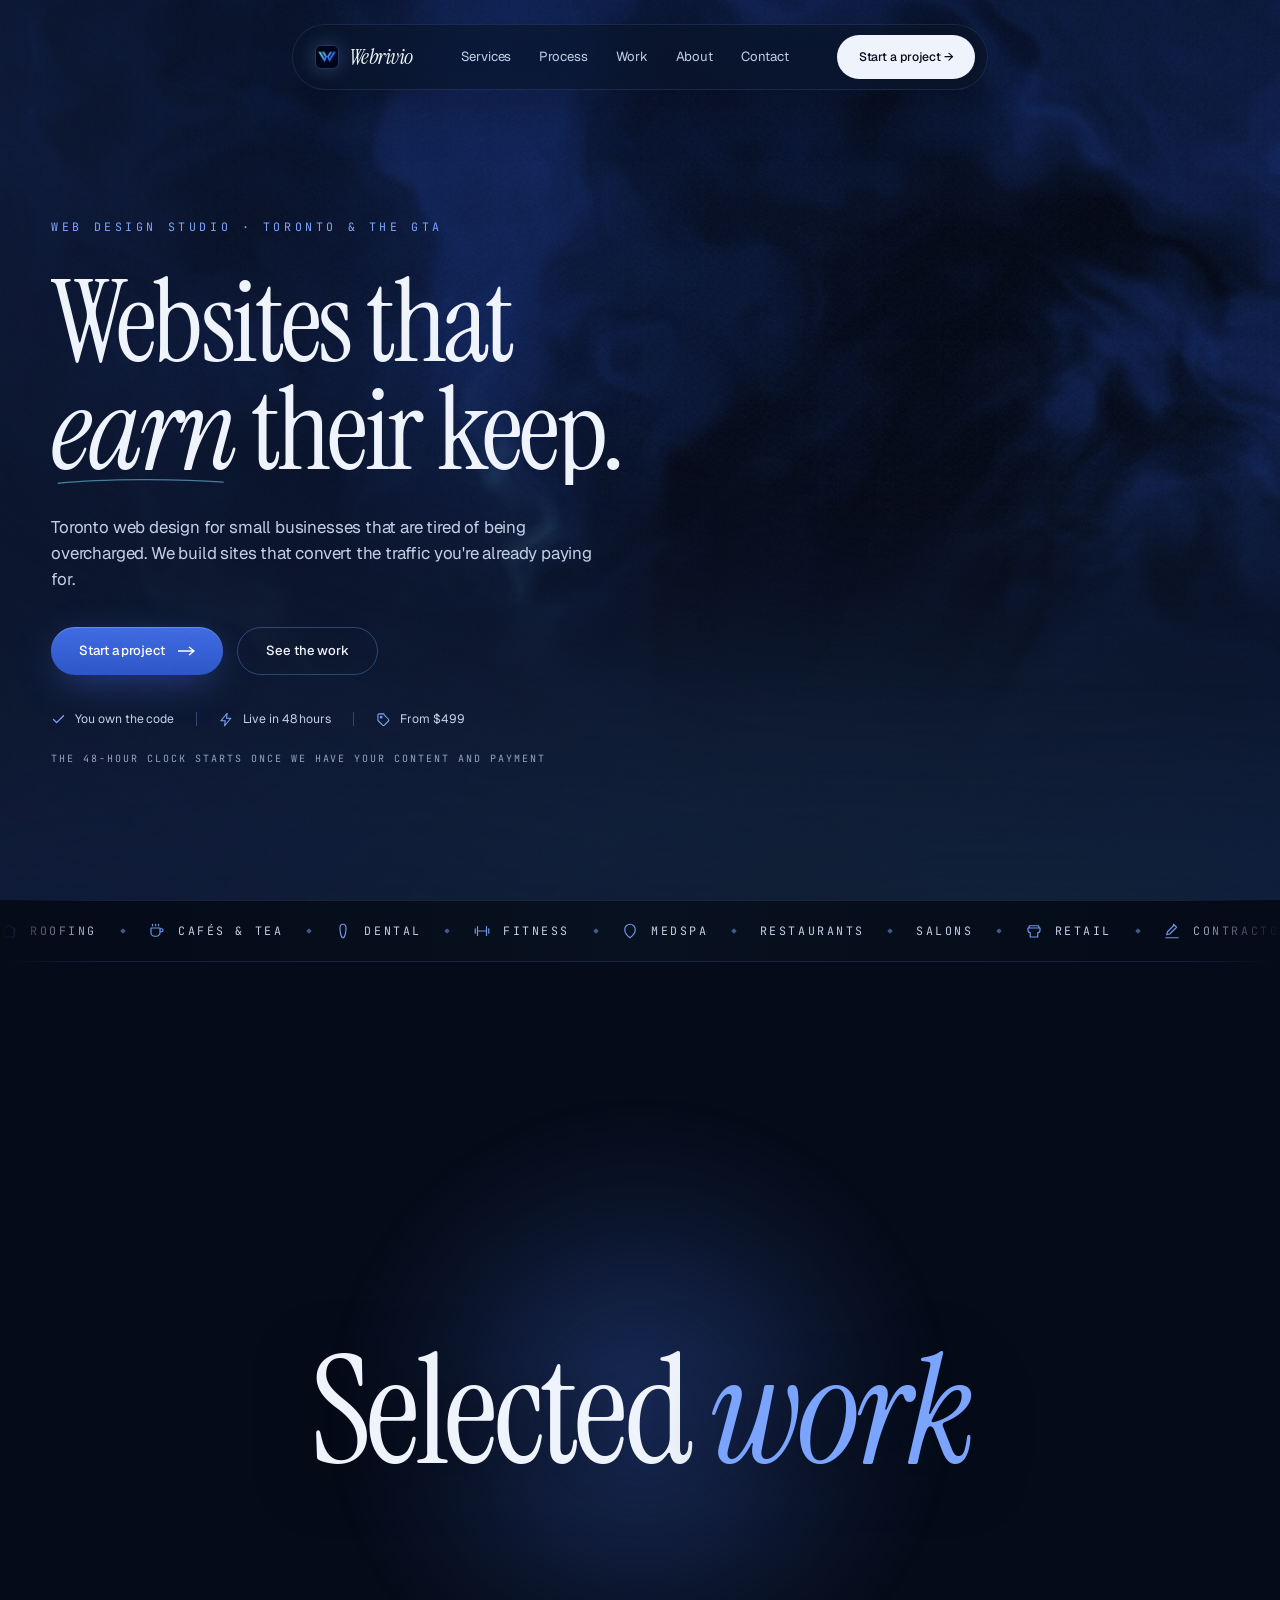
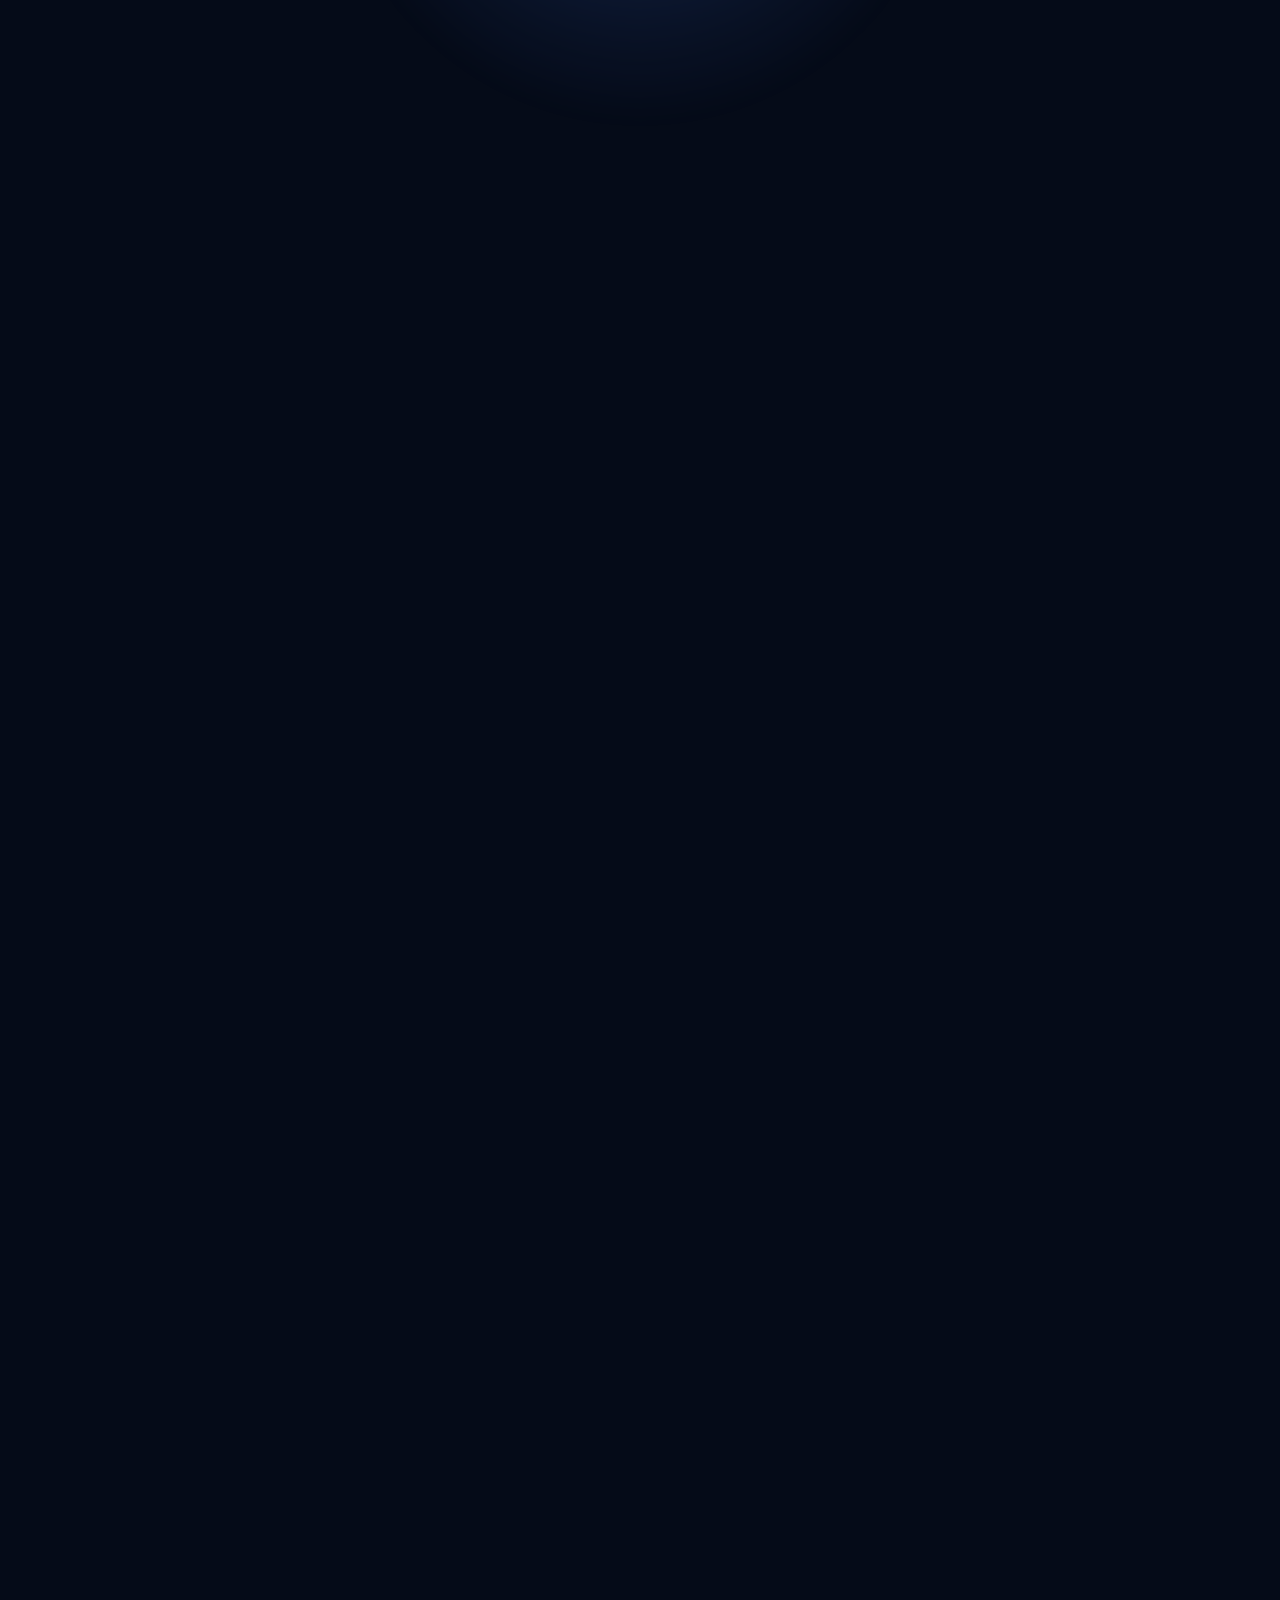
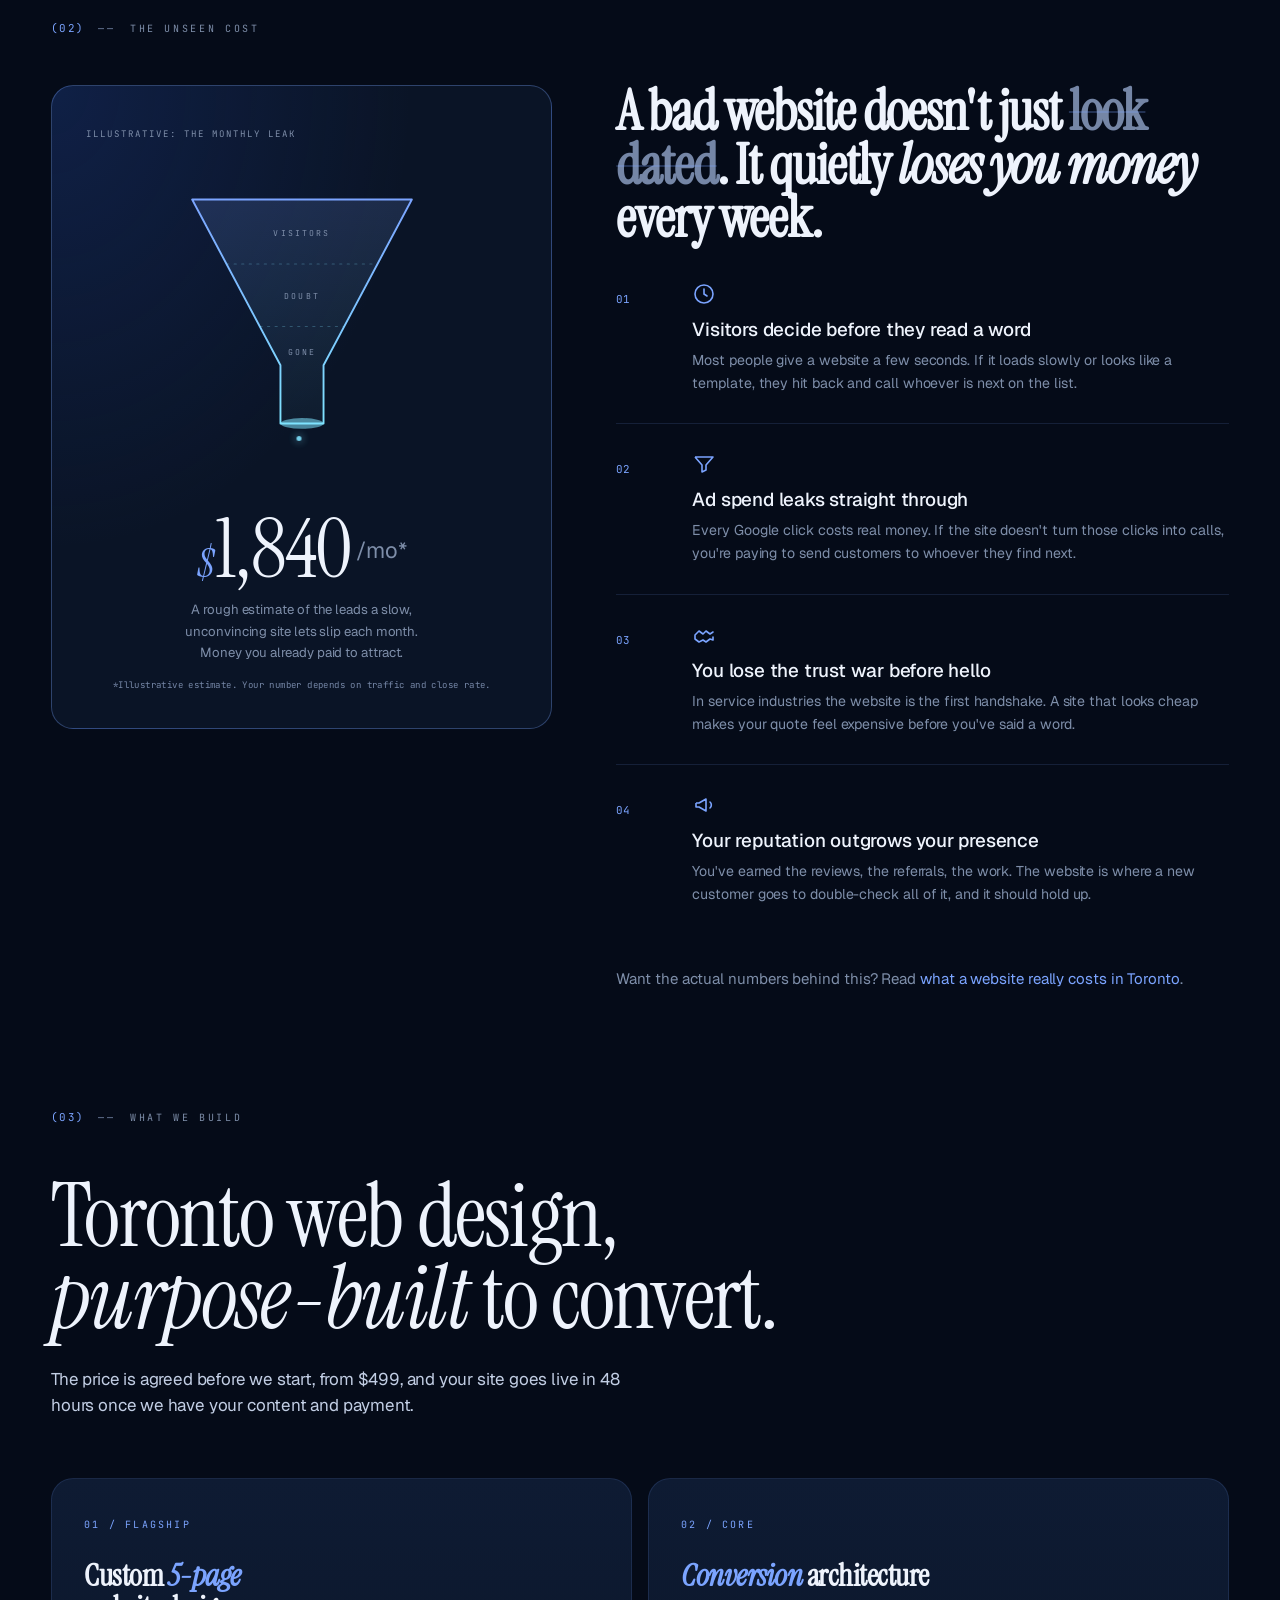
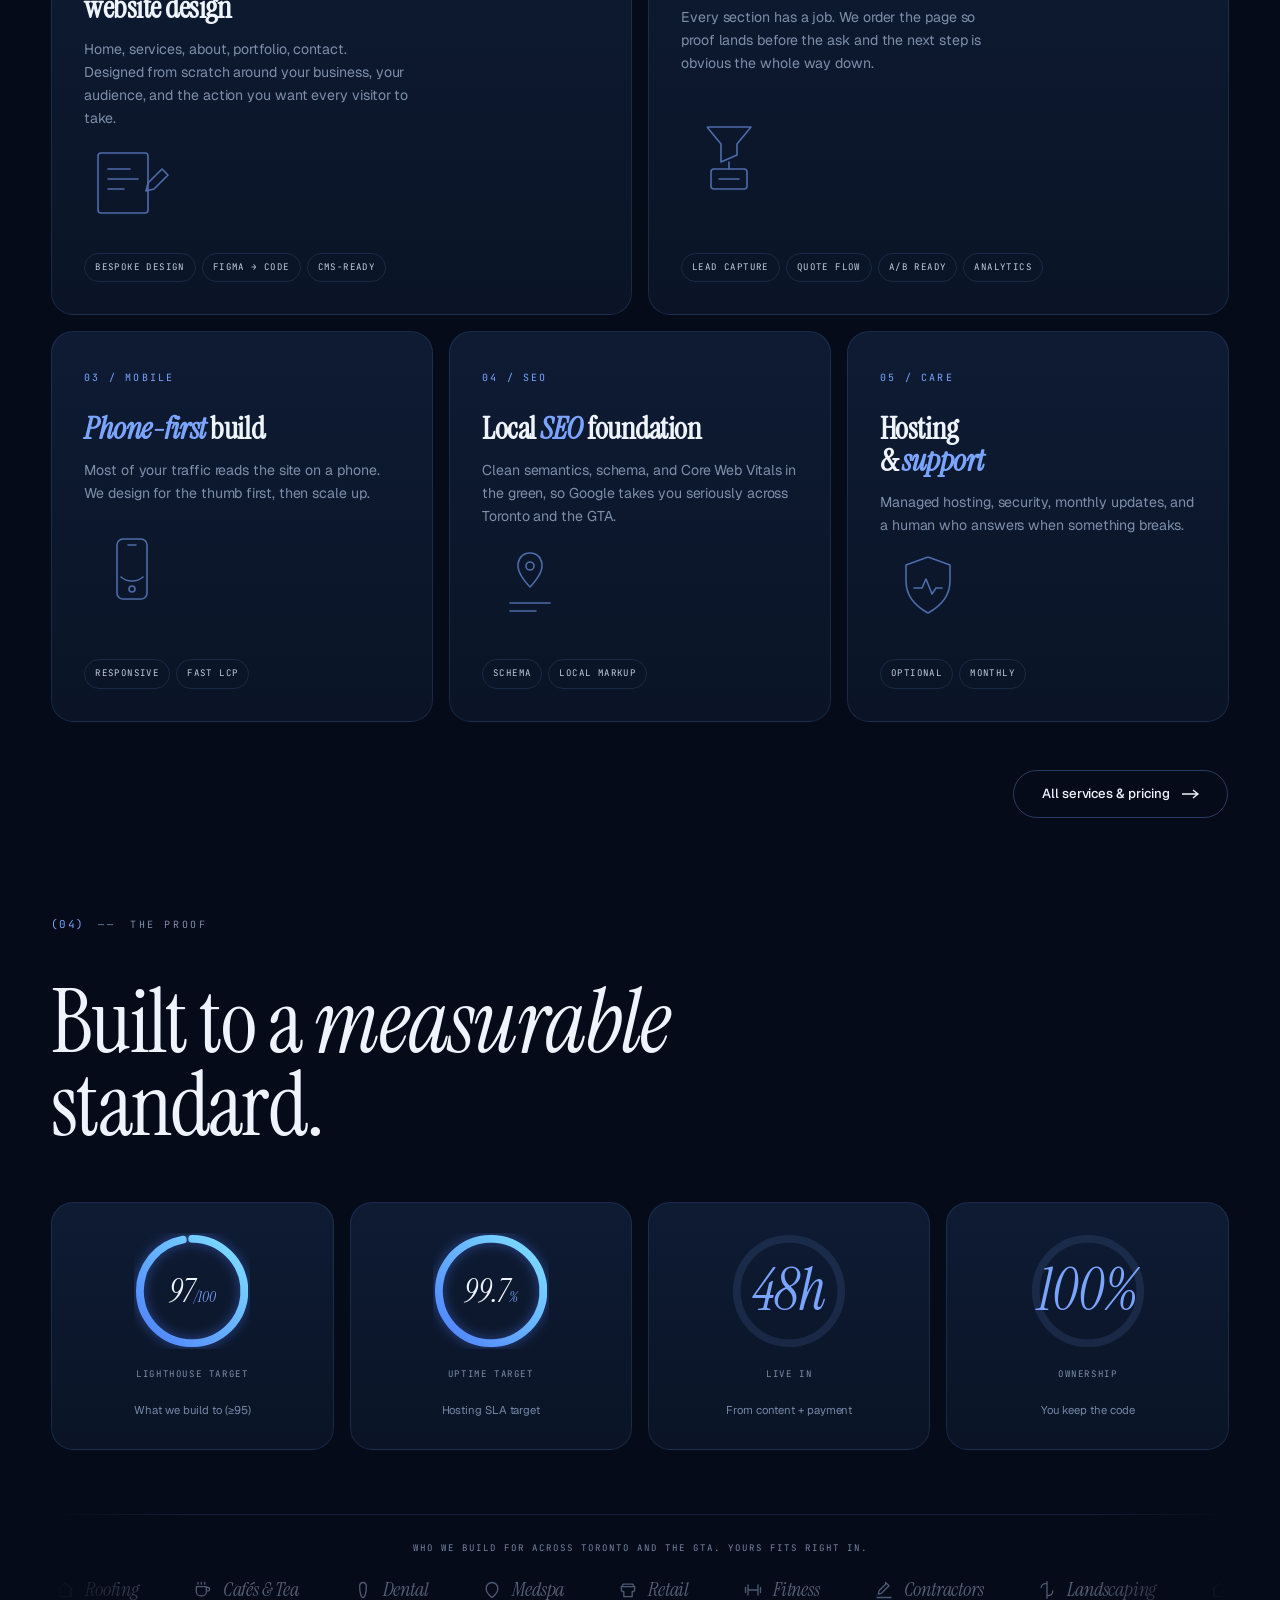
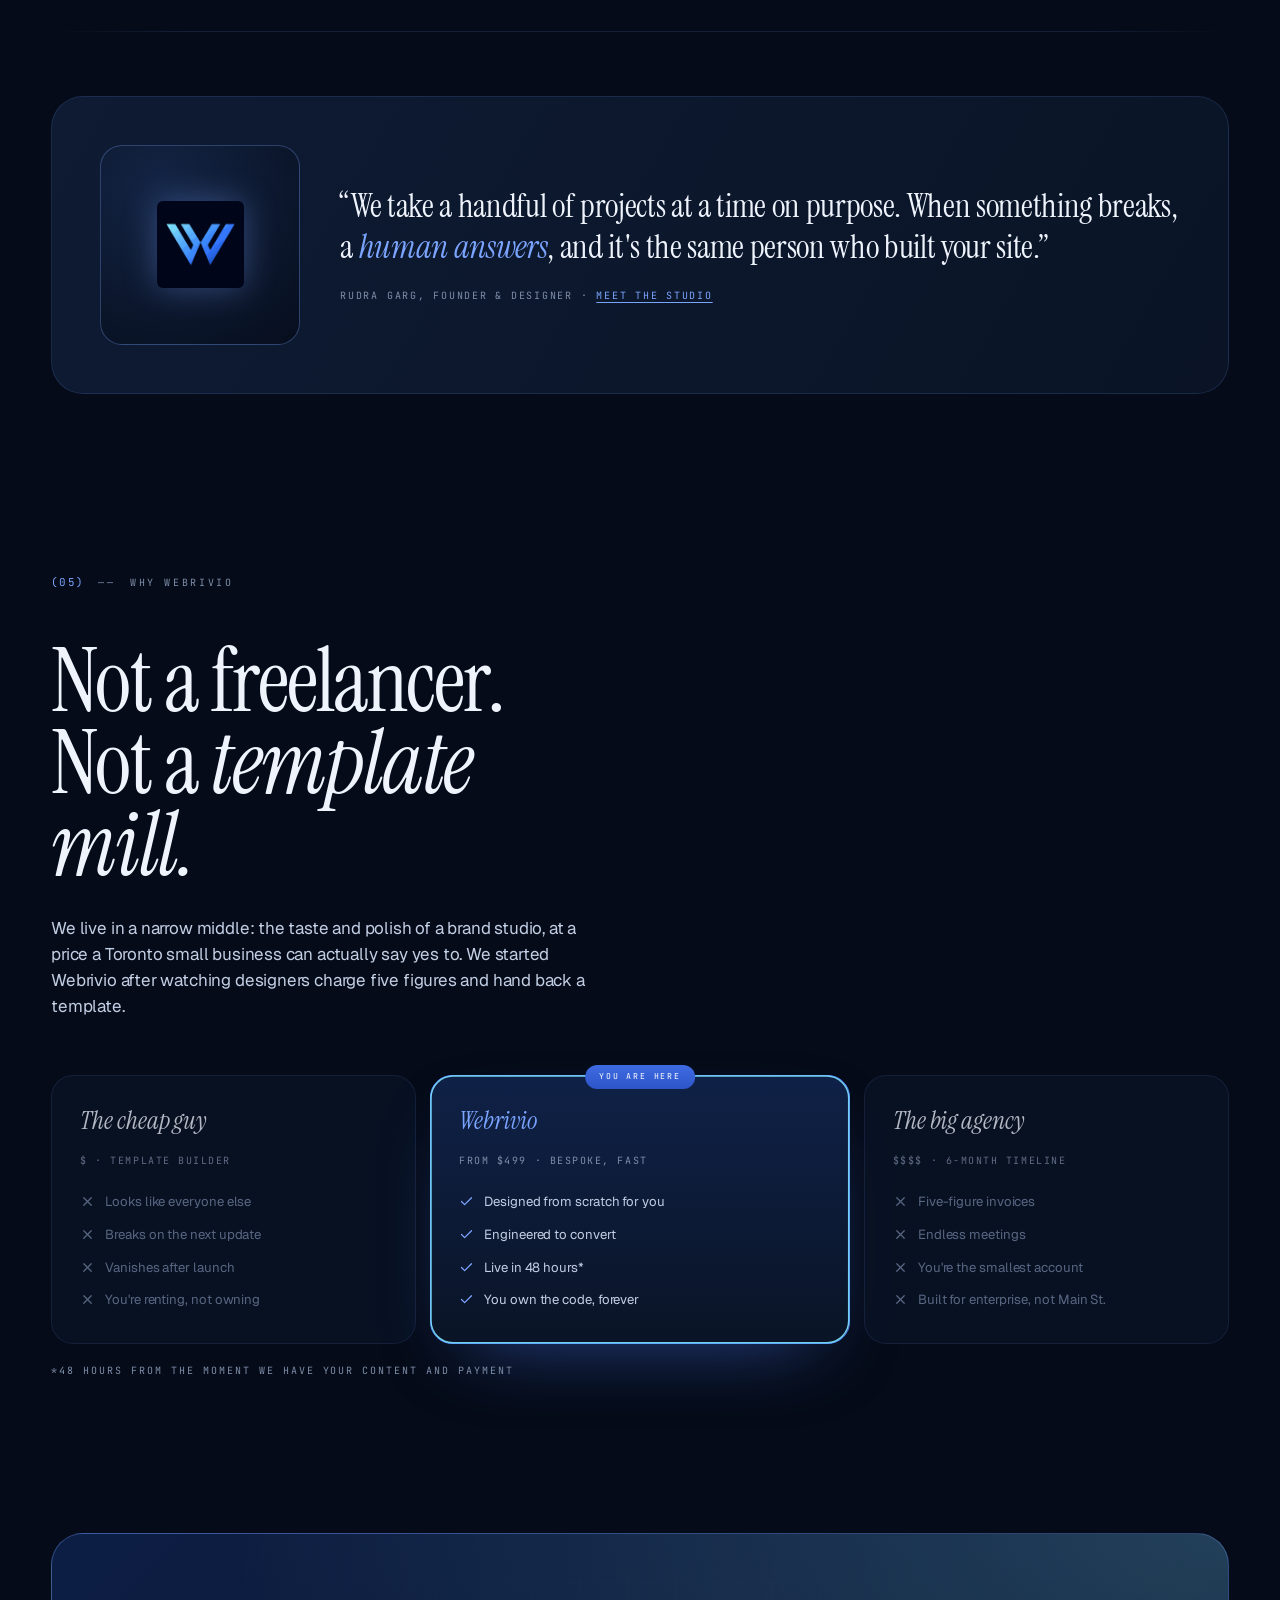
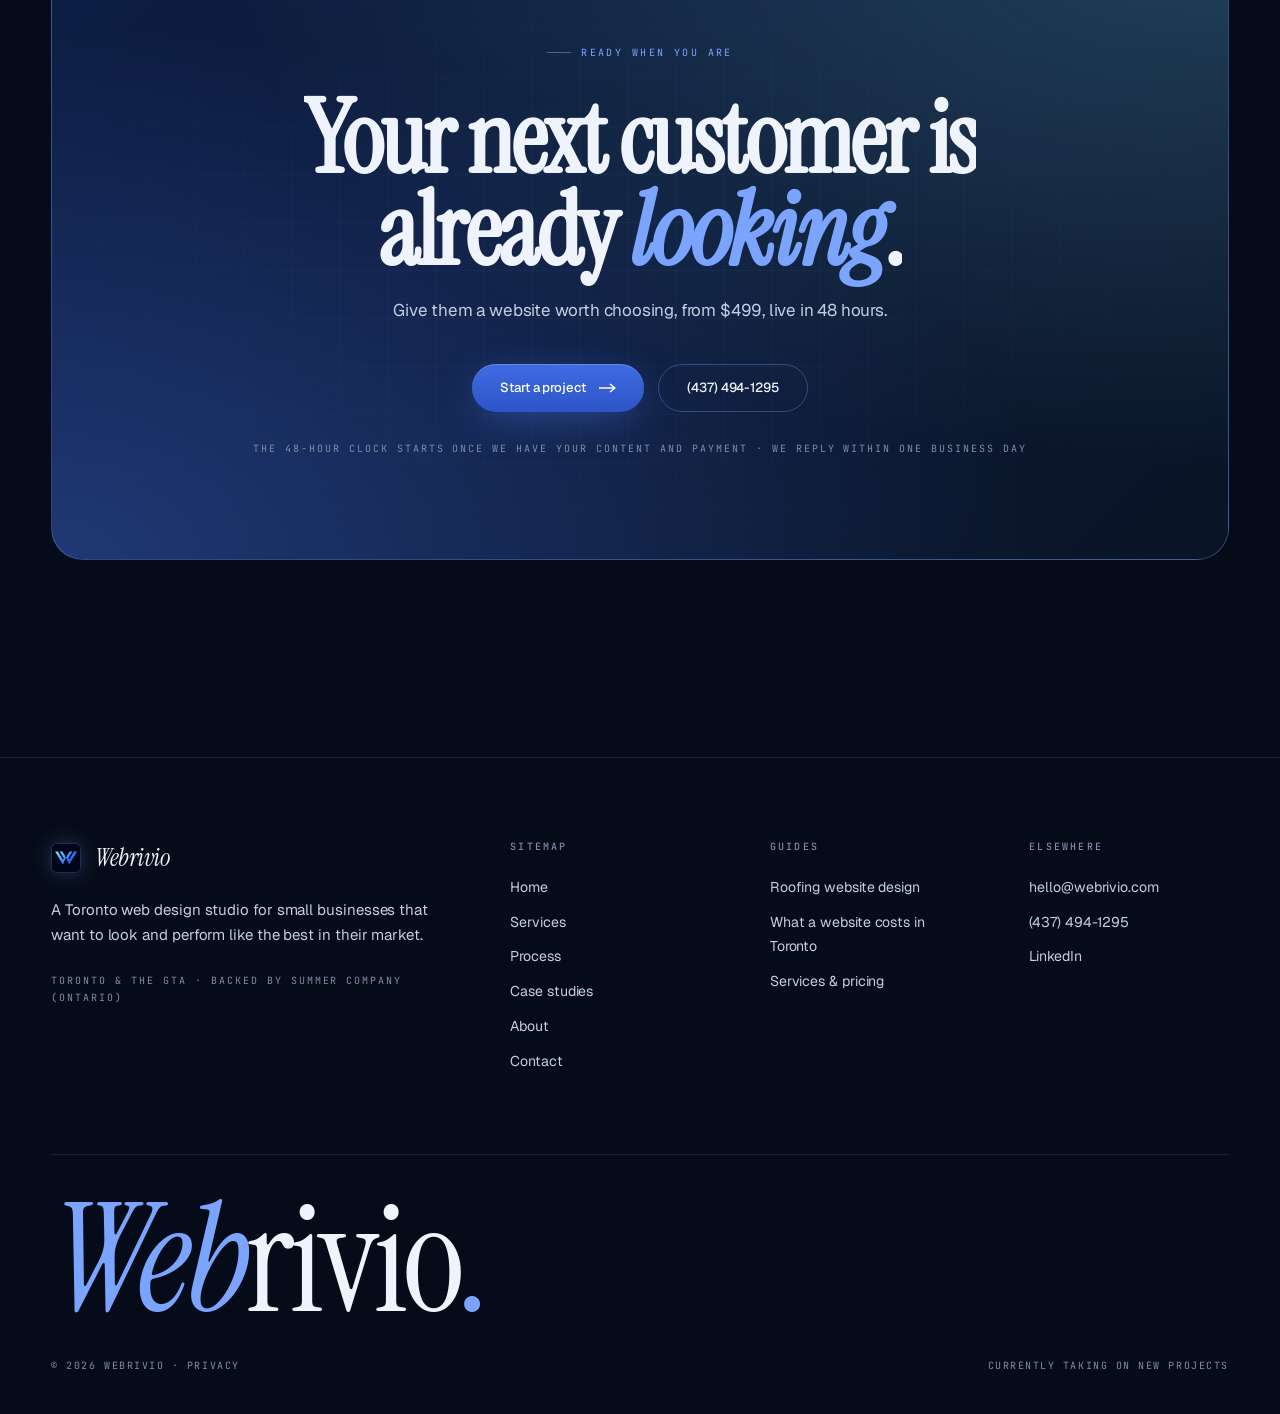
<file: index.html>
<!doctype html>
<html lang="en-CA">
<head>
<meta charset="utf-8" />
<script>document.documentElement.classList.add('js');try{if(sessionStorage.getItem('wv-pt')){sessionStorage.removeItem('wv-pt');document.documentElement.classList.add('pt-enter');}}catch(e){}</script>
<meta name="viewport" content="width=device-width, initial-scale=1, viewport-fit=cover" />
<meta name="theme-color" content="#050B18" />
<meta name="color-scheme" content="dark" />

<title>Web Design Toronto from $499 | Webrivio</title>
<meta name="description" content="We build custom websites for Toronto small businesses from $499, live in 48 hours once your content and payment are in. Serving Toronto and the GTA." />
<link rel="canonical" href="https://webrivio.com/" />

<!-- Open Graph -->
<meta property="og:type" content="website" />
<meta property="og:site_name" content="Webrivio" />
<meta property="og:url" content="https://webrivio.com/" />
<meta property="og:title" content="Web design in Toronto from $499" />
<meta property="og:description" content="We build custom websites for small businesses across Toronto and the GTA, from $499, live in 48 hours once we have your content and payment." />
<meta property="og:image" content="https://webrivio.com/assets/og-image.jpg" />
<meta property="og:image:type" content="image/jpeg" />
<meta property="og:image:width" content="1200" />
<meta property="og:image:height" content="630" />
<meta property="og:image:alt" content="Webrivio, a web design studio in Toronto" />
<meta property="og:locale" content="en_CA" />

<!-- Twitter -->
<meta name="twitter:card" content="summary_large_image" />
<meta name="twitter:title" content="Web design in Toronto from $499" />
<meta name="twitter:description" content="We build custom websites for small businesses across Toronto and the GTA, from $499, live in 48 hours once we have your content and payment." />
<meta name="twitter:image" content="https://webrivio.com/assets/og-image.jpg" />
<meta name="twitter:image:alt" content="Webrivio, a web design studio in Toronto" />

<!-- Icons & manifest -->
<link rel="icon" href="/favicon.ico" sizes="any" />
<link rel="icon" type="image/png" sizes="16x16" href="/assets/favicon-16.png" />
<link rel="icon" type="image/png" sizes="32x32" href="/assets/favicon-32.png" />
<link rel="icon" type="image/png" sizes="48x48" href="/assets/favicon-48.png" />
<link rel="icon" type="image/png" sizes="96x96" href="/assets/icon-96.png" />
<link rel="icon" type="image/png" sizes="192x192" href="/assets/icon-192.png" />
<link rel="apple-touch-icon" sizes="180x180" href="/assets/apple-touch-icon.png" />
<link rel="manifest" href="/site.webmanifest" />

<!-- Fonts + CSS -->
<link rel="preconnect" href="https://fonts.googleapis.com" />
<link rel="preconnect" href="https://fonts.gstatic.com" crossorigin />
<link rel="preload" as="style" href="https://fonts.googleapis.com/css2?family=Instrument+Serif:ital@0;1&family=Geist:wght@300;400;500;600&family=JetBrains+Mono:wght@400;500&display=swap" />
<link rel="stylesheet" href="https://fonts.googleapis.com/css2?family=Instrument+Serif:ital@0;1&family=Geist:wght@300;400;500;600&family=JetBrains+Mono:wght@400;500&display=swap" media="print" onload="this.media='all'" />
<noscript><link rel="stylesheet" href="https://fonts.googleapis.com/css2?family=Instrument+Serif:ital@0;1&family=Geist:wght@300;400;500;600&family=JetBrains+Mono:wght@400;500&display=swap" /></noscript>
<link rel="stylesheet" href="/assets/styles.css" />
<link rel="stylesheet" href="/assets/enhance.css" />
<link rel="stylesheet" href="/assets/orbit.css" />

<!-- Page-local CSS. Two jobs only:
     1. LCP — the hero no longer waits on app.js. Its entrance is pure CSS and the
        H1 itself never animates opacity, so it paints on first frame (and with JS off).
     2. Heading order — this page uses h3 inside .bullet / .compare-col to keep
        h1 -> h2 -> h3 intact; styles.css only styles the h4 variants. -->
<style>
  .hero-copy .hero-eyebrow,
  .hero-copy .lede,
  .hero-copy .hero-actions,
  .hero-copy .trust-row,
  .hero-copy .hero-note { animation: heroRise .8s var(--ease-out) both; }
  .hero-copy .hero-eyebrow { animation-delay: .04s; }
  .hero-copy .lede        { animation-delay: .16s; }
  .hero-copy .hero-actions{ animation-delay: .24s; }
  .hero-copy .trust-row   { animation-delay: .32s; }
  .hero-copy .hero-note   { animation-delay: .40s; }
  @keyframes heroRise { from { opacity: 0; transform: translateY(18px); } to { opacity: 1; transform: none; } }

  /* the H1 is the LCP element — no opacity gate, no JS dependency */
  .hero-copy h1 { opacity: 1; }

  /* signature underline draws on its own timer now that the mask class is gone */
  .hero-copy .sig-underline .u path {
    transition: none;
    animation: heroDraw .7s var(--ease-out) 1s both;
  }
  @keyframes heroDraw { from { stroke-dashoffset: 1; } to { stroke-dashoffset: 0; } }

  .hero-copy .hero-note { margin-top: 20px; }

  .bullet h3 {
    font-family: var(--sans);
    font-size: 20px;
    font-weight: 500;
    line-height: 1.35;
    letter-spacing: -0.01em;
    margin-bottom: 6px;
  }
  .compare-col h3 {
    font-family: var(--serif);
    font-size: 26px;
    font-weight: 400;
    font-style: italic;
    line-height: 1;
  }
  .compare-col.mid h3 { color: var(--accent-glow); }
  .compare-note { margin-top: 18px; }

  .founder .sig a { color: var(--accent-glow); text-decoration: underline; text-underline-offset: 3px; }
  .founder .sig a:hover { color: var(--cyan); }

  @media (max-width: 860px) {
    .bullet h3 { font-size: 18px; }
  }

  @media (prefers-reduced-motion: reduce) {
    .hero-copy .hero-eyebrow,
    .hero-copy .lede,
    .hero-copy .hero-actions,
    .hero-copy .trust-row,
    .hero-copy .hero-note { animation: none; }
    .hero-copy .sig-underline .u path { animation: none; stroke-dashoffset: 0; }
  }
</style>

<!-- Canonical entity graph — this page owns Organization / ProfessionalService / WebSite / the two Persons -->
<script type="application/ld+json">
{
  "@context": "https://schema.org",
  "@graph": [
    {
      "@type": "Organization",
      "@id": "https://webrivio.com/#organization",
      "name": "Webrivio",
      "url": "https://webrivio.com/",
      "logo": { "@type": "ImageObject", "url": "https://webrivio.com/assets/icon-512.png", "width": 512, "height": 512 },
      "image": "https://webrivio.com/assets/og-image.jpg",
      "description": "Webrivio is a Toronto web design studio that builds custom websites for small businesses, starting at $499 CAD and delivered in 48 hours once the client provides their content and payment.",
      "email": "hello@webrivio.com",
      "telephone": "+1-437-494-1295",
      "slogan": "Agency-quality websites without agency prices.",
      "knowsAbout": ["Web design","Website development","Conversion optimization","Local SEO","Small business websites","Toronto web design"],
      "founder": [ { "@id": "https://webrivio.com/#rudra" }, { "@id": "https://webrivio.com/#ayzah" } ],
      "sameAs": [ "https://www.linkedin.com/company/webrivio/" ]
    },
    {
      "@type": "ProfessionalService",
      "@id": "https://webrivio.com/#localbusiness",
      "name": "Webrivio",
      "url": "https://webrivio.com/",
      "parentOrganization": { "@id": "https://webrivio.com/#organization" },
      "image": "https://webrivio.com/assets/og-image.jpg",
      "telephone": "+1-437-494-1295",
      "email": "hello@webrivio.com",
      "priceRange": "$$",
      "currenciesAccepted": "CAD",
      "address": { "@type": "PostalAddress", "addressLocality": "Toronto", "addressRegion": "ON", "addressCountry": "CA" },
      "areaServed": [
        { "@type": "City", "name": "Toronto" }, { "@type": "City", "name": "North York" },
        { "@type": "City", "name": "Scarborough" }, { "@type": "City", "name": "Etobicoke" },
        { "@type": "City", "name": "Mississauga" }, { "@type": "City", "name": "Brampton" },
        { "@type": "City", "name": "Markham" }, { "@type": "City", "name": "Vaughan" },
        { "@type": "City", "name": "Richmond Hill" }
      ],
      "serviceType": ["Website design","Website development","Conversion optimization","Local SEO","Website hosting"],
      "makesOffer": {
        "@type": "Offer",
        "name": "Custom small-business website",
        "priceSpecification": {
          "@type": "PriceSpecification",
          "price": 499, "priceCurrency": "CAD",
          "minPrice": 499,
          "valueAddedTaxIncluded": false
        },
        "availability": "https://schema.org/InStock",
        "url": "https://webrivio.com/services"
      }
    },
    {
      "@type": "WebSite",
      "@id": "https://webrivio.com/#website",
      "url": "https://webrivio.com/",
      "name": "Webrivio",
      "publisher": { "@id": "https://webrivio.com/#organization" },
      "inLanguage": "en-CA"
    },
    {
      "@type": "Person",
      "@id": "https://webrivio.com/#rudra",
      "name": "Rudra Garg",
      "jobTitle": "Founder & Designer",
      "worksFor": { "@id": "https://webrivio.com/#organization" },
      "image": "https://webrivio.com/assets/team/rudra-garg.jpg",
      "sameAs": ["https://www.linkedin.com/in/rudgarg/"]
    },
    {
      "@type": "Person",
      "@id": "https://webrivio.com/#ayzah",
      "name": "Ayzah Ashraf",
      "jobTitle": "Co-founder, Client Relations & Outreach",
      "worksFor": { "@id": "https://webrivio.com/#organization" },
      "image": "https://webrivio.com/assets/team/ayzah-ashraf.jpg",
      "sameAs": ["https://www.linkedin.com/in/ayzah-ashraf-91668937a/"]
    }
  ]
}
</script>

<!-- Vercel Web Analytics -->
<script defer src="https://cdn.vercel-insights.com/v1/script.js"></script>
</head>
<body data-page="home">

<!-- atmosphere: wisp canvas (JS) + drafting grid overlay; depth gradient paints via CSS -->
<canvas id="atm-canvas" aria-hidden="true"></canvas>
<div class="atm-grid" aria-hidden="true"></div>

<a class="skip-link" href="#main">Skip to content</a>

<!-- shared SVG defs (gauge gradient) -->
<svg width="0" height="0" style="position:absolute" aria-hidden="true" focusable="false">
  <defs>
    <linearGradient id="gaugeGrad" x1="0" y1="0" x2="1" y2="1">
      <stop offset="0" stop-color="#4D7EFF"/>
      <stop offset="1" stop-color="#7FE3FF"/>
    </linearGradient>
  </defs>
</svg>

<div class="progress" aria-hidden="true"></div>
<div class="cursor" aria-hidden="true"></div>

<nav class="nav" aria-label="Primary">
  <div class="nav-inner">
    <a class="nav-brand" href="/" aria-label="Webrivio home">
      <img class="mark" src="/assets/logo.png" alt="" width="24" height="24" />
      <em>Webrivio</em>
    </a>
    <div class="nav-links">
      <a href="/services">Services</a>
      <a href="/process">Process</a>
      <a href="/case-studies">Work</a>
      <a href="/about">About</a>
      <a href="/contact">Contact</a>
    </div>
    <a class="nav-cta" href="/contact">Start a project <span aria-hidden="true">&rarr;</span></a>
    <button class="nav-toggle" aria-label="Open menu" aria-expanded="false" aria-controls="nav-drawer">
      <span></span><span></span><span></span>
    </button>
  </div>
</nav>
<div class="nav-drawer" id="nav-drawer" role="dialog" aria-modal="true" aria-label="Menu" aria-hidden="true">
  <a href="/services">Services</a>
  <a href="/process">Process</a>
  <a href="/case-studies">Work</a>
  <a href="/about">About</a>
  <a href="/contact">Contact</a>
  <a class="drawer-cta" href="/contact">Start a project</a>
  <span class="drawer-meta"><a href="tel:+14374941295">(437) 494-1295</a> &middot; <a href="mailto:hello@webrivio.com">hello@webrivio.com</a></span>
</div>

<main id="main">

<!-- ============ HERO ============ -->
<!-- No .reveal / .reveal-mask in here on purpose: the hero must paint without JS. -->
<header class="hero container" data-atm="0">
  <!-- living field: WebGL aurora on top of an always-painted CSS fallback -->
  <div class="hero-field" aria-hidden="true">
    <canvas id="hero-canvas"></canvas>
  </div>

  <div class="hero-copy">
    <span class="hero-eyebrow">Web design studio · Toronto &amp; the GTA</span>

    <h1 class="display">
      <span class="line"><span>Websites that</span></span>
      <span class="line"><span><em class="it sig-underline">earn<svg class="u" viewBox="0 0 120 10" preserveAspectRatio="none" aria-hidden="true"><path d="M3 7 C 34 3, 86 3, 117 6" pathLength="1"/></svg></em> their keep.</span></span>
    </h1>

    <p class="lede">
      Toronto web design for small businesses that are tired of being overcharged. We build sites that convert the traffic you're already paying for.
    </p>

    <div class="hero-actions">
      <a class="btn btn-primary" href="/contact" data-magnetic="0.25">
        <span>Start a project</span>
        <svg class="arrow" viewBox="0 0 18 10" fill="none" aria-hidden="true"><path d="M1 5h16m-5-4 5 4-5 4" stroke="currentColor" stroke-width="1.4"/></svg>
      </a>
      <a class="btn btn-ghost" href="#work">
        <span>See the work</span>
      </a>
    </div>

    <div class="trust-row" role="list" aria-label="What you get">
      <span class="trust-item" role="listitem">
        <svg viewBox="0 0 24 24" fill="none" aria-hidden="true"><path d="M20 6 9 17l-5-5" stroke="currentColor" stroke-width="2" stroke-linecap="round" stroke-linejoin="round"/></svg>
        You own the code
      </span>
      <span class="trust-sep" aria-hidden="true"></span>
      <span class="trust-item" role="listitem">
        <svg viewBox="0 0 24 24" fill="none" aria-hidden="true"><path d="M13 2 3 14h7l-1 8 10-12h-7l1-8Z" stroke="currentColor" stroke-width="1.7" stroke-linejoin="round"/></svg>
        Live in 48 hours
      </span>
      <span class="trust-sep" aria-hidden="true"></span>
      <span class="trust-item" role="listitem">
        <svg viewBox="0 0 24 24" fill="none" aria-hidden="true"><path d="M12.6 3H5a2 2 0 0 0-2 2v7.6a2 2 0 0 0 .6 1.4l7 7a2 2 0 0 0 2.8 0l6.6-6.6a2 2 0 0 0 0-2.8l-7-7A2 2 0 0 0 12.6 3Z" stroke="currentColor" stroke-width="1.7" stroke-linejoin="round"/><circle cx="8.2" cy="8.2" r="1.4" stroke="currentColor" stroke-width="1.7"/></svg>
        From $499
      </span>
    </div>

    <p class="tiny-mono hero-note">The 48-hour clock starts once we have your content and payment</p>
  </div>
</header>

<!-- ============ TICKER ============ -->
<div class="ticker" aria-hidden="true">
  <div class="ticker-track">
    <span class="ticker-item"><svg viewBox="0 0 24 24" fill="none"><path d="m3 11 9-7 9 7M5 10v10h14V10" stroke="currentColor" stroke-width="1.6" stroke-linejoin="round"/></svg><span>Roofing</span></span>
    <span class="ticker-item"><svg viewBox="0 0 24 24" fill="none"><path d="M4 8h12v6a5 5 0 0 1-5 5H9a5 5 0 0 1-5-5V8Zm12 1h2a2 2 0 0 1 0 4h-2M6 3v2M10 3v2M14 3v2" stroke="currentColor" stroke-width="1.6" stroke-linecap="round" stroke-linejoin="round"/></svg><span>Cafés &amp; Tea</span></span>
    <span class="ticker-item"><svg viewBox="0 0 24 24" fill="none"><path d="M12 3c3 0 4 2 4 5 0 4-1 13-4 13s-4-9-4-13c0-3 1-5 4-5Z" stroke="currentColor" stroke-width="1.6"/></svg><span>Dental</span></span>
    <span class="ticker-item"><svg viewBox="0 0 24 24" fill="none"><path d="M6 6v12M18 6v12M6 12h12M3 9v6M21 9v6" stroke="currentColor" stroke-width="1.6" stroke-linecap="round"/></svg><span>Fitness</span></span>
    <span class="ticker-item"><svg viewBox="0 0 24 24" fill="none"><path d="M12 21s-7-5-7-11a7 7 0 0 1 14 0c0 6-7 11-7 11Z" stroke="currentColor" stroke-width="1.6" stroke-linejoin="round"/></svg><span>Medspa</span></span>
    <span class="ticker-item"><span>Restaurants</span></span>
    <span class="ticker-item"><span>Salons</span></span>
    <span class="ticker-item"><svg viewBox="0 0 24 24" fill="none"><path d="M5 8l1-3h12l1 3M4 8h16v3a3 3 0 0 1-3 3v6H7v-6a3 3 0 0 1-3-3V8Z" stroke="currentColor" stroke-width="1.6" stroke-linejoin="round"/></svg><span>Retail</span></span>
    <span class="ticker-item"><svg viewBox="0 0 24 24" fill="none"><path d="m14 3 4 4-9 9-4 1 1-4 8-8ZM3 21h18" stroke="currentColor" stroke-width="1.6" stroke-linejoin="round"/></svg><span>Contractors</span></span>
    <span class="ticker-item"><span>Studios</span></span>
    <span class="ticker-item"><span>Clinics</span></span>
    <span class="ticker-item"><svg viewBox="0 0 24 24" fill="none"><path d="M12 2v20M5 9c0-3 3-5 7-5M19 13c0 4-3 6-7 6" stroke="currentColor" stroke-width="1.6" stroke-linecap="round"/></svg><span>Landscaping</span></span>
  </div>
</div>

<!-- ============ SELECTED WORK: the orbit (pinned, scroll-driven; see orbit.js) ============ -->
<section class="orbit" id="work" data-atm="0.3" aria-labelledby="work-title">
  <div class="orbit-pin">
    <div class="orbit-glow" aria-hidden="true"></div>
    <div class="orbit-stage" aria-hidden="true"></div>

    <div class="orbit-title">
      <h2 id="work-title">Selected <span class="it">work</span></h2>
    </div>

    <ol class="orbit-list" aria-label="Client builds">
        <li data-build="lawfirm"><a href="/case-studies#lawfirm"><span class="n">01</span><span class="t">Law firm</span></a></li>
        <li data-build="hypnotist"><a href="/case-studies#hypnotist"><span class="n">02</span><span class="t">Hypnotist</span></a></li>
        <li data-build="training"><a href="/case-studies#training"><span class="n">03</span><span class="t">Training charity</span></a></li>
        <li data-build="homeservices"><a href="/case-studies#homeservices"><span class="n">04</span><span class="t">Home services</span></a></li>
        <li data-build="roofing-v2"><a href="/case-studies#roofing"><span class="n">05</span><span class="t">Roofing</span></a></li>
        <li data-build="cleaning"><a href="/case-studies#cleaning"><span class="n">06</span><span class="t">Cleaning</span></a></li>
        <li data-build="salon-v2"><a href="/case-studies#salon"><span class="n">07</span><span class="t">Hair salon</span></a></li>
        <li data-build="foodbank"><a href="/case-studies#foodbank"><span class="n">08</span><span class="t">Food bank</span></a></li>
    </ol>
    <ul class="orbit-meta" aria-hidden="true">
        <li>Toronto · Rebuild</li>
        <li>Brampton · New build</li>
        <li>Toronto · New build</li>
        <li>Toronto · New build</li>
        <li>Muskoka · Rebuild</li>
        <li>Waterloo · Rebuild</li>
        <li>Keremeos, BC · New build</li>
        <li>Toronto · New build</li>
    </ul>

    <div class="orbit-reel">
      <a href="/case-studies#lawfirm"><span class="shot"><picture><source srcset="/assets/work/lawfirm-desk.webp" type="image/webp" /><img src="/assets/work/lawfirm-desk.jpg" alt="A Toronto law firm's website in black and gold" width="1440" height="900" loading="lazy" decoding="async" /></picture></span><span class="cap"><b>Law firm</b><span>Toronto · Rebuild</span></span></a>
      <a href="/case-studies#hypnotist"><span class="shot"><picture><source srcset="/assets/work/hypnotist-desk.webp" type="image/webp" /><img src="/assets/work/hypnotist-desk.jpg" alt="A hypnotist's website drawn as a comic book cover" width="1440" height="900" loading="lazy" decoding="async" /></picture></span><span class="cap"><b>Hypnotist</b><span>Brampton · New build</span></span></a>
      <a href="/case-studies#training"><span class="shot"><picture><source srcset="/assets/work/training-desk.webp" type="image/webp" /><img src="/assets/work/training-desk.jpg" alt="A charity training centre's website in deep green and amber" width="1440" height="900" loading="lazy" decoding="async" /></picture></span><span class="cap"><b>Training charity</b><span>Toronto · New build</span></span></a>
      <a href="/case-studies#homeservices"><span class="shot"><picture><source srcset="/assets/work/homeservices-desk.webp" type="image/webp" /><img src="/assets/work/homeservices-desk.jpg" alt="A home services company's website with a technician photo" width="1440" height="900" loading="lazy" decoding="async" /></picture></span><span class="cap"><b>Home services</b><span>Toronto · New build</span></span></a>
      <a href="/case-studies#roofing"><span class="shot"><picture><source srcset="/assets/work/roofing-v2-desk.webp" type="image/webp" /><img src="/assets/work/roofing-v2-desk.jpg" alt="A Muskoka roofing company's website with a metal roof over a lake" width="1440" height="900" loading="lazy" decoding="async" /></picture></span><span class="cap"><b>Roofing</b><span>Muskoka · Rebuild</span></span></a>
      <a href="/case-studies#cleaning"><span class="shot"><picture><source srcset="/assets/work/cleaning-desk.webp" type="image/webp" /><img src="/assets/work/cleaning-desk.jpg" alt="A cleaning company's website in cool light and navy" width="1440" height="900" loading="lazy" decoding="async" /></picture></span><span class="cap"><b>Cleaning</b><span>Waterloo · Rebuild</span></span></a>
      <a href="/case-studies#salon"><span class="shot"><picture><source srcset="/assets/work/salon-v2-desk.webp" type="image/webp" /><img src="/assets/work/salon-v2-desk.jpg" alt="A hair salon's website with a wood-panelled salon photo" width="1440" height="900" loading="lazy" decoding="async" /></picture></span><span class="cap"><b>Hair salon</b><span>Keremeos, BC · New build</span></span></a>
      <a href="/case-studies#foodbank"><span class="shot"><picture><source srcset="/assets/work/foodbank-desk.webp" type="image/webp" /><img src="/assets/work/foodbank-desk.jpg" alt="A community food bank's website leading with its opening hours" width="1440" height="900" loading="lazy" decoding="async" /></picture></span><span class="cap"><b>Food bank</b><span>Toronto · New build</span></span></a>
    </div>

    <div class="orbit-foot">
      <span class="tiny-mono">Every build here belongs to a paying client</span>
      <div class="acts">
        <a class="btn btn-ghost" href="/case-studies"><span>See the case studies</span></a>
        <a class="btn btn-primary" href="/contact" data-magnetic="0.25">
          <span>Start a project</span>
          <svg class="arrow" viewBox="0 0 18 10" fill="none" aria-hidden="true"><path d="M1 5h16m-5-4 5 4-5 4" stroke="currentColor" stroke-width="1.4"/></svg>
        </a>
      </div>
    </div>
  </div>
</section>

<!-- ============ THE UNSEEN COST ============ -->
<section class="section-pad tight" id="cost" data-atm="0.2" aria-labelledby="problem-title">
  <div class="container">
    <div class="section-label">
      <span class="num">(02)</span>
      <span class="kind">The unseen cost</span>
    </div>

    <div class="leak-wrap">
      <aside class="leak-meter reveal">
        <span class="leak-eyebrow">Illustrative: the monthly leak</span>
        <div class="funnel" aria-hidden="true">
          <svg class="funnel-svg" viewBox="0 0 260 300" preserveAspectRatio="xMidYMid meet">
            <defs>
              <linearGradient id="funnelG" x1="0" y1="0" x2="0" y2="1">
                <stop offset="0" stop-color="#7BA4FF"/>
                <stop offset="1" stop-color="#7FE3FF"/>
              </linearGradient>
              <linearGradient id="funnelFill" x1="0" y1="0" x2="0" y2="1">
                <stop offset="0" stop-color="rgba(127,164,255,0.16)"/>
                <stop offset="1" stop-color="rgba(127,227,255,0.04)"/>
              </linearGradient>
            </defs>
            <!-- funnel body: a clean, rounded intake tapering to a leaking neck -->
            <path class="funnel-fill" d="M28 32 H232 L150 186 V240 H110 V186 Z"/>
            <path class="funnel-outline" d="M28 32 H232 L150 186 V240 H110 V186 Z"/>
            <!-- chamber dividers, following the taper -->
            <line class="funnel-divider" x1="60" y1="92" x2="200" y2="92"/>
            <line class="funnel-divider" x1="91" y1="150" x2="169" y2="150"/>
            <!-- soft glow at the drain -->
            <ellipse class="funnel-drain" cx="130" cy="240" rx="20" ry="5"/>
            <!-- chamber labels -->
            <text class="funnel-label" x="130" y="66" text-anchor="middle">VISITORS</text>
            <text class="funnel-label" x="130" y="124" text-anchor="middle">DOUBT</text>
            <text class="funnel-label" x="130" y="176" text-anchor="middle">GONE</text>
          </svg>
          <div class="funnel-drips" aria-hidden="true"></div>
        </div>
        <div class="leak-exit">
          <div class="leak-amount"><span class="cur">$</span><span data-count-to="1840" data-count-comma="1" data-count-dur="2200">1,840</span><span class="per">/mo*</span></div>
          <p class="leak-sub">A rough estimate of the leads a slow, unconvincing site lets slip each month. Money you already paid to attract.</p>
        </div>
        <p class="leak-disc">*Illustrative estimate. Your number depends on traffic and close rate.</p>
      </aside>

      <div class="leak-list">
        <h2 class="split-heading reveal" id="problem-title" style="font-size:clamp(34px,4.4vw,68px); margin-bottom:36px;">
          A bad website doesn't just <span class="bad">look dated</span>.
          It quietly <span class="good">loses you money</span> every week.
        </h2>
        <div class="bullet-list" data-stagger>
          <div class="bullet reveal">
            <span class="bullet-num">01</span>
            <div>
              <span class="bullet-glyph" aria-hidden="true"><svg viewBox="0 0 24 24" fill="none"><circle pathLength="1" cx="12" cy="12" r="9" stroke="currentColor" stroke-width="1.6"/><path pathLength="1" d="M12 7v5l3 2" stroke="currentColor" stroke-width="1.6" stroke-linecap="round"/></svg></span>
              <h3>Visitors decide before they read a word</h3>
              <p>Most people give a website a few seconds. If it loads slowly or looks like a template, they hit back and call whoever is next on the list.</p>
            </div>
          </div>
          <div class="bullet reveal">
            <span class="bullet-num">02</span>
            <div>
              <span class="bullet-glyph" aria-hidden="true"><svg viewBox="0 0 24 24" fill="none"><path pathLength="1" d="M3 5h18l-7 8v5l-4 2v-7L3 5Z" stroke="currentColor" stroke-width="1.6" stroke-linejoin="round"/></svg></span>
              <h3>Ad spend leaks straight through</h3>
              <p>Every Google click costs real money. If the site doesn't turn those clicks into calls, you're paying to send customers to whoever they find next.</p>
            </div>
          </div>
          <div class="bullet reveal">
            <span class="bullet-num">03</span>
            <div>
              <span class="bullet-glyph" aria-hidden="true"><svg viewBox="0 0 24 24" fill="none"><path pathLength="1" d="M3 12l4-4 4 3 3-3 4 3 3-2M3 12v4l4 3 4-2 3 2 4-3 3 1v-3" stroke="currentColor" stroke-width="1.6" stroke-linecap="round" stroke-linejoin="round"/></svg></span>
              <h3>You lose the trust war before hello</h3>
              <p>In service industries the website is the first handshake. A site that looks cheap makes your quote feel expensive before you've said a word.</p>
            </div>
          </div>
          <div class="bullet reveal">
            <span class="bullet-num">04</span>
            <div>
              <span class="bullet-glyph" aria-hidden="true"><svg viewBox="0 0 24 24" fill="none"><path pathLength="1" d="M4 10v4h3l7 4V6l-7 4H4Z" stroke="currentColor" stroke-width="1.6" stroke-linejoin="round"/><path pathLength="1" d="M18 9a4 4 0 0 1 0 6" stroke="currentColor" stroke-width="1.6" stroke-linecap="round"/></svg></span>
              <h3>Your reputation outgrows your presence</h3>
              <p>You've earned the reviews, the referrals, the work. The website is where a new customer goes to double-check all of it, and it should hold up.</p>
            </div>
          </div>
        </div>
        <p class="reveal" style="margin-top: 32px; color: var(--mute);">Want the actual numbers behind this? Read <a href="/website-cost-toronto" style="color: var(--accent-glow);">what a website really costs in Toronto</a>.</p>
      </div>
    </div>
  </div>
</section>

<!-- ============ WHAT WE BUILD ============ -->
<section class="section-pad tight" style="padding-top: 40px;" data-atm="0.25" aria-labelledby="services-title">
  <div class="container">
    <div class="section-label">
      <span class="num">(03)</span>
      <span class="kind">What we build</span>
    </div>

    <h2 class="display reveal" id="services-title" style="max-width: 19ch; margin-bottom: 26px;">
      Toronto web design, <span class="it">purpose-built</span> to convert.
    </h2>
    <p class="lede reveal" style="max-width: 54ch; margin-bottom: 60px;">
      The price is agreed before we start, from $499, and your site goes live in 48 hours once we have your content and payment.
    </p>

    <div class="services-grid">
      <article class="service-card wide reveal">
        <div>
          <span class="service-num">01 / Flagship</span>
          <h3 style="margin-top: 24px;">Custom <span class="it">5-page</span><br/>website design</h3>
          <p>Home, services, about, portfolio, contact. Designed from scratch around your business, your audience, and the action you want every visitor to take.</p>
        </div>
        <span class="card-schematic" aria-hidden="true"><svg viewBox="0 0 96 96" fill="none">
          <rect pathLength="1" x="14" y="18" width="50" height="60" rx="3" stroke="currentColor" stroke-width="1.6"/>
          <path pathLength="1" d="M24 34h22M24 44h30M24 54h16" stroke="currentColor" stroke-width="1.6" stroke-linecap="round"/>
          <path pathLength="1" d="M64 48 78 34l6 6-14 14-8 2 2-8Z" stroke="currentColor" stroke-width="1.6" stroke-linejoin="round"/>
        </svg></span>
        <div class="tags">
          <span class="tag">Bespoke design</span>
          <span class="tag">Figma → Code</span>
          <span class="tag">CMS-ready</span>
        </div>
      </article>

      <article class="service-card tall reveal">
        <div>
          <span class="service-num">02 / Core</span>
          <h3 style="margin-top: 24px;"><span class="it">Conversion</span> architecture</h3>
          <p>Every section has a job. We order the page so proof lands before the ask and the next step is obvious the whole way down.</p>
        </div>
        <span class="card-schematic" aria-hidden="true"><svg viewBox="0 0 96 96" fill="none">
          <path pathLength="1" d="M26 20h44L56 37v11l-16 7V37L26 20Z" stroke="currentColor" stroke-width="1.6" stroke-linejoin="round"/>
          <rect pathLength="1" x="30" y="62" width="36" height="20" rx="3" stroke="currentColor" stroke-width="1.6"/>
          <path pathLength="1" d="M48 55v7M38 72h20" stroke="currentColor" stroke-width="1.6" stroke-linecap="round"/>
        </svg></span>
        <div class="tags">
          <span class="tag">Lead capture</span>
          <span class="tag">Quote flow</span>
          <span class="tag">A/B ready</span>
          <span class="tag">Analytics</span>
        </div>
      </article>

      <article class="service-card reveal">
        <div>
          <span class="service-num">03 / Mobile</span>
          <h3 style="margin-top: 24px;"><span class="it">Phone-first</span> build</h3>
          <p>Most of your traffic reads the site on a phone. We design for the thumb first, then scale up.</p>
        </div>
        <span class="card-schematic" aria-hidden="true"><svg viewBox="0 0 96 96" fill="none">
          <rect pathLength="1" x="33" y="14" width="30" height="60" rx="6" stroke="currentColor" stroke-width="1.6"/>
          <path pathLength="1" d="M44 20h8" stroke="currentColor" stroke-width="1.6" stroke-linecap="round"/>
          <path pathLength="1" d="M37 52a17 17 0 0 0 22 0" stroke="currentColor" stroke-width="1.6" stroke-linecap="round"/>
          <circle pathLength="1" cx="48" cy="64" r="3" stroke="currentColor" stroke-width="1.6"/>
        </svg></span>
        <div class="tags">
          <span class="tag">Responsive</span>
          <span class="tag">Fast LCP</span>
        </div>
      </article>

      <article class="service-card reveal">
        <div>
          <span class="service-num">04 / SEO</span>
          <h3 style="margin-top: 24px;">Local <span class="it">SEO</span> foundation</h3>
          <p>Clean semantics, schema, and Core Web Vitals in the green, so Google takes you seriously across Toronto and the GTA.</p>
        </div>
        <span class="card-schematic" aria-hidden="true"><svg viewBox="0 0 96 96" fill="none">
          <path pathLength="1" d="M48 16c8 0 12 6 12 13 0 9-12 21-12 21S36 38 36 29c0-7 4-13 12-13Z" stroke="currentColor" stroke-width="1.6" stroke-linejoin="round"/>
          <circle pathLength="1" cx="48" cy="29" r="4" stroke="currentColor" stroke-width="1.6"/>
          <path pathLength="1" d="M28 66h40M28 74h26" stroke="currentColor" stroke-width="1.6" stroke-linecap="round"/>
        </svg></span>
        <div class="tags">
          <span class="tag">Schema</span>
          <span class="tag">Local markup</span>
        </div>
      </article>

      <article class="service-card reveal">
        <div>
          <span class="service-num">05 / Care</span>
          <h3 style="margin-top: 24px;">Hosting<br/>&amp; <span class="it">support</span></h3>
          <p>Managed hosting, security, monthly updates, and a human who answers when something breaks.</p>
        </div>
        <span class="card-schematic" aria-hidden="true"><svg viewBox="0 0 96 96" fill="none">
          <path pathLength="1" d="M48 16 70 24v16c0 16-11 26-22 32-11-6-22-16-22-32V24l22-8Z" stroke="currentColor" stroke-width="1.6" stroke-linejoin="round"/>
          <path pathLength="1" d="M34 47h8l4-9 6 15 4-6h6" stroke="currentColor" stroke-width="1.6" stroke-linecap="round" stroke-linejoin="round"/>
        </svg></span>
        <div class="tags">
          <span class="tag">Optional</span>
          <span class="tag">Monthly</span>
        </div>
      </article>
    </div>

    <div style="margin-top: 48px; display: flex; justify-content: flex-end;">
      <a class="btn btn-ghost reveal" href="/services">
        <span>All services &amp; pricing</span>
        <svg class="arrow" viewBox="0 0 18 10" fill="none" aria-hidden="true"><path d="M1 5h16m-5-4 5 4-5 4" stroke="currentColor" stroke-width="1.4"/></svg>
      </a>
    </div>
  </div>
</section>

<!-- ============ PROOF ============ -->
<section class="section-pad" style="padding-top: 20px;" data-atm="0.3" aria-labelledby="proof-title">
  <div class="container">
    <div class="section-label">
      <span class="num">(04)</span>
      <span class="kind">The proof</span>
    </div>

    <h2 class="display reveal" id="proof-title" style="max-width: 16ch; margin-bottom: 56px;">
      Built to a <span class="it">measurable</span> standard.
    </h2>

    <div class="proof-gauges">
      <div class="gauge-card reveal">
        <div class="gauge" data-gauge="97">
          <svg viewBox="0 0 120 120" aria-hidden="true"><circle class="track" cx="60" cy="60" r="54"/><circle class="val" cx="60" cy="60" r="54"/></svg>
          <div class="gauge-center"><span class="n"><span data-count-to="97" data-count-dur="1700">97</span><span class="u">/100</span></span></div>
        </div>
        <div class="g-label">Lighthouse target</div>
        <div class="g-note">What we build to (≥95)</div>
      </div>

      <div class="gauge-card reveal">
        <div class="gauge" data-gauge="99.9">
          <svg viewBox="0 0 120 120" aria-hidden="true"><circle class="track" cx="60" cy="60" r="54"/><circle class="val" cx="60" cy="60" r="54"/></svg>
          <div class="gauge-center"><span class="n"><span data-count-to="99.9" data-count-dec="1" data-count-dur="1700">99.9</span><span class="u">%</span></span></div>
        </div>
        <div class="g-label">Uptime target</div>
        <div class="g-note">Hosting SLA target</div>
      </div>

      <div class="gauge-card reveal">
        <div class="gauge">
          <svg viewBox="0 0 120 120" aria-hidden="true"><circle class="track" cx="60" cy="60" r="54"/></svg>
          <div class="glyph">48h</div>
        </div>
        <div class="g-label">Live in</div>
        <div class="g-note">From content + payment</div>
      </div>

      <div class="gauge-card reveal">
        <div class="gauge">
          <svg viewBox="0 0 120 120" aria-hidden="true"><circle class="track" cx="60" cy="60" r="54"/></svg>
          <div class="glyph">100%</div>
        </div>
        <div class="g-label">Ownership</div>
        <div class="g-note">You keep the code</div>
      </div>
    </div>

    <!-- Niches marquee (honest: a few categories we design for, not client logos) -->
    <div class="logo-strip reveal" aria-hidden="true">
      <p class="logo-strip-head">Who we build for across Toronto and the GTA. Yours fits right in.</p>
      <div class="logo-track">
        <span class="logo-chip"><svg viewBox="0 0 24 24" fill="none"><path d="m3 11 9-7 9 7M5 10v10h14V10" stroke="currentColor" stroke-width="1.6" stroke-linejoin="round"/></svg><span>Roofing</span></span>
        <span class="logo-chip"><svg viewBox="0 0 24 24" fill="none"><path d="M4 8h12v6a5 5 0 0 1-5 5H9a5 5 0 0 1-5-5V8Zm12 1h2a2 2 0 0 1 0 4h-2M6 3v2M10 3v2M14 3v2" stroke="currentColor" stroke-width="1.6" stroke-linecap="round" stroke-linejoin="round"/></svg><span>Cafés &amp; Tea</span></span>
        <span class="logo-chip"><svg viewBox="0 0 24 24" fill="none"><path d="M12 3c3 0 4 2 4 5 0 4-1 13-4 13s-4-9-4-13c0-3 1-5 4-5Z" stroke="currentColor" stroke-width="1.6"/></svg><span>Dental</span></span>
        <span class="logo-chip"><svg viewBox="0 0 24 24" fill="none"><path d="M12 21s-7-5-7-11a7 7 0 0 1 14 0c0 6-7 11-7 11Z" stroke="currentColor" stroke-width="1.6" stroke-linejoin="round"/></svg><span>Medspa</span></span>
        <span class="logo-chip"><svg viewBox="0 0 24 24" fill="none"><path d="M5 8l1-3h12l1 3M4 8h16v3a3 3 0 0 1-3 3v6H7v-6a3 3 0 0 1-3-3V8Z" stroke="currentColor" stroke-width="1.6" stroke-linejoin="round"/></svg><span>Retail</span></span>
        <span class="logo-chip"><svg viewBox="0 0 24 24" fill="none"><path d="M6 6v12M18 6v12M6 12h12M3 9v6M21 9v6" stroke="currentColor" stroke-width="1.6" stroke-linecap="round"/></svg><span>Fitness</span></span>
        <span class="logo-chip"><svg viewBox="0 0 24 24" fill="none"><path d="m14 3 4 4-9 9-4 1 1-4 8-8ZM3 21h18" stroke="currentColor" stroke-width="1.6" stroke-linejoin="round"/></svg><span>Contractors</span></span>
        <span class="logo-chip"><svg viewBox="0 0 24 24" fill="none"><path d="M12 2v20M5 9c0-3 3-5 7-5M19 13c0 4-3 6-7 6" stroke="currentColor" stroke-width="1.6" stroke-linecap="round"/></svg><span>Landscaping</span></span>
      </div>
    </div>

    <!-- Founder / human moment (photo-free: the brand mark is the visual) -->
    <div class="founder reveal">
      <div class="founder-mark" aria-hidden="true">
        <img src="/assets/logo.png" alt="" width="88" height="88" />
      </div>
      <div>
        <blockquote>“We take a handful of projects at a time on purpose. When something breaks, a <span class="it">human answers</span>, and it's the same person who built your site.”</blockquote>
        <div class="sig">Rudra Garg, Founder &amp; Designer · <a href="/about">Meet the studio</a></div>
      </div>
    </div>
  </div>
</section>

<!-- ============ WHY WEBRIVIO ============ -->
<section class="section-pad tight" data-atm="0.2" aria-labelledby="why-title">
  <div class="container">
    <div class="section-label">
      <span class="num">(05)</span>
      <span class="kind">Why Webrivio</span>
    </div>

    <div style="max-width: 56ch; margin-bottom: 56px;">
      <h2 class="display reveal" id="why-title" style="margin-bottom: 28px;">
        Not a freelancer.<br/>
        Not a <span class="it">template mill.</span>
      </h2>
      <p class="lede reveal">
        We live in a narrow middle: the taste and polish of a brand studio, at a price a Toronto
        small business can actually say yes to. We started Webrivio after watching designers
        charge five figures and hand back a template.
      </p>
    </div>

    <div class="compare reveal">
      <div class="compare-col">
        <h3>The cheap guy</h3>
        <span class="compare-price">$ · template builder</span>
        <ul class="compare-list">
          <li class="no"><svg viewBox="0 0 24 24" fill="none"><path d="M18 6 6 18M6 6l12 12" stroke="currentColor" stroke-width="2" stroke-linecap="round"/></svg>Looks like everyone else</li>
          <li class="no"><svg viewBox="0 0 24 24" fill="none"><path d="M18 6 6 18M6 6l12 12" stroke="currentColor" stroke-width="2" stroke-linecap="round"/></svg>Breaks on the next update</li>
          <li class="no"><svg viewBox="0 0 24 24" fill="none"><path d="M18 6 6 18M6 6l12 12" stroke="currentColor" stroke-width="2" stroke-linecap="round"/></svg>Vanishes after launch</li>
          <li class="no"><svg viewBox="0 0 24 24" fill="none"><path d="M18 6 6 18M6 6l12 12" stroke="currentColor" stroke-width="2" stroke-linecap="round"/></svg>You're renting, not owning</li>
        </ul>
      </div>
      <div class="compare-col mid">
        <svg class="mid-outline" preserveAspectRatio="none" aria-hidden="true"><rect x="0" y="0" width="100%" height="100%" rx="22" ry="22" pathLength="1"/></svg>
        <h3>Webrivio</h3>
        <span class="compare-price">From $499 · bespoke, fast</span>
        <ul class="compare-list">
          <li class="yes"><svg viewBox="0 0 24 24" fill="none"><path d="M20 6 9 17l-5-5" stroke="currentColor" stroke-width="2" stroke-linecap="round" stroke-linejoin="round"/></svg>Designed from scratch for you</li>
          <li class="yes"><svg viewBox="0 0 24 24" fill="none"><path d="M20 6 9 17l-5-5" stroke="currentColor" stroke-width="2" stroke-linecap="round" stroke-linejoin="round"/></svg>Engineered to convert</li>
          <li class="yes"><svg viewBox="0 0 24 24" fill="none"><path d="M20 6 9 17l-5-5" stroke="currentColor" stroke-width="2" stroke-linecap="round" stroke-linejoin="round"/></svg>Live in 48 hours*</li>
          <li class="yes"><svg viewBox="0 0 24 24" fill="none"><path d="M20 6 9 17l-5-5" stroke="currentColor" stroke-width="2" stroke-linecap="round" stroke-linejoin="round"/></svg>You own the code, forever</li>
        </ul>
      </div>
      <div class="compare-col">
        <h3>The big agency</h3>
        <span class="compare-price">$$$$ · 6-month timeline</span>
        <ul class="compare-list">
          <li class="no"><svg viewBox="0 0 24 24" fill="none"><path d="M18 6 6 18M6 6l12 12" stroke="currentColor" stroke-width="2" stroke-linecap="round"/></svg>Five-figure invoices</li>
          <li class="no"><svg viewBox="0 0 24 24" fill="none"><path d="M18 6 6 18M6 6l12 12" stroke="currentColor" stroke-width="2" stroke-linecap="round"/></svg>Endless meetings</li>
          <li class="no"><svg viewBox="0 0 24 24" fill="none"><path d="M18 6 6 18M6 6l12 12" stroke="currentColor" stroke-width="2" stroke-linecap="round"/></svg>You're the smallest account</li>
          <li class="no"><svg viewBox="0 0 24 24" fill="none"><path d="M18 6 6 18M6 6l12 12" stroke="currentColor" stroke-width="2" stroke-linecap="round"/></svg>Built for enterprise, not Main St.</li>
        </ul>
      </div>
    </div>

    <p class="tiny-mono compare-note reveal">*48 hours from the moment we have your content and payment</p>
  </div>
</section>

<!-- ============ FINAL CTA ============ -->
<section class="section-pad tight" data-atm="0.6" aria-labelledby="cta-title">
  <div class="container">
    <div class="cta-block">
      <span class="eyebrow" style="color: var(--accent-glow); justify-content: center; margin-bottom: 32px;">Ready when you are</span>
      <h2 id="cta-title">
        <span class="reveal-mask"><span>Your next customer is</span></span><br/>
        <span class="reveal-mask"><span>already <em class="it">looking</em>.</span></span>
      </h2>
      <p class="lede reveal">Give them a website worth choosing, from $499, live in 48 hours.</p>
      <div class="cta-actions reveal">
        <a class="btn btn-primary" href="/contact" data-magnetic="0.25">
          <span>Start a project</span>
          <svg class="arrow" viewBox="0 0 18 10" fill="none" aria-hidden="true"><path d="M1 5h16m-5-4 5 4-5 4" stroke="currentColor" stroke-width="1.4"/></svg>
        </a>
        <a class="btn btn-ghost" href="tel:+14374941295">
          <span>(437) 494-1295</span>
        </a>
      </div>
      <p class="tiny-mono reveal" style="margin-top:28px; color:var(--mute);">The 48-hour clock starts once we have your content and payment · We reply within one business day</p>
    </div>
  </div>
</section>

</main>

<!-- ============ FOOTER ============ -->
<footer role="contentinfo">
  <div class="container">
    <div class="foot-grid">
      <div>
        <div class="foot-brand-row">
          <img class="mark" src="/assets/logo.png" alt="Webrivio" width="30" height="30" />
          <span class="wordmark"><em>Webrivio</em></span>
        </div>
        <p style="color: var(--ink-soft); max-width: 38ch;">
          A Toronto web design studio for small businesses that want to look and perform like the best in their market.
        </p>
        <p class="tiny-mono" style="margin-top: 24px;">Toronto &amp; the GTA · Backed by Summer Company (Ontario)</p>
      </div>
      <div>
        <h2>Sitemap</h2>
        <ul>
          <li><a href="/">Home</a></li>
          <li><a href="/services">Services</a></li>
          <li><a href="/process">Process</a></li>
          <li><a href="/case-studies">Case studies</a></li>
          <li><a href="/about">About</a></li>
          <li><a href="/contact">Contact</a></li>
        </ul>
      </div>
      <div>
        <h2>Guides</h2>
        <ul>
          <li><a href="/roofing-website-design-toronto">Roofing website design</a></li>
          <li><a href="/website-cost-toronto">What a website costs in Toronto</a></li>
          <li><a href="/services">Services &amp; pricing</a></li>
        </ul>
      </div>
      <div>
        <h2>Elsewhere</h2>
        <ul>
          <li><a href="mailto:hello@webrivio.com">hello@webrivio.com</a></li>
          <li><a href="tel:+14374941295">(437) 494-1295</a></li>
          <li><a href="https://www.linkedin.com/company/webrivio/" rel="noopener">LinkedIn</a></li>
        </ul>
      </div>
    </div>
    <div class="foot-big reveal" aria-hidden="true"><em class="it">Web</em>rivio<span style="color: var(--accent-glow);">.</span></div>
    <div class="foot-bottom">
      <span>&copy; <span id="y2">2026</span> Webrivio · <a href="/privacy">Privacy</a></span>
      <span><a href="/contact">Currently taking on new projects</a></span>
    </div>
  </div>
</footer>

<!-- sticky mobile CTA -->
<div class="mobile-cta" aria-hidden="false">
  <a class="m-call" href="tel:+14374941295" aria-label="Call Webrivio">
    <svg viewBox="0 0 24 24" fill="none" aria-hidden="true"><path d="M22 16.9v3a2 2 0 0 1-2.2 2 19.8 19.8 0 0 1-8.6-3 19.5 19.5 0 0 1-6-6 19.8 19.8 0 0 1-3-8.6A2 2 0 0 1 4.1 2h3a2 2 0 0 1 2 1.7c.1 1 .4 1.9.7 2.8a2 2 0 0 1-.5 2.1L8.1 9.9a16 16 0 0 0 6 6l1.3-1.3a2 2 0 0 1 2.1-.4c.9.3 1.8.6 2.8.7a2 2 0 0 1 1.7 2Z" stroke="currentColor" stroke-width="1.7" stroke-linejoin="round"/></svg>
  </a>
  <a class="m-start" href="/contact">Start a project</a>
</div>

<script>document.getElementById('y2').textContent=new Date().getFullYear();</script>

<!-- baseline interactions (works with no libs) -->
<script src="/assets/app.js" defer></script>
<!-- atmosphere engine (self-skips; inits after first paint) -->
<script src="/assets/atmosphere.js" defer></script>
<!-- motion libraries (vendored, ownable) + enhancement layer -->
<script src="/assets/vendor/lenis.min.js" defer></script>
<script src="/assets/vendor/gsap.min.js" defer></script>
<script src="/assets/vendor/ScrollTrigger.min.js" defer></script>
<script src="/assets/enhance.js" defer></script>
<script src="/assets/orbit.js" defer></script>
<!-- lazy WebGL hero (self-skips on reduced-motion / low-power / no-WebGL) -->
<script src="/assets/hero.js" defer></script>

<!-- Vercel Speed Insights (static site) -->
<script>window.si=window.si||function(){(window.siq=window.siq||[]).push(arguments);};</script>
<script defer src="https://cdn.vercel-insights.com/v1/speed-insights/script.js"></script>
</body>
</html>
</file>
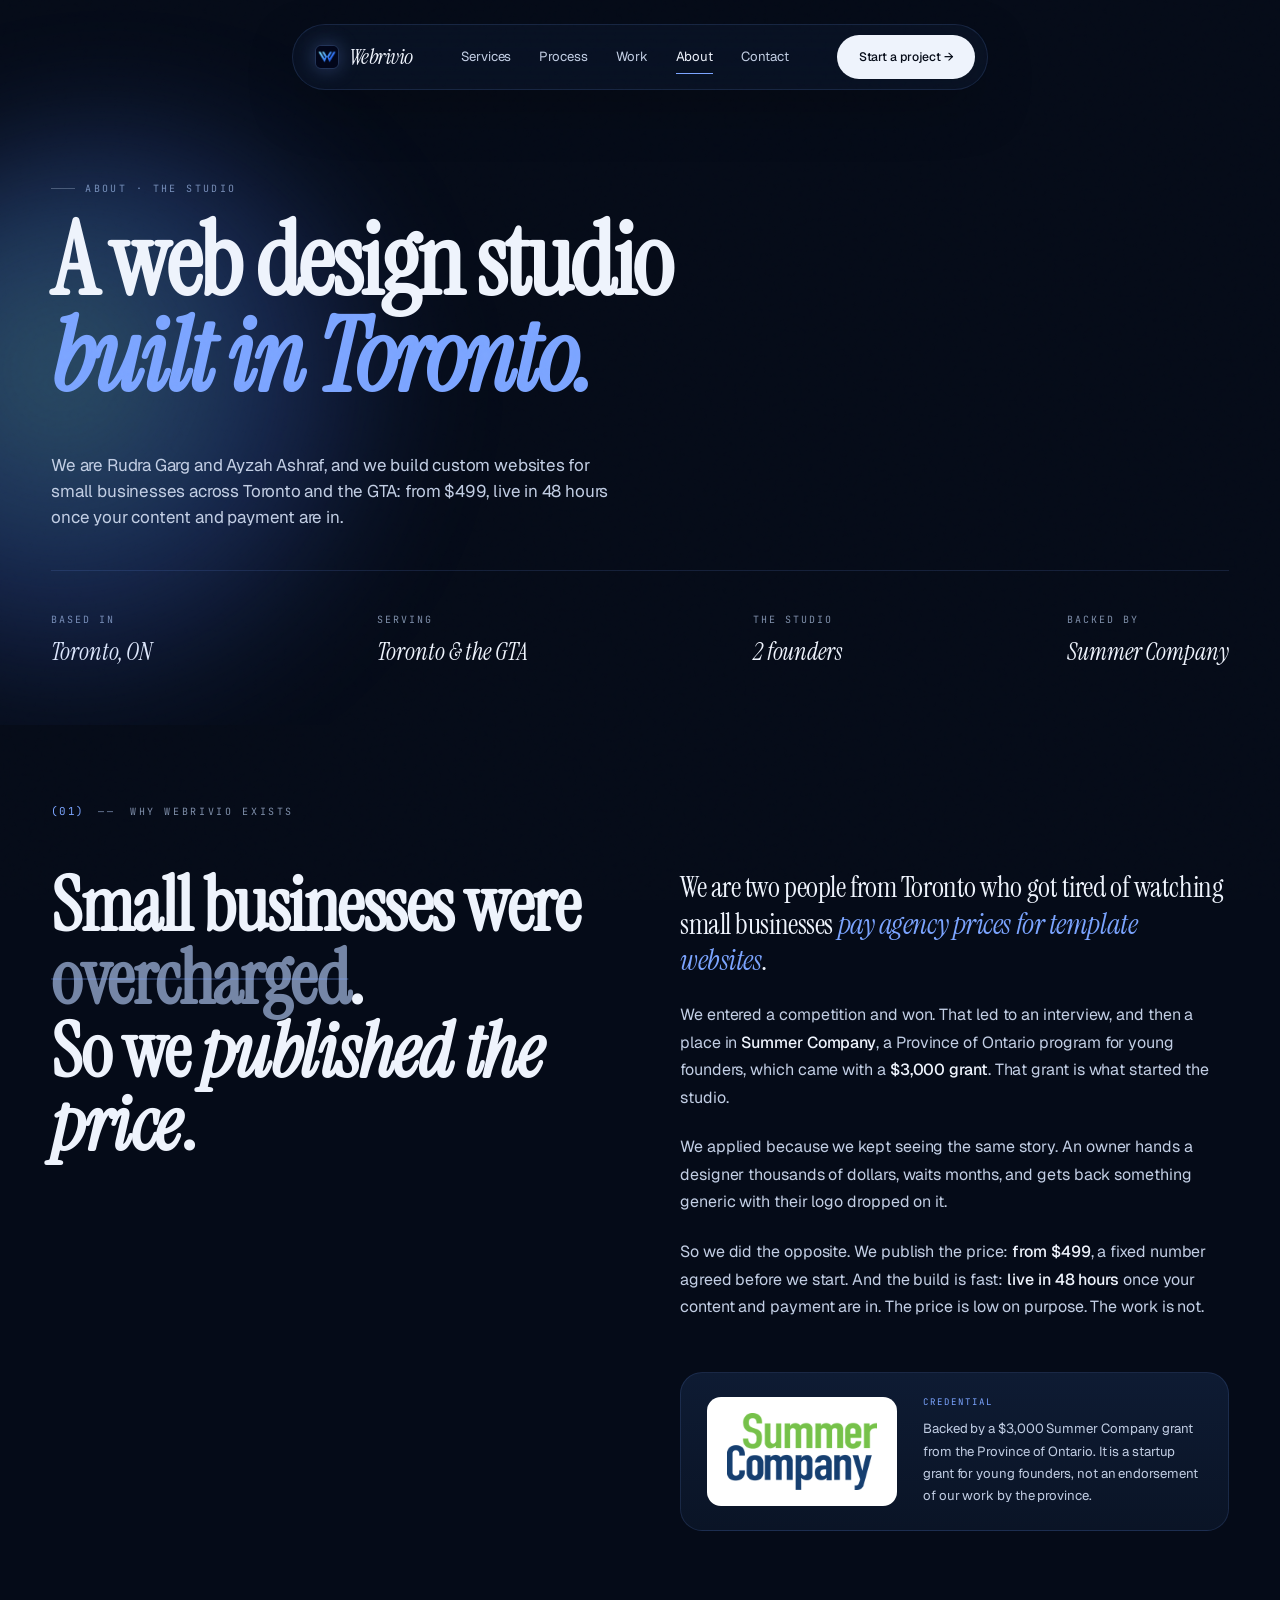
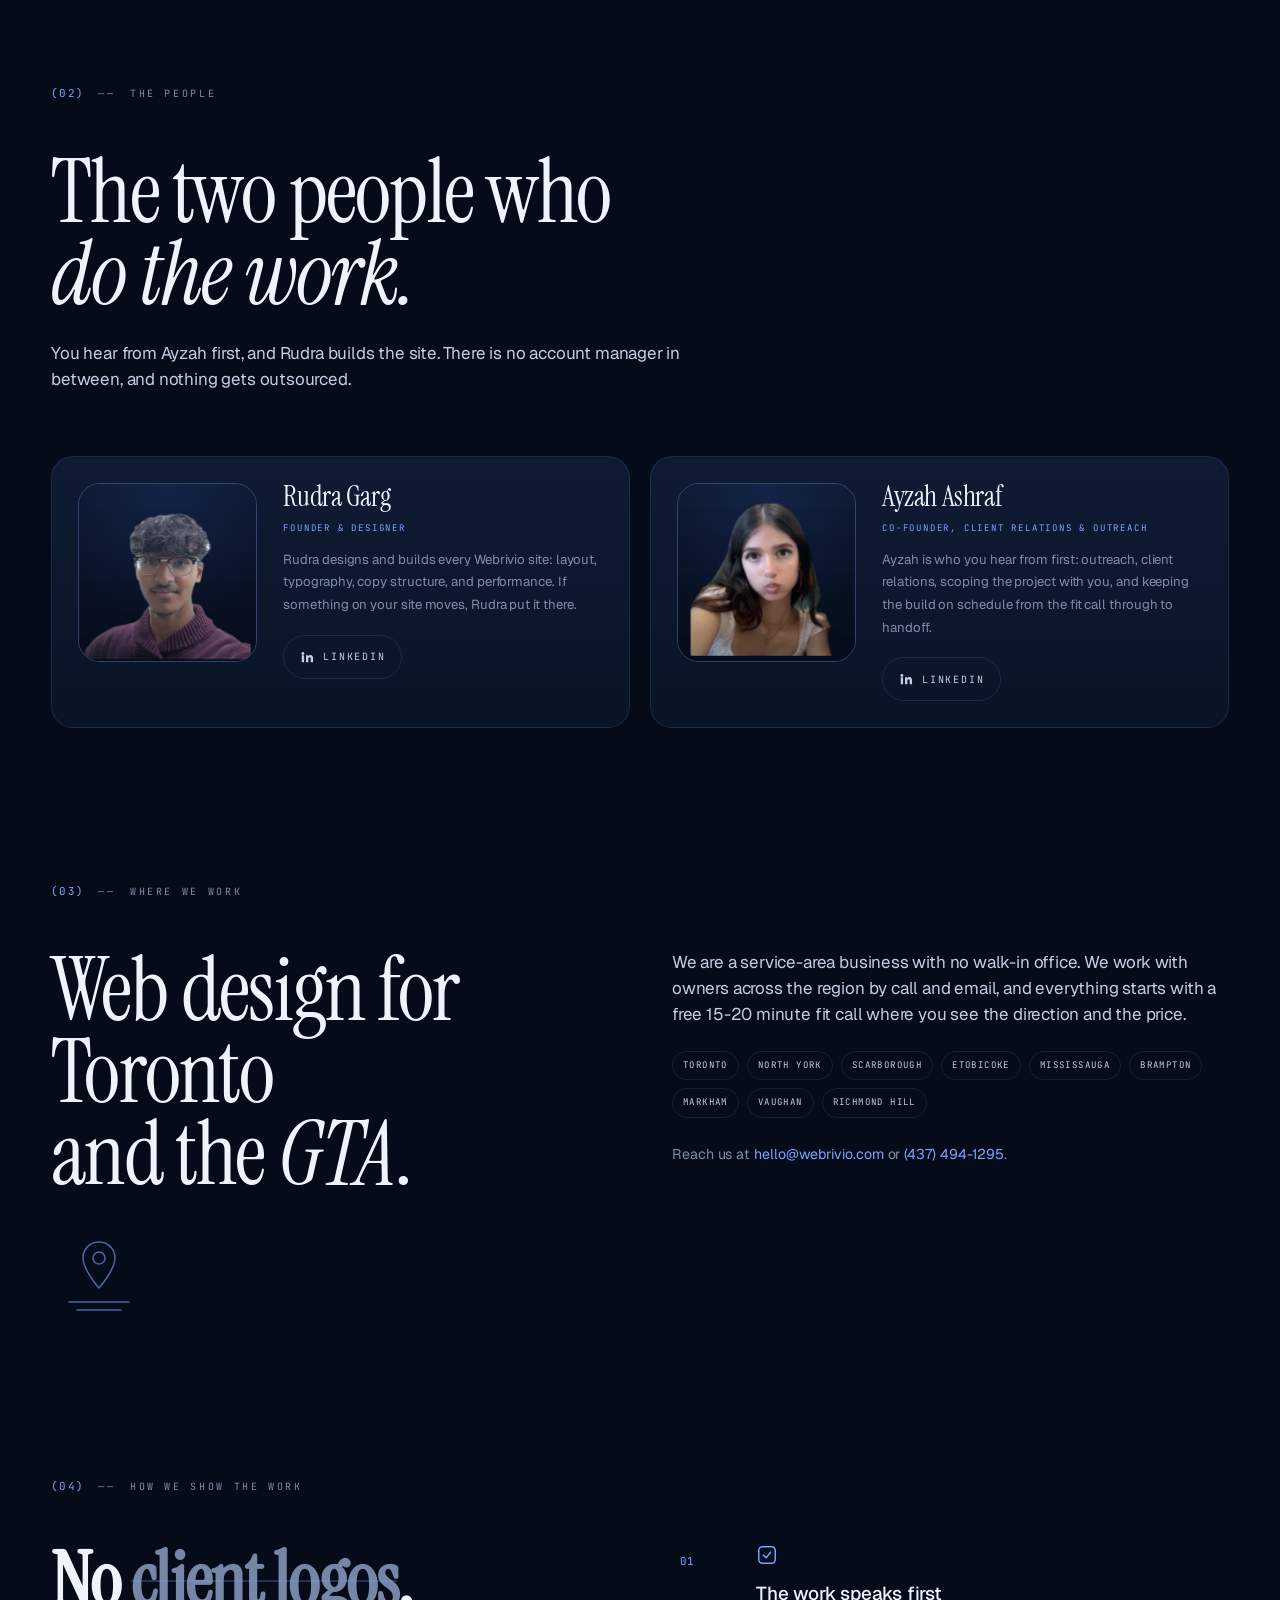
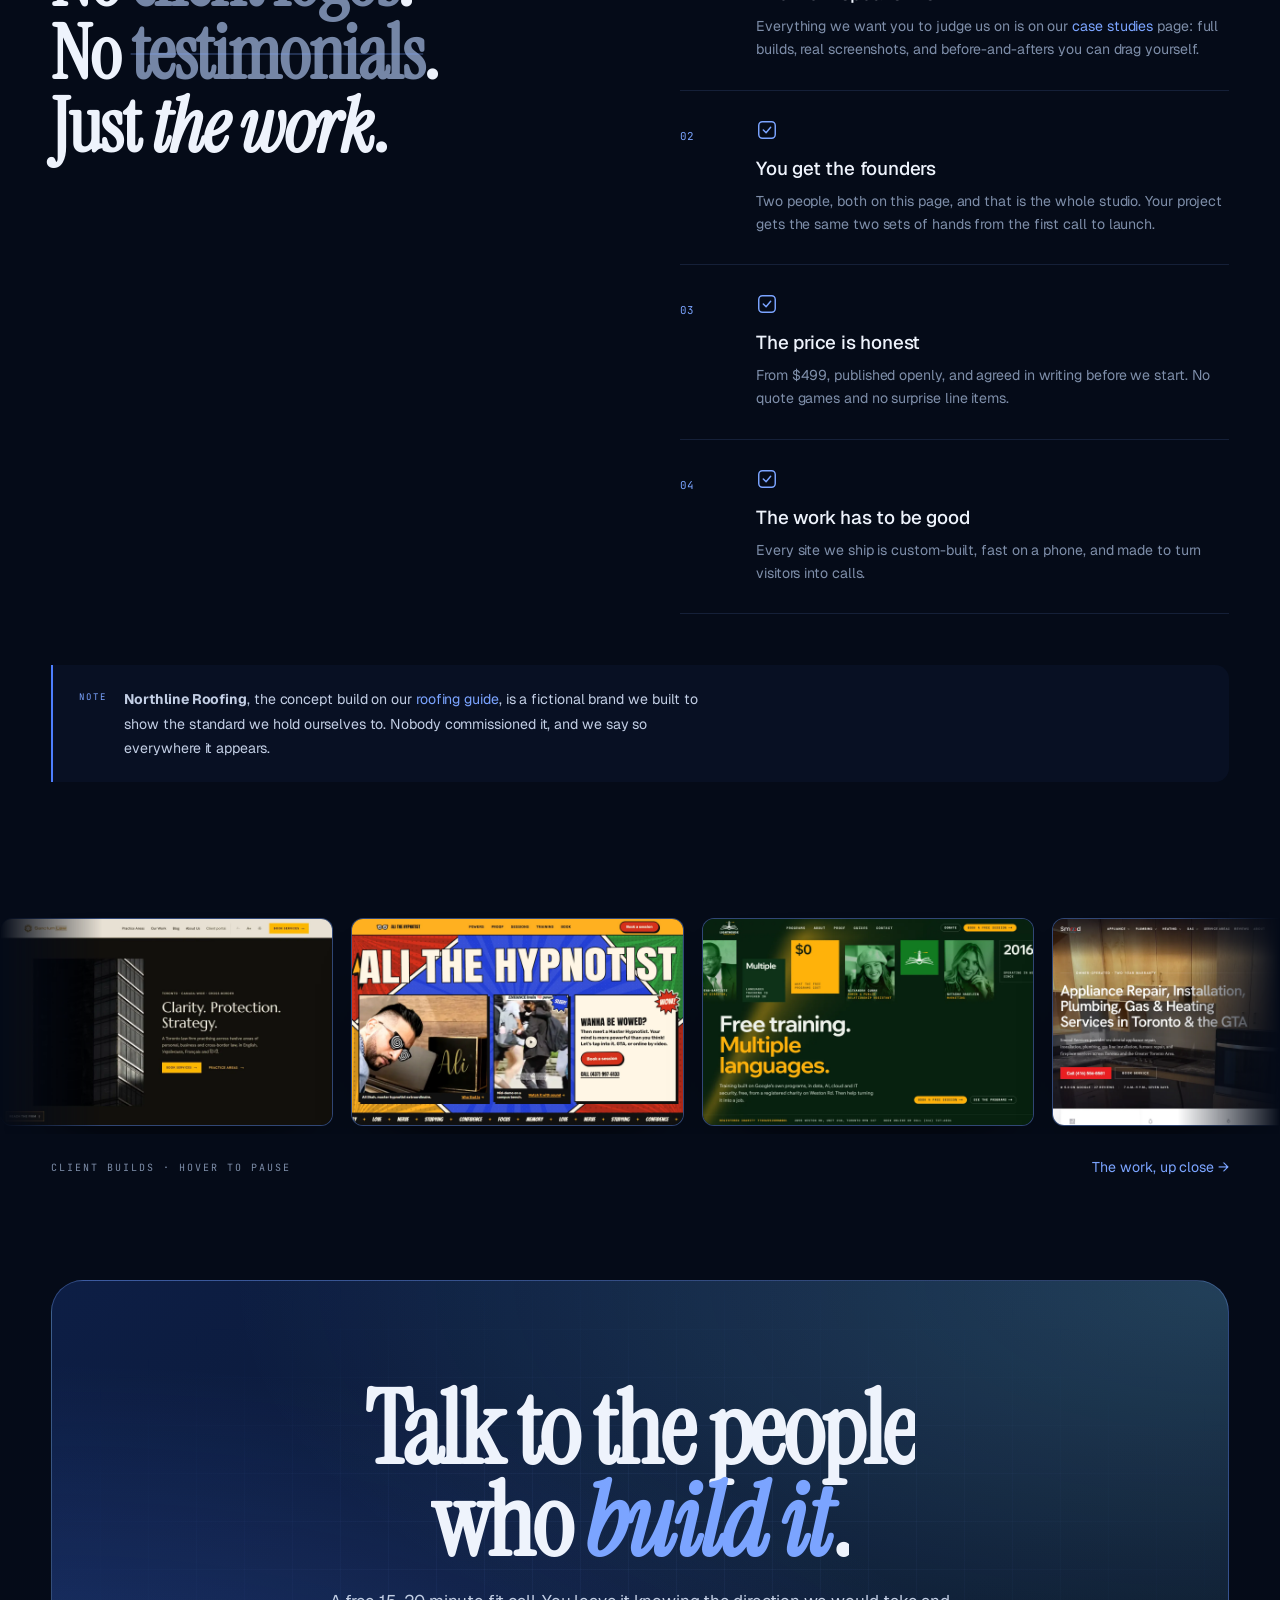
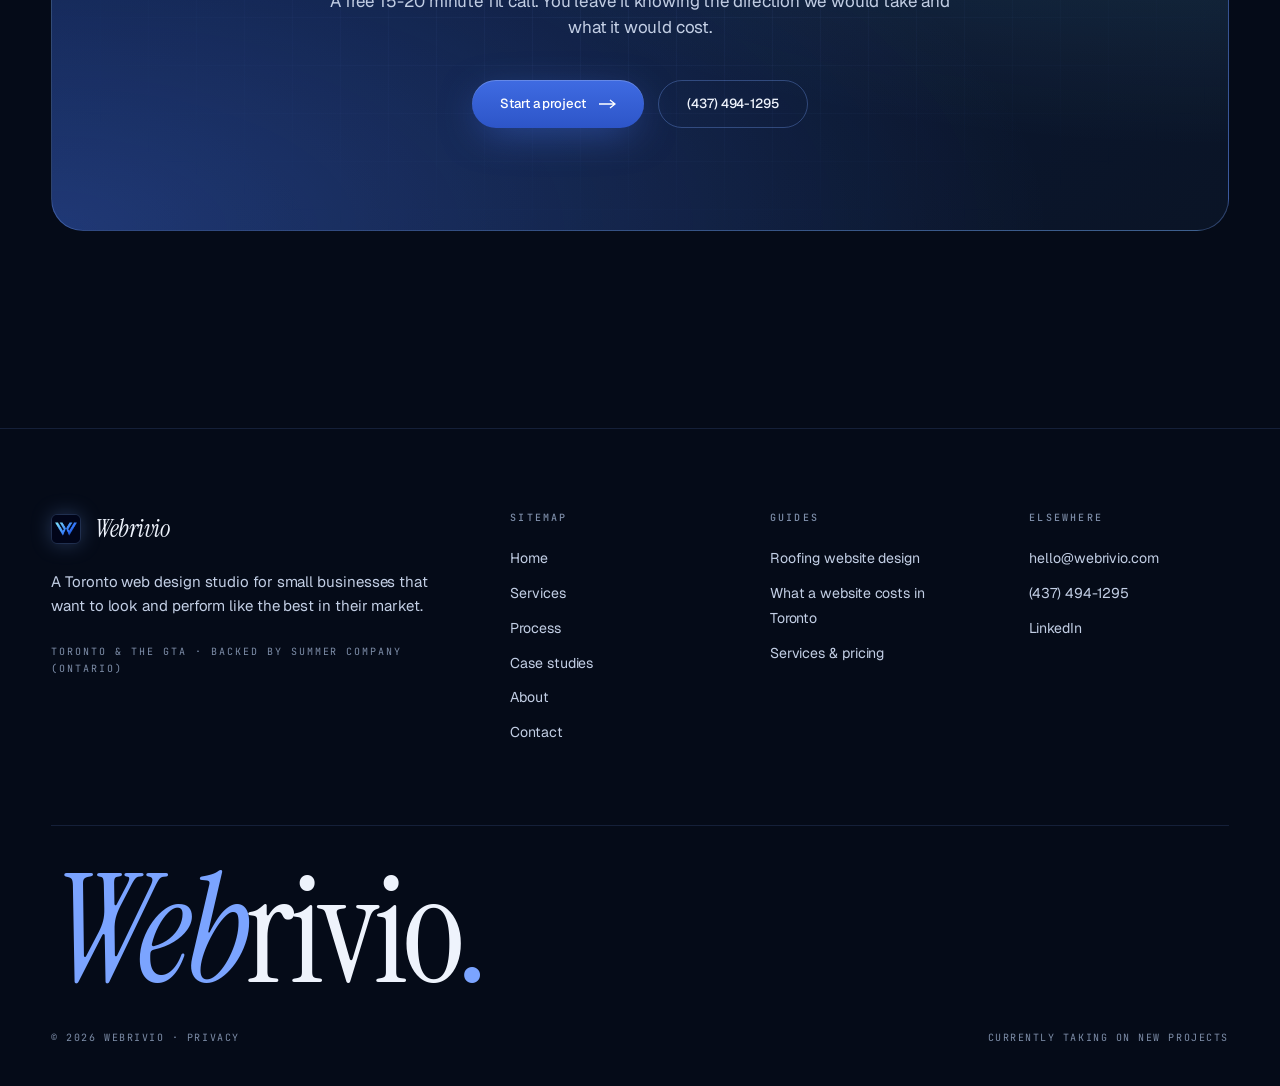
<file: about.html>
<!doctype html>
<html lang="en-CA">
<head>
<meta charset="utf-8" />
<script>document.documentElement.classList.add('js');try{if(sessionStorage.getItem('wv-pt')){sessionStorage.removeItem('wv-pt');document.documentElement.classList.add('pt-enter');}}catch(e){}</script>
<meta name="viewport" content="width=device-width, initial-scale=1, viewport-fit=cover" />
<meta name="theme-color" content="#050B18" />
<meta name="color-scheme" content="dark" />

<title>About Webrivio, a Toronto Web Design Studio</title>
<meta name="description" content="We're Rudra and Ayzah, a two-founder web design studio in Toronto backed by a Summer Company startup grant. We build websites from $499." />
<link rel="canonical" href="https://webrivio.com/about" />

<!-- Open Graph -->
<meta property="og:type" content="website" />
<meta property="og:site_name" content="Webrivio" />
<meta property="og:url" content="https://webrivio.com/about" />
<meta property="og:title" content="About Webrivio, a Toronto web design studio" />
<meta property="og:description" content="We're Rudra and Ayzah. We build custom websites for Toronto and GTA small businesses from $499, backed by a $3,000 Summer Company startup grant." />
<meta property="og:image" content="https://webrivio.com/assets/og-image.jpg" />
<meta property="og:image:type" content="image/jpeg" />
<meta property="og:image:width" content="1200" />
<meta property="og:image:height" content="630" />
<meta property="og:image:alt" content="Webrivio, a web design studio in Toronto" />
<meta property="og:locale" content="en_CA" />

<!-- Twitter -->
<meta name="twitter:card" content="summary_large_image" />
<meta name="twitter:title" content="About Webrivio, a Toronto web design studio" />
<meta name="twitter:description" content="We're Rudra and Ayzah, a two-founder web design studio in Toronto, backed by a $3,000 Summer Company startup grant." />
<meta name="twitter:image" content="https://webrivio.com/assets/og-image.jpg" />
<meta name="twitter:image:alt" content="Webrivio, a web design studio in Toronto" />

<!-- Icons & manifest -->
<link rel="icon" href="/favicon.ico" sizes="any" />
<link rel="icon" type="image/png" sizes="16x16" href="/assets/favicon-16.png" />
<link rel="icon" type="image/png" sizes="32x32" href="/assets/favicon-32.png" />
<link rel="icon" type="image/png" sizes="48x48" href="/assets/favicon-48.png" />
<link rel="icon" type="image/png" sizes="96x96" href="/assets/icon-96.png" />
<link rel="icon" type="image/png" sizes="192x192" href="/assets/icon-192.png" />
<link rel="apple-touch-icon" sizes="180x180" href="/assets/apple-touch-icon.png" />
<link rel="manifest" href="/site.webmanifest" />

<!-- Fonts + CSS -->
<link rel="preconnect" href="https://fonts.googleapis.com" />
<link rel="preconnect" href="https://fonts.gstatic.com" crossorigin />
<link rel="preload" as="style" href="https://fonts.googleapis.com/css2?family=Instrument+Serif:ital@0;1&family=Geist:wght@300;400;500;600&family=JetBrains+Mono:wght@400;500&display=swap" />
<link rel="stylesheet" href="https://fonts.googleapis.com/css2?family=Instrument+Serif:ital@0;1&family=Geist:wght@300;400;500;600&family=JetBrains+Mono:wght@400;500&display=swap" media="print" onload="this.media='all'" />
<noscript><link rel="stylesheet" href="https://fonts.googleapis.com/css2?family=Instrument+Serif:ital@0;1&family=Geist:wght@300;400;500;600&family=JetBrains+Mono:wght@400;500&display=swap" /></noscript>
<link rel="stylesheet" href="/assets/styles.css" />
<link rel="stylesheet" href="/assets/enhance.css" />
<link rel="stylesheet" href="/assets/work.css" />
<link rel="stylesheet" href="/assets/about.css" />

<script type="application/ld+json">
{
  "@context": "https://schema.org",
  "@graph": [
    {
      "@type": "BreadcrumbList",
      "@id": "https://webrivio.com/about#breadcrumb",
      "itemListElement": [
        { "@type": "ListItem", "position": 1, "name": "Home", "item": "https://webrivio.com/" },
        { "@type": "ListItem", "position": 2, "name": "About", "item": "https://webrivio.com/about" }
      ]
    },
    {
      "@type": ["WebPage", "AboutPage"],
      "@id": "https://webrivio.com/about#webpage",
      "url": "https://webrivio.com/about",
      "name": "About Webrivio, a Toronto Web Design Studio",
      "description": "Webrivio is a Toronto web design studio founded by Rudra Garg and Ayzah Ashraf, backed by a $3,000 Summer Company grant from the Province of Ontario.",
      "isPartOf": { "@id": "https://webrivio.com/#website" },
      "about": { "@id": "https://webrivio.com/#organization" },
      "mainEntity": { "@id": "https://webrivio.com/#organization" },
      "mentions": [
        { "@id": "https://webrivio.com/#rudra" },
        { "@id": "https://webrivio.com/#ayzah" }
      ],
      "breadcrumb": { "@id": "https://webrivio.com/about#breadcrumb" },
      "primaryImageOfPage": {
        "@type": "ImageObject",
        "url": "https://webrivio.com/assets/og-image.jpg"
      },
      "inLanguage": "en-CA"
    }
  ]
}
</script>

<!-- Vercel Web Analytics -->
<script defer src="https://cdn.vercel-insights.com/v1/script.js"></script>
</head>
<body data-page="about">

<canvas id="atm-canvas" aria-hidden="true"></canvas>
<div class="atm-grid" aria-hidden="true"></div>

<a class="skip-link" href="#main">Skip to content</a>
<div class="progress" aria-hidden="true"></div>
<div class="cursor" aria-hidden="true"></div>

<nav class="nav" aria-label="Primary">
  <div class="nav-inner">
    <a class="nav-brand" href="/" aria-label="Webrivio home">
      <img class="mark" src="/assets/logo.png" alt="" width="24" height="24" />
      <em>Webrivio</em>
    </a>
    <div class="nav-links">
      <a href="/services">Services</a>
      <a href="/process">Process</a>
      <a href="/case-studies">Work</a>
      <a href="/about">About</a>
      <a href="/contact">Contact</a>
    </div>
    <a class="nav-cta" href="/contact">Start a project <span aria-hidden="true">&rarr;</span></a>
    <button class="nav-toggle" aria-label="Open menu" aria-expanded="false" aria-controls="nav-drawer">
      <span></span><span></span><span></span>
    </button>
  </div>
</nav>
<div class="nav-drawer" id="nav-drawer" role="dialog" aria-modal="true" aria-label="Menu" aria-hidden="true">
  <a href="/services">Services</a>
  <a href="/process">Process</a>
  <a href="/case-studies">Work</a>
  <a href="/about">About</a>
  <a href="/contact">Contact</a>
  <a class="drawer-cta" href="/contact">Start a project</a>
  <span class="drawer-meta"><a href="tel:+14374941295">(437) 494-1295</a> &middot; <a href="mailto:hello@webrivio.com">hello@webrivio.com</a></span>
</div>

<main id="main">

<header class="page-head container" data-atm="1">
  <div class="hero-orb" style="left:-14%; right:auto; top:18%;" data-parallax="0.12" aria-hidden="true"></div>
  <span class="eyebrow">About · The studio</span>
  <h1 class="reveal-mask"><span>A web design studio<br/><em class="it">built in Toronto.</em></span></h1>
  <p class="lede reveal">We are Rudra Garg and Ayzah Ashraf, and we build custom websites for small businesses across Toronto and the GTA: from $499, live in 48 hours once your content and payment are in.</p>

  <div class="page-head-meta">
    <div><span class="tiny-mono">Based in</span><span class="v">Toronto, ON</span></div>
    <div><span class="tiny-mono">Serving</span><span class="v">Toronto &amp; the GTA</span></div>
    <div><span class="tiny-mono">The studio</span><span class="v">2 founders</span></div>
    <div><span class="tiny-mono">Backed by</span><span class="v">Summer Company</span></div>
  </div>
</header>

<!-- ============================ 01 · STORY ============================ -->
<section class="section-pad tight" data-atm="0.35" aria-labelledby="story-title">
  <div class="container">
    <div class="section-label">
      <span class="num">(01)</span>
      <span class="kind">Why Webrivio exists</span>
    </div>

    <div class="split">
      <h2 class="split-heading reveal" id="story-title">
        Small businesses were <span class="bad">overcharged</span>.<br/>
        So we <span class="good">published the price</span>.
      </h2>

      <div>
        <div class="story-prose">
          <p class="story-lead reveal">We are two people from Toronto who got tired of watching small businesses <em class="it">pay agency prices for template websites</em>.</p>
          <p class="reveal">We entered a competition and won. That led to an interview, and then a place in <strong>Summer Company</strong>, a Province of Ontario program for young founders, which came with a <strong>$3,000 grant</strong>. That grant is what started the studio.</p>
          <p class="reveal">We applied because we kept seeing the same story. An owner hands a designer thousands of dollars, waits months, and gets back something generic with their logo dropped on it.</p>
          <p class="reveal">So we did the opposite. We publish the price: <strong>from $499</strong>, a fixed number agreed before we start. And the build is fast: <strong>live in 48 hours</strong> once your content and payment are in. The price is low on purpose. The work is not.</p>
        </div>

        <figure class="credential reveal">
          <div class="credential-plaque">
            <img src="/assets/Summer-Company-Logo.png" alt="Summer Company logo, a Province of Ontario program" width="400" height="206" loading="lazy" decoding="async" />
          </div>
          <figcaption class="credential-copy">
            <span class="k">Credential</span>
            <p>Backed by a $3,000 Summer Company grant from the Province of Ontario. It is a startup grant for young founders, not an endorsement of our work by the province.</p>
          </figcaption>
        </figure>
      </div>
    </div>
  </div>
</section>

<!-- ============================ 02 · THE PEOPLE ============================ -->
<section class="section-pad tight" data-atm="0.5" aria-labelledby="team-title">
  <div class="container">
    <div class="section-label">
      <span class="num">(02)</span>
      <span class="kind">The people</span>
    </div>

    <h2 class="display reveal" id="team-title">The two people who<br/><em class="it">do the work.</em></h2>
    <p class="lede reveal" style="margin-top: 24px;">You hear from Ayzah first, and Rudra builds the site. There is no account manager in between, and nothing gets outsourced.</p>

    <div class="people" data-stagger>

      <article class="person reveal">
        <div class="person-portrait">
          <picture>
            <source srcset="/assets/team/rudra-garg.webp" type="image/webp" />
            <img src="/assets/team/rudra-garg.jpg"
                 alt="Rudra Garg, founder and designer at Webrivio"
                 width="800" height="800" loading="lazy" decoding="async" />
          </picture>
        </div>
        <div class="person-body">
          <h3 class="person-name">Rudra Garg</h3>
          <p class="person-role">Founder &amp; Designer</p>
          <p class="person-bio">Rudra designs and builds every Webrivio site: layout, typography, copy structure, and performance. If something on your site moves, Rudra put it there.</p>
          <a class="person-link" href="https://www.linkedin.com/in/rudgarg/" rel="noopener" target="_blank" aria-label="Rudra Garg on LinkedIn (opens in a new tab)">
            <svg viewBox="0 0 24 24" fill="currentColor" aria-hidden="true"><path d="M4.98 3.5a2.5 2.5 0 1 1 0 5 2.5 2.5 0 0 1 0-5ZM3 9h4v12H3V9Zm7 0h3.8v1.7h.05a4.2 4.2 0 0 1 3.75-2.06c4 0 4.75 2.63 4.75 6.06V21h-4v-5.6c0-1.34-.03-3.06-1.87-3.06-1.87 0-2.15 1.46-2.15 2.96V21h-4V9Z"/></svg>
            <span>LinkedIn</span>
          </a>
        </div>
      </article>

      <article class="person reveal">
        <div class="person-portrait">
          <picture>
            <source srcset="/assets/team/ayzah-ashraf.webp" type="image/webp" />
            <img src="/assets/team/ayzah-ashraf.jpg"
                 alt="Ayzah Ashraf, co-founder of Webrivio, client relations and outreach"
                 width="800" height="800" loading="lazy" decoding="async" />
          </picture>
        </div>
        <div class="person-body">
          <h3 class="person-name">Ayzah Ashraf</h3>
          <p class="person-role">Co-founder, Client Relations &amp; Outreach</p>
          <p class="person-bio">Ayzah is who you hear from first: outreach, client relations, scoping the project with you, and keeping the build on schedule from the fit call through to handoff.</p>
          <a class="person-link" href="https://www.linkedin.com/in/ayzah-ashraf-91668937a/" rel="noopener" target="_blank" aria-label="Ayzah Ashraf on LinkedIn (opens in a new tab)">
            <svg viewBox="0 0 24 24" fill="currentColor" aria-hidden="true"><path d="M4.98 3.5a2.5 2.5 0 1 1 0 5 2.5 2.5 0 0 1 0-5ZM3 9h4v12H3V9Zm7 0h3.8v1.7h.05a4.2 4.2 0 0 1 3.75-2.06c4 0 4.75 2.63 4.75 6.06V21h-4v-5.6c0-1.34-.03-3.06-1.87-3.06-1.87 0-2.15 1.46-2.15 2.96V21h-4V9Z"/></svg>
            <span>LinkedIn</span>
          </a>
        </div>
      </article>

    </div>
  </div>
</section>

<!-- ============================ 03 · WHERE WE WORK ============================ -->
<section class="section-pad tight" data-atm="0.3" aria-labelledby="area-title">
  <div class="container">
    <div class="section-label">
      <span class="num">(03)</span>
      <span class="kind">Where we work</span>
    </div>

    <div class="areas">
      <div class="reveal">
        <h2 class="display" id="area-title">Web design for Toronto<br/>and the <em class="it">GTA</em>.</h2>
        <span class="about-schematic" aria-hidden="true" style="margin-top: 32px;">
          <svg viewBox="0 0 96 96" fill="none">
            <path pathLength="1" d="M48 14c-9 0-16 7-16 16 0 12 16 30 16 30s16-18 16-30c0-9-7-16-16-16Z" stroke="currentColor" stroke-width="1.5" stroke-linejoin="round"/>
            <circle pathLength="1" cx="48" cy="30" r="6" stroke="currentColor" stroke-width="1.5"/>
            <path pathLength="1" d="M18 74h60M26 82h44" stroke="currentColor" stroke-width="1.5" stroke-linecap="round"/>
          </svg>
        </span>
      </div>

      <div class="areas-right">
        <p class="lede reveal">We are a service-area business with no walk-in office. We work with owners across the region by call and email, and everything starts with a free 15-20 minute fit call where you see the direction and the price.</p>
        <div class="area-tags reveal">
          <span class="tag">Toronto</span>
          <span class="tag">North York</span>
          <span class="tag">Scarborough</span>
          <span class="tag">Etobicoke</span>
          <span class="tag">Mississauga</span>
          <span class="tag">Brampton</span>
          <span class="tag">Markham</span>
          <span class="tag">Vaughan</span>
          <span class="tag">Richmond Hill</span>
        </div>
        <p class="area-note reveal">Reach us at <a href="mailto:hello@webrivio.com" style="color: var(--accent-glow);">hello@webrivio.com</a> or <a href="tel:+14374941295" style="color: var(--accent-glow);">(437) 494-1295</a>.</p>
      </div>
    </div>
  </div>
</section>

<!-- ============================ 04 · WHERE WE ACTUALLY ARE ============================ -->
<section class="section-pad tight" data-atm="0.4" aria-labelledby="honest-title">
  <div class="container">
    <div class="section-label">
      <span class="num">(04)</span>
      <span class="kind">How we show the work</span>
    </div>

    <div class="split">
      <h2 class="split-heading reveal" id="honest-title">
        No <span class="bad">client logos</span>.<br/>
        No <span class="bad">testimonials</span>.<br/>
        Just <span class="good">the work</span>.
      </h2>

      <div class="bullet-list" data-stagger>
        <div class="bullet reveal">
          <span class="bullet-num">01</span>
          <div>
            <span class="bullet-check" aria-hidden="true"><svg viewBox="0 0 24 24" fill="none"><rect pathLength="1" x="3" y="3" width="18" height="18" rx="4" stroke="currentColor" stroke-width="1.6"/><path pathLength="1" d="M8 12l3 3 5-6" stroke="currentColor" stroke-width="1.6" stroke-linecap="round" stroke-linejoin="round"/></svg></span>
            <h3>The work speaks first</h3>
            <p>Everything we want you to judge us on is on our <a href="/case-studies" style="color: var(--accent-glow);">case studies</a> page: full builds, real screenshots, and before-and-afters you can drag yourself.</p>
          </div>
        </div>
        <div class="bullet reveal">
          <span class="bullet-num">02</span>
          <div>
            <span class="bullet-check" aria-hidden="true"><svg viewBox="0 0 24 24" fill="none"><rect pathLength="1" x="3" y="3" width="18" height="18" rx="4" stroke="currentColor" stroke-width="1.6"/><path pathLength="1" d="M8 12l3 3 5-6" stroke="currentColor" stroke-width="1.6" stroke-linecap="round" stroke-linejoin="round"/></svg></span>
            <h3>You get the founders</h3>
            <p>Two people, both on this page, and that is the whole studio. Your project gets the same two sets of hands from the first call to launch.</p>
          </div>
        </div>
        <div class="bullet reveal">
          <span class="bullet-num">03</span>
          <div>
            <span class="bullet-check" aria-hidden="true"><svg viewBox="0 0 24 24" fill="none"><rect pathLength="1" x="3" y="3" width="18" height="18" rx="4" stroke="currentColor" stroke-width="1.6"/><path pathLength="1" d="M8 12l3 3 5-6" stroke="currentColor" stroke-width="1.6" stroke-linecap="round" stroke-linejoin="round"/></svg></span>
            <h3>The price is honest</h3>
            <p>From $499, published openly, and agreed in writing before we start. No quote games and no surprise line items.</p>
          </div>
        </div>
        <div class="bullet reveal">
          <span class="bullet-num">04</span>
          <div>
            <span class="bullet-check" aria-hidden="true"><svg viewBox="0 0 24 24" fill="none"><rect pathLength="1" x="3" y="3" width="18" height="18" rx="4" stroke="currentColor" stroke-width="1.6"/><path pathLength="1" d="M8 12l3 3 5-6" stroke="currentColor" stroke-width="1.6" stroke-linecap="round" stroke-linejoin="round"/></svg></span>
            <h3>The work has to be good</h3>
            <p>Every site we ship is custom-built, fast on a phone, and made to turn visitors into calls.</p>
          </div>
        </div>
      </div>
    </div>

    <div class="note reveal">
      <span class="k">Note</span>
      <p><strong>Northline Roofing</strong>, the concept build on our <a href="/roofing-website-design-toronto" style="color: var(--accent-glow);">roofing guide</a>, is a fictional brand we built to show the standard we hold ourselves to. Nobody commissioned it, and we say so everywhere it appears.</p>
    </div>
  </div>
</section>

<!-- ============ WORK REEL: real client builds ============ -->
<section class="reel-section" aria-label="Client builds" style="padding: clamp(24px, 4vw, 56px) 0 clamp(8px, 2vw, 24px);">
  <div class="reel reveal">
    <div class="reel-track">
        <div class="reel-item"><picture><source srcset="/assets/work/lawfirm-desk.webp" type="image/webp" /><img src="/assets/work/lawfirm-desk.jpg" alt="A Toronto law firm's website in black and gold" width="1440" height="900" loading="lazy" decoding="async" /></picture></div>
        <div class="reel-item"><picture><source srcset="/assets/work/hypnotist-desk.webp" type="image/webp" /><img src="/assets/work/hypnotist-desk.jpg" alt="A hypnotist's website drawn as a comic book cover" width="1440" height="900" loading="lazy" decoding="async" /></picture></div>
        <div class="reel-item"><picture><source srcset="/assets/work/training-desk.webp" type="image/webp" /><img src="/assets/work/training-desk.jpg" alt="A charity training centre's website in deep green and amber" width="1440" height="900" loading="lazy" decoding="async" /></picture></div>
        <div class="reel-item"><picture><source srcset="/assets/work/homeservices-desk.webp" type="image/webp" /><img src="/assets/work/homeservices-desk.jpg" alt="A Toronto home services company's website with a technician photo" width="1440" height="900" loading="lazy" decoding="async" /></picture></div>
        <div class="reel-item"><picture><source srcset="/assets/work/roofing-v2-desk.webp" type="image/webp" /><img src="/assets/work/roofing-v2-desk.jpg" alt="A Muskoka roofing company's website with a metal roof over a lake" width="1440" height="900" loading="lazy" decoding="async" /></picture></div>
        <div class="reel-item"><picture><source srcset="/assets/work/cleaning-desk.webp" type="image/webp" /><img src="/assets/work/cleaning-desk.jpg" alt="A cleaning company's website in cool light and navy" width="1440" height="900" loading="lazy" decoding="async" /></picture></div>
        <div class="reel-item"><picture><source srcset="/assets/work/salon-v2-desk.webp" type="image/webp" /><img src="/assets/work/salon-v2-desk.jpg" alt="A hair salon's website with a wood-panelled salon photo" width="1440" height="900" loading="lazy" decoding="async" /></picture></div>
        <div class="reel-item"><picture><source srcset="/assets/work/foodbank-desk.webp" type="image/webp" /><img src="/assets/work/foodbank-desk.jpg" alt="A community food bank's website leading with its opening hours" width="1440" height="900" loading="lazy" decoding="async" /></picture></div>
      <div class="reel-set" aria-hidden="true" style="display:contents">
        <div class="reel-item"><picture><source srcset="/assets/work/lawfirm-desk.webp" type="image/webp" /><img src="/assets/work/lawfirm-desk.jpg" alt="A Toronto law firm's website in black and gold" width="1440" height="900" loading="lazy" decoding="async" /></picture></div>
        <div class="reel-item"><picture><source srcset="/assets/work/hypnotist-desk.webp" type="image/webp" /><img src="/assets/work/hypnotist-desk.jpg" alt="A hypnotist's website drawn as a comic book cover" width="1440" height="900" loading="lazy" decoding="async" /></picture></div>
        <div class="reel-item"><picture><source srcset="/assets/work/training-desk.webp" type="image/webp" /><img src="/assets/work/training-desk.jpg" alt="A charity training centre's website in deep green and amber" width="1440" height="900" loading="lazy" decoding="async" /></picture></div>
        <div class="reel-item"><picture><source srcset="/assets/work/homeservices-desk.webp" type="image/webp" /><img src="/assets/work/homeservices-desk.jpg" alt="A Toronto home services company's website with a technician photo" width="1440" height="900" loading="lazy" decoding="async" /></picture></div>
        <div class="reel-item"><picture><source srcset="/assets/work/roofing-v2-desk.webp" type="image/webp" /><img src="/assets/work/roofing-v2-desk.jpg" alt="A Muskoka roofing company's website with a metal roof over a lake" width="1440" height="900" loading="lazy" decoding="async" /></picture></div>
        <div class="reel-item"><picture><source srcset="/assets/work/cleaning-desk.webp" type="image/webp" /><img src="/assets/work/cleaning-desk.jpg" alt="A cleaning company's website in cool light and navy" width="1440" height="900" loading="lazy" decoding="async" /></picture></div>
        <div class="reel-item"><picture><source srcset="/assets/work/salon-v2-desk.webp" type="image/webp" /><img src="/assets/work/salon-v2-desk.jpg" alt="A hair salon's website with a wood-panelled salon photo" width="1440" height="900" loading="lazy" decoding="async" /></picture></div>
        <div class="reel-item"><picture><source srcset="/assets/work/foodbank-desk.webp" type="image/webp" /><img src="/assets/work/foodbank-desk.jpg" alt="A community food bank's website leading with its opening hours" width="1440" height="900" loading="lazy" decoding="async" /></picture></div>
      </div>
    </div>
  </div>
  <div class="container reel-cap reveal">
    <span class="tiny-mono">Client builds · hover to pause</span>
    <a href="/case-studies">The work, up close <span aria-hidden="true">&rarr;</span></a>
  </div>
</section>

<!-- ============================ CTA ============================ -->
<section class="section-pad tight" data-atm="0.6" aria-labelledby="about-cta">
  <div class="container">
    <div class="cta-block">
      <h2 id="about-cta">
        <span class="reveal-mask"><span>Talk to the people</span></span><br/>
        <span class="reveal-mask"><span>who <em class="it">build it</em>.</span></span>
      </h2>
      <p class="lede reveal">A free 15-20 minute fit call. You leave it knowing the direction we would take and what it would cost.</p>
      <div class="cta-actions reveal">
        <a class="btn btn-primary" href="/contact">
          <span>Start a project</span>
          <svg class="arrow" viewBox="0 0 18 10" fill="none" aria-hidden="true"><path d="M1 5h16m-5-4 5 4-5 4" stroke="currentColor" stroke-width="1.4"/></svg>
        </a>
        <a class="btn btn-ghost" href="tel:+14374941295">
          <span>(437) 494-1295</span>
        </a>
      </div>
    </div>
  </div>
</section>

</main>

<footer role="contentinfo">
  <div class="container">
    <div class="foot-grid">
      <div>
        <div class="foot-brand-row">
          <img class="mark" src="/assets/logo.png" alt="Webrivio" width="30" height="30" />
          <span class="wordmark"><em>Webrivio</em></span>
        </div>
        <p style="color: var(--ink-soft); max-width: 38ch;">
          A Toronto web design studio for small businesses that want to look and perform like the best in their market.
        </p>
        <p class="tiny-mono" style="margin-top: 24px;">Toronto &amp; the GTA · Backed by Summer Company (Ontario)</p>
      </div>
      <div>
        <h2>Sitemap</h2>
        <ul>
          <li><a href="/">Home</a></li>
          <li><a href="/services">Services</a></li>
          <li><a href="/process">Process</a></li>
          <li><a href="/case-studies">Case studies</a></li>
          <li><a href="/about">About</a></li>
          <li><a href="/contact">Contact</a></li>
        </ul>
      </div>
      <div>
        <h2>Guides</h2>
        <ul>
          <li><a href="/roofing-website-design-toronto">Roofing website design</a></li>
          <li><a href="/website-cost-toronto">What a website costs in Toronto</a></li>
          <li><a href="/services">Services &amp; pricing</a></li>
        </ul>
      </div>
      <div>
        <h2>Elsewhere</h2>
        <ul>
          <li><a href="mailto:hello@webrivio.com">hello@webrivio.com</a></li>
          <li><a href="tel:+14374941295">(437) 494-1295</a></li>
          <li><a href="https://www.linkedin.com/company/webrivio/" rel="noopener">LinkedIn</a></li>
        </ul>
      </div>
    </div>
    <div class="foot-big reveal" aria-hidden="true"><em class="it">Web</em>rivio<span style="color: var(--accent-glow);">.</span></div>
    <div class="foot-bottom">
      <span>&copy; <span id="y2">2026</span> Webrivio · <a href="/privacy">Privacy</a></span>
      <span><a href="/contact">Currently taking on new projects</a></span>
    </div>
  </div>
</footer>

<div class="mobile-cta" aria-hidden="false">
  <a class="m-call" href="tel:+14374941295" aria-label="Call Webrivio">
    <svg viewBox="0 0 24 24" fill="none" aria-hidden="true"><path d="M22 16.9v3a2 2 0 0 1-2.2 2 19.8 19.8 0 0 1-8.6-3 19.5 19.5 0 0 1-6-6 19.8 19.8 0 0 1-3-8.6A2 2 0 0 1 4.1 2h3a2 2 0 0 1 2 1.7c.1 1 .4 1.9.7 2.8a2 2 0 0 1-.5 2.1L8.1 9.9a16 16 0 0 0 6 6l1.3-1.3a2 2 0 0 1 2.1-.4c.9.3 1.8.6 2.8.7a2 2 0 0 1 1.7 2Z" stroke="currentColor" stroke-width="1.7" stroke-linejoin="round"/></svg>
  </a>
  <a class="m-start" href="/contact">Start a project</a>
</div>

<script>document.getElementById('y2').textContent=new Date().getFullYear();</script>
<script src="/assets/app.js" defer></script>
<script src="/assets/atmosphere.js" defer></script>
<script src="/assets/vendor/lenis.min.js" defer></script>
<script src="/assets/vendor/gsap.min.js" defer></script>
<script src="/assets/vendor/ScrollTrigger.min.js" defer></script>
<script src="/assets/enhance.js" defer></script>
<!-- Vercel Speed Insights (static site) -->
<script>window.si=window.si||function(){(window.siq=window.siq||[]).push(arguments);};</script>
<script defer src="https://cdn.vercel-insights.com/v1/speed-insights/script.js"></script>
</body>
</html>
</file>
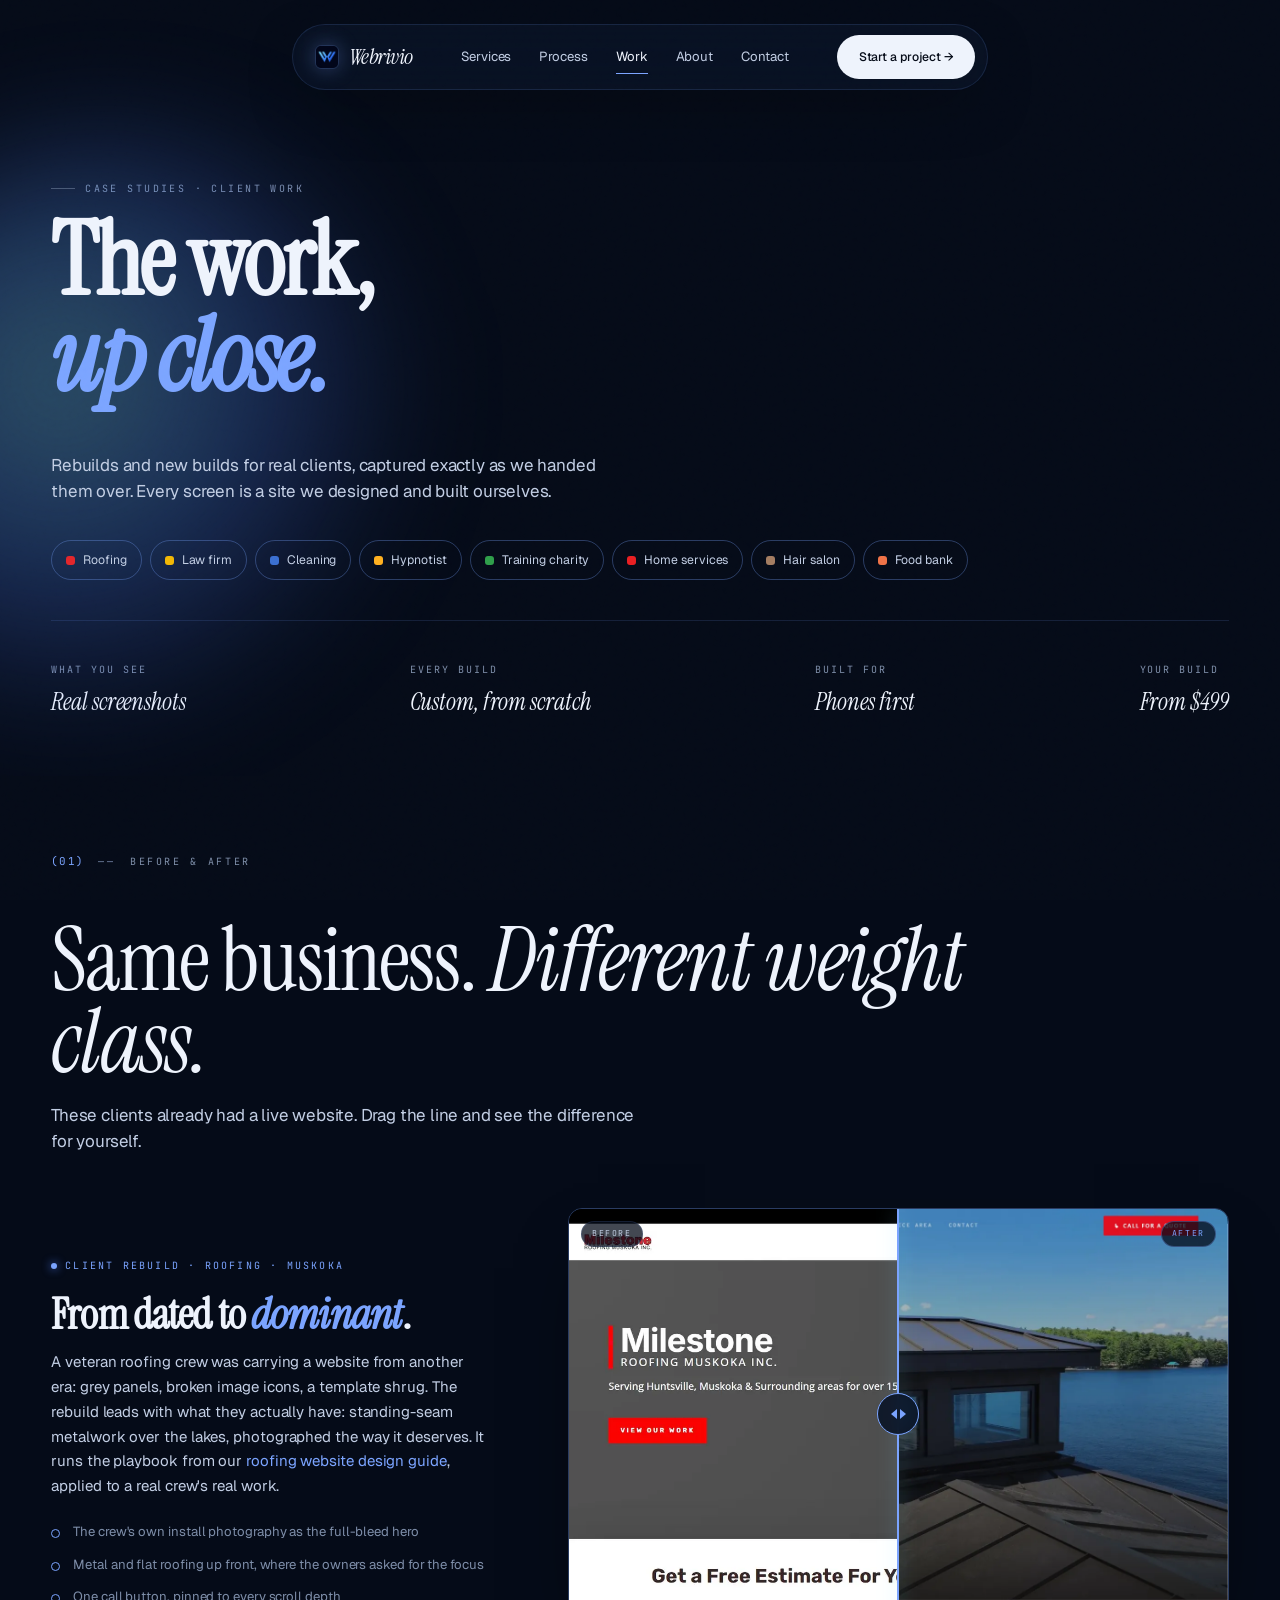
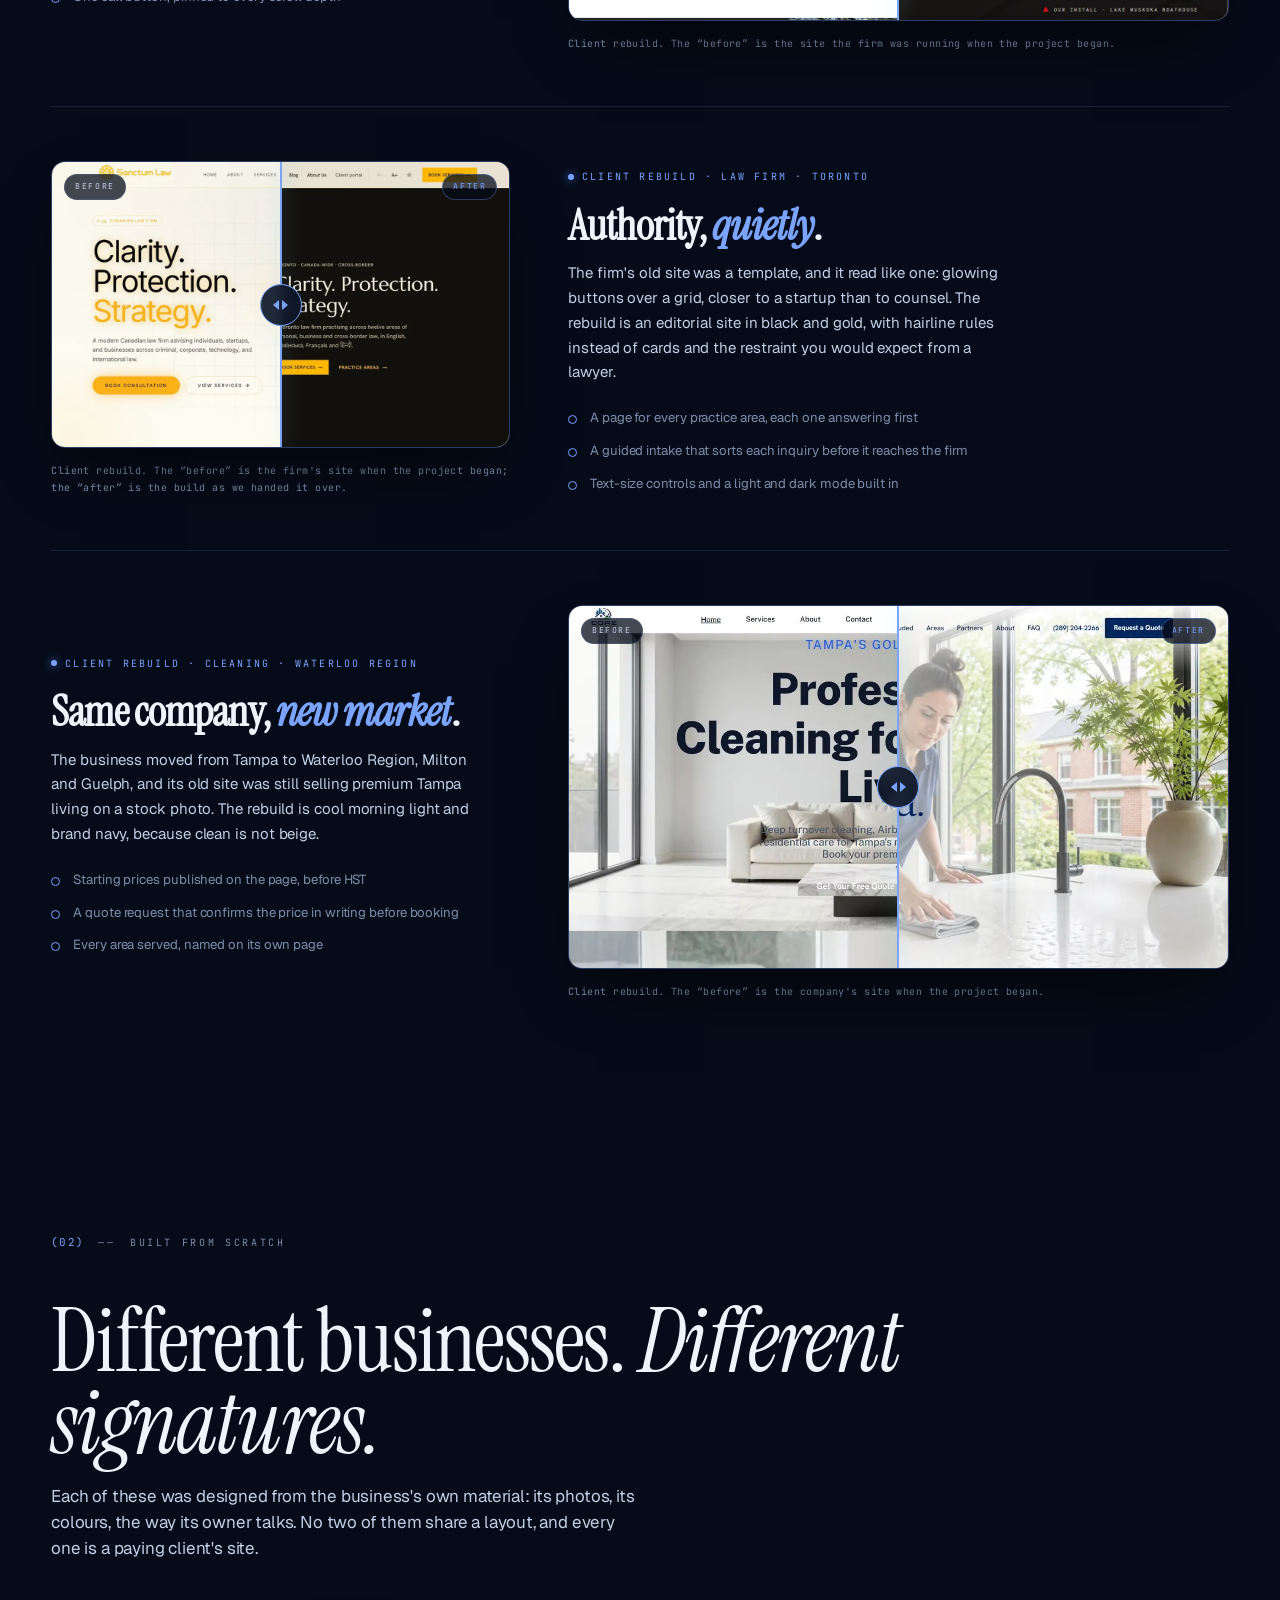
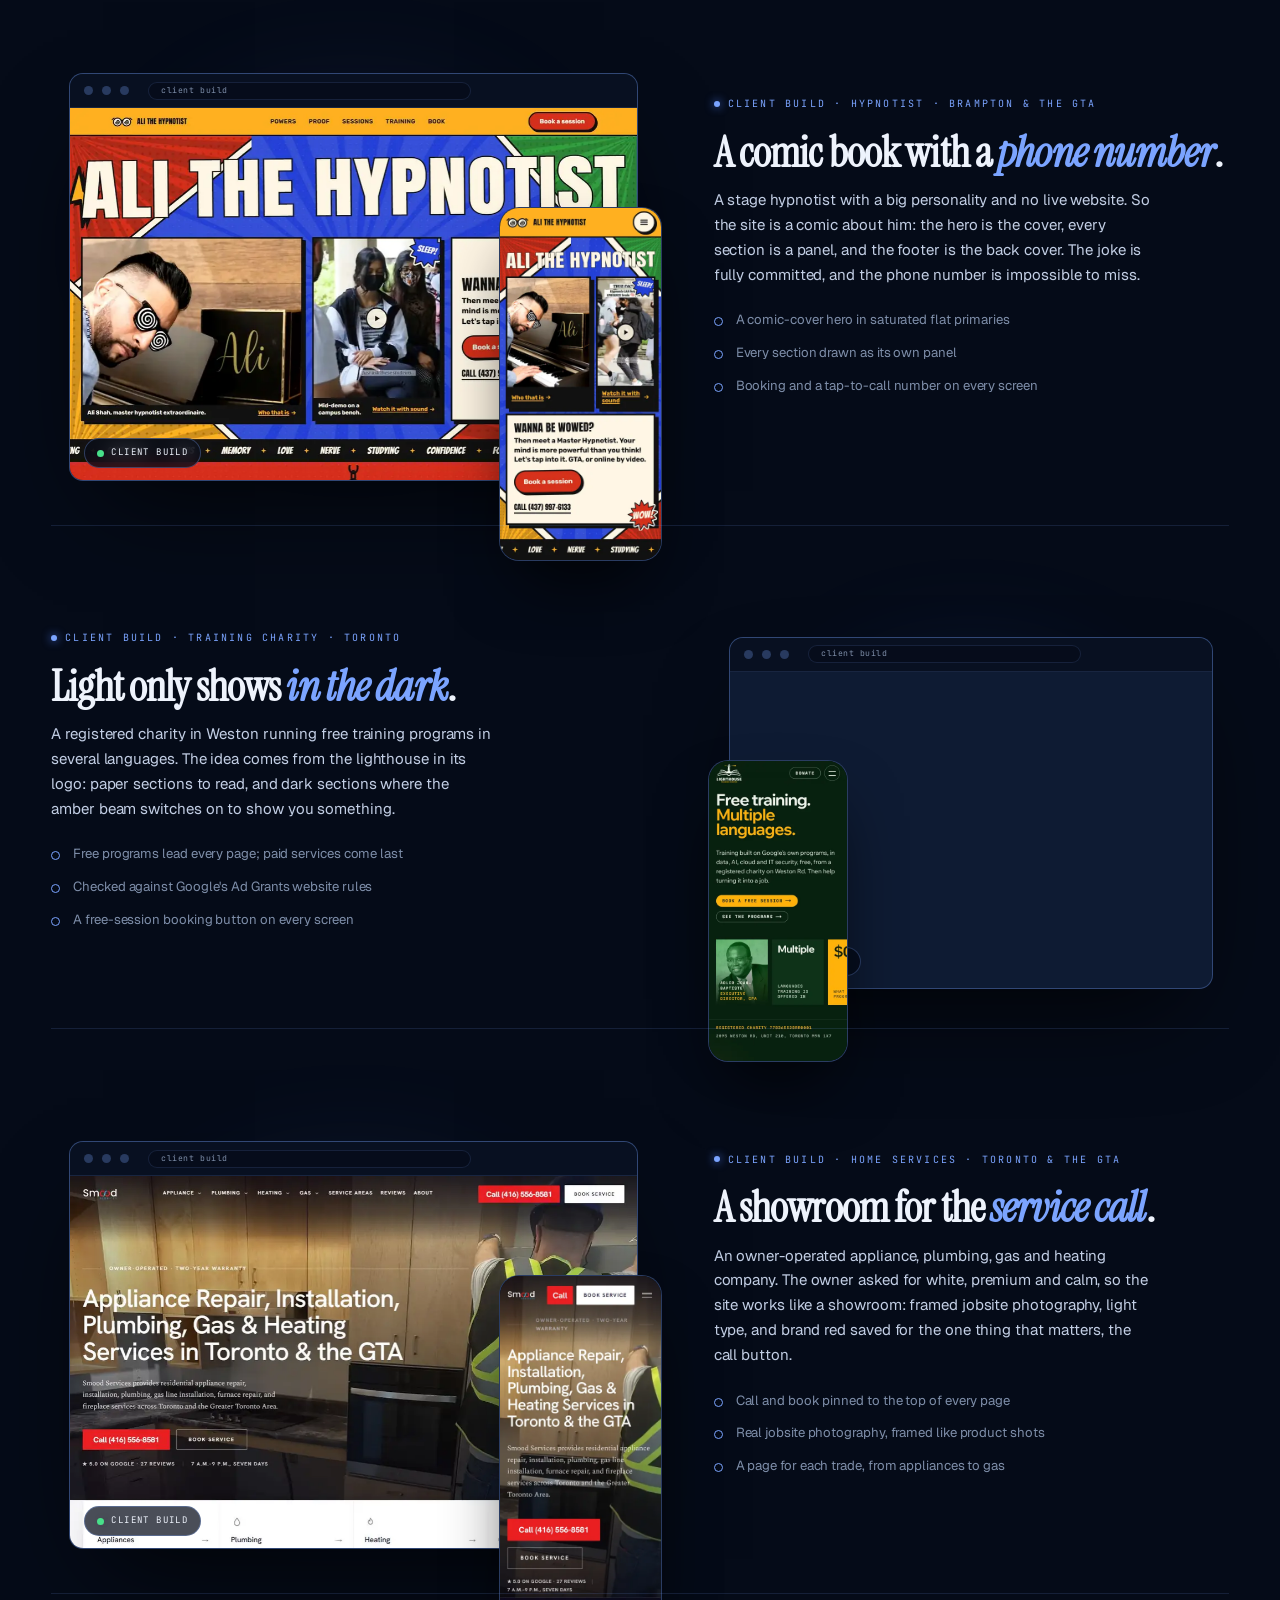
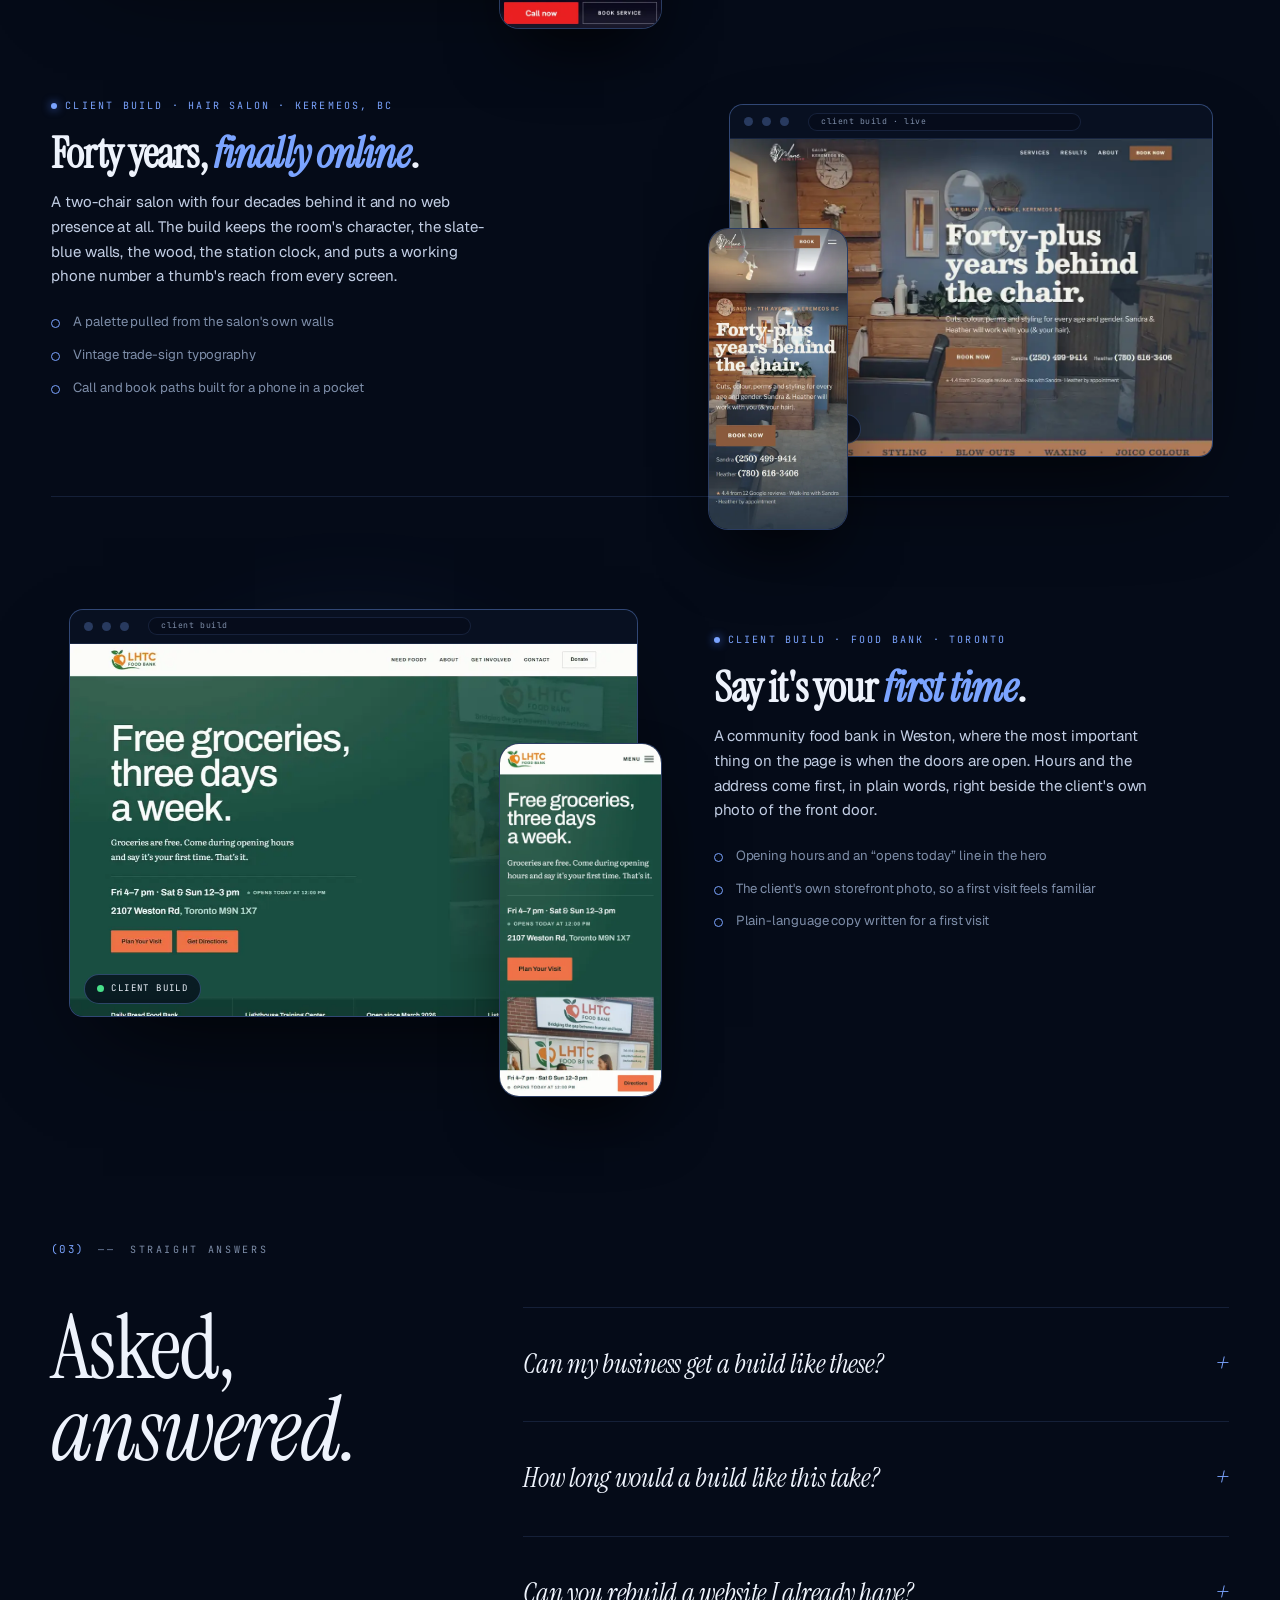
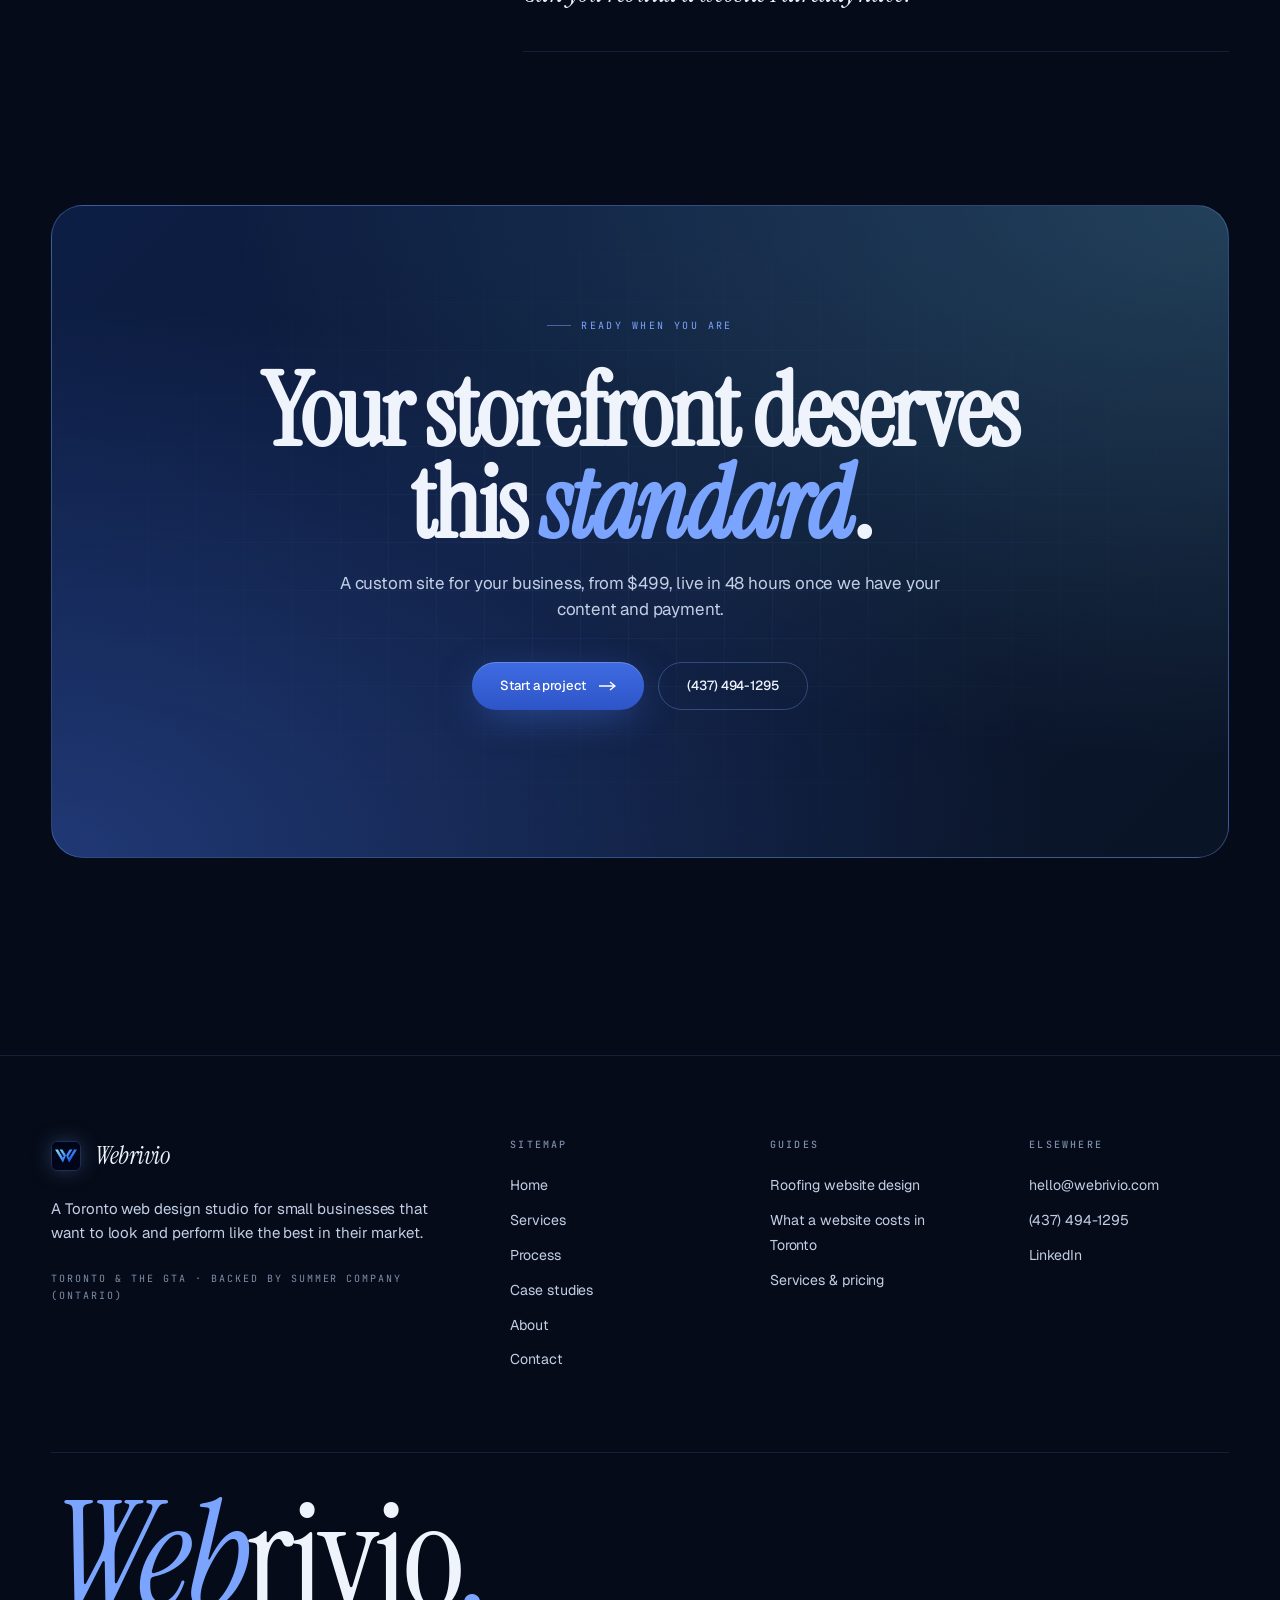
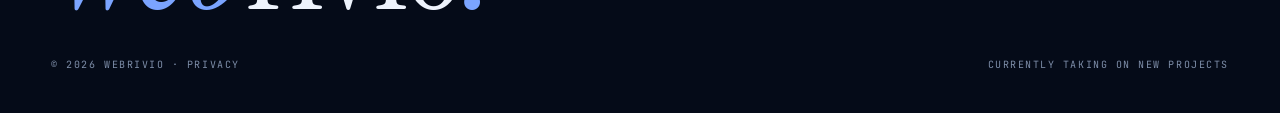
<file: case-studies.html>
<!doctype html>
<html lang="en-CA">
<head>
<meta charset="utf-8" />
<script>document.documentElement.classList.add('js');try{if(sessionStorage.getItem('wv-pt')){sessionStorage.removeItem('wv-pt');document.documentElement.classList.add('pt-enter');}}catch(e){}</script>
<meta name="viewport" content="width=device-width, initial-scale=1, viewport-fit=cover" />
<meta name="theme-color" content="#050B18" />
<meta name="color-scheme" content="dark" />

<title>Toronto Web Design Case Studies | Webrivio</title>
<meta name="description" content="See the websites we built for a law firm, a roofer, a salon, a food bank and more: real client builds and before-and-after rebuilds, from $499." />
<link rel="canonical" href="https://webrivio.com/case-studies" />

<!-- Open Graph -->
<meta property="og:type" content="website" />
<meta property="og:site_name" content="Webrivio" />
<meta property="og:url" content="https://webrivio.com/case-studies" />
<meta property="og:title" content="Client builds, up close · Webrivio" />
<meta property="og:description" content="Real client websites and before-and-after rebuilds by a Toronto studio, captured exactly as we handed them over. From $499." />
<meta property="og:image" content="https://webrivio.com/assets/og-work.jpg" />
<meta property="og:image:type" content="image/jpeg" />
<meta property="og:image:width" content="1200" />
<meta property="og:image:height" content="630" />
<meta property="og:image:alt" content="A grid of client websites designed and built by Webrivio" />
<meta property="og:locale" content="en_CA" />

<!-- Twitter -->
<meta name="twitter:card" content="summary_large_image" />
<meta name="twitter:title" content="Client builds, up close · Webrivio" />
<meta name="twitter:description" content="Real client websites and before-and-after rebuilds by a Toronto studio, captured exactly as we handed them over. From $499." />
<meta name="twitter:image" content="https://webrivio.com/assets/og-work.jpg" />
<meta name="twitter:image:alt" content="A grid of client websites designed and built by Webrivio" />

<!-- Icons & manifest -->
<link rel="icon" href="/favicon.ico" sizes="any" />
<link rel="icon" type="image/png" sizes="16x16" href="/assets/favicon-16.png" />
<link rel="icon" type="image/png" sizes="32x32" href="/assets/favicon-32.png" />
<link rel="icon" type="image/png" sizes="48x48" href="/assets/favicon-48.png" />
<link rel="icon" type="image/png" sizes="96x96" href="/assets/icon-96.png" />
<link rel="icon" type="image/png" sizes="192x192" href="/assets/icon-192.png" />
<link rel="apple-touch-icon" sizes="180x180" href="/assets/apple-touch-icon.png" />
<link rel="manifest" href="/site.webmanifest" />

<!-- Fonts + CSS -->
<link rel="preconnect" href="https://fonts.googleapis.com" />
<link rel="preconnect" href="https://fonts.gstatic.com" crossorigin />
<link rel="preload" as="style" href="https://fonts.googleapis.com/css2?family=Instrument+Serif:ital@0;1&family=Geist:wght@300;400;500;600&family=JetBrains+Mono:wght@400;500&display=swap" />
<link rel="stylesheet" href="https://fonts.googleapis.com/css2?family=Instrument+Serif:ital@0;1&family=Geist:wght@300;400;500;600&family=JetBrains+Mono:wght@400;500&display=swap" media="print" onload="this.media='all'" />
<noscript><link rel="stylesheet" href="https://fonts.googleapis.com/css2?family=Instrument+Serif:ital@0;1&family=Geist:wght@300;400;500;600&family=JetBrains+Mono:wght@400;500&display=swap" /></noscript>
<link rel="stylesheet" href="/assets/styles.css" />
<link rel="stylesheet" href="/assets/enhance.css" />
<link rel="stylesheet" href="/assets/work.css" />

<!-- Page-local CSS: the rebuild sliders and small fit-and-finish.
     Everything else reuses the proof/FAQ/CTA systems from styles.css + enhance.css. -->
<style>
  /* ---- (01) before/after rebuild rows ---- */
  .case-ba {
    display: grid;
    grid-template-columns: 0.82fr 1.18fr;
    gap: clamp(28px, 4.5vw, 72px);
    align-items: center;
    padding: clamp(40px, 6vh, 84px) 0;
  }
  .case-ba + .case-ba { border-top: 1px solid var(--border); }
  .case-ba.flip .case-ba-media { order: -1; }
  .case-ba .ba picture, .case-ba .ba img {
    position: absolute; inset: 0;
    width: 100%; height: 100%;
    object-fit: cover; object-position: top left;
  }
  .ba-note {
    margin-top: 14px;
    font-family: var(--mono); font-size: 11px; letter-spacing: 0.04em;
    color: var(--mute);
  }
  @media (max-width: 960px) {
    .case-ba { grid-template-columns: 1fr; }
    .case-ba.flip .case-ba-media { order: 0; }
  }
</style>

<script type="application/ld+json">
{
  "@context": "https://schema.org",
  "@graph": [
    {
      "@type": "BreadcrumbList",
      "@id": "https://webrivio.com/case-studies#breadcrumb",
      "itemListElement": [
        { "@type": "ListItem", "position": 1, "name": "Home", "item": "https://webrivio.com/" },
        { "@type": "ListItem", "position": 2, "name": "Case studies", "item": "https://webrivio.com/case-studies" }
      ]
    },
    {
      "@type": ["WebPage", "CollectionPage"],
      "@id": "https://webrivio.com/case-studies#webpage",
      "url": "https://webrivio.com/case-studies",
      "name": "Toronto Web Design Case Studies | Webrivio",
      "description": "See the websites we built for a law firm, a roofer, a salon, a food bank and more: real client builds and before-and-after rebuilds, from $499.",
      "isPartOf": { "@id": "https://webrivio.com/#website" },
      "about": { "@id": "https://webrivio.com/#organization" },
      "breadcrumb": { "@id": "https://webrivio.com/case-studies#breadcrumb" },
      "primaryImageOfPage": {
        "@type": "ImageObject",
        "url": "https://webrivio.com/assets/og-work.jpg",
        "width": 1200, "height": 630
      },
      "mainEntity": { "@id": "https://webrivio.com/case-studies#builds-list" },
      "inLanguage": "en-CA"
    },
    {
      "@type": "ItemList",
      "@id": "https://webrivio.com/case-studies#builds-list",
      "name": "Client websites by Webrivio",
      "numberOfItems": 8,
      "itemListElement": [
        {
          "@type": "ListItem",
          "position": 1,
          "item": {
            "@type": "CreativeWork",
            "@id": "https://webrivio.com/case-studies#roofing",
            "url": "https://webrivio.com/case-studies#roofing",
            "name": "Website rebuild for a Muskoka roofing company",
            "genre": "Client rebuild",
            "description": "A veteran roofing crew was carrying a website from another era: grey panels, broken image icons, a template shrug. The rebuild leads with what they actually have: standing-seam metalwork over the lakes, photographed the way it deserves. It runs the playbook from our roofing website design guide, applied to a real crew's real work.",
            "image": "https://webrivio.com/assets/work/roofing-v2-desk.jpg",
            "creator": {
              "@id": "https://webrivio.com/#organization"
            },
            "inLanguage": "en-CA"
          }
        },
        {
          "@type": "ListItem",
          "position": 2,
          "item": {
            "@type": "CreativeWork",
            "@id": "https://webrivio.com/case-studies#lawfirm",
            "url": "https://webrivio.com/case-studies#lawfirm",
            "name": "Website rebuild for a Toronto law firm",
            "genre": "Client rebuild",
            "description": "The firm's old site was a template, and it read like one: glowing buttons over a grid, closer to a startup than to counsel. The rebuild is an editorial site in black and gold, with hairline rules instead of cards and the restraint you would expect from a lawyer.",
            "image": "https://webrivio.com/assets/work/lawfirm-after-v2.jpg",
            "creator": {
              "@id": "https://webrivio.com/#organization"
            },
            "inLanguage": "en-CA"
          }
        },
        {
          "@type": "ListItem",
          "position": 3,
          "item": {
            "@type": "CreativeWork",
            "@id": "https://webrivio.com/case-studies#cleaning",
            "url": "https://webrivio.com/case-studies#cleaning",
            "name": "Website rebuild for a Waterloo Region cleaning company",
            "genre": "Client rebuild",
            "description": "The business moved from Tampa to Waterloo Region, Milton and Guelph, and its old site was still selling premium Tampa living on a stock photo. The rebuild is cool morning light and brand navy, because clean is not beige.",
            "image": "https://webrivio.com/assets/work/cleaning-after.jpg",
            "creator": {
              "@id": "https://webrivio.com/#organization"
            },
            "inLanguage": "en-CA"
          }
        },
        {
          "@type": "ListItem",
          "position": 4,
          "item": {
            "@type": "CreativeWork",
            "@id": "https://webrivio.com/case-studies#hypnotist",
            "url": "https://webrivio.com/case-studies#hypnotist",
            "name": "Website for a hypnotist in Brampton and the GTA",
            "genre": "Client build",
            "description": "A stage hypnotist with a big personality and no live website. So the site is a comic about him: the hero is the cover, every section is a panel, and the footer is the back cover. The joke is fully committed, and the phone number is impossible to miss.",
            "image": "https://webrivio.com/assets/work/hypnotist-desk.jpg",
            "creator": {
              "@id": "https://webrivio.com/#organization"
            },
            "inLanguage": "en-CA"
          }
        },
        {
          "@type": "ListItem",
          "position": 5,
          "item": {
            "@type": "CreativeWork",
            "@id": "https://webrivio.com/case-studies#training",
            "url": "https://webrivio.com/case-studies#training",
            "name": "Website for a training charity in Toronto",
            "genre": "Client build",
            "description": "A registered charity in Weston running free training programs in several languages. The idea comes from the lighthouse in its logo: paper sections to read, and dark sections where the amber beam switches on to show you something.",
            "image": "https://webrivio.com/assets/work/training-desk.jpg",
            "creator": {
              "@id": "https://webrivio.com/#organization"
            },
            "inLanguage": "en-CA"
          }
        },
        {
          "@type": "ListItem",
          "position": 6,
          "item": {
            "@type": "CreativeWork",
            "@id": "https://webrivio.com/case-studies#homeservices",
            "url": "https://webrivio.com/case-studies#homeservices",
            "name": "Website for a Toronto home services company",
            "genre": "Client build",
            "description": "An owner-operated appliance, plumbing, gas and heating company. The owner asked for white, premium and calm, so the site works like a showroom: framed jobsite photography, light type, and brand red saved for the one thing that matters, the call button.",
            "image": "https://webrivio.com/assets/work/homeservices-desk.jpg",
            "creator": {
              "@id": "https://webrivio.com/#organization"
            },
            "inLanguage": "en-CA"
          }
        },
        {
          "@type": "ListItem",
          "position": 7,
          "item": {
            "@type": "CreativeWork",
            "@id": "https://webrivio.com/case-studies#salon",
            "url": "https://webrivio.com/case-studies#salon",
            "name": "Website for a hair salon in Keremeos, BC",
            "genre": "Client build",
            "description": "A two-chair salon with four decades behind it and no web presence at all. The build keeps the room's character, the slate-blue walls, the wood, the station clock, and puts a working phone number a thumb's reach from every screen.",
            "image": "https://webrivio.com/assets/work/salon-v2-desk.jpg",
            "creator": {
              "@id": "https://webrivio.com/#organization"
            },
            "inLanguage": "en-CA"
          }
        },
        {
          "@type": "ListItem",
          "position": 8,
          "item": {
            "@type": "CreativeWork",
            "@id": "https://webrivio.com/case-studies#foodbank",
            "url": "https://webrivio.com/case-studies#foodbank",
            "name": "Website for a community food bank in Toronto",
            "genre": "Client build",
            "description": "A community food bank in Weston, where the most important thing on the page is when the doors are open. Hours and the address come first, in plain words, right beside the client's own photo of the front door.",
            "image": "https://webrivio.com/assets/work/foodbank-desk.jpg",
            "creator": {
              "@id": "https://webrivio.com/#organization"
            },
            "inLanguage": "en-CA"
          }
        }
      ]
    },
    {
      "@type": "FAQPage",
      "@id": "https://webrivio.com/case-studies#faq",
      "isPartOf": { "@id": "https://webrivio.com/case-studies#webpage" },
      "mainEntity": [
        {
          "@type": "Question",
          "name": "Can my business get a build like these?",
          "acceptedAnswer": {
            "@type": "Answer",
            "text": "That's the entire offer: a custom site at this standard from $499, live in 48 hours once we have your content and payment. The price is published, and what moves it is scope: page count, whether we write the copy, extras like booking or e-commerce; the services page lays it out plainly. Every build is designed from scratch for the business, fast on a phone, and yours to keep outright at handover. The process page walks through exactly how the two days run."
          }
        },
        {
          "@type": "Question",
          "name": "How long would a build like this take?",
          "acceptedAnswer": {
            "@type": "Answer",
            "text": "48 hours from the moment your content and payment are both in. Before that, there's one short fit call where we agree on the scope and put the price in writing. If you need a week to gather your photos and text, the clock simply waits."
          }
        },
        {
          "@type": "Question",
          "name": "Can you rebuild a website I already have?",
          "acceptedAnswer": {
            "@type": "Answer",
            "text": "Yes, and the before-and-after sliders above show exactly what that looks like. A rebuild is often the fastest project there is, because the words and photos already exist. Send us the link and we'll tell you plainly what we'd keep and what we'd change."
          }
        }
      ]
    }
  ]
}
</script>

<!-- Vercel Web Analytics -->
<script defer src="https://cdn.vercel-insights.com/v1/script.js"></script>
</head>
<body data-page="case-studies">

<canvas id="atm-canvas" aria-hidden="true"></canvas>
<div class="atm-grid" aria-hidden="true"></div>

<a class="skip-link" href="#main">Skip to content</a>
<div class="progress" aria-hidden="true"></div>
<div class="cursor" aria-hidden="true"></div>

<nav class="nav" aria-label="Primary">
  <div class="nav-inner">
    <a class="nav-brand" href="/" aria-label="Webrivio home">
      <img class="mark" src="/assets/logo.png" alt="" width="24" height="24" />
      <em>Webrivio</em>
    </a>
    <div class="nav-links">
      <a href="/services">Services</a>
      <a href="/process">Process</a>
      <a href="/case-studies">Work</a>
      <a href="/about">About</a>
      <a href="/contact">Contact</a>
    </div>
    <a class="nav-cta" href="/contact">Start a project <span aria-hidden="true">&rarr;</span></a>
    <button class="nav-toggle" aria-label="Open menu" aria-expanded="false" aria-controls="nav-drawer">
      <span></span><span></span><span></span>
    </button>
  </div>
</nav>
<div class="nav-drawer" id="nav-drawer" role="dialog" aria-modal="true" aria-label="Menu" aria-hidden="true">
  <a href="/services">Services</a>
  <a href="/process">Process</a>
  <a href="/case-studies">Work</a>
  <a href="/about">About</a>
  <a href="/contact">Contact</a>
  <a class="drawer-cta" href="/contact">Start a project</a>
  <span class="drawer-meta"><a href="tel:+14374941295">(437) 494-1295</a> &middot; <a href="mailto:hello@webrivio.com">hello@webrivio.com</a></span>
</div>

<main id="main">

<header class="page-head container" data-atm="1">
  <div class="hero-orb" style="left:-14%; right:auto; top:18%;" data-parallax="0.12" aria-hidden="true"></div>
  <span class="eyebrow">Case studies · Client work</span>
  <h1 class="reveal-mask"><span>The work,<br/><em class="it">up close.</em></span></h1>
  <p class="lede reveal">Rebuilds and new builds for real clients, captured exactly as we handed them over. Every screen is a site we designed and built ourselves.</p>

  <nav class="cs-index reveal" aria-label="Jump to a build">
    <a href="#roofing" style="--dot:#e3262b"><i aria-hidden="true"></i>Roofing</a>
    <a href="#lawfirm" style="--dot:#f2b705"><i aria-hidden="true"></i>Law firm</a>
    <a href="#cleaning" style="--dot:#3b6fd1"><i aria-hidden="true"></i>Cleaning</a>
    <a href="#hypnotist" style="--dot:#ffb020"><i aria-hidden="true"></i>Hypnotist</a>
    <a href="#training" style="--dot:#2f9e4a"><i aria-hidden="true"></i>Training charity</a>
    <a href="#homeservices" style="--dot:#ea1f22"><i aria-hidden="true"></i>Home services</a>
    <a href="#salon" style="--dot:#a37c61"><i aria-hidden="true"></i>Hair salon</a>
    <a href="#foodbank" style="--dot:#ef7247"><i aria-hidden="true"></i>Food bank</a>
  </nav>

  <div class="page-head-meta">
    <div><span class="tiny-mono">What you see</span><span class="v">Real screenshots</span></div>
    <div><span class="tiny-mono">Every build</span><span class="v">Custom, from scratch</span></div>
    <div><span class="tiny-mono">Built for</span><span class="v">Phones first</span></div>
    <div><span class="tiny-mono">Your build</span><span class="v">From $499</span></div>
  </div>
</header>

<!-- ============================ 01 · BEFORE & AFTER ============================ -->
<section class="section-pad tight" id="rebuilds" data-atm="0.4" aria-labelledby="rebuilds-title">
  <div class="container">
    <div class="section-label">
      <span class="num">(01)</span>
      <span class="kind">Before &amp; after</span>
    </div>

    <h2 class="display reveal" id="rebuilds-title" style="max-width: 24ch; margin-bottom: 18px;">
      Same business. <span class="it">Different weight class.</span>
    </h2>
    <p class="lede reveal" style="max-width: 54ch;">
      These clients already had a live website. Drag the line and see the difference for yourself.
    </p>

    <article class="case-ba reveal" id="roofing">
      <div class="proof-info">
        <span class="work-tag">Client rebuild · Roofing · Muskoka</span>
        <h3>From dated to <span class="it">dominant</span>.</h3>
        <p>A veteran roofing crew was carrying a website from another era: grey panels, broken image icons, a template shrug. The rebuild leads with what they actually have: standing-seam metalwork over the lakes, photographed the way it deserves. It runs the playbook from our <a href="/roofing-website-design-toronto" style="color: var(--accent-glow);">roofing website design guide</a>, applied to a real crew's real work.</p>
        <ul class="proof-points">
          <li>The crew's own install photography as the full-bleed hero</li>
          <li>Metal and flat roofing up front, where the owners asked for the focus</li>
          <li>One call button, pinned to every scroll depth</li>
        </ul>
      </div>
      <div class="case-ba-media">
        <div class="ba" data-start="50" data-cursor="drag">
          <div class="ba-pane">
            <picture>
              <source srcset="/assets/work/roofing-muskoka-before.webp" type="image/webp" />
              <img src="/assets/work/roofing-muskoka-before.jpg" alt="Before: the roofing company's previous website, grey panels with broken image icons" width="1200" height="750" loading="lazy" decoding="async" />
            </picture>
          </div>
          <div class="ba-pane ba-after">
            <picture>
              <source srcset="/assets/work/roofing-v2-desk.webp" type="image/webp" />
              <img src="/assets/work/roofing-v2-desk.jpg" alt="After: a full-bleed photo of a standing-seam metal roof over a Muskoka lake, with a quote button in view" width="1440" height="900" loading="lazy" decoding="async" />
            </picture>
          </div>
          <span class="ba-label before">Before</span>
          <span class="ba-label after">After</span>
          <input class="ba-range" type="range" min="0" max="100" step="1" value="50" aria-label="Compare the before and after screenshots" />
          <div class="ba-handle" aria-hidden="true"><div class="ba-knob"><span class="l"></span><span class="r"></span></div></div>
        </div>
        <p class="ba-note">Client rebuild. The “before” is the site the firm was running when the project began.</p>
      </div>
    </article>

    <article class="case-ba flip reveal" id="lawfirm">
      <div class="proof-info">
        <span class="work-tag">Client rebuild · Law firm · Toronto</span>
        <h3>Authority, <span class="it">quietly</span>.</h3>
        <p>The firm's old site was a template, and it read like one: glowing buttons over a grid, closer to a startup than to counsel. The rebuild is an editorial site in black and gold, with hairline rules instead of cards and the restraint you would expect from a lawyer.</p>
        <ul class="proof-points">
          <li>A page for every practice area, each one answering first</li>
          <li>A guided intake that sorts each inquiry before it reaches the firm</li>
          <li>Text-size controls and a light and dark mode built in</li>
        </ul>
      </div>
      <div class="case-ba-media">
        <div class="ba" data-start="50" data-cursor="drag">
          <div class="ba-pane">
            <picture>
              <source srcset="/assets/work/lawfirm-before.webp" type="image/webp" />
              <img src="/assets/work/lawfirm-before.jpg" alt="Before: the law firm's previous website, a stock template layout" width="1200" height="750" loading="lazy" decoding="async" />
            </picture>
          </div>
          <div class="ba-pane ba-after">
            <picture>
              <source srcset="/assets/work/lawfirm-after-v2.webp" type="image/webp" />
              <img src="/assets/work/lawfirm-after-v2.jpg" alt="After: a restrained law firm home page in black and gold, with an architectural photo and an editorial serif headline" width="1200" height="750" loading="lazy" decoding="async" />
            </picture>
          </div>
          <span class="ba-label before">Before</span>
          <span class="ba-label after">After</span>
          <input class="ba-range" type="range" min="0" max="100" step="1" value="50" aria-label="Compare the before and after screenshots" />
          <div class="ba-handle" aria-hidden="true"><div class="ba-knob"><span class="l"></span><span class="r"></span></div></div>
        </div>
        <p class="ba-note">Client rebuild. The “before” is the firm's site when the project began; the “after” is the build as we handed it over.</p>
      </div>
    </article>

    <article class="case-ba reveal" id="cleaning">
      <div class="proof-info">
        <span class="work-tag">Client rebuild · Cleaning · Waterloo Region</span>
        <h3>Same company, <span class="it">new market</span>.</h3>
        <p>The business moved from Tampa to Waterloo Region, Milton and Guelph, and its old site was still selling premium Tampa living on a stock photo. The rebuild is cool morning light and brand navy, because clean is not beige.</p>
        <ul class="proof-points">
          <li>Starting prices published on the page, before HST</li>
          <li>A quote request that confirms the price in writing before booking</li>
          <li>Every area served, named on its own page</li>
        </ul>
      </div>
      <div class="case-ba-media">
        <div class="ba" data-start="50" data-cursor="drag" style="aspect-ratio: 1200 / 661;">
          <div class="ba-pane">
            <picture>
              <source srcset="/assets/work/cleaning-before.webp" type="image/webp" />
              <img src="/assets/work/cleaning-before.jpg" alt="Before: the cleaning company's previous website, a centred headline over a stock living-room photo" width="1200" height="661" loading="lazy" decoding="async" />
            </picture>
          </div>
          <div class="ba-pane ba-after">
            <picture>
              <source srcset="/assets/work/cleaning-after.webp" type="image/webp" />
              <img src="/assets/work/cleaning-after.jpg" alt="After: a calm cleaning company home page with a serif headline, navy buttons and a photo of a cleaner at a kitchen counter" width="1200" height="661" loading="lazy" decoding="async" />
            </picture>
          </div>
          <span class="ba-label before">Before</span>
          <span class="ba-label after">After</span>
          <input class="ba-range" type="range" min="0" max="100" step="1" value="50" aria-label="Compare the before and after screenshots" />
          <div class="ba-handle" aria-hidden="true"><div class="ba-knob"><span class="l"></span><span class="r"></span></div></div>
        </div>
        <p class="ba-note">Client rebuild. The “before” is the company's site when the project began.</p>
      </div>
    </article>
  </div>
</section>

<!-- ============================ 02 · BUILT FROM SCRATCH ============================ -->
<section class="section-pad showcase" id="builds" data-atm="0.3" aria-labelledby="builds-title">
  <div class="container">
    <div class="section-label">
      <span class="num">(02)</span>
      <span class="kind">Built from scratch</span>
    </div>

    <h2 class="display reveal" id="builds-title" style="max-width: 22ch; margin-bottom: 18px;">
      Different businesses. <span class="it">Different signatures.</span>
    </h2>
    <p class="lede reveal" style="max-width: 54ch;">
      Each of these was designed from the business's own material: its photos, its colours, the way its owner talks. No two of them share a layout, and every one is a paying client's site.
    </p>

    <article class="proof reveal" id="hypnotist">
      <div class="proof-devices" data-cursor="build 01">
        <div class="proof-browser">
          <div class="proof-bar"><i></i><i></i><i></i><span class="url">client build</span></div>
          <div class="proof-screen">
            <picture>
              <source srcset="/assets/work/hypnotist-scroll.webp" type="image/webp" />
              <img class="proof-scroll-img" src="/assets/work/hypnotist-scroll.jpg" alt="The home page of a hypnotist's website, drawn as a comic book in yellow, blue and red" width="1024" height="2914" loading="lazy" decoding="async" />
            </picture>
          </div>
          <span class="proof-live-tag"><span class="live-dot" aria-hidden="true"></span> Client build</span>
        </div>
        <div class="proof-phone">
          <picture>
            <source srcset="/assets/work/hypnotist-phone.webp" type="image/webp" />
            <img src="/assets/work/hypnotist-phone.jpg" alt="The hypnotist's website on a phone" width="390" height="844" loading="lazy" decoding="async" />
          </picture>
        </div>
      </div>
      <div class="proof-info">
        <span class="work-tag">Client build · Hypnotist · Brampton &amp; the GTA</span>
        <h3>A comic book with a <span class="it">phone number</span>.</h3>
        <p>A stage hypnotist with a big personality and no live website. So the site is a comic about him: the hero is the cover, every section is a panel, and the footer is the back cover. The joke is fully committed, and the phone number is impossible to miss.</p>
        <ul class="proof-points">
          <li>A comic-cover hero in saturated flat primaries</li>
          <li>Every section drawn as its own panel</li>
          <li>Booking and a tap-to-call number on every screen</li>
        </ul>
      </div>
    </article>

    <article class="proof flip reveal" id="training">
      <div class="proof-devices" data-cursor="build 02">
        <div class="proof-browser">
          <div class="proof-bar"><i></i><i></i><i></i><span class="url">client build</span></div>
          <div class="proof-screen">
            <picture>
              <source srcset="/assets/work/training-scroll.webp" type="image/webp" />
              <img class="proof-scroll-img" src="/assets/work/training-scroll.jpg" alt="The home page of a charity training centre's website in deep green and amber" width="1024" height="2914" loading="lazy" decoding="async" />
            </picture>
          </div>
          <span class="proof-live-tag"><span class="live-dot" aria-hidden="true"></span> Client build</span>
        </div>
        <div class="proof-phone">
          <picture>
            <source srcset="/assets/work/training-phone.webp" type="image/webp" />
            <img src="/assets/work/training-phone.jpg" alt="The training centre's website on a phone" width="390" height="844" loading="lazy" decoding="async" />
          </picture>
        </div>
      </div>
      <div class="proof-info">
        <span class="work-tag">Client build · Training charity · Toronto</span>
        <h3>Light only shows <span class="it">in the dark</span>.</h3>
        <p>A registered charity in Weston running free training programs in several languages. The idea comes from the lighthouse in its logo: paper sections to read, and dark sections where the amber beam switches on to show you something.</p>
        <ul class="proof-points">
          <li>Free programs lead every page; paid services come last</li>
          <li>Checked against Google's Ad Grants website rules</li>
          <li>A free-session booking button on every screen</li>
        </ul>
      </div>
    </article>

    <article class="proof reveal" id="homeservices">
      <div class="proof-devices" data-cursor="build 03">
        <div class="proof-browser">
          <div class="proof-bar"><i></i><i></i><i></i><span class="url">client build</span></div>
          <div class="proof-screen">
            <picture>
              <source srcset="/assets/work/homeservices-scroll.webp" type="image/webp" />
              <img class="proof-scroll-img" src="/assets/work/homeservices-scroll.jpg" alt="The home page of a Toronto appliance, plumbing, gas and heating company's website" width="1024" height="2914" loading="lazy" decoding="async" />
            </picture>
          </div>
          <span class="proof-live-tag"><span class="live-dot" aria-hidden="true"></span> Client build</span>
        </div>
        <div class="proof-phone">
          <picture>
            <source srcset="/assets/work/homeservices-phone.webp" type="image/webp" />
            <img src="/assets/work/homeservices-phone.jpg" alt="The home services website on a phone, with Call and Book service buttons" width="390" height="844" loading="lazy" decoding="async" />
          </picture>
        </div>
      </div>
      <div class="proof-info">
        <span class="work-tag">Client build · Home services · Toronto &amp; the GTA</span>
        <h3>A showroom for the <span class="it">service call</span>.</h3>
        <p>An owner-operated appliance, plumbing, gas and heating company. The owner asked for white, premium and calm, so the site works like a showroom: framed jobsite photography, light type, and brand red saved for the one thing that matters, the call button.</p>
        <ul class="proof-points">
          <li>Call and book pinned to the top of every page</li>
          <li>Real jobsite photography, framed like product shots</li>
          <li>A page for each trade, from appliances to gas</li>
        </ul>
      </div>
    </article>

    <article class="proof flip reveal" id="salon">
      <div class="proof-devices" data-cursor="build 04">
        <div class="proof-browser">
          <div class="proof-bar"><i></i><i></i><i></i><span class="url">client build · live</span></div>
          <div class="proof-screen">
            <picture>
              <source srcset="/assets/work/salon-v2-scroll.webp" type="image/webp" />
              <img class="proof-scroll-img" src="/assets/work/salon-v2-scroll.jpg" alt="The full home page of a hair salon website in slate blue and wood tones" width="1024" height="2914" loading="lazy" decoding="async" />
            </picture>
          </div>
          <span class="proof-live-tag"><span class="live-dot" aria-hidden="true"></span> Client build</span>
        </div>
        <div class="proof-phone">
          <picture>
            <source srcset="/assets/work/salon-v2-phone.webp" type="image/webp" />
            <img src="/assets/work/salon-v2-phone.jpg" alt="The salon home page on a phone" width="390" height="844" loading="lazy" decoding="async" />
          </picture>
        </div>
      </div>
      <div class="proof-info">
        <span class="work-tag">Client build · Hair salon · Keremeos, BC</span>
        <h3>Forty years, <span class="it">finally online</span>.</h3>
        <p>A two-chair salon with four decades behind it and no web presence at all. The build keeps the room's character, the slate-blue walls, the wood, the station clock, and puts a working phone number a thumb's reach from every screen.</p>
        <ul class="proof-points">
          <li>A palette pulled from the salon's own walls</li>
          <li>Vintage trade-sign typography</li>
          <li>Call and book paths built for a phone in a pocket</li>
        </ul>
      </div>
    </article>

    <article class="proof reveal" id="foodbank">
      <div class="proof-devices" data-cursor="build 05">
        <div class="proof-browser">
          <div class="proof-bar"><i></i><i></i><i></i><span class="url">client build</span></div>
          <div class="proof-screen">
            <picture>
              <source srcset="/assets/work/foodbank-scroll.webp" type="image/webp" />
              <img class="proof-scroll-img" src="/assets/work/foodbank-scroll.jpg" alt="The home page of a community food bank's website, leading with its opening hours on a green ground" width="1024" height="2914" loading="lazy" decoding="async" />
            </picture>
          </div>
          <span class="proof-live-tag"><span class="live-dot" aria-hidden="true"></span> Client build</span>
        </div>
        <div class="proof-phone">
          <picture>
            <source srcset="/assets/work/foodbank-phone.webp" type="image/webp" />
            <img src="/assets/work/foodbank-phone.jpg" alt="The food bank's website on a phone" width="390" height="844" loading="lazy" decoding="async" />
          </picture>
        </div>
      </div>
      <div class="proof-info">
        <span class="work-tag">Client build · Food bank · Toronto</span>
        <h3>Say it's your <span class="it">first time</span>.</h3>
        <p>A community food bank in Weston, where the most important thing on the page is when the doors are open. Hours and the address come first, in plain words, right beside the client's own photo of the front door.</p>
        <ul class="proof-points">
          <li>Opening hours and an “opens today” line in the hero</li>
          <li>The client's own storefront photo, so a first visit feels familiar</li>
          <li>Plain-language copy written for a first visit</li>
        </ul>
      </div>
    </article>
  </div>
</section>

<!-- ============================ 03 · FAQ ============================ -->
<section class="container faq-section section-pad tight" aria-labelledby="faq-title">
  <div class="section-label">
    <span class="num">(03)</span>
    <span class="kind">Straight answers</span>
  </div>
  <div class="faq-grid">
    <h2 class="display reveal" id="faq-title">
      Asked, <span class="it">answered.</span>
    </h2>
    <div class="faq-list reveal">
      <details>
        <summary><h3>Can my business get a build like these?</h3></summary>
        <p>That's the entire offer: a custom site at this standard from $499, live in 48 hours once we have your content and payment. The price is published, and what moves it is scope: page count, whether we write the copy, extras like booking or e-commerce; the <a href="/services" style="color: var(--accent-glow);">services page</a> lays it out plainly. Every build is designed from scratch for the business, fast on a phone, and yours to keep outright at handover. The <a href="/process" style="color: var(--accent-glow);">process page</a> walks through exactly how the two days run.</p>
      </details>
      <details>
        <summary><h3>How long would a build like this take?</h3></summary>
        <p>48 hours from the moment your content and payment are both in. Before that, there's one short fit call where we agree on the scope and put the price in writing. If you need a week to gather your photos and text, the clock simply waits.</p>
      </details>
      <details>
        <summary><h3>Can you rebuild a website I already have?</h3></summary>
        <p>Yes, and the before-and-after sliders above show exactly what that looks like. A rebuild is often the fastest project there is, because the words and photos already exist. Send us the link and we'll tell you plainly what we'd keep and what we'd change.</p>
      </details>
    </div>
  </div>
</section>

<!-- ============================ FINAL CTA ============================ -->
<section class="section-pad tight" data-atm="0.6" aria-labelledby="cta-title">
  <div class="container">
    <div class="cta-block">
      <span class="eyebrow" style="color: var(--accent-glow); justify-content: center; margin-bottom: 32px;">Ready when you are</span>
      <h2 id="cta-title">
        <span class="reveal-mask"><span>Your storefront deserves</span></span><br/>
        <span class="reveal-mask"><span>this <em class="it">standard</em>.</span></span>
      </h2>
      <p class="lede reveal">A custom site for your business, from $499, live in 48 hours once we have your content and payment.</p>
      <div class="cta-actions reveal">
        <a class="btn btn-primary" href="/contact" data-magnetic="0.25">
          <span>Start a project</span>
          <svg class="arrow" viewBox="0 0 18 10" fill="none" aria-hidden="true"><path d="M1 5h16m-5-4 5 4-5 4" stroke="currentColor" stroke-width="1.4"/></svg>
        </a>
        <a class="btn btn-ghost" href="tel:+14374941295">
          <span>(437) 494-1295</span>
        </a>
      </div>
      <p class="tiny-mono reveal" style="margin-top:28px; color:var(--mute);">We reply within one business day</p>
    </div>
  </div>
</section>

</main>

<!-- ============ FOOTER ============ -->
<footer role="contentinfo">
  <div class="container">
    <div class="foot-grid">
      <div>
        <div class="foot-brand-row">
          <img class="mark" src="/assets/logo.png" alt="Webrivio" width="30" height="30" />
          <span class="wordmark"><em>Webrivio</em></span>
        </div>
        <p style="color: var(--ink-soft); max-width: 38ch;">
          A Toronto web design studio for small businesses that want to look and perform like the best in their market.
        </p>
        <p class="tiny-mono" style="margin-top: 24px;">Toronto &amp; the GTA · Backed by Summer Company (Ontario)</p>
      </div>
      <div>
        <h2>Sitemap</h2>
        <ul>
          <li><a href="/">Home</a></li>
          <li><a href="/services">Services</a></li>
          <li><a href="/process">Process</a></li>
          <li><a href="/case-studies">Case studies</a></li>
          <li><a href="/about">About</a></li>
          <li><a href="/contact">Contact</a></li>
        </ul>
      </div>
      <div>
        <h2>Guides</h2>
        <ul>
          <li><a href="/roofing-website-design-toronto">Roofing website design</a></li>
          <li><a href="/website-cost-toronto">What a website costs in Toronto</a></li>
          <li><a href="/services">Services &amp; pricing</a></li>
        </ul>
      </div>
      <div>
        <h2>Elsewhere</h2>
        <ul>
          <li><a href="mailto:hello@webrivio.com">hello@webrivio.com</a></li>
          <li><a href="tel:+14374941295">(437) 494-1295</a></li>
          <li><a href="https://www.linkedin.com/company/webrivio/" rel="noopener">LinkedIn</a></li>
        </ul>
      </div>
    </div>
    <div class="foot-big reveal" aria-hidden="true"><em class="it">Web</em>rivio<span style="color: var(--accent-glow);">.</span></div>
    <div class="foot-bottom">
      <span>&copy; <span id="y2">2026</span> Webrivio · <a href="/privacy">Privacy</a></span>
      <span><a href="/contact">Currently taking on new projects</a></span>
    </div>
  </div>
</footer>

<!-- sticky mobile CTA -->
<div class="mobile-cta" aria-hidden="false">
  <a class="m-call" href="tel:+14374941295" aria-label="Call Webrivio">
    <svg viewBox="0 0 24 24" fill="none" aria-hidden="true"><path d="M22 16.9v3a2 2 0 0 1-2.2 2 19.8 19.8 0 0 1-8.6-3 19.5 19.5 0 0 1-6-6 19.8 19.8 0 0 1-3-8.6A2 2 0 0 1 4.1 2h3a2 2 0 0 1 2 1.7c.1 1 .4 1.9.7 2.8a2 2 0 0 1-.5 2.1L8.1 9.9a16 16 0 0 0 6 6l1.3-1.3a2 2 0 0 1 2.1-.4c.9.3 1.8.6 2.8.7a2 2 0 0 1 1.7 2Z" stroke="currentColor" stroke-width="1.7" stroke-linejoin="round"/></svg>
  </a>
  <a class="m-start" href="/contact">Start a project</a>
</div>

<script>document.getElementById('y2').textContent=new Date().getFullYear();</script>

<!-- baseline interactions (works with no libs) -->
<script src="/assets/app.js" defer></script>
<!-- atmosphere engine (self-skips; inits after first paint) -->
<script src="/assets/atmosphere.js" defer></script>
<!-- motion libraries (vendored, ownable) + enhancement layer -->
<script src="/assets/vendor/lenis.min.js" defer></script>
<script src="/assets/vendor/gsap.min.js" defer></script>
<script src="/assets/vendor/ScrollTrigger.min.js" defer></script>
<script src="/assets/enhance.js" defer></script>

<!-- Vercel Speed Insights (static site) -->
<script>window.si=window.si||function(){(window.siq=window.siq||[]).push(arguments);};</script>
<script defer src="https://cdn.vercel-insights.com/v1/speed-insights/script.js"></script>
</body>
</html>
</file>
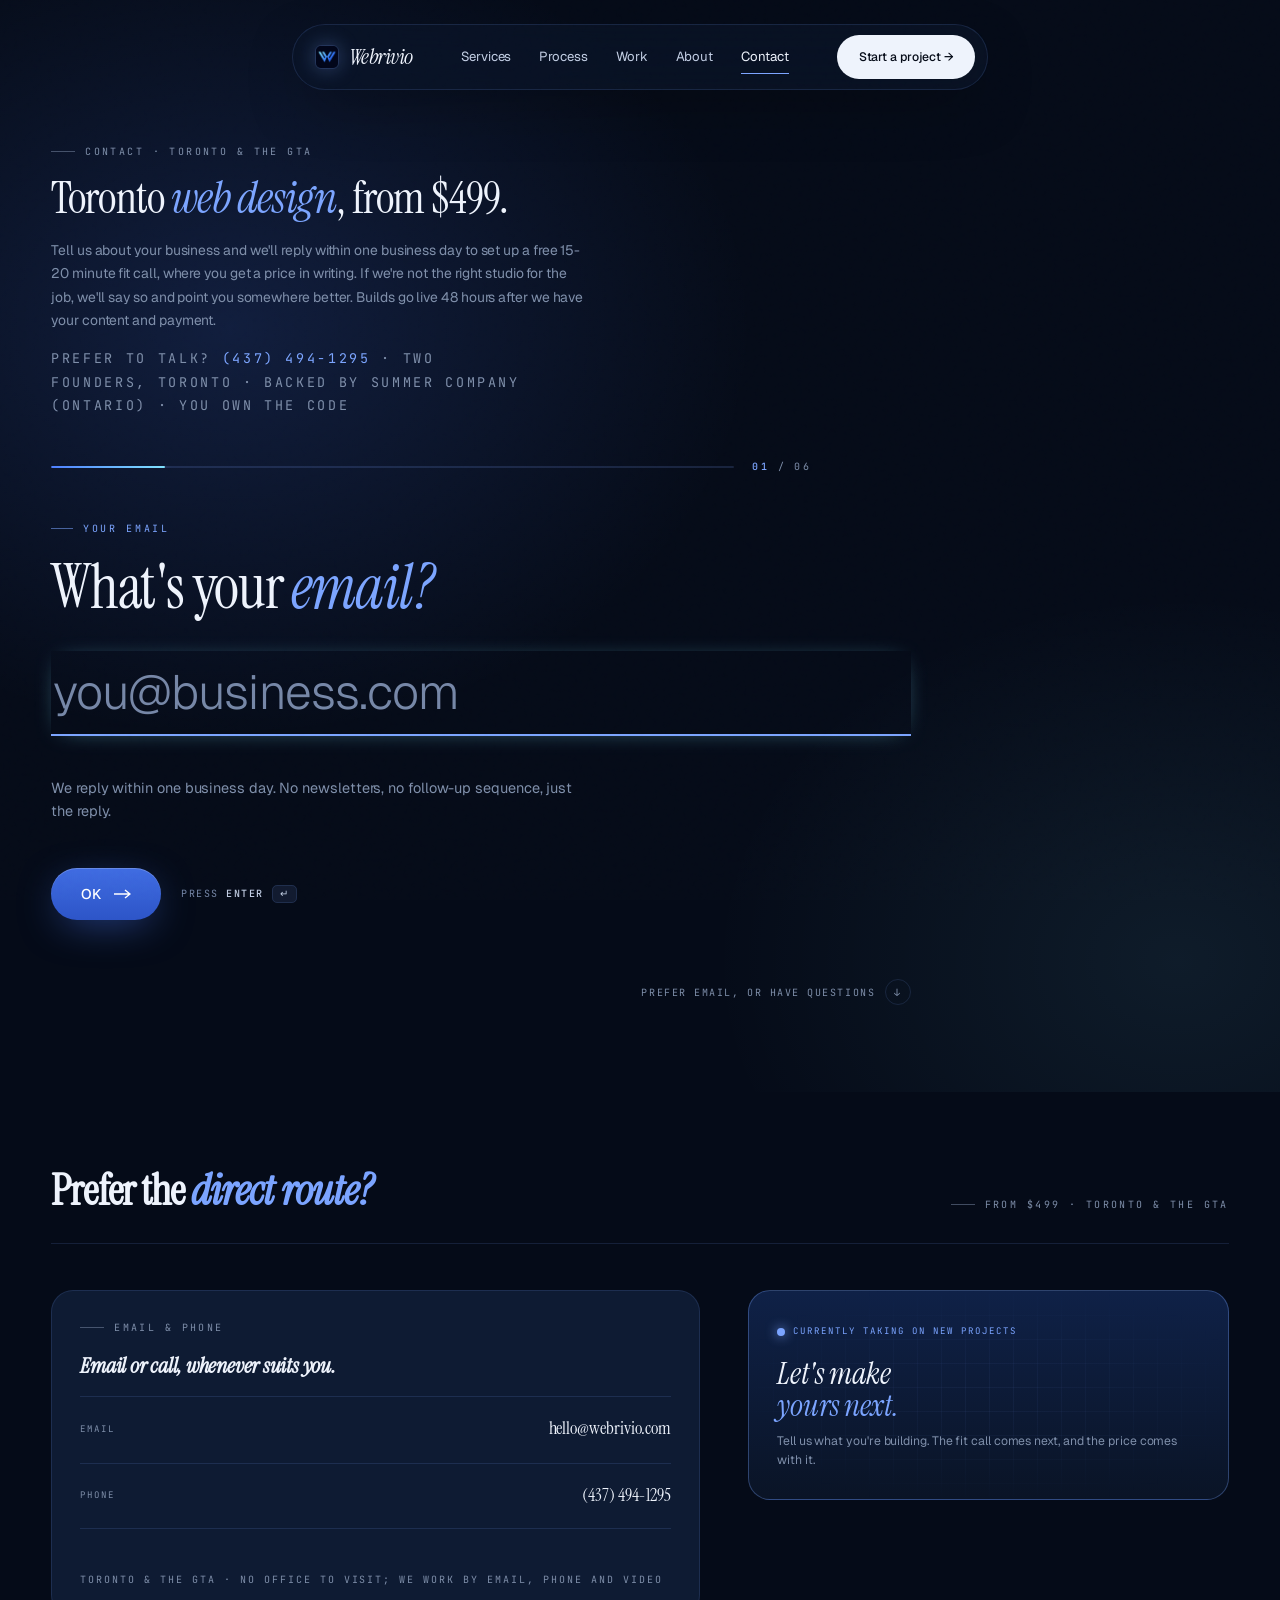
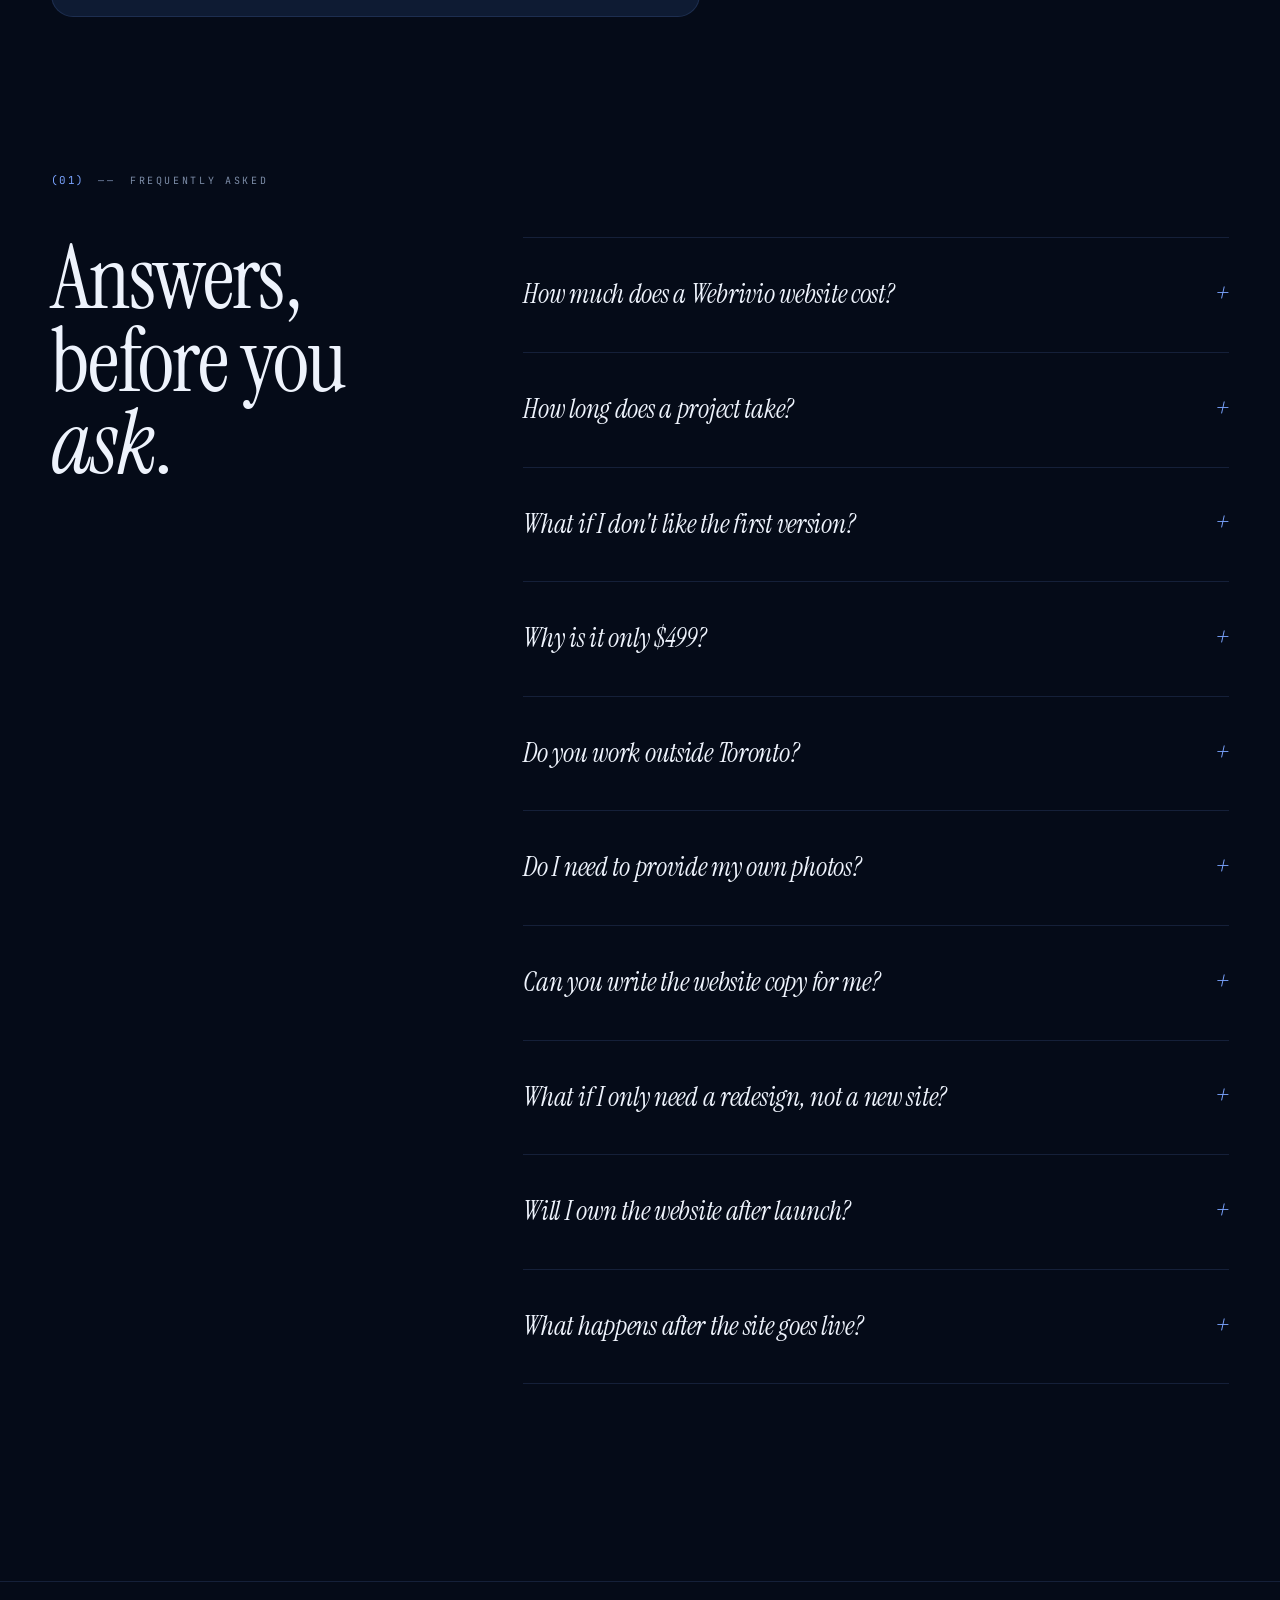
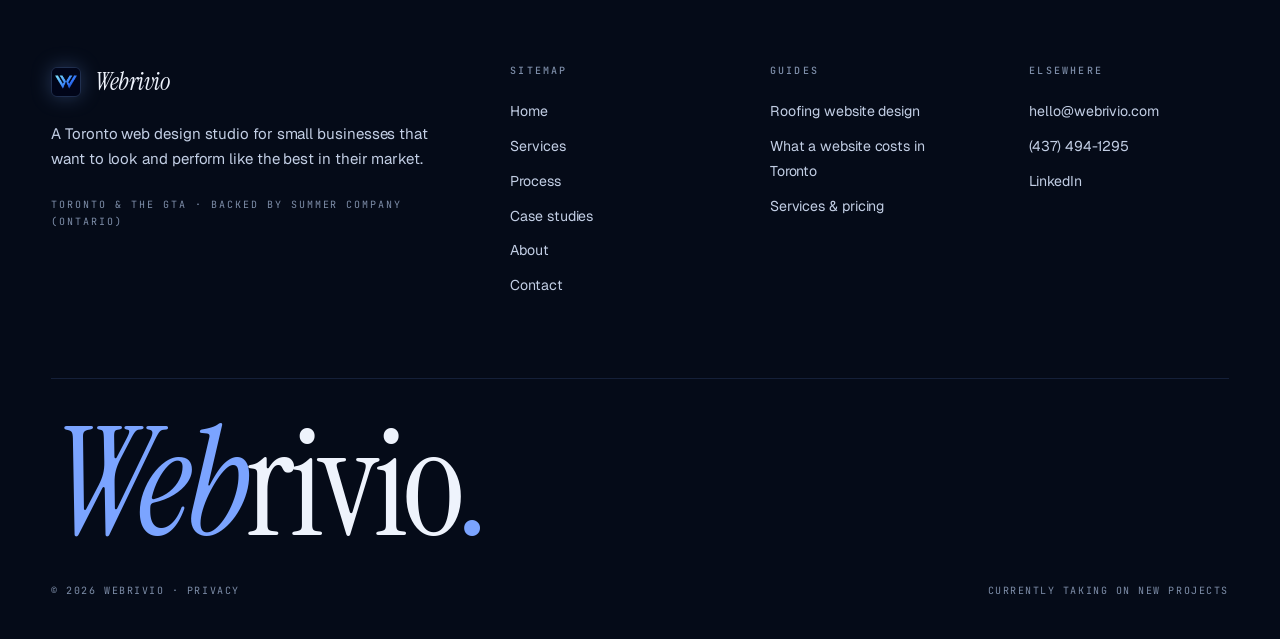
<file: contact.html>
<!doctype html>
<html lang="en-CA">
<head>
<meta charset="utf-8" />
<script>document.documentElement.classList.add('js');try{if(sessionStorage.getItem('wv-pt')){sessionStorage.removeItem('wv-pt');document.documentElement.classList.add('pt-enter');}}catch(e){}</script>
<meta name="viewport" content="width=device-width, initial-scale=1, viewport-fit=cover" />
<meta name="theme-color" content="#050B18" />
<meta name="color-scheme" content="dark" />

<title>Contact Webrivio | Web Design in Toronto</title>
<meta name="description" content="Tell us about your business and we reply within one business day to set up a free fit call. Call (437) 494-1295 or use the form. Websites from $499." />
<link rel="canonical" href="https://webrivio.com/contact" />

<!-- Open Graph -->
<meta property="og:type" content="website" />
<meta property="og:site_name" content="Webrivio" />
<meta property="og:url" content="https://webrivio.com/contact" />
<meta property="og:title" content="Start a project with Webrivio" />
<meta property="og:description" content="Tell us about your business and we reply within one business day to set up a free fit call. Call (437) 494-1295 or use the form. Websites from $499." />
<meta property="og:image" content="https://webrivio.com/assets/og-image.jpg" />
<meta property="og:image:type" content="image/jpeg" />
<meta property="og:image:width" content="1200" />
<meta property="og:image:height" content="630" />
<meta property="og:image:alt" content="Webrivio, a web design studio in Toronto" />
<meta property="og:locale" content="en_CA" />

<!-- Twitter -->
<meta name="twitter:card" content="summary_large_image" />
<meta name="twitter:title" content="Start a project with Webrivio" />
<meta name="twitter:description" content="Tell us about your business and we reply within one business day to set up a free fit call. Call (437) 494-1295 or use the form. Websites from $499." />
<meta name="twitter:image" content="https://webrivio.com/assets/og-image.jpg" />
<meta name="twitter:image:alt" content="Webrivio, a web design studio in Toronto" />

<!-- Icons & manifest -->
<link rel="icon" href="/favicon.ico" sizes="any" />
<link rel="icon" type="image/png" sizes="16x16" href="/assets/favicon-16.png" />
<link rel="icon" type="image/png" sizes="32x32" href="/assets/favicon-32.png" />
<link rel="icon" type="image/png" sizes="48x48" href="/assets/favicon-48.png" />
<link rel="icon" type="image/png" sizes="96x96" href="/assets/icon-96.png" />
<link rel="icon" type="image/png" sizes="192x192" href="/assets/icon-192.png" />
<link rel="apple-touch-icon" sizes="180x180" href="/assets/apple-touch-icon.png" />
<link rel="manifest" href="/site.webmanifest" />

<!-- Fonts + CSS -->
<link rel="preconnect" href="https://fonts.googleapis.com" />
<link rel="preconnect" href="https://fonts.gstatic.com" crossorigin />
<link rel="preload" as="style" href="https://fonts.googleapis.com/css2?family=Instrument+Serif:ital@0;1&family=Geist:wght@300;400;500;600&family=JetBrains+Mono:wght@400;500&display=swap" />
<link rel="stylesheet" href="https://fonts.googleapis.com/css2?family=Instrument+Serif:ital@0;1&family=Geist:wght@300;400;500;600&family=JetBrains+Mono:wght@400;500&display=swap" media="print" onload="this.media='all'" />
<noscript><link rel="stylesheet" href="https://fonts.googleapis.com/css2?family=Instrument+Serif:ital@0;1&family=Geist:wght@300;400;500;600&family=JetBrains+Mono:wght@400;500&display=swap" /></noscript>
<link rel="stylesheet" href="/assets/styles.css" />
<link rel="stylesheet" href="/assets/enhance.css" />
<link rel="stylesheet" href="/assets/contact.css" />

<style>
  /* Page head for the contact flow — this page's real, visible H1.
     Deliberately sits BELOW .q-q in the type hierarchy so the question
     the visitor is answering stays the focal point of the screen.
     Scoped to .q-head, which exists nowhere else in the site. */
  .q-head {
    max-width: 800px;
    margin-bottom: clamp(24px, 4.5vh, 48px);
  }
  .q-head h1 {
    font-family: var(--serif);
    font-weight: 400;
    /* floor stays under .q-q's 30px floor so the question the visitor is
       answering still outranks the page title on small screens */
    font-size: clamp(26px, 3.6vw, 46px);
    line-height: 1.06;
    letter-spacing: -0.02em;
    color: var(--ink);
    margin: 14px 0 0;
  }
  .q-head h1 .it { font-style: italic; color: var(--accent-glow); }
  .q-head p {
    margin-top: 16px;
    max-width: 60ch;
    font-size: clamp(14px, 1.15vw, 16px);
    line-height: 1.6;
    color: var(--mute);
  }
  @media (max-width: 560px) {
    .q-head { margin-bottom: 24px; }
  }
</style>

<script type="application/ld+json">
{
  "@context": "https://schema.org",
  "@graph": [
    {
      "@type": "BreadcrumbList",
      "@id": "https://webrivio.com/contact#breadcrumb",
      "itemListElement": [
        { "@type": "ListItem", "position": 1, "name": "Home", "item": "https://webrivio.com/" },
        { "@type": "ListItem", "position": 2, "name": "Contact", "item": "https://webrivio.com/contact" }
      ]
    },
    {
      "@type": "ContactPage",
      "@id": "https://webrivio.com/contact#webpage",
      "url": "https://webrivio.com/contact",
      "name": "Contact Webrivio",
      "description": "Tell us about your business and we reply within one business day to set up a free fit call. Call (437) 494-1295 or use the form. Websites from $499.",
      "isPartOf": { "@id": "https://webrivio.com/#website" },
      "about": { "@id": "https://webrivio.com/#organization" },
      "provider": { "@id": "https://webrivio.com/#organization" },
      "breadcrumb": { "@id": "https://webrivio.com/contact#breadcrumb" },
      "inLanguage": "en-CA"
    },
    {
      "@type": "FAQPage",
      "@id": "https://webrivio.com/contact#faq",
      "isPartOf": { "@id": "https://webrivio.com/contact#webpage" },
      "about": { "@id": "https://webrivio.com/#organization" },
      "mainEntity": [
        {
          "@type": "Question",
          "name": "How much does a Webrivio website cost?",
          "acceptedAnswer": {
            "@type": "Answer",
            "text": "Websites start at $499 CAD. That's a real price, not a deposit or an hourly rate. What moves it is scope: how many pages you need, whether we're writing the copy from scratch, and whether you want extras like online booking, e-commerce, or several location pages. We put the final figure in writing before we start, and it doesn't change unless you ask for more."
          }
        },
        {
          "@type": "Question",
          "name": "How long does a project take?",
          "acceptedAnswer": {
            "@type": "Answer",
            "text": "48 hours, counted from the moment your content and payment are both in. Before that, we scope the project and agree on exactly what we're building. So if it takes you a week to gather your photos and text, the build still takes 48 hours from the moment they land."
          }
        },
        {
          "@type": "Question",
          "name": "What if I don't like the first version?",
          "acceptedAnswer": {
            "@type": "Answer",
            "text": "You tell us what's off, and we fix it. Two rounds of revisions are included in every build: you review the site live, send your notes, and we work through them. There's also a 30-day post-launch warranty, so if anything breaks in the first month we repair it at no charge."
          }
        },
        {
          "@type": "Question",
          "name": "Why is it only $499?",
          "acceptedAnswer": {
            "@type": "Answer",
            "text": "Because we started Webrivio after watching web designers charge small businesses thousands of dollars for very little in return. We're backed by a $3,000 Summer Company startup grant from the Province of Ontario, and we keep the studio small: no office, no account managers, no sales team. $499 is a real starting price, and you get a custom-designed site built around your business, not a template with your logo dropped into it."
          }
        },
        {
          "@type": "Question",
          "name": "Do you work outside Toronto?",
          "acceptedAnswer": {
            "@type": "Answer",
            "text": "Yes. We're based in Toronto and work right across the GTA: North York, Scarborough, Etobicoke, Mississauga, Brampton, Markham, Vaughan, and Richmond Hill. We're a service-area studio, so there's no office to visit; everything runs over email, phone, and video. We've built for businesses well outside the GTA too, as far away as BC."
          }
        },
        {
          "@type": "Question",
          "name": "Do I need to provide my own photos?",
          "acceptedAnswer": {
            "@type": "Answer",
            "text": "It helps, but no. Real photos of your work, your team, and your shop almost always beat stock, even ones taken on a phone. If you don't have any, we'll design around type, layout, and your services, and leave clean slots you can drop real photos into later. What we won't do is pass off stock images as your work."
          }
        },
        {
          "@type": "Question",
          "name": "Can you write the website copy for me?",
          "acceptedAnswer": {
            "@type": "Answer",
            "text": "Yes. You don't need to show up with finished text. Send us rough notes on what you do, who you serve, what you charge, and what people always ask you, and we'll write and structure the page around it. You approve every word before it goes live. If you'd rather write it yourself, we'll edit it and tune the headlines and calls to action as we build."
          }
        },
        {
          "@type": "Question",
          "name": "What if I only need a redesign, not a new site?",
          "acceptedAnswer": {
            "@type": "Answer",
            "text": "That's a normal project for us, and often the fastest one, because the words and photos already exist. Send us the link and we'll tell you honestly what we'd change. Sometimes the answer is that your site is fine and only two pages are letting you down, and we'll say so rather than sell you a rebuild you don't need."
          }
        },
        {
          "@type": "Question",
          "name": "Will I own the website after launch?",
          "acceptedAnswer": {
            "@type": "Answer",
            "text": "Completely. You own the code, the domain, and every account we set up: hosting, analytics, the domain registrar, all created in your name. There's no licence to keep paying, no platform holding your pages, and nothing stops working if you walk away from us. At handover you get the files and every login in one place, so any developer can take over after us. If you ever want to move the site somewhere else, tell us and we'll help you export it."
          }
        },
        {
          "@type": "Question",
          "name": "What happens after the site goes live?",
          "acceptedAnswer": {
            "@type": "Answer",
            "text": "We hand over the code, the domain, and the logins, and we stay reachable at hello@webrivio.com if something breaks or you want a change. If you'd like us to keep hosting and maintaining the site we can, but it's optional and there's no lock-in. You can move it anywhere, any time."
          }
        }
      ]
    }
  ]
}
</script>

<!-- Vercel Web Analytics -->
<script defer src="https://cdn.vercel-insights.com/v1/script.js"></script>
</head>
<body data-page="contact">

<!-- atmosphere CSS-only variant: depth gradient (styles.css) + static grid -->
<div class="atm-grid" aria-hidden="true"></div>

<a class="skip-link" href="#main">Skip to content</a>
<div class="progress" aria-hidden="true"></div>
<div class="cursor" aria-hidden="true"></div>

<nav class="nav" aria-label="Primary">
  <div class="nav-inner">
    <a class="nav-brand" href="/" aria-label="Webrivio home">
      <img class="mark" src="/assets/logo.png" alt="" width="24" height="24" />
      <em>Webrivio</em>
    </a>
    <div class="nav-links">
      <a href="/services">Services</a>
      <a href="/process">Process</a>
      <a href="/case-studies">Work</a>
      <a href="/about">About</a>
      <a href="/contact">Contact</a>
    </div>
    <a class="nav-cta" href="/contact">Start a project <span aria-hidden="true">&rarr;</span></a>
    <button class="nav-toggle" aria-label="Open menu" aria-expanded="false" aria-controls="nav-drawer">
      <span></span><span></span><span></span>
    </button>
  </div>
</nav>
<div class="nav-drawer" id="nav-drawer" role="dialog" aria-modal="true" aria-label="Menu" aria-hidden="true">
  <a href="/services">Services</a>
  <a href="/process">Process</a>
  <a href="/case-studies">Work</a>
  <a href="/about">About</a>
  <a href="/contact">Contact</a>
  <a class="drawer-cta" href="/contact">Start a project</a>
  <span class="drawer-meta"><a href="tel:+14374941295">(437) 494-1295</a> &middot; <a href="mailto:hello@webrivio.com">hello@webrivio.com</a></span>
</div>

<main id="main">

<section class="quote" aria-label="Start your project">
  <div class="quote-inner container">

    <!-- the page's real H1 — visible in both the no-JS and enhanced states -->
    <header class="q-head">
      <span class="eyebrow">Contact · Toronto &amp; the GTA</span>
      <h1>Toronto <em class="it">web design</em>, from $499.</h1>
      <p>Tell us about your business and we'll reply within one business day to set up a free 15-20 minute fit call, where you get a price in writing. If we're not the right studio for the job, we'll say so and point you somewhere better. Builds go live 48 hours after we have your content and payment.</p>
      <p class="tiny-mono" style="margin-top: 14px;">Prefer to talk? <a href="tel:+14374941295" style="color: var(--accent-glow);">(437) 494-1295</a> · Two founders, Toronto · Backed by Summer Company (Ontario) · You own the code</p>
    </header>

    <!-- progress (enhanced only) -->
    <div class="q-progress" data-enh aria-hidden="true">
      <div class="q-progress-bar"><span></span></div>
      <div class="q-count"><b class="cur">01</b> <span class="sep">/</span> <span class="tot">06</span></div>
    </div>

    <form class="q-form" action="https://formsubmit.co/hello@webrivio.com" method="POST" aria-label="Project inquiry" novalidate>

      <!-- FormSubmit config -->
      <input type="hidden" name="_subject" value="New project inquiry from webrivio.com" />
      <input type="hidden" name="_template" value="table" />
      <input type="hidden" name="_captcha" value="false" />
      <input type="hidden" name="_next" value="https://webrivio.com/contact?sent=1" />
      <!-- Honeypot anti-spam -->
      <input type="text" name="_honey" style="display:none" tabindex="-1" autocomplete="off" aria-hidden="true" />

      <!-- 01 · email -->
      <div class="q-step" data-name="email">
        <span class="q-index">Your email <span class="q-sr">, step 1 of 6</span></span>
        <label class="q-q" for="q-email">What's your <em class="it">email?</em></label>
        <div class="q-field">
          <input class="q-input" id="q-email" name="email" type="email" required inputmode="email" autocomplete="email" placeholder="you@business.com" data-err="We need an email to reply to." />
        </div>
        <p class="q-error" role="alert"></p>
        <p class="q-help">We reply within one business day. No newsletters, no follow-up sequence, just the reply.</p>
        <div class="q-controls" data-enh>
          <button type="button" class="btn btn-primary q-next"><span class="label">OK</span><svg class="arrow" viewBox="0 0 18 10" fill="none" aria-hidden="true"><path d="M1 5h16m-5-4 5 4-5 4" stroke="currentColor" stroke-width="1.4"/></svg></button>
          <span class="q-enter">press <b>Enter</b> <kbd>↵</kbd></span>
        </div>
      </div>

      <!-- 02 · name -->
      <div class="q-step" data-name="name">
        <span class="q-index">Your name <span class="q-sr">, step 2 of 6</span></span>
        <label class="q-q" for="q-name">And your <em class="it">name?</em></label>
        <div class="q-field">
          <input class="q-input" id="q-name" name="name" type="text" required autocomplete="name" placeholder="Jordan Reyes" data-err="A first name is plenty." />
        </div>
        <p class="q-error" role="alert"></p>
        <p class="q-help">So we know who we're talking to.</p>
        <div class="q-controls" data-enh>
          <button type="button" class="btn btn-primary q-next"><span class="label">OK</span><svg class="arrow" viewBox="0 0 18 10" fill="none" aria-hidden="true"><path d="M1 5h16m-5-4 5 4-5 4" stroke="currentColor" stroke-width="1.4"/></svg></button>
          <span class="q-enter">press <b>Enter</b> <kbd>↵</kbd></span>
        </div>
      </div>

      <!-- 03 · phone -->
      <div class="q-step" data-name="phone">
        <span class="q-index">Your phone <span class="q-sr">, step 3 of 6</span></span>
        <label class="q-q" for="q-phone">Best <em class="it">number</em> to reach you?</label>
        <div class="q-field">
          <input class="q-input" id="q-phone" name="phone" type="tel" required autocomplete="tel" inputmode="tel" placeholder="(416) 555-0123" data-err="We need a number to reach you at." />
        </div>
        <p class="q-error" role="alert"></p>
        <p class="q-help">We only call to talk through the project, nothing else.</p>
        <div class="q-controls" data-enh>
          <button type="button" class="btn btn-primary q-next"><span class="label">OK</span><svg class="arrow" viewBox="0 0 18 10" fill="none" aria-hidden="true"><path d="M1 5h16m-5-4 5 4-5 4" stroke="currentColor" stroke-width="1.4"/></svg></button>
          <span class="q-enter">press <b>Enter</b> <kbd>↵</kbd></span>
        </div>
      </div>

      <!-- 04 · business -->
      <div class="q-step" data-name="business">
        <span class="q-index">Your business <span class="q-sr">, step 4 of 6</span></span>
        <label class="q-q" for="q-business">What's the <em class="it">business</em> called?</label>
        <div class="q-field">
          <input class="q-input" id="q-business" name="business" type="text" required autocomplete="organization" placeholder="Reyes Roofing Co." data-err="Even a working name is fine." />
        </div>
        <p class="q-error" role="alert"></p>
        <p class="q-help">Or what you're planning to call it.</p>
        <div class="q-controls" data-enh>
          <button type="button" class="btn btn-primary q-next"><span class="label">OK</span><svg class="arrow" viewBox="0 0 18 10" fill="none" aria-hidden="true"><path d="M1 5h16m-5-4 5 4-5 4" stroke="currentColor" stroke-width="1.4"/></svg></button>
          <span class="q-enter">press <b>Enter</b> <kbd>↵</kbd></span>
        </div>
      </div>

      <!-- 05 · industry (chips) -->
      <div class="q-step" data-name="industry">
        <span class="q-index">Your industry <span class="q-sr">, step 5 of 6</span></span>
        <span class="q-q" id="q-industry-label">What kind of <em class="it">business</em> is it? <span class="opt">optional</span></span>
        <div class="q-chips" role="radiogroup" aria-labelledby="q-industry-label">
          <button type="button" class="q-opt" role="radio" aria-checked="false">Roofing</button>
          <button type="button" class="q-opt" role="radio" aria-checked="false">Salon / beauty</button>
          <button type="button" class="q-opt" role="radio" aria-checked="false">Café / restaurant</button>
          <button type="button" class="q-opt" role="radio" aria-checked="false">Dental / medical</button>
          <button type="button" class="q-opt" role="radio" aria-checked="false">Medspa</button>
          <button type="button" class="q-opt" role="radio" aria-checked="false">Landscaping</button>
          <button type="button" class="q-opt" role="radio" aria-checked="false">Contracting</button>
          <button type="button" class="q-opt" role="radio" aria-checked="false">Auto</button>
          <button type="button" class="q-opt" role="radio" aria-checked="false">Something else</button>
        </div>
        <input type="hidden" name="industry" />
        <div class="q-controls" data-enh>
          <button type="button" class="q-skip">Skip this</button>
        </div>
      </div>

      <!-- 06 · review + send -->
      <div class="q-step q-step--send" data-name="send">
        <span class="q-index">Last step <span class="q-sr">, step 6 of 6</span></span>
        <h2 class="q-q">Ready when <em class="it">you are.</em></h2>
        <div class="q-review" data-enh></div>
        <p class="q-help">We read every inquiry ourselves. The reply sets up your fit call, and you leave that call with a price in writing.</p>
        <div class="q-controls">
          <button type="submit" class="btn btn-primary q-submit"><span class="label">Send inquiry</span><svg class="arrow" viewBox="0 0 18 10" fill="none" aria-hidden="true"><path d="M1 5h16m-5-4 5 4-5 4" stroke="currentColor" stroke-width="1.4"/></svg></button>
        </div>
        <div class="form-status" role="status" aria-live="polite"></div>
      </div>
    </form>

    <!-- success takeover -->
    <div class="q-done" role="status" aria-live="polite">
      <div class="q-check"><svg viewBox="0 0 24 24" fill="none" aria-hidden="true"><path pathLength="1" d="M4 12l5 5L20 6" stroke="currentColor" stroke-width="2.4" stroke-linecap="round" stroke-linejoin="round"/></svg></div>
      <h2>Sent. <em class="it">Talk soon.</em></h2>
      <p>We read every inquiry ourselves and reply within one business day. Want to be live sooner? Start gathering your logo, photos, services and hours now; that's half of what starts the 48-hour clock (<a href="/process#content-payment">here's the list</a>). And if you think of anything else, we're at <a href="mailto:hello@webrivio.com">hello@webrivio.com</a>.</p>
    </div>

    <!-- back + escape hatch (enhanced only) -->
    <div class="q-foot" data-enh>
      <button type="button" class="q-back" hidden><svg viewBox="0 0 18 10" fill="none" aria-hidden="true"><path d="M17 5H1m5-4L1 5l5 4" stroke="currentColor" stroke-width="1.4"/></svg> Back</button>
      <a class="q-scrollcue" href="#more">Prefer email, or have questions <span aria-hidden="true">↓</span></a>
    </div>
  </div>
</section>

<!-- ============ Direct contact + availability ============ -->
<section id="more" class="container section-pad tight" aria-label="Other ways to reach us">
  <div class="more-head">
    <h2 class="reveal">Prefer the <em class="it">direct route?</em></h2>
    <span class="eyebrow">From $499 · Toronto &amp; the GTA</span>
  </div>

  <div class="contact-wrap">
    <div class="side-card reveal">
      <span class="eyebrow">Email &amp; phone</span>
      <h3>Email or call, whenever suits you.</h3>
      <div class="contact-info">
        <a href="mailto:hello@webrivio.com">
          <span class="k">Email</span>
          <span class="v">hello@webrivio.com</span>
        </a>
        <a href="tel:+14374941295">
          <span class="k">Phone</span>
          <span class="v">(437) 494-1295</span>
        </a>
      </div>
      <p class="tiny-mono" style="margin-top: 24px;">Toronto &amp; the GTA · No office to visit; we work by email, phone and video</p>
    </div>

    <div class="avail-card reveal">
      <span class="pulse">Currently taking on new projects</span>
      <p class="big">Let's make<br/><em style="color: var(--accent-glow);">yours next.</em></p>
      <p class="small">Tell us what you're building. The fit call comes next, and the price comes with it.</p>
    </div>
  </div>
</section>

<!-- ============ FAQ ============ -->
<section class="container faq-section section-pad tight" aria-labelledby="faq-title">
  <div class="section-label">
    <span class="num">(01)</span>
    <span class="kind">Frequently asked</span>
  </div>

  <div class="faq-grid">
    <h2 class="display reveal" id="faq-title">
      Answers,<br/>before you <span class="it">ask</span>.
    </h2>

    <div class="faq-list reveal">
      <details>
        <summary><h3>How much does a Webrivio website cost?</h3></summary>
        <p>Websites start at $499 CAD. That's a real price, not a deposit or an hourly rate. What moves it is scope: how many pages you need, whether we're writing the copy from scratch, and whether you want extras like online booking, e-commerce, or several location pages. We put the final figure in writing before we start, and it doesn't change unless you ask for more.</p>
      </details>
      <details>
        <summary><h3>How long does a project take?</h3></summary>
        <p>48 hours, counted from the moment your content and payment are both in. Before that, we scope the project and agree on exactly what we're building. So if it takes you a week to gather your photos and text, the build still takes 48 hours from the moment they land.</p>
      </details>
      <details>
        <summary><h3>What if I don't like the first version?</h3></summary>
        <p>You tell us what's off, and we fix it. Two rounds of revisions are included in every build: you review the site live, send your notes, and we work through them. There's also a 30-day post-launch warranty, so if anything breaks in the first month we repair it at no charge.</p>
      </details>
      <details>
        <summary><h3>Why is it only $499?</h3></summary>
        <p>Because we started Webrivio after watching web designers charge small businesses thousands of dollars for very little in return. We're backed by a $3,000 Summer Company startup grant from the Province of Ontario, and we keep the studio small: no office, no account managers, no sales team. $499 is a real starting price, and you get a custom-designed site built around your business, not a template with your logo dropped into it.</p>
      </details>
      <details>
        <summary><h3>Do you work outside Toronto?</h3></summary>
        <p>Yes. We're based in Toronto and work right across the GTA: North York, Scarborough, Etobicoke, Mississauga, Brampton, Markham, Vaughan, and Richmond Hill. We're a service-area studio, so there's no office to visit; everything runs over email, phone, and video. We've built for businesses well outside the GTA too, as far away as BC.</p>
      </details>
      <details>
        <summary><h3>Do I need to provide my own photos?</h3></summary>
        <p>It helps, but no. Real photos of your work, your team, and your shop almost always beat stock, even ones taken on a phone. If you don't have any, we'll design around type, layout, and your services, and leave clean slots you can drop real photos into later. What we won't do is pass off stock images as your work.</p>
      </details>
      <details>
        <summary><h3>Can you write the website copy for me?</h3></summary>
        <p>Yes. You don't need to show up with finished text. Send us rough notes on what you do, who you serve, what you charge, and what people always ask you, and we'll write and structure the page around it. You approve every word before it goes live. If you'd rather write it yourself, we'll edit it and tune the headlines and calls to action as we build.</p>
      </details>
      <details>
        <summary><h3>What if I only need a redesign, not a new site?</h3></summary>
        <p>That's a normal project for us, and often the fastest one, because the words and photos already exist. Send us the link and we'll tell you honestly what we'd change. Sometimes the answer is that your site is fine and only two pages are letting you down, and we'll say so rather than sell you a rebuild you don't need.</p>
      </details>
      <details>
        <summary><h3>Will I own the website after launch?</h3></summary>
        <p>Completely. You own the code, the domain, and every account we set up: hosting, analytics, the domain registrar, all created in your name. There's no licence to keep paying, no platform holding your pages, and nothing stops working if you walk away from us. At handover you get the files and every login in one place, so any developer can take over after us. If you ever want to move the site somewhere else, tell us and we'll help you export it.</p>
      </details>
      <details>
        <summary><h3>What happens after the site goes live?</h3></summary>
        <p>We hand over the code, the domain, and the logins, and we stay reachable at hello@webrivio.com if something breaks or you want a change. If you'd like us to keep hosting and maintaining the site we can, but it's optional and there's no lock-in. You can move it anywhere, any time.</p>
      </details>
    </div>
  </div>
</section>

</main>

<footer role="contentinfo">
  <div class="container">
    <div class="foot-grid">
      <div>
        <div class="foot-brand-row">
          <img class="mark" src="/assets/logo.png" alt="Webrivio" width="30" height="30" />
          <span class="wordmark"><em>Webrivio</em></span>
        </div>
        <p style="color: var(--ink-soft); max-width: 38ch;">
          A Toronto web design studio for small businesses that want to look and perform like the best in their market.
        </p>
        <p class="tiny-mono" style="margin-top: 24px;">Toronto &amp; the GTA · Backed by Summer Company (Ontario)</p>
      </div>
      <div>
        <h2>Sitemap</h2>
        <ul>
          <li><a href="/">Home</a></li>
          <li><a href="/services">Services</a></li>
          <li><a href="/process">Process</a></li>
          <li><a href="/case-studies">Case studies</a></li>
          <li><a href="/about">About</a></li>
          <li><a href="/contact">Contact</a></li>
        </ul>
      </div>
      <div>
        <h2>Guides</h2>
        <ul>
          <li><a href="/roofing-website-design-toronto">Roofing website design</a></li>
          <li><a href="/website-cost-toronto">What a website costs in Toronto</a></li>
          <li><a href="/services">Services &amp; pricing</a></li>
        </ul>
      </div>
      <div>
        <h2>Elsewhere</h2>
        <ul>
          <li><a href="mailto:hello@webrivio.com">hello@webrivio.com</a></li>
          <li><a href="tel:+14374941295">(437) 494-1295</a></li>
          <li><a href="https://www.linkedin.com/company/webrivio/" rel="noopener">LinkedIn</a></li>
        </ul>
      </div>
    </div>
    <div class="foot-big reveal" aria-hidden="true"><em class="it">Web</em>rivio<span style="color: var(--accent-glow);">.</span></div>
    <div class="foot-bottom">
      <span>&copy; <span id="y2">2026</span> Webrivio · <a href="/privacy">Privacy</a></span>
      <span><a href="/contact">Currently taking on new projects</a></span>
    </div>
  </div>
</footer>

<script>document.getElementById('y2').textContent=new Date().getFullYear();</script>
<script src="/assets/app.js" defer></script>
<script src="/assets/contact.js" defer></script>
<!-- Vercel Speed Insights (static site) -->
<script>window.si=window.si||function(){(window.siq=window.siq||[]).push(arguments);};</script>
<script defer src="https://cdn.vercel-insights.com/v1/speed-insights/script.js"></script>
</body>
</html>
</file>
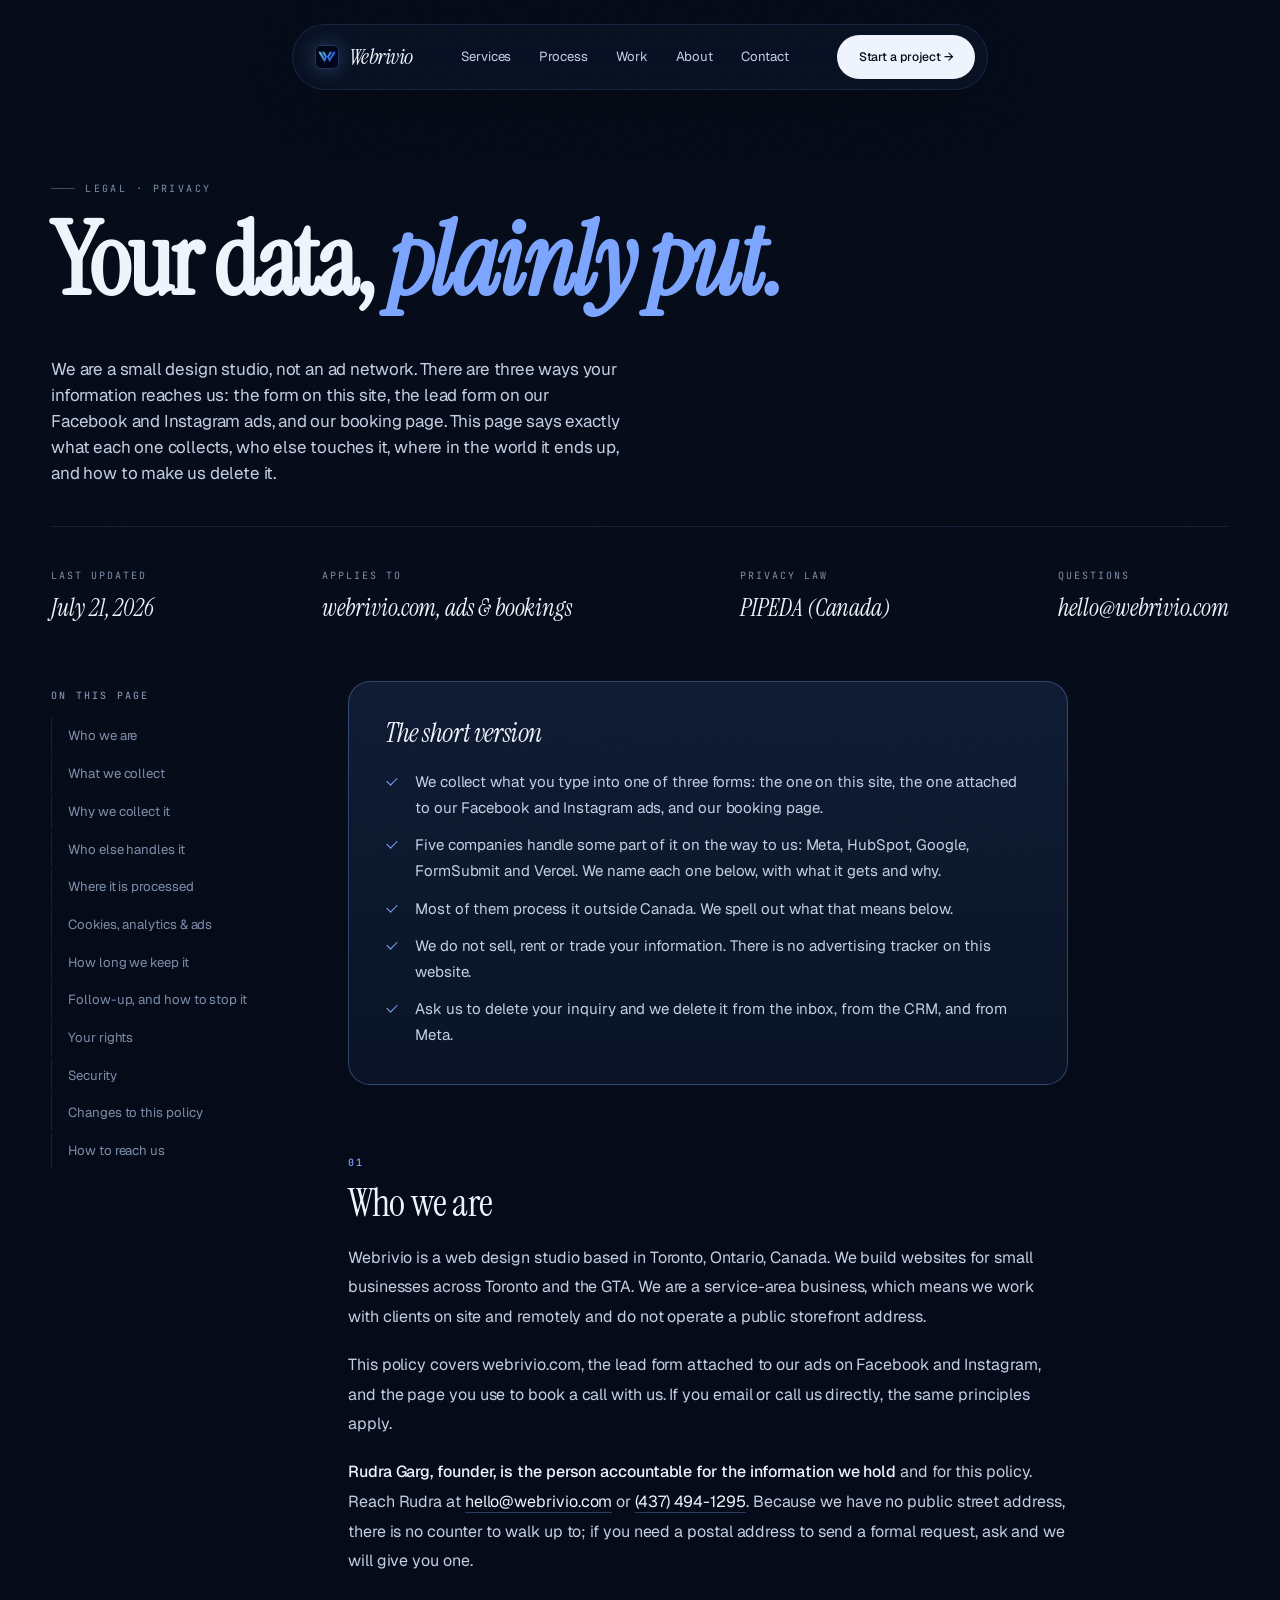
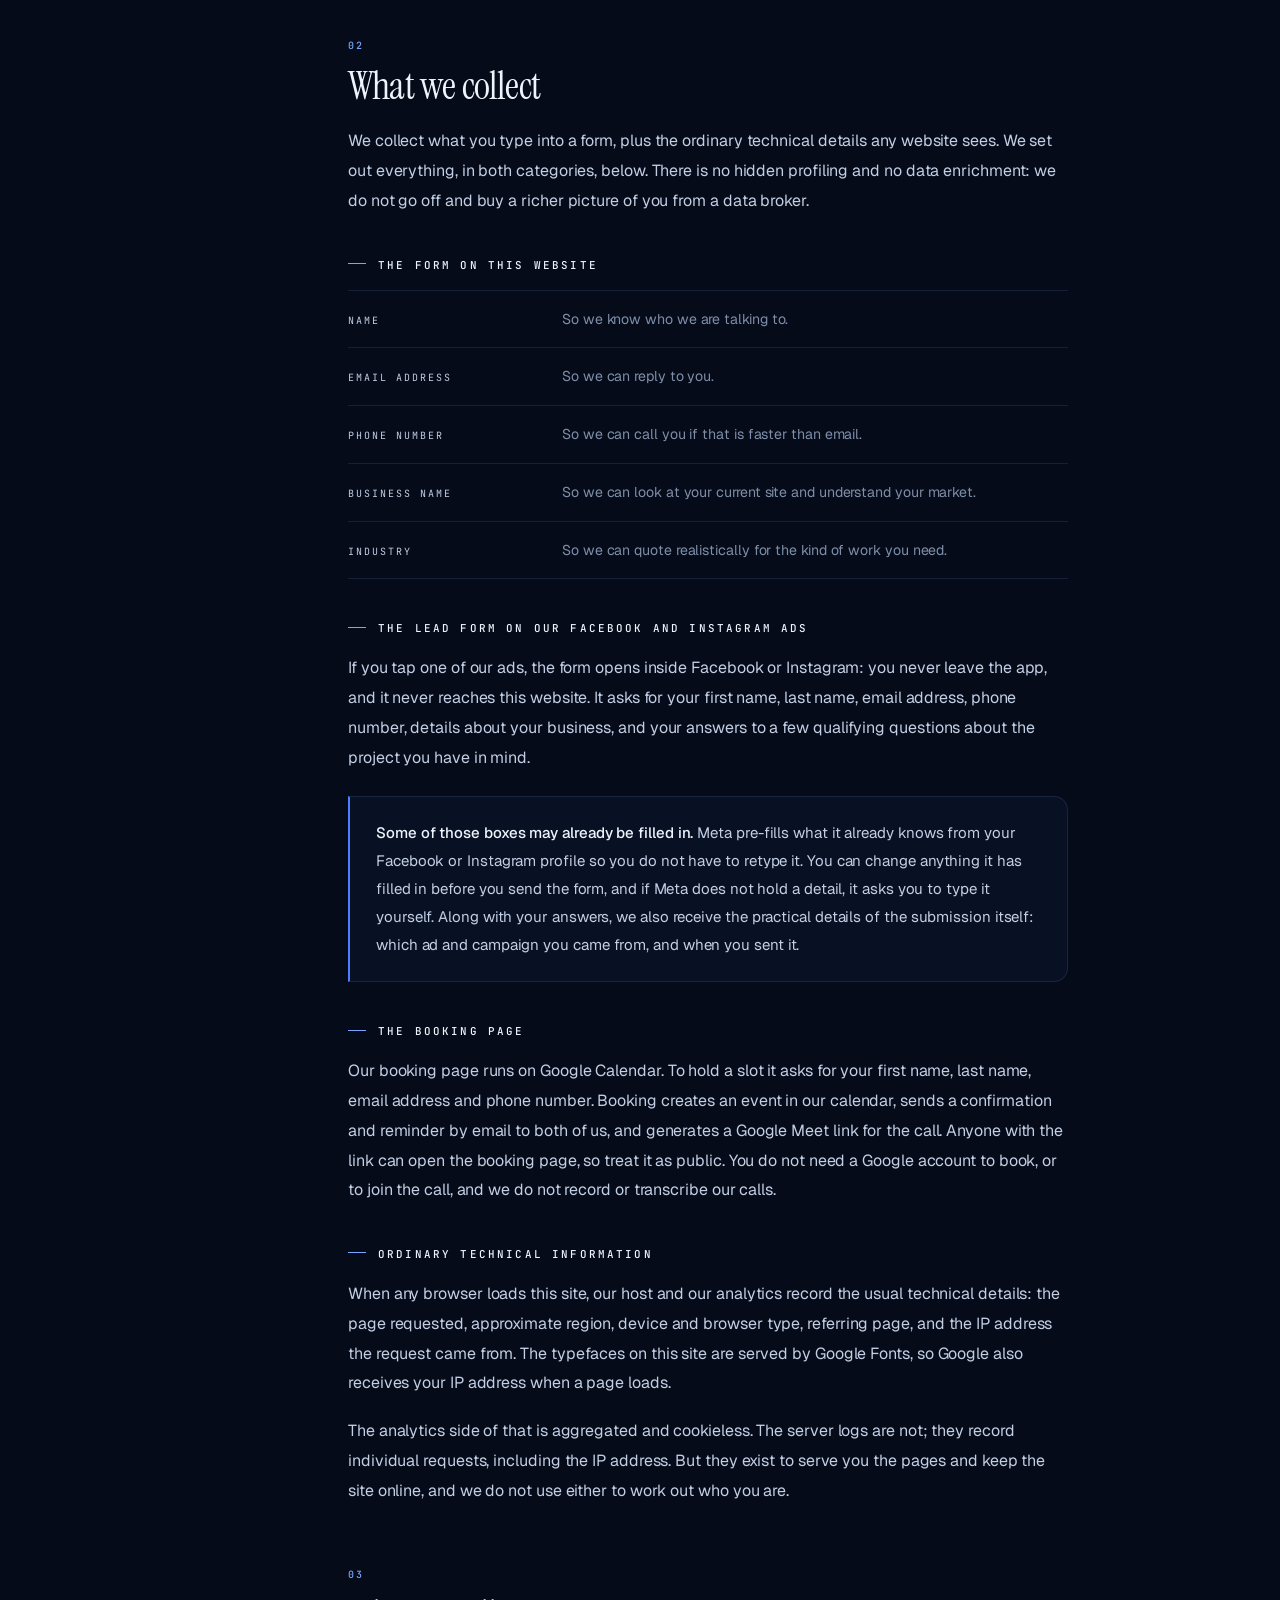
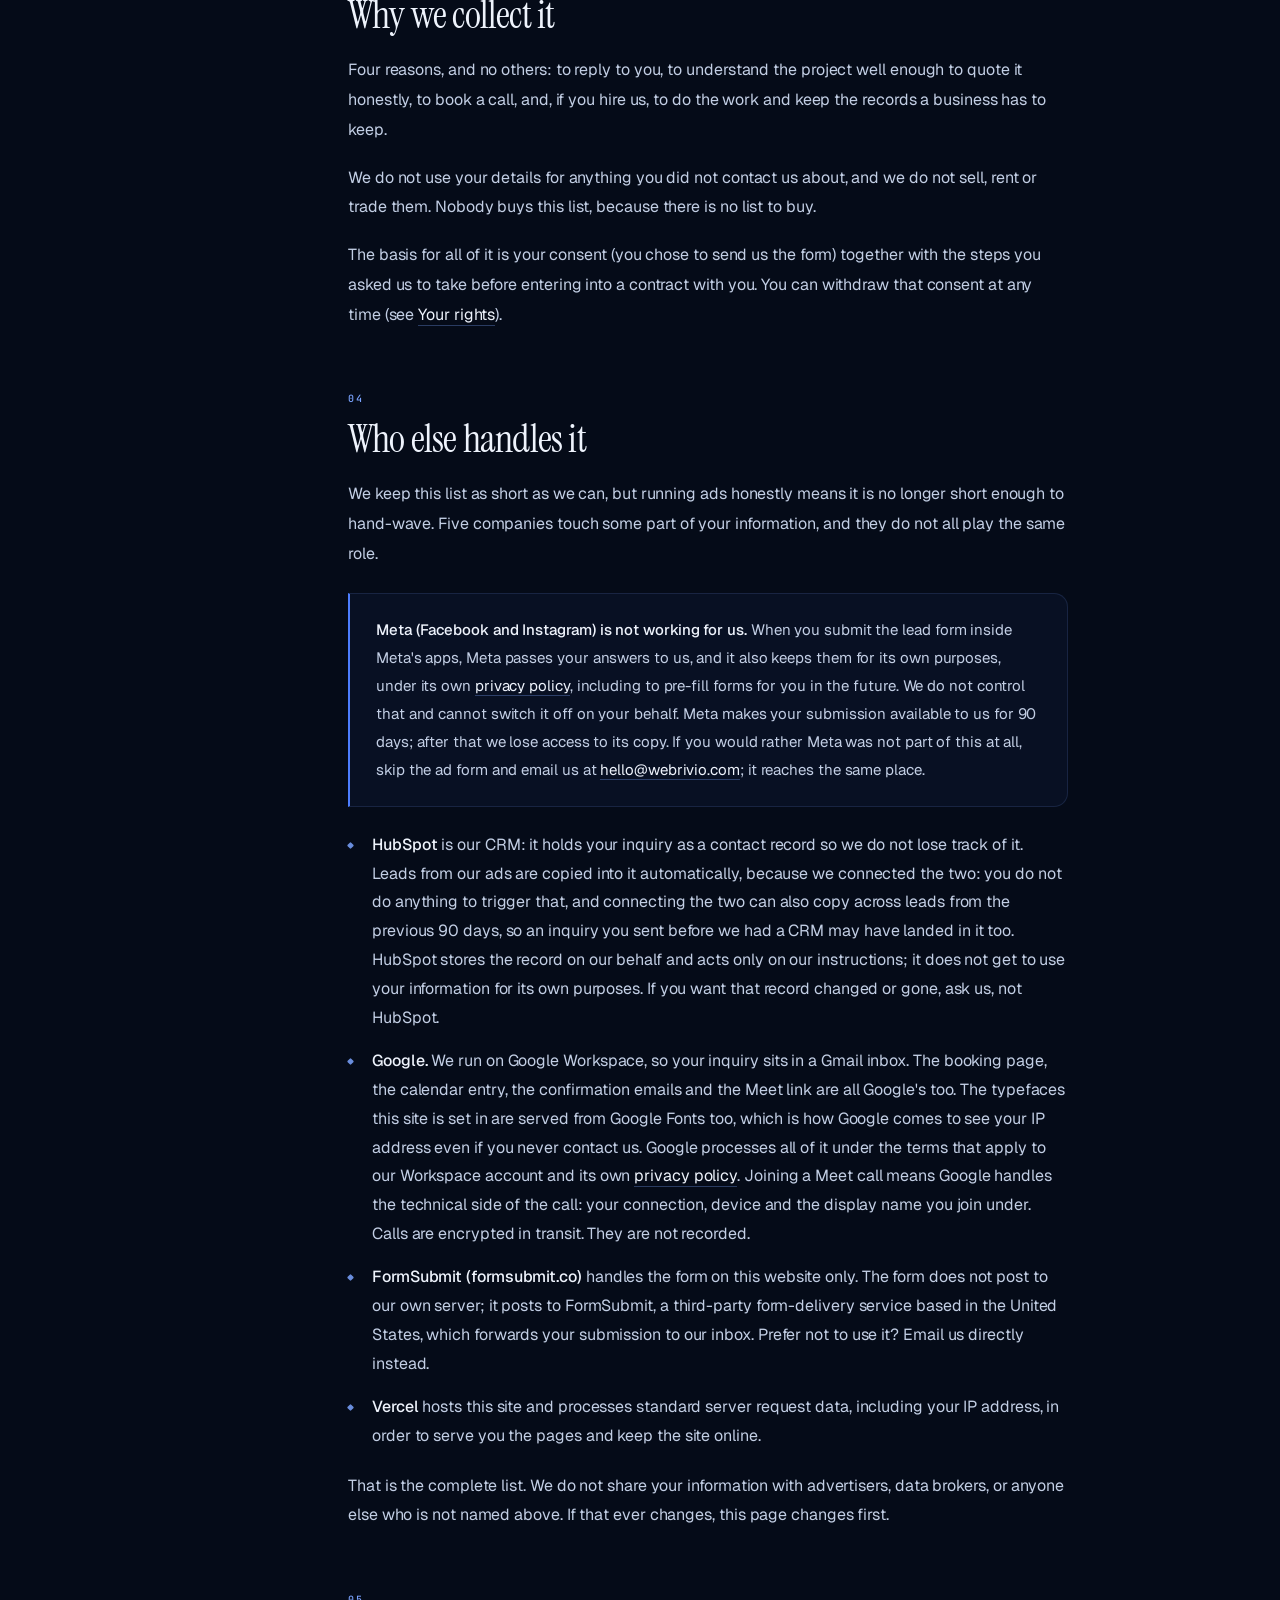
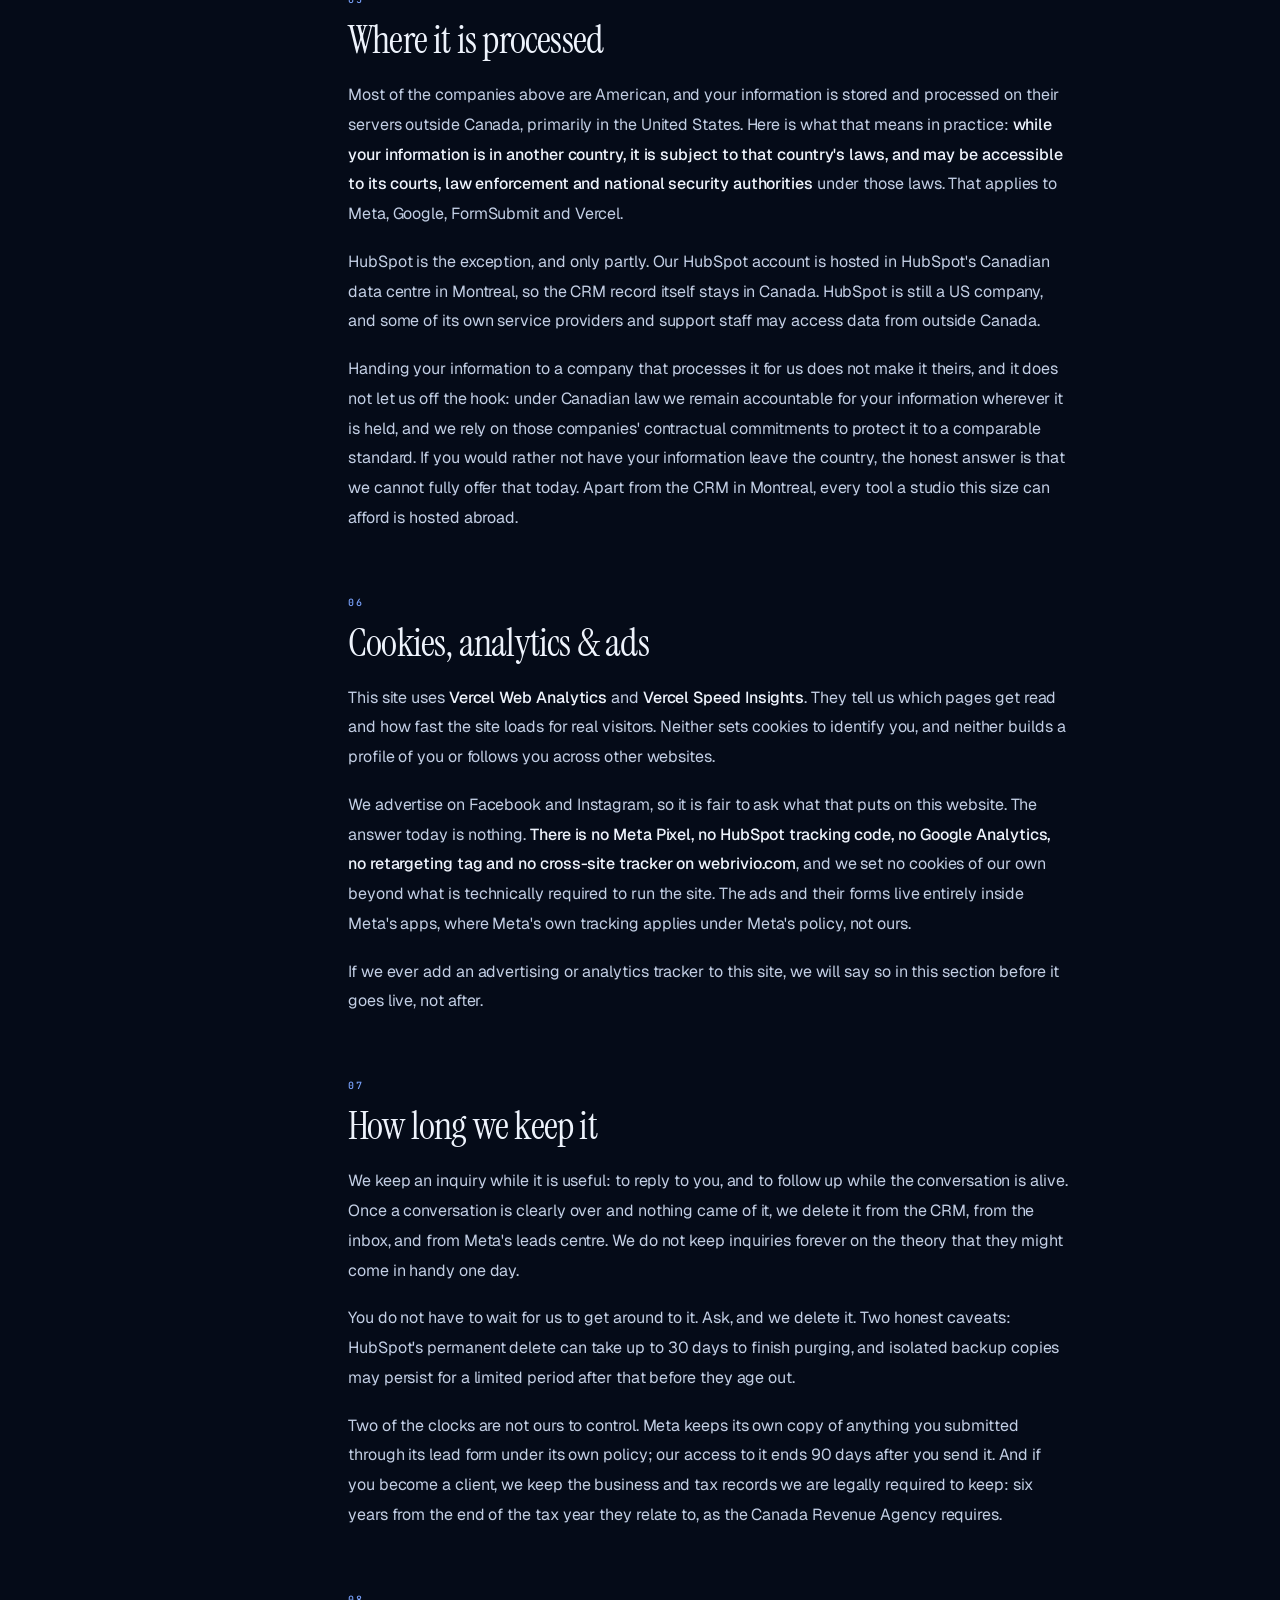
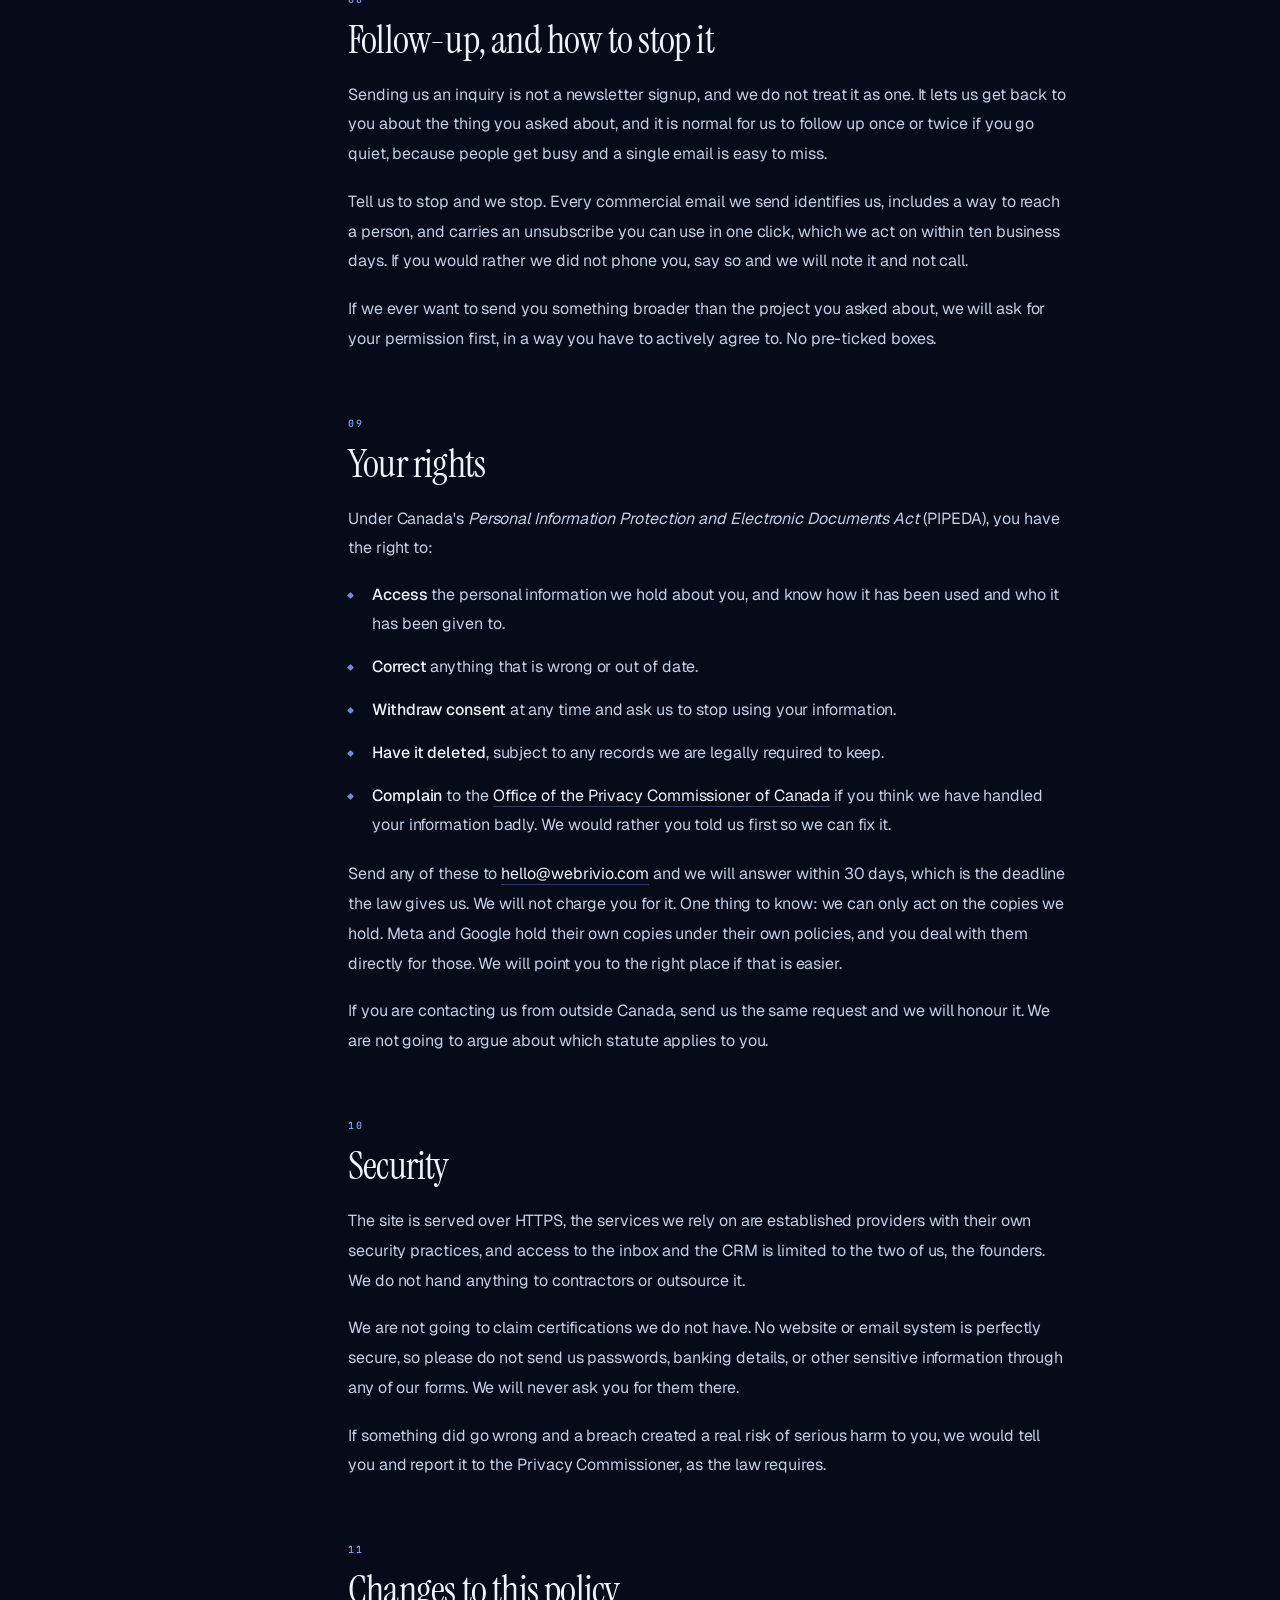
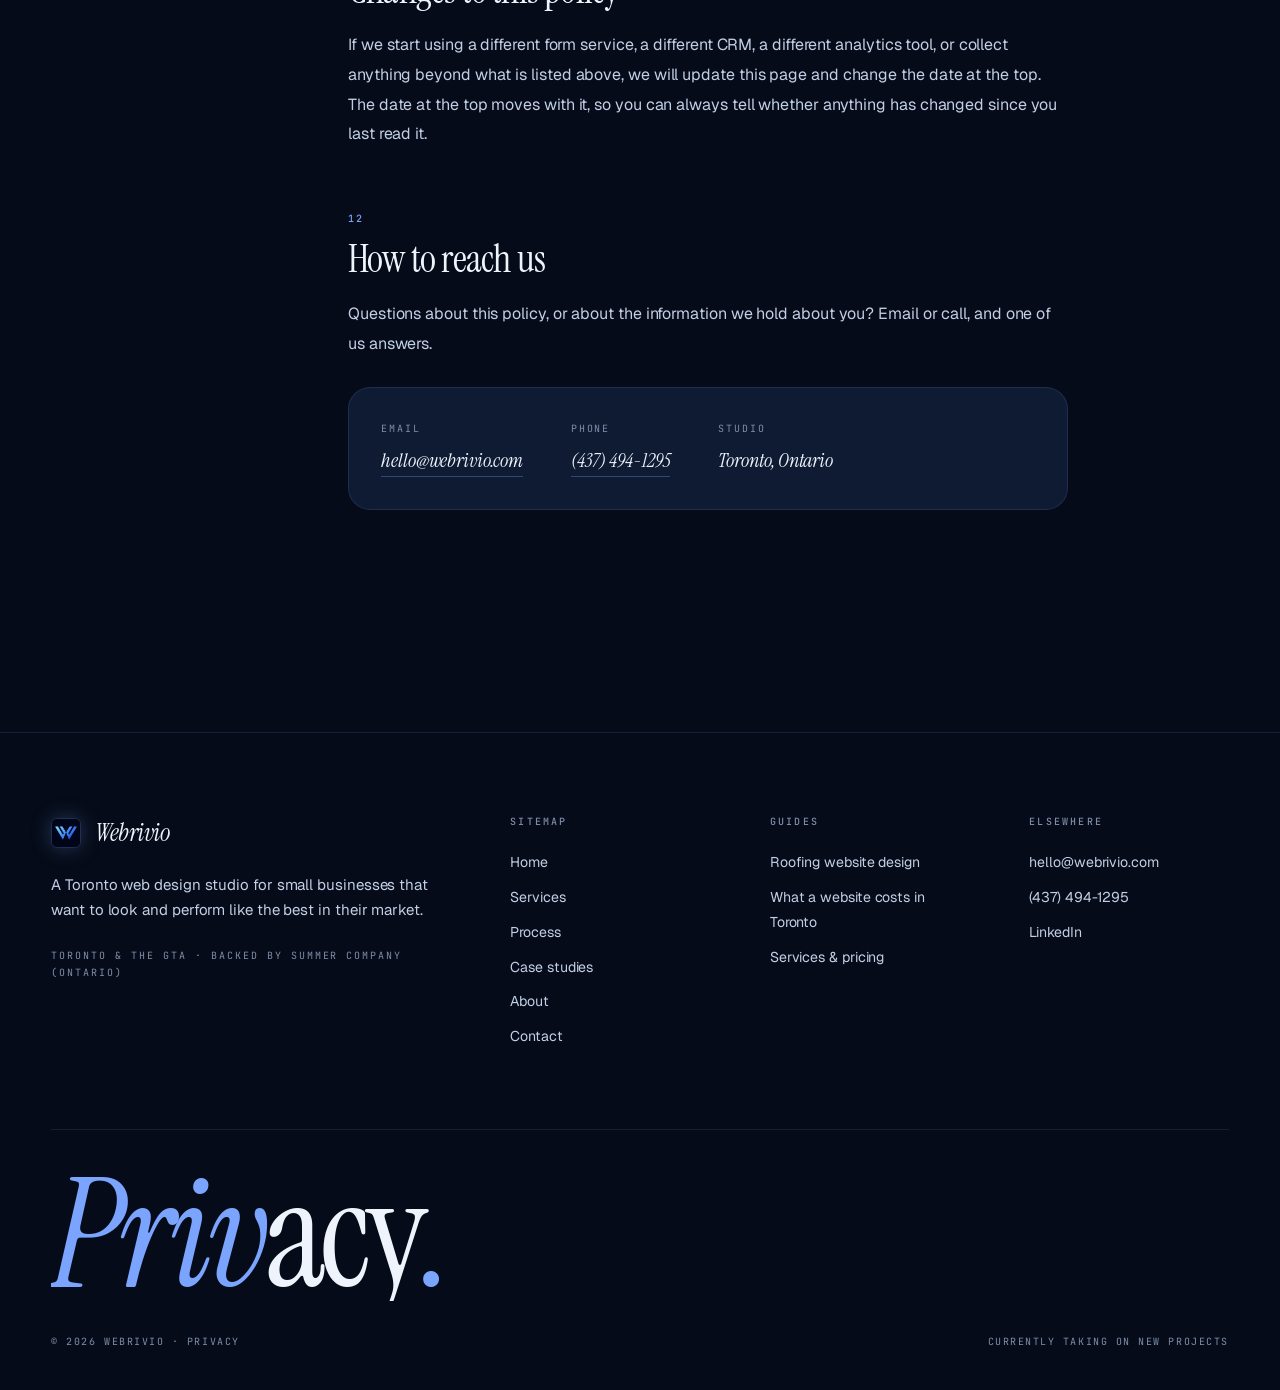
<file: privacy.html>
<!doctype html>
<html lang="en-CA">
<head>
<meta charset="utf-8" />
<script>document.documentElement.classList.add('js');try{if(sessionStorage.getItem('wv-pt')){sessionStorage.removeItem('wv-pt');document.documentElement.classList.add('pt-enter');}}catch(e){}</script>
<meta name="viewport" content="width=device-width, initial-scale=1, viewport-fit=cover" />
<meta name="theme-color" content="#050B18" />
<meta name="color-scheme" content="dark" />

<title>Privacy Policy | Webrivio</title>
<meta name="description" content="What we collect through the website form, our Facebook and Instagram lead form and our booking page, who handles it, where it lives, and how to have it deleted." />
<link rel="canonical" href="https://webrivio.com/privacy" />

<!-- Open Graph -->
<meta property="og:type" content="website" />
<meta property="og:site_name" content="Webrivio" />
<meta property="og:url" content="https://webrivio.com/privacy" />
<meta property="og:title" content="Privacy Policy | Webrivio" />
<meta property="og:description" content="What we collect through the website form, our Facebook and Instagram lead form and our booking page, who handles it, where it lives, and how to have it deleted." />
<meta property="og:image" content="https://webrivio.com/assets/og-image.jpg" />
<meta property="og:image:type" content="image/jpeg" />
<meta property="og:image:width" content="1200" />
<meta property="og:image:height" content="630" />
<meta property="og:image:alt" content="Webrivio, a web design studio in Toronto" />
<meta property="og:locale" content="en_CA" />

<!-- Twitter -->
<meta name="twitter:card" content="summary_large_image" />
<meta name="twitter:title" content="Privacy Policy | Webrivio" />
<meta name="twitter:description" content="What we collect through the website form, our ad form and our booking page, who handles it, and how to have it deleted." />
<meta name="twitter:image" content="https://webrivio.com/assets/og-image.jpg" />
<meta name="twitter:image:alt" content="Webrivio, a web design studio in Toronto" />

<!-- Icons & manifest -->
<link rel="icon" href="/favicon.ico" sizes="any" />
<link rel="icon" type="image/png" sizes="16x16" href="/assets/favicon-16.png" />
<link rel="icon" type="image/png" sizes="32x32" href="/assets/favicon-32.png" />
<link rel="icon" type="image/png" sizes="48x48" href="/assets/favicon-48.png" />
<link rel="icon" type="image/png" sizes="96x96" href="/assets/icon-96.png" />
<link rel="icon" type="image/png" sizes="192x192" href="/assets/icon-192.png" />
<link rel="apple-touch-icon" sizes="180x180" href="/assets/apple-touch-icon.png" />
<link rel="manifest" href="/site.webmanifest" />

<!-- Fonts + CSS -->
<link rel="preconnect" href="https://fonts.googleapis.com" />
<link rel="preconnect" href="https://fonts.gstatic.com" crossorigin />
<link rel="preload" as="style" href="https://fonts.googleapis.com/css2?family=Instrument+Serif:ital@0;1&family=Geist:wght@300;400;500;600&family=JetBrains+Mono:wght@400;500&display=swap" />
<link rel="stylesheet" href="https://fonts.googleapis.com/css2?family=Instrument+Serif:ital@0;1&family=Geist:wght@300;400;500;600&family=JetBrains+Mono:wght@400;500&display=swap" media="print" onload="this.media='all'" />
<noscript><link rel="stylesheet" href="https://fonts.googleapis.com/css2?family=Instrument+Serif:ital@0;1&family=Geist:wght@300;400;500;600&family=JetBrains+Mono:wght@400;500&display=swap" /></noscript>
<link rel="stylesheet" href="/assets/styles.css" />
<link rel="stylesheet" href="/assets/enhance.css" />
<link rel="stylesheet" href="/assets/legal.css" />

<script type="application/ld+json">
{
  "@context": "https://schema.org",
  "@graph": [
    {
      "@type": "BreadcrumbList",
      "@id": "https://webrivio.com/privacy#breadcrumb",
      "itemListElement": [
        { "@type": "ListItem", "position": 1, "name": "Home", "item": "https://webrivio.com/" },
        { "@type": "ListItem", "position": 2, "name": "Privacy Policy", "item": "https://webrivio.com/privacy" }
      ]
    },
    {
      "@type": "WebPage",
      "@id": "https://webrivio.com/privacy#webpage",
      "url": "https://webrivio.com/privacy",
      "name": "Privacy Policy | Webrivio",
      "description": "How Webrivio handles the information you send us through the website contact form, our Facebook and Instagram lead form, and our booking page: what is collected, who else handles it, where it is processed, how long we keep it, and how to have it deleted.",
      "isPartOf": { "@id": "https://webrivio.com/#website" },
      "about": { "@id": "https://webrivio.com/#organization" },
      "publisher": { "@id": "https://webrivio.com/#organization" },
      "breadcrumb": { "@id": "https://webrivio.com/privacy#breadcrumb" },
      "inLanguage": "en-CA"
    }
  ]
}
</script>

<!-- Vercel Web Analytics -->
<script defer src="https://cdn.vercel-insights.com/v1/script.js"></script>
</head>
<body data-page="legal">

<a class="skip-link" href="#main">Skip to content</a>
<div class="progress" aria-hidden="true"></div>
<div class="cursor" aria-hidden="true"></div>

<nav class="nav" aria-label="Primary">
  <div class="nav-inner">
    <a class="nav-brand" href="/" aria-label="Webrivio home">
      <img class="mark" src="/assets/logo.png" alt="" width="24" height="24" />
      <em>Webrivio</em>
    </a>
    <div class="nav-links">
      <a href="/services">Services</a>
      <a href="/process">Process</a>
      <a href="/case-studies">Work</a>
      <a href="/about">About</a>
      <a href="/contact">Contact</a>
    </div>
    <a class="nav-cta" href="/contact">Start a project <span aria-hidden="true">&rarr;</span></a>
    <button class="nav-toggle" aria-label="Open menu" aria-expanded="false" aria-controls="nav-drawer">
      <span></span><span></span><span></span>
    </button>
  </div>
</nav>
<div class="nav-drawer" id="nav-drawer" role="dialog" aria-modal="true" aria-label="Menu" aria-hidden="true">
  <a href="/services">Services</a>
  <a href="/process">Process</a>
  <a href="/case-studies">Work</a>
  <a href="/about">About</a>
  <a href="/contact">Contact</a>
  <a class="drawer-cta" href="/contact">Start a project</a>
  <span class="drawer-meta"><a href="tel:+14374941295">(437) 494-1295</a> &middot; <a href="mailto:hello@webrivio.com">hello@webrivio.com</a></span>
</div>

<main id="main">

<header class="page-head container">
  <span class="eyebrow">Legal · Privacy</span>
  <h1 class="reveal-mask"><span>Your data, <em class="it">plainly put.</em></span></h1>
  <p class="lede reveal">We are a small design studio, not an ad network. There are three ways your information reaches us: the form on this site, the lead form on our Facebook and Instagram ads, and our booking page. This page says exactly what each one collects, who else touches it, where in the world it ends up, and how to make us delete it.</p>

  <div class="page-head-meta">
    <div><span class="tiny-mono">Last updated</span><span class="v">July 21, 2026</span></div>
    <div><span class="tiny-mono">Applies to</span><span class="v">webrivio.com, ads &amp; bookings</span></div>
    <div><span class="tiny-mono">Privacy law</span><span class="v">PIPEDA (Canada)</span></div>
    <div><span class="tiny-mono">Questions</span><span class="v">hello@webrivio.com</span></div>
  </div>
</header>

<section class="container legal-layout" aria-label="Privacy policy">

  <nav class="legal-toc" aria-labelledby="toc-title">
    <h2 id="toc-title">On this page</h2>
    <ol>
      <li><a href="#who-we-are">Who we are</a></li>
      <li><a href="#what-we-collect">What we collect</a></li>
      <li><a href="#why">Why we collect it</a></li>
      <li><a href="#third-parties">Who else handles it</a></li>
      <li><a href="#where">Where it is processed</a></li>
      <li><a href="#analytics">Cookies, analytics &amp; ads</a></li>
      <li><a href="#retention">How long we keep it</a></li>
      <li><a href="#follow-up">Follow-up, and how to stop it</a></li>
      <li><a href="#rights">Your rights</a></li>
      <li><a href="#security">Security</a></li>
      <li><a href="#changes">Changes to this policy</a></li>
      <li><a href="#contact">How to reach us</a></li>
    </ol>
  </nav>

  <div class="legal-prose">

    <div class="legal-summary reveal">
      <h2>The short version</h2>
      <ul>
        <li>We collect what you type into one of three forms: the one on this site, the one attached to our Facebook and Instagram ads, and our booking page.</li>
        <li>Five companies handle some part of it on the way to us: Meta, HubSpot, Google, FormSubmit and Vercel. We name each one below, with what it gets and why.</li>
        <li>Most of them process it outside Canada. We spell out what that means below.</li>
        <li>We do not sell, rent or trade your information. There is no advertising tracker on this website.</li>
        <li>Ask us to delete your inquiry and we delete it from the inbox, from the CRM, and from Meta.</li>
      </ul>
    </div>

    <section id="who-we-are" class="reveal">
      <h2><span class="h-num" aria-hidden="true">01</span>Who we are</h2>
      <p>Webrivio is a web design studio based in Toronto, Ontario, Canada. We build websites for small businesses across Toronto and the GTA. We are a service-area business, which means we work with clients on site and remotely and do not operate a public storefront address.</p>
      <p>This policy covers webrivio.com, the lead form attached to our ads on Facebook and Instagram, and the page you use to book a call with us. If you email or call us directly, the same principles apply.</p>
      <p><strong>Rudra Garg, founder, is the person accountable for the information we hold</strong> and for this policy. Reach Rudra at <a href="mailto:hello@webrivio.com">hello@webrivio.com</a> or <a href="tel:+14374941295">(437) 494-1295</a>. Because we have no public street address, there is no counter to walk up to; if you need a postal address to send a formal request, ask and we will give you one.</p>
    </section>

    <section id="what-we-collect" class="reveal">
      <h2><span class="h-num" aria-hidden="true">02</span>What we collect</h2>
      <p>We collect what you type into a form, plus the ordinary technical details any website sees. We set out everything, in both categories, below. There is no hidden profiling and no data enrichment: we do not go off and buy a richer picture of you from a data broker.</p>

      <h3>The form on this website</h3>
      <dl class="legal-fields">
        <div><dt>Name</dt><dd>So we know who we are talking to.</dd></div>
        <div><dt>Email address</dt><dd>So we can reply to you.</dd></div>
        <div><dt>Phone number</dt><dd>So we can call you if that is faster than email.</dd></div>
        <div><dt>Business name</dt><dd>So we can look at your current site and understand your market.</dd></div>
        <div><dt>Industry</dt><dd>So we can quote realistically for the kind of work you need.</dd></div>
      </dl>

      <h3>The lead form on our Facebook and Instagram ads</h3>
      <p>If you tap one of our ads, the form opens inside Facebook or Instagram: you never leave the app, and it never reaches this website. It asks for your first name, last name, email address, phone number, details about your business, and your answers to a few qualifying questions about the project you have in mind.</p>
      <div class="legal-note">
        <p><strong>Some of those boxes may already be filled in.</strong> Meta pre-fills what it already knows from your Facebook or Instagram profile so you do not have to retype it. You can change anything it has filled in before you send the form, and if Meta does not hold a detail, it asks you to type it yourself. Along with your answers, we also receive the practical details of the submission itself: which ad and campaign you came from, and when you sent it.</p>
      </div>

      <h3>The booking page</h3>
      <p>Our booking page runs on Google Calendar. To hold a slot it asks for your first name, last name, email address and phone number. Booking creates an event in our calendar, sends a confirmation and reminder by email to both of us, and generates a Google Meet link for the call. Anyone with the link can open the booking page, so treat it as public. You do not need a Google account to book, or to join the call, and we do not record or transcribe our calls.</p>

      <h3>Ordinary technical information</h3>
      <p>When any browser loads this site, our host and our analytics record the usual technical details: the page requested, approximate region, device and browser type, referring page, and the IP address the request came from. The typefaces on this site are served by Google Fonts, so Google also receives your IP address when a page loads.</p>
      <p>The analytics side of that is aggregated and cookieless. The server logs are not; they record individual requests, including the IP address. But they exist to serve you the pages and keep the site online, and we do not use either to work out who you are.</p>
    </section>

    <section id="why" class="reveal">
      <h2><span class="h-num" aria-hidden="true">03</span>Why we collect it</h2>
      <p>Four reasons, and no others: to reply to you, to understand the project well enough to quote it honestly, to book a call, and, if you hire us, to do the work and keep the records a business has to keep.</p>
      <p>We do not use your details for anything you did not contact us about, and we do not sell, rent or trade them. Nobody buys this list, because there is no list to buy.</p>
      <p>The basis for all of it is your consent (you chose to send us the form) together with the steps you asked us to take before entering into a contract with you. You can withdraw that consent at any time (see <a href="#rights">Your rights</a>).</p>
    </section>

    <section id="third-parties" class="reveal">
      <h2><span class="h-num" aria-hidden="true">04</span>Who else handles it</h2>
      <p>We keep this list as short as we can, but running ads honestly means it is no longer short enough to hand-wave. Five companies touch some part of your information, and they do not all play the same role.</p>

      <div class="legal-note">
        <p><strong>Meta (Facebook and Instagram) is not working for us.</strong> When you submit the lead form inside Meta's apps, Meta passes your answers to us, and it also keeps them for its own purposes, under its own <a href="https://www.facebook.com/privacy/policy/" rel="noopener">privacy policy</a>, including to pre-fill forms for you in the future. We do not control that and cannot switch it off on your behalf. Meta makes your submission available to us for 90 days; after that we lose access to its copy. If you would rather Meta was not part of this at all, skip the ad form and email us at <a href="mailto:hello@webrivio.com">hello@webrivio.com</a>; it reaches the same place.</p>
      </div>

      <ul>
        <li><strong>HubSpot</strong> is our CRM: it holds your inquiry as a contact record so we do not lose track of it. Leads from our ads are copied into it automatically, because we connected the two: you do not do anything to trigger that, and connecting the two can also copy across leads from the previous 90 days, so an inquiry you sent before we had a CRM may have landed in it too. HubSpot stores the record on our behalf and acts only on our instructions; it does not get to use your information for its own purposes. If you want that record changed or gone, ask us, not HubSpot.</li>
        <li><strong>Google.</strong> We run on Google Workspace, so your inquiry sits in a Gmail inbox. The booking page, the calendar entry, the confirmation emails and the Meet link are all Google's too. The typefaces this site is set in are served from Google Fonts too, which is how Google comes to see your IP address even if you never contact us. Google processes all of it under the terms that apply to our Workspace account and its own <a href="https://policies.google.com/privacy" rel="noopener">privacy policy</a>. Joining a Meet call means Google handles the technical side of the call: your connection, device and the display name you join under. Calls are encrypted in transit. They are not recorded.</li>
        <li><strong>FormSubmit (formsubmit.co)</strong> handles the form on this website only. The form does not post to our own server; it posts to FormSubmit, a third-party form-delivery service based in the United States, which forwards your submission to our inbox. Prefer not to use it? Email us directly instead.</li>
        <li><strong>Vercel</strong> hosts this site and processes standard server request data, including your IP address, in order to serve you the pages and keep the site online.</li>
      </ul>

      <p>That is the complete list. We do not share your information with advertisers, data brokers, or anyone else who is not named above. If that ever changes, this page changes first.</p>
    </section>

    <section id="where" class="reveal">
      <h2><span class="h-num" aria-hidden="true">05</span>Where it is processed</h2>
      <p>Most of the companies above are American, and your information is stored and processed on their servers outside Canada, primarily in the United States. Here is what that means in practice: <strong>while your information is in another country, it is subject to that country's laws, and may be accessible to its courts, law enforcement and national security authorities</strong> under those laws. That applies to Meta, Google, FormSubmit and Vercel.</p>
      <p>HubSpot is the exception, and only partly. Our HubSpot account is hosted in HubSpot's Canadian data centre in Montreal, so the CRM record itself stays in Canada. HubSpot is still a US company, and some of its own service providers and support staff may access data from outside Canada.</p>
      <p>Handing your information to a company that processes it for us does not make it theirs, and it does not let us off the hook: under Canadian law we remain accountable for your information wherever it is held, and we rely on those companies' contractual commitments to protect it to a comparable standard. If you would rather not have your information leave the country, the honest answer is that we cannot fully offer that today. Apart from the CRM in Montreal, every tool a studio this size can afford is hosted abroad.</p>
    </section>

    <section id="analytics" class="reveal">
      <h2><span class="h-num" aria-hidden="true">06</span>Cookies, analytics &amp; ads</h2>
      <p>This site uses <strong>Vercel Web Analytics</strong> and <strong>Vercel Speed Insights</strong>. They tell us which pages get read and how fast the site loads for real visitors. Neither sets cookies to identify you, and neither builds a profile of you or follows you across other websites.</p>
      <p>We advertise on Facebook and Instagram, so it is fair to ask what that puts on this website. The answer today is nothing. <strong>There is no Meta Pixel, no HubSpot tracking code, no Google Analytics, no retargeting tag and no cross-site tracker on webrivio.com</strong>, and we set no cookies of our own beyond what is technically required to run the site. The ads and their forms live entirely inside Meta's apps, where Meta's own tracking applies under Meta's policy, not ours.</p>
      <p>If we ever add an advertising or analytics tracker to this site, we will say so in this section before it goes live, not after.</p>
    </section>

    <section id="retention" class="reveal">
      <h2><span class="h-num" aria-hidden="true">07</span>How long we keep it</h2>
      <p>We keep an inquiry while it is useful: to reply to you, and to follow up while the conversation is alive. Once a conversation is clearly over and nothing came of it, we delete it from the CRM, from the inbox, and from Meta's leads centre. We do not keep inquiries forever on the theory that they might come in handy one day.</p>
      <p>You do not have to wait for us to get around to it. Ask, and we delete it. Two honest caveats: HubSpot's permanent delete can take up to 30 days to finish purging, and isolated backup copies may persist for a limited period after that before they age out.</p>
      <p>Two of the clocks are not ours to control. Meta keeps its own copy of anything you submitted through its lead form under its own policy; our access to it ends 90 days after you send it. And if you become a client, we keep the business and tax records we are legally required to keep: six years from the end of the tax year they relate to, as the Canada Revenue Agency requires.</p>
    </section>

    <section id="follow-up" class="reveal">
      <h2><span class="h-num" aria-hidden="true">08</span>Follow-up, and how to stop it</h2>
      <p>Sending us an inquiry is not a newsletter signup, and we do not treat it as one. It lets us get back to you about the thing you asked about, and it is normal for us to follow up once or twice if you go quiet, because people get busy and a single email is easy to miss.</p>
      <p>Tell us to stop and we stop. Every commercial email we send identifies us, includes a way to reach a person, and carries an unsubscribe you can use in one click, which we act on within ten business days. If you would rather we did not phone you, say so and we will note it and not call.</p>
      <p>If we ever want to send you something broader than the project you asked about, we will ask for your permission first, in a way you have to actively agree to. No pre-ticked boxes.</p>
    </section>

    <section id="rights" class="reveal">
      <h2><span class="h-num" aria-hidden="true">09</span>Your rights</h2>
      <p>Under Canada's <em>Personal Information Protection and Electronic Documents Act</em> (PIPEDA), you have the right to:</p>
      <ul>
        <li><strong>Access</strong> the personal information we hold about you, and know how it has been used and who it has been given to.</li>
        <li><strong>Correct</strong> anything that is wrong or out of date.</li>
        <li><strong>Withdraw consent</strong> at any time and ask us to stop using your information.</li>
        <li><strong>Have it deleted</strong>, subject to any records we are legally required to keep.</li>
        <li><strong>Complain</strong> to the <a href="https://www.priv.gc.ca/" rel="noopener">Office of the Privacy Commissioner of Canada</a> if you think we have handled your information badly. We would rather you told us first so we can fix it.</li>
      </ul>
      <p>Send any of these to <a href="mailto:hello@webrivio.com">hello@webrivio.com</a> and we will answer within 30 days, which is the deadline the law gives us. We will not charge you for it. One thing to know: we can only act on the copies we hold. Meta and Google hold their own copies under their own policies, and you deal with them directly for those. We will point you to the right place if that is easier.</p>
      <p>If you are contacting us from outside Canada, send us the same request and we will honour it. We are not going to argue about which statute applies to you.</p>
    </section>

    <section id="security" class="reveal">
      <h2><span class="h-num" aria-hidden="true">10</span>Security</h2>
      <p>The site is served over HTTPS, the services we rely on are established providers with their own security practices, and access to the inbox and the CRM is limited to the two of us, the founders. We do not hand anything to contractors or outsource it.</p>
      <p>We are not going to claim certifications we do not have. No website or email system is perfectly secure, so please do not send us passwords, banking details, or other sensitive information through any of our forms. We will never ask you for them there.</p>
      <p>If something did go wrong and a breach created a real risk of serious harm to you, we would tell you and report it to the Privacy Commissioner, as the law requires.</p>
    </section>

    <section id="changes" class="reveal">
      <h2><span class="h-num" aria-hidden="true">11</span>Changes to this policy</h2>
      <p>If we start using a different form service, a different CRM, a different analytics tool, or collect anything beyond what is listed above, we will update this page and change the date at the top. The date at the top moves with it, so you can always tell whether anything has changed since you last read it.</p>
    </section>

    <section id="contact" class="reveal">
      <h2><span class="h-num" aria-hidden="true">12</span>How to reach us</h2>
      <p>Questions about this policy, or about the information we hold about you? Email or call, and one of us answers.</p>
      <div class="legal-contact">
        <div>
          <span class="tiny-mono">Email</span>
          <a class="v" href="mailto:hello@webrivio.com">hello@webrivio.com</a>
        </div>
        <div>
          <span class="tiny-mono">Phone</span>
          <a class="v" href="tel:+14374941295">(437) 494-1295</a>
        </div>
        <div>
          <span class="tiny-mono">Studio</span>
          <span class="v">Toronto, Ontario</span>
        </div>
      </div>
    </section>

  </div>
</section>

</main>

<footer role="contentinfo">
  <div class="container">
    <div class="foot-grid">
      <div>
        <div class="foot-brand-row">
          <img class="mark" src="/assets/logo.png" alt="Webrivio" width="30" height="30" />
          <span class="wordmark"><em>Webrivio</em></span>
        </div>
        <p style="color: var(--ink-soft); max-width: 38ch;">
          A Toronto web design studio for small businesses that want to look and perform like the best in their market.
        </p>
        <p class="tiny-mono" style="margin-top: 24px;">Toronto &amp; the GTA · Backed by Summer Company (Ontario)</p>
      </div>
      <div>
        <h2>Sitemap</h2>
        <ul>
          <li><a href="/">Home</a></li>
          <li><a href="/services">Services</a></li>
          <li><a href="/process">Process</a></li>
          <li><a href="/case-studies">Case studies</a></li>
          <li><a href="/about">About</a></li>
          <li><a href="/contact">Contact</a></li>
        </ul>
      </div>
      <div>
        <h2>Guides</h2>
        <ul>
          <li><a href="/roofing-website-design-toronto">Roofing website design</a></li>
          <li><a href="/website-cost-toronto">What a website costs in Toronto</a></li>
          <li><a href="/services">Services &amp; pricing</a></li>
        </ul>
      </div>
      <div>
        <h2>Elsewhere</h2>
        <ul>
          <li><a href="mailto:hello@webrivio.com">hello@webrivio.com</a></li>
          <li><a href="tel:+14374941295">(437) 494-1295</a></li>
          <li><a href="https://www.linkedin.com/company/webrivio/" rel="noopener">LinkedIn</a></li>
        </ul>
      </div>
    </div>
    <div class="foot-big reveal" aria-hidden="true"><em class="it">Priv</em>acy<span style="color: var(--accent-glow);">.</span></div>
    <div class="foot-bottom">
      <span>&copy; <span id="y2">2026</span> Webrivio · <a href="/privacy">Privacy</a></span>
      <span><a href="/contact">Currently taking on new projects</a></span>
    </div>
  </div>
</footer>

<script>document.getElementById('y2').textContent=new Date().getFullYear();</script>
<script src="/assets/app.js" defer></script>
<script>window.si=window.si||function(){(window.siq=window.siq||[]).push(arguments);};</script>
<script defer src="https://cdn.vercel-insights.com/v1/speed-insights/script.js"></script>
</body>
</html>
</file>
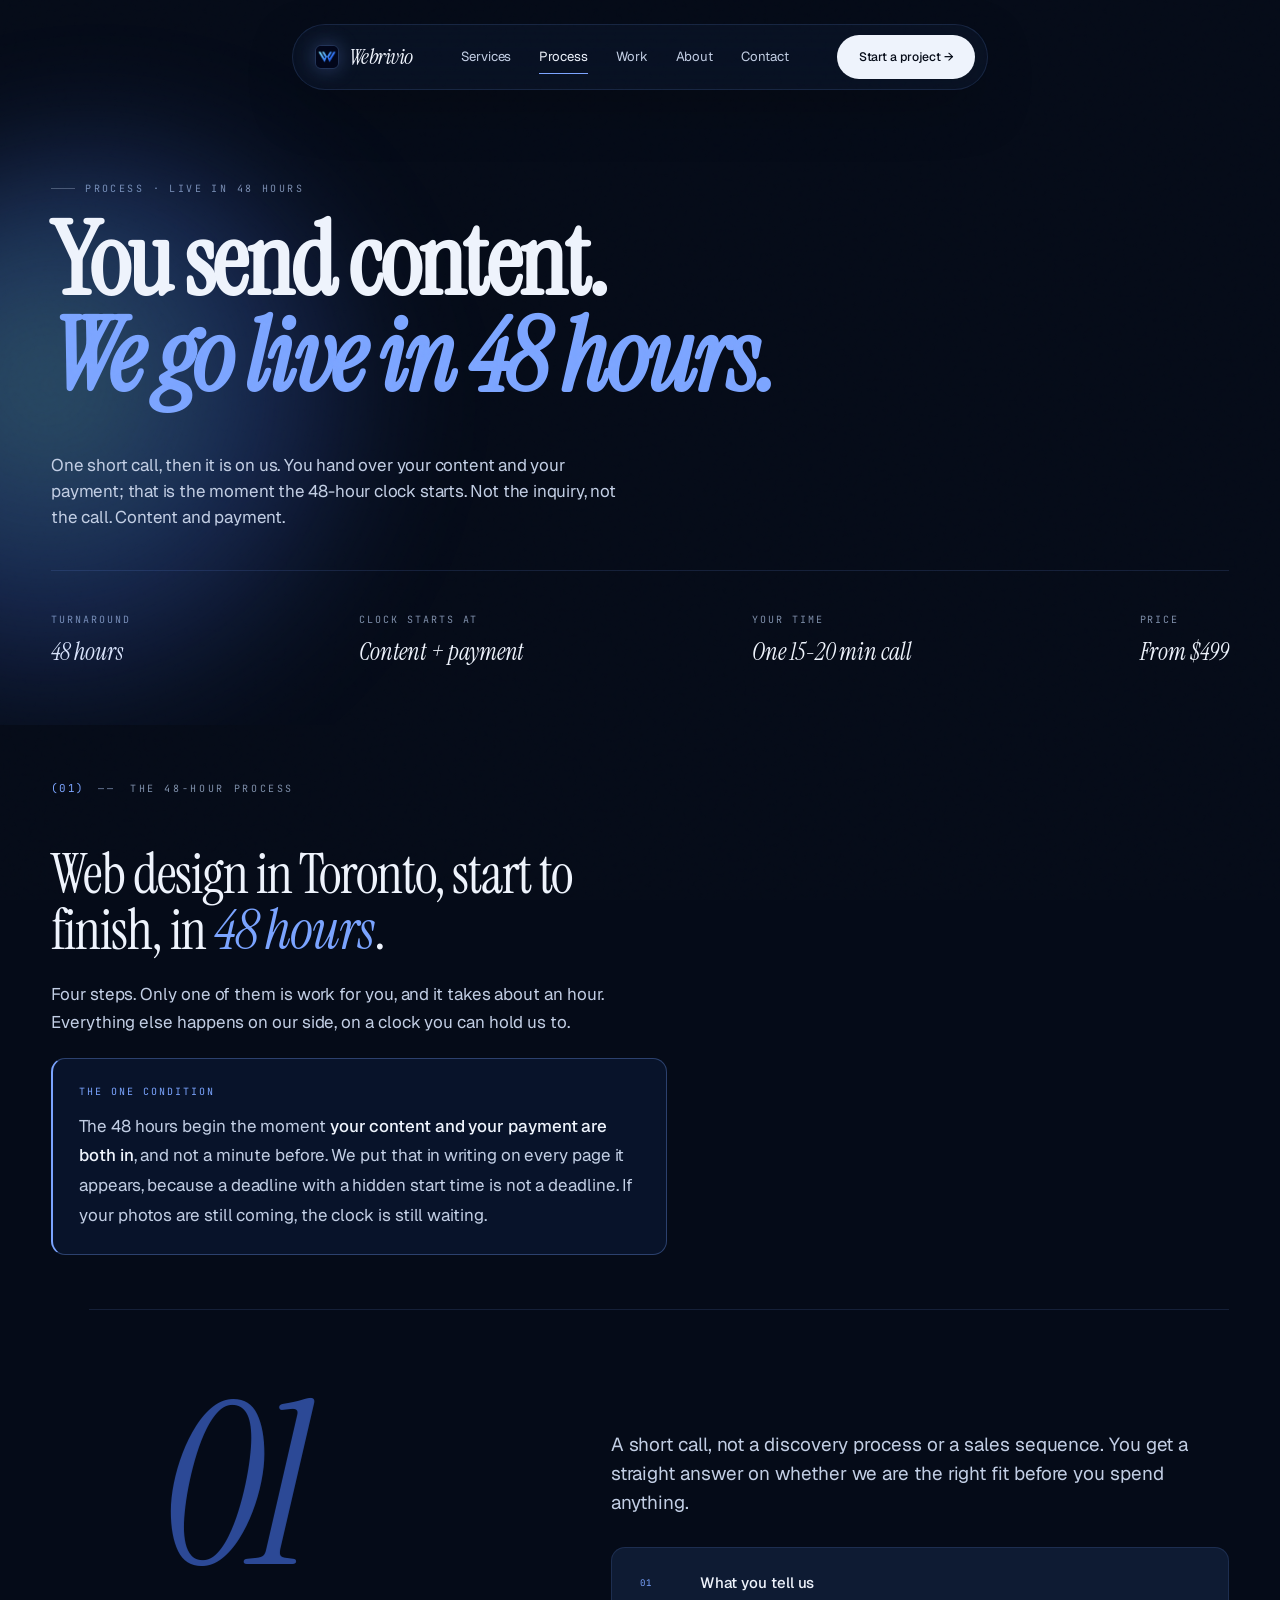
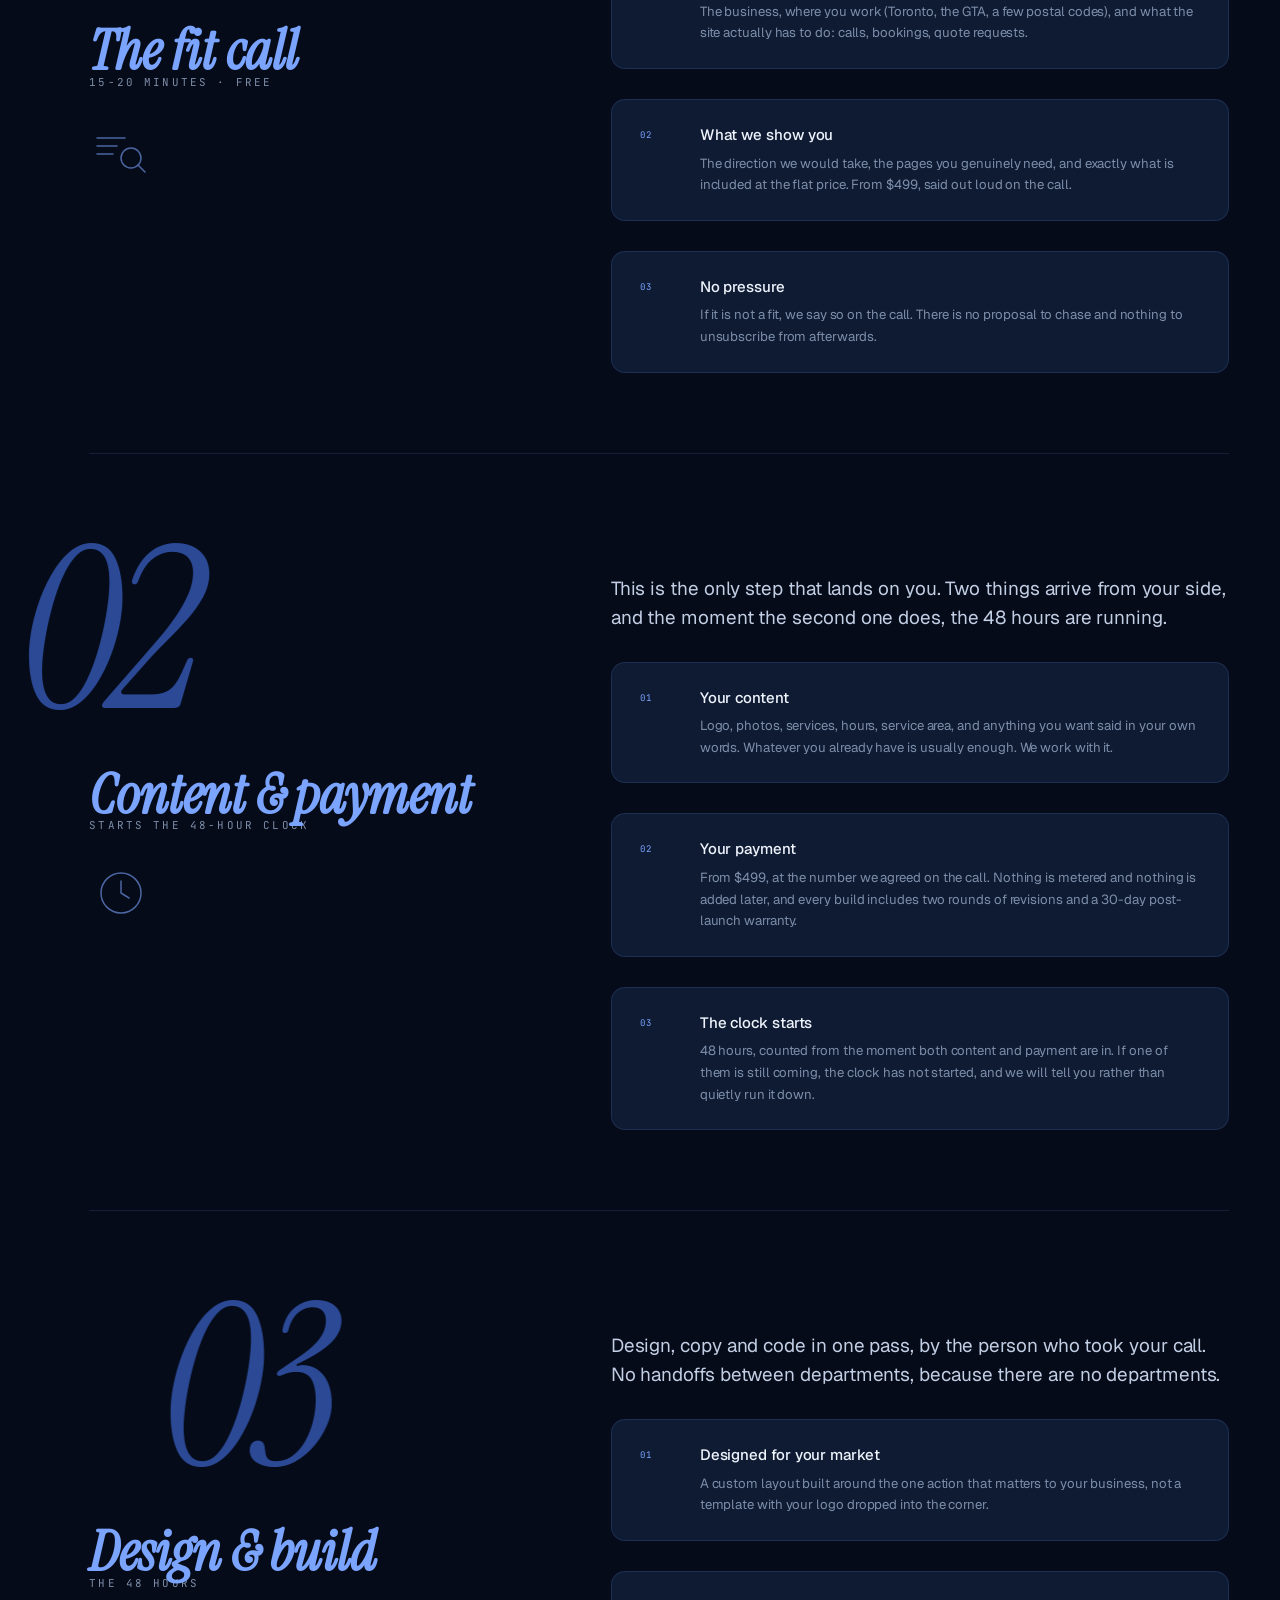
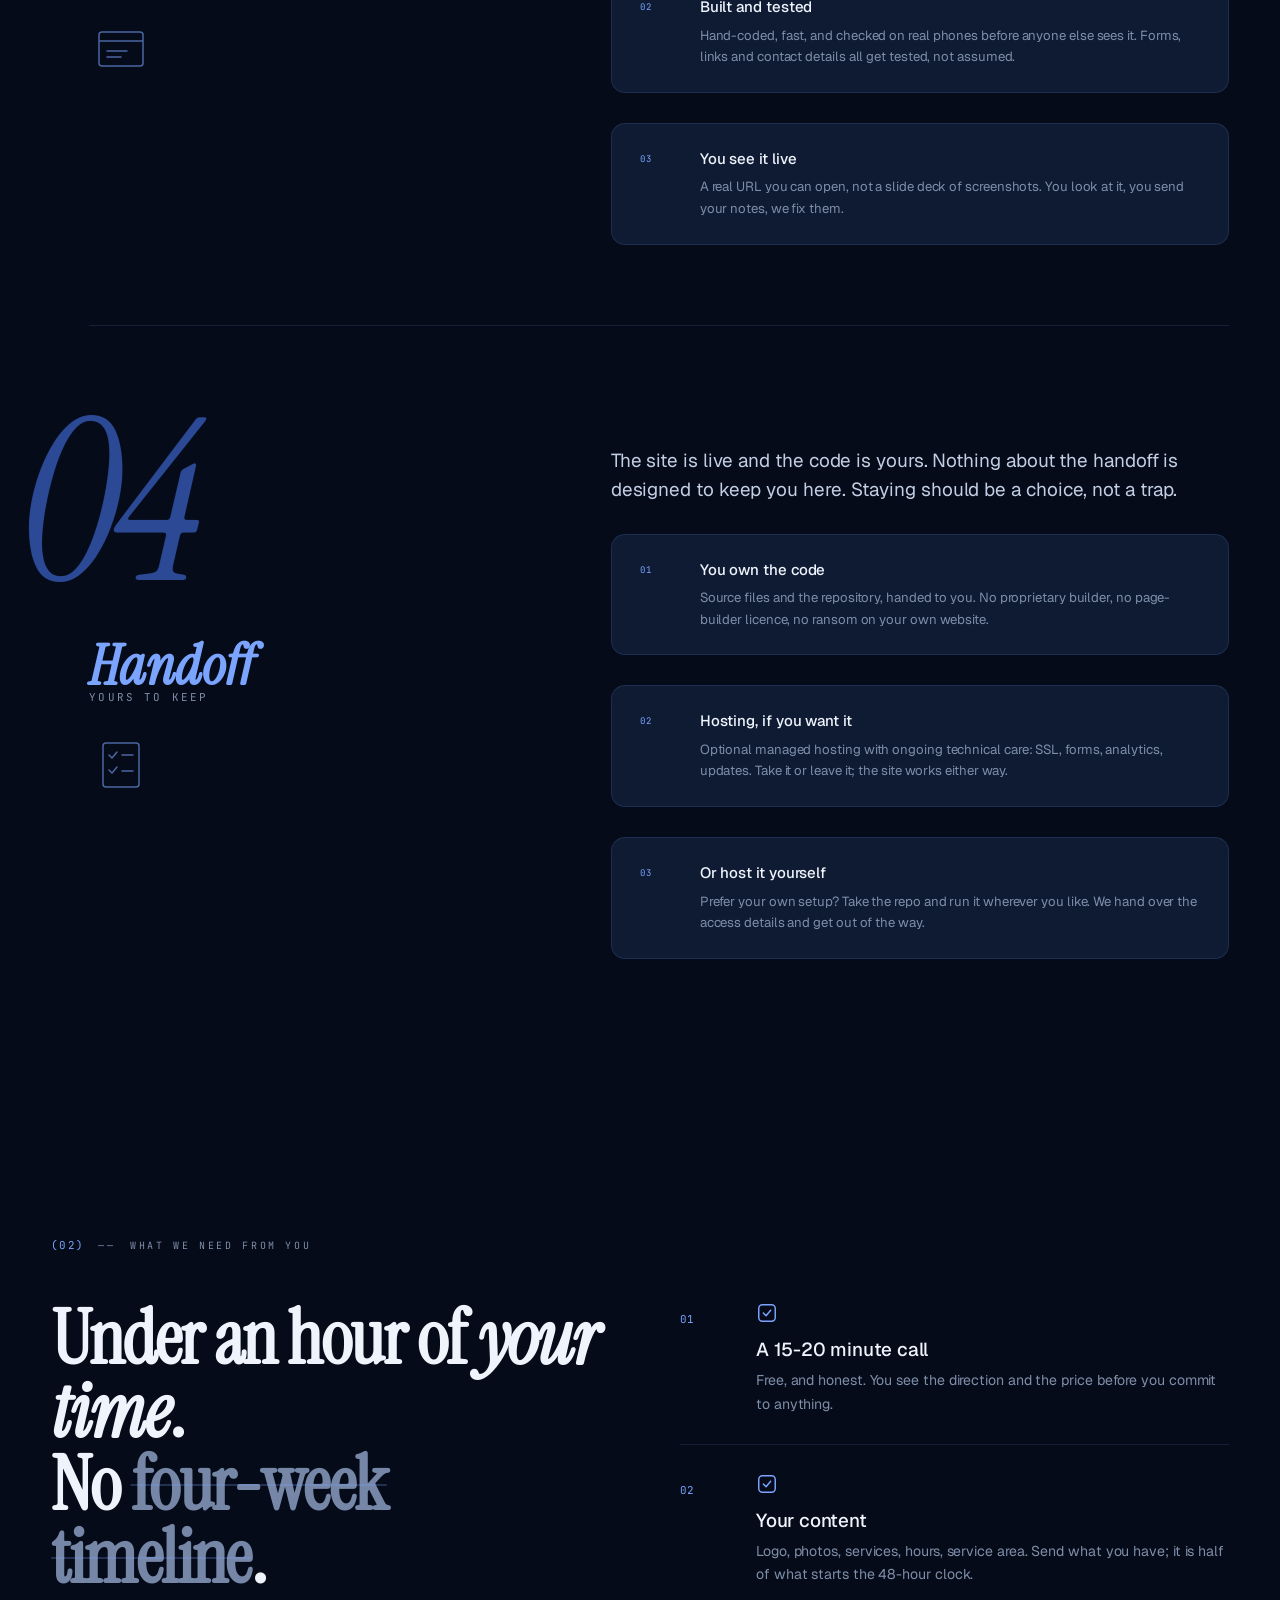
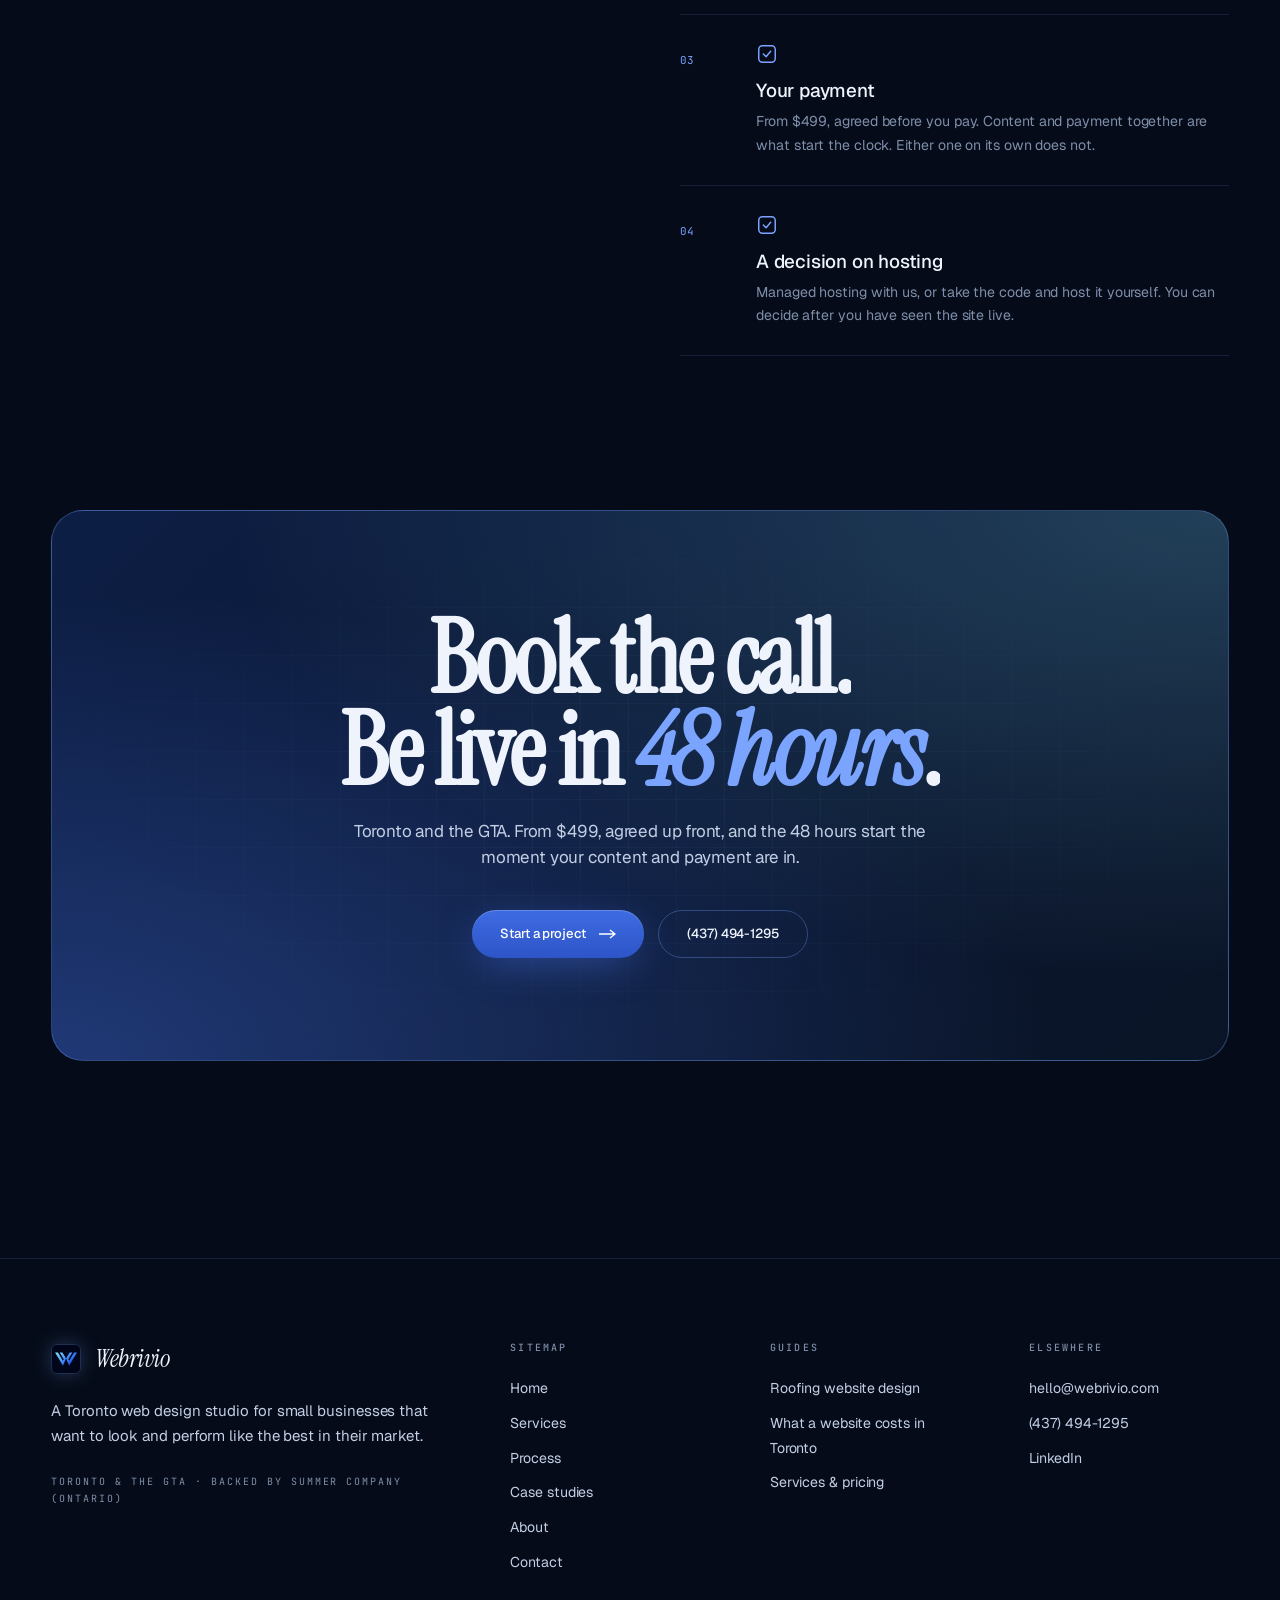
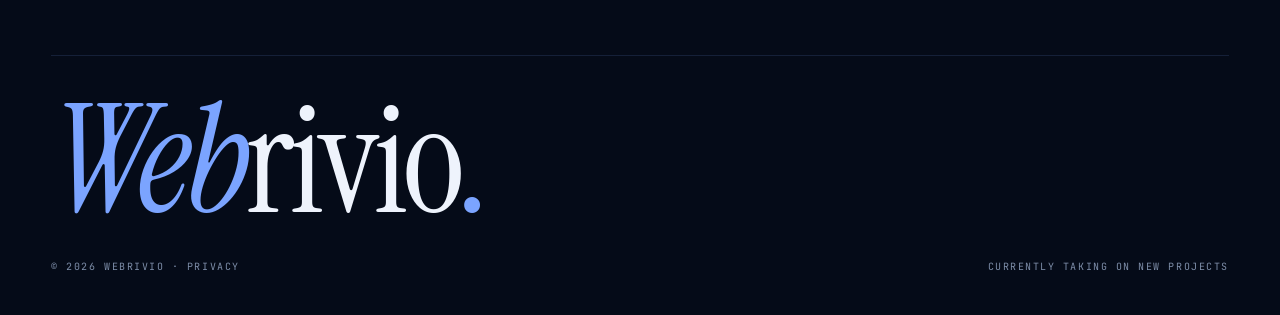
<file: process.html>
<!doctype html>
<html lang="en-CA">
<head>
<meta charset="utf-8" />
<script>document.documentElement.classList.add('js');try{if(sessionStorage.getItem('wv-pt')){sessionStorage.removeItem('wv-pt');document.documentElement.classList.add('pt-enter');}}catch(e){}</script>
<meta name="viewport" content="width=device-width, initial-scale=1, viewport-fit=cover" />
<meta name="theme-color" content="#050B18" />
<meta name="color-scheme" content="dark" />

<title>Our 48-Hour Web Design Process in Toronto | Webrivio</title>
<meta name="description" content="One short fit call, then you send your content and payment and the 48-hour clock starts. Every step between hello and your Toronto site going live." />
<link rel="canonical" href="https://webrivio.com/process" />

<!-- Open Graph -->
<meta property="og:type" content="website" />
<meta property="og:site_name" content="Webrivio" />
<meta property="og:url" content="https://webrivio.com/process" />
<meta property="og:title" content="Our 48-hour web design process in Toronto" />
<meta property="og:description" content="A short fit call, then your content and payment start a 48-hour clock. Toronto web design, from $499, with the code handed to you at the end." />
<meta property="og:image" content="https://webrivio.com/assets/og-image.jpg" />
<meta property="og:image:type" content="image/jpeg" />
<meta property="og:image:width" content="1200" />
<meta property="og:image:height" content="630" />
<meta property="og:image:alt" content="Webrivio, a web design studio in Toronto" />
<meta property="og:locale" content="en_CA" />

<!-- Twitter -->
<meta name="twitter:card" content="summary_large_image" />
<meta name="twitter:title" content="Our 48-hour web design process in Toronto" />
<meta name="twitter:description" content="A short fit call, then your content and payment start a 48-hour clock. Toronto web design, from $499." />
<meta name="twitter:image" content="https://webrivio.com/assets/og-image.jpg" />
<meta name="twitter:image:alt" content="Webrivio, a web design studio in Toronto" />

<!-- Icons & manifest -->
<link rel="icon" href="/favicon.ico" sizes="any" />
<link rel="icon" type="image/png" sizes="16x16" href="/assets/favicon-16.png" />
<link rel="icon" type="image/png" sizes="32x32" href="/assets/favicon-32.png" />
<link rel="icon" type="image/png" sizes="48x48" href="/assets/favicon-48.png" />
<link rel="icon" type="image/png" sizes="96x96" href="/assets/icon-96.png" />
<link rel="icon" type="image/png" sizes="192x192" href="/assets/icon-192.png" />
<link rel="apple-touch-icon" sizes="180x180" href="/assets/apple-touch-icon.png" />
<link rel="manifest" href="/site.webmanifest" />

<!-- Fonts + CSS -->
<link rel="preconnect" href="https://fonts.googleapis.com" />
<link rel="preconnect" href="https://fonts.gstatic.com" crossorigin />
<link rel="preload" as="style" href="https://fonts.googleapis.com/css2?family=Instrument+Serif:ital@0;1&family=Geist:wght@300;400;500;600&family=JetBrains+Mono:wght@400;500&display=swap" />
<link rel="stylesheet" href="https://fonts.googleapis.com/css2?family=Instrument+Serif:ital@0;1&family=Geist:wght@300;400;500;600&family=JetBrains+Mono:wght@400;500&display=swap" media="print" onload="this.media='all'" />
<noscript><link rel="stylesheet" href="https://fonts.googleapis.com/css2?family=Instrument+Serif:ital@0;1&family=Geist:wght@300;400;500;600&family=JetBrains+Mono:wght@400;500&display=swap" /></noscript>
<link rel="stylesheet" href="/assets/styles.css" />
<link rel="stylesheet" href="/assets/enhance.css" />

<style>
  /* ------------------------------------------------------------------
     process.html — page-scoped only. Brand tokens only, no new colours.
     Why this exists: the old page reached for h5 and h4 purely for their
     size, which broke the document outline (h2 straight to h5, twelve
     times). The tags are now correctly levelled (h1 -> h2 -> h3 -> h4)
     and the small-label LOOK is re-attached here rather than carried by
     the tag.
     ------------------------------------------------------------------ */
  .phase-card h4 {
    font-size: 16px;
    font-weight: 500;
    line-height: 1.4;
    letter-spacing: -0.005em;
    margin-bottom: 6px;
  }
  .bullet h3 {
    font-size: 20px;
    font-weight: 500;
    line-height: 1.35;
    letter-spacing: -0.01em;
    margin-bottom: 6px;
  }

  /* Section intro above the timeline (carries the page's second-level heading) */
  .proc-intro { max-width: 62ch; }
  .proc-intro h2 {
    font-family: var(--serif);
    font-weight: 400;
    font-size: clamp(32px, 4.4vw, 64px);
    line-height: 1.0;
    letter-spacing: -0.02em;
  }
  .proc-intro h2 .it { font-style: italic; color: var(--accent-glow); }
  .proc-intro > p { color: var(--ink-soft); font-size: 18px; margin-top: 22px; max-width: 56ch; }

  /* The one condition — repeated deliberately, because a deadline with a hidden
     start time is not a deadline. */
  .clock-note {
    margin-top: 36px;
    max-width: 60ch;
    padding: 24px 26px;
    border: 1px solid var(--border-strong);
    border-left: 2px solid var(--accent-glow);
    border-radius: var(--r-md);
    background: rgba(13, 33, 71, 0.4);
    color: var(--ink-soft);
    font-size: 15px;
    line-height: 1.65;
  }
  .clock-note .tiny-mono { display: block; margin-bottom: 10px; color: var(--accent-glow); }
  .clock-note strong { color: var(--ink); font-weight: 500; }

  @media (max-width: 640px) {
    .clock-note { padding: 20px 20px; }
    .proc-intro > p { font-size: 16px; }
  }
</style>

<script type="application/ld+json">
{
  "@context": "https://schema.org",
  "@graph": [
    {
      "@type": "BreadcrumbList",
      "@id": "https://webrivio.com/process#breadcrumb",
      "itemListElement": [
        { "@type": "ListItem", "position": 1, "name": "Home", "item": "https://webrivio.com/" },
        { "@type": "ListItem", "position": 2, "name": "Process", "item": "https://webrivio.com/process" }
      ]
    },
    {
      "@type": "WebPage",
      "@id": "https://webrivio.com/process#webpage",
      "url": "https://webrivio.com/process",
      "name": "Our 48-Hour Web Design Process in Toronto",
      "description": "How Webrivio builds a website for a Toronto small business: a short fit call, then your content and payment start a 48-hour clock, then handoff.",
      "isPartOf": { "@id": "https://webrivio.com/#website" },
      "about": { "@id": "https://webrivio.com/#organization" },
      "breadcrumb": { "@id": "https://webrivio.com/process#breadcrumb" },
      "inLanguage": "en-CA"
    },
    {
      "@type": "HowTo",
      "@id": "https://webrivio.com/process#howto",
      "name": "How Webrivio takes a Toronto small-business website live in 48 hours",
      "description": "A short fit call, then the client sends content and payment, which starts the 48-hour clock. Webrivio designs and builds the site, it goes live, and the client receives the code.",
      "totalTime": "PT48H",
      "estimatedCost": { "@type": "MonetaryAmount", "currency": "CAD", "minValue": 499 },
      "provider": { "@id": "https://webrivio.com/#organization" },
      "step": [
        {
          "@type": "HowToStep",
          "position": 1,
          "name": "The fit call",
          "text": "A free 15-20 minute call. You tell us about the business and what the site has to do; we show you the direction we would take and exactly what is included. No pressure and no proposal to chase.",
          "url": "https://webrivio.com/process#fit-call"
        },
        {
          "@type": "HowToStep",
          "position": 2,
          "name": "You send content and payment",
          "text": "You send your logo, photos, services and details, and you pay: from $499 CAD, the number we agreed. The 48-hour clock starts at the moment both of those land, and not before.",
          "url": "https://webrivio.com/process#content-payment"
        },
        {
          "@type": "HowToStep",
          "position": 3,
          "name": "We design and build, you go live",
          "text": "We design, write and hand-code the site in one pass, test it on real phones, and put it live on a real URL within 48 hours of receiving your content and payment.",
          "performTime": "PT48H",
          "url": "https://webrivio.com/process#build"
        },
        {
          "@type": "HowToStep",
          "position": 4,
          "name": "Handoff",
          "text": "You get the source code and the repository. Keep it on Webrivio hosting with ongoing care, or host it anywhere you like. Either way the site is yours.",
          "url": "https://webrivio.com/process#handoff"
        }
      ]
    }
  ]
}
</script>

<!-- Vercel Web Analytics -->
<script defer src="https://cdn.vercel-insights.com/v1/script.js"></script>
</head>
<body data-page="process">

<canvas id="atm-canvas" aria-hidden="true"></canvas>
<div class="atm-grid" aria-hidden="true"></div>

<a class="skip-link" href="#main">Skip to content</a>
<div class="progress" aria-hidden="true"></div>
<div class="cursor" aria-hidden="true"></div>

<nav class="nav" aria-label="Primary">
  <div class="nav-inner">
    <a class="nav-brand" href="/" aria-label="Webrivio home">
      <img class="mark" src="/assets/logo.png" alt="" width="24" height="24" />
      <em>Webrivio</em>
    </a>
    <div class="nav-links">
      <a href="/services">Services</a>
      <a href="/process">Process</a>
      <a href="/case-studies">Work</a>
      <a href="/about">About</a>
      <a href="/contact">Contact</a>
    </div>
    <a class="nav-cta" href="/contact">Start a project <span aria-hidden="true">&rarr;</span></a>
    <button class="nav-toggle" aria-label="Open menu" aria-expanded="false" aria-controls="nav-drawer">
      <span></span><span></span><span></span>
    </button>
  </div>
</nav>
<div class="nav-drawer" id="nav-drawer" role="dialog" aria-modal="true" aria-label="Menu" aria-hidden="true">
  <a href="/services">Services</a>
  <a href="/process">Process</a>
  <a href="/case-studies">Work</a>
  <a href="/about">About</a>
  <a href="/contact">Contact</a>
  <a class="drawer-cta" href="/contact">Start a project</a>
  <span class="drawer-meta"><a href="tel:+14374941295">(437) 494-1295</a> &middot; <a href="mailto:hello@webrivio.com">hello@webrivio.com</a></span>
</div>

<main id="main">

<header class="page-head container" data-atm="1">
  <div class="hero-orb" style="left:-15%; right: auto; top: 20%;" data-parallax="0.12" aria-hidden="true"></div>
  <span class="eyebrow">Process · Live in 48 hours</span>
  <h1 class="reveal-mask"><span>You send content.<br/><em class="it">We go live in 48 hours.</em></span></h1>
  <p class="lede reveal">One short call, then it is on us. You hand over your content and your payment; that is the moment the 48-hour clock starts. Not the inquiry, not the call. Content and payment.</p>

  <div class="page-head-meta">
    <div><span class="tiny-mono">Turnaround</span><span class="v">48 hours</span></div>
    <div><span class="tiny-mono">Clock starts at</span><span class="v">Content + payment</span></div>
    <div><span class="tiny-mono">Your time</span><span class="v">One 15-20 min call</span></div>
    <div><span class="tiny-mono">Price</span><span class="v">From $499</span></div>
  </div>
</header>

<section data-atm="0.3" aria-labelledby="how-title">
  <div class="container" style="padding-top: clamp(32px, 6vh, 72px);">
    <div class="section-label">
      <span class="num">(01)</span>
      <span class="kind">The 48-hour process</span>
    </div>

    <div class="proc-intro">
      <h2 id="how-title" class="reveal">Web design in Toronto, start to finish, in <em class="it">48 hours</em>.</h2>
      <p class="reveal">Four steps. Only one of them is work for you, and it takes about an hour. Everything else happens on our side, on a clock you can hold us to.</p>

      <p class="clock-note reveal">
        <span class="tiny-mono">The one condition</span>
        The 48 hours begin the moment <strong>your content and your payment are both in</strong>, and not a minute before. We put that in writing on every page it appears, because a deadline with a hidden start time is not a deadline. If your photos are still coming, the clock is still waiting.
      </p>
    </div>
  </div>
</section>

<div class="container proc-timeline" style="padding-top: clamp(40px, 6vh, 72px); padding-bottom: 120px;">

  <article class="phase" id="fit-call">
    <div class="phase-left reveal">
      <div class="phase-num" aria-hidden="true">01</div>
      <h3 class="phase-title"><span class="it">The fit call</span></h3>
      <p class="phase-dur">15-20 minutes · Free</p>
      <span class="phase-schematic" aria-hidden="true"><svg viewBox="0 0 64 64" fill="none">
        <path pathLength="1" d="M8 20h28M8 28h20M8 36h16" stroke="currentColor" stroke-width="1.5" stroke-linecap="round"/>
        <circle pathLength="1" cx="42" cy="40" r="10" stroke="currentColor" stroke-width="1.5"/>
        <path pathLength="1" d="M49 47 56 54" stroke="currentColor" stroke-width="1.5" stroke-linecap="round"/>
      </svg></span>
    </div>
    <div class="phase-right">
      <p class="phase-desc reveal">A short call, not a discovery process or a sales sequence. You get a straight answer on whether we are the right fit before you spend anything.</p>
      <div class="phase-card reveal"><span class="k">01</span><div><h4>What you tell us</h4><p>The business, where you work (Toronto, the GTA, a few postal codes), and what the site actually has to do: calls, bookings, quote requests.</p></div></div>
      <div class="phase-card reveal"><span class="k">02</span><div><h4>What we show you</h4><p>The direction we would take, the pages you genuinely need, and exactly what is included at the flat price. From $499, said out loud on the call.</p></div></div>
      <div class="phase-card reveal"><span class="k">03</span><div><h4>No pressure</h4><p>If it is not a fit, we say so on the call. There is no proposal to chase and nothing to unsubscribe from afterwards.</p></div></div>
    </div>
  </article>

  <article class="phase" id="content-payment">
    <div class="phase-left reveal">
      <div class="phase-num" aria-hidden="true">02</div>
      <h3 class="phase-title"><span class="it">Content &amp; payment</span></h3>
      <p class="phase-dur">Starts the 48-hour clock</p>
      <span class="phase-schematic" aria-hidden="true"><svg viewBox="0 0 64 64" fill="none">
        <circle pathLength="1" cx="32" cy="32" r="20" stroke="currentColor" stroke-width="1.5"/>
        <path pathLength="1" d="M32 20v12l8 5" stroke="currentColor" stroke-width="1.5" stroke-linecap="round" stroke-linejoin="round"/>
      </svg></span>
    </div>
    <div class="phase-right">
      <p class="phase-desc reveal">This is the only step that lands on you. Two things arrive from your side, and the moment the second one does, the 48 hours are running.</p>
      <div class="phase-card reveal"><span class="k">01</span><div><h4>Your content</h4><p>Logo, photos, services, hours, service area, and anything you want said in your own words. Whatever you already have is usually enough. We work with it.</p></div></div>
      <div class="phase-card reveal"><span class="k">02</span><div><h4>Your payment</h4><p>From $499, at the number we agreed on the call. Nothing is metered and nothing is added later, and every build includes two rounds of revisions and a 30-day post-launch warranty.</p></div></div>
      <div class="phase-card reveal"><span class="k">03</span><div><h4>The clock starts</h4><p>48 hours, counted from the moment both content and payment are in. If one of them is still coming, the clock has not started, and we will tell you rather than quietly run it down.</p></div></div>
    </div>
  </article>

  <article class="phase" id="build">
    <div class="phase-left reveal">
      <div class="phase-num" aria-hidden="true">03</div>
      <h3 class="phase-title"><span class="it">Design &amp; build</span></h3>
      <p class="phase-dur">The 48 hours</p>
      <span class="phase-schematic" aria-hidden="true"><svg viewBox="0 0 64 64" fill="none">
        <rect pathLength="1" x="10" y="14" width="44" height="34" rx="3" stroke="currentColor" stroke-width="1.5"/>
        <path pathLength="1" d="M10 23h44" stroke="currentColor" stroke-width="1.5"/>
        <path pathLength="1" d="M18 33h20M18 39h14" stroke="currentColor" stroke-width="1.5" stroke-linecap="round"/>
      </svg></span>
    </div>
    <div class="phase-right">
      <p class="phase-desc reveal">Design, copy and code in one pass, by the person who took your call. No handoffs between departments, because there are no departments.</p>
      <div class="phase-card reveal"><span class="k">01</span><div><h4>Designed for your market</h4><p>A custom layout built around the one action that matters to your business, not a template with your logo dropped into the corner.</p></div></div>
      <div class="phase-card reveal"><span class="k">02</span><div><h4>Built and tested</h4><p>Hand-coded, fast, and checked on real phones before anyone else sees it. Forms, links and contact details all get tested, not assumed.</p></div></div>
      <div class="phase-card reveal"><span class="k">03</span><div><h4>You see it live</h4><p>A real URL you can open, not a slide deck of screenshots. You look at it, you send your notes, we fix them.</p></div></div>
    </div>
  </article>

  <article class="phase" id="handoff">
    <div class="phase-left reveal">
      <div class="phase-num" aria-hidden="true">04</div>
      <h3 class="phase-title"><span class="it">Handoff</span></h3>
      <p class="phase-dur">Yours to keep</p>
      <span class="phase-schematic" aria-hidden="true"><svg viewBox="0 0 64 64" fill="none">
        <rect pathLength="1" x="14" y="10" width="36" height="44" rx="3" stroke="currentColor" stroke-width="1.5"/>
        <path pathLength="1" d="M20 22l3 3 5-6M20 37l3 3 5-6" stroke="currentColor" stroke-width="1.5" stroke-linecap="round" stroke-linejoin="round"/>
        <path pathLength="1" d="M33 22h11M33 38h11" stroke="currentColor" stroke-width="1.5" stroke-linecap="round"/>
      </svg></span>
    </div>
    <div class="phase-right">
      <p class="phase-desc reveal">The site is live and the code is yours. Nothing about the handoff is designed to keep you here. Staying should be a choice, not a trap.</p>
      <div class="phase-card reveal"><span class="k">01</span><div><h4>You own the code</h4><p>Source files and the repository, handed to you. No proprietary builder, no page-builder licence, no ransom on your own website.</p></div></div>
      <div class="phase-card reveal"><span class="k">02</span><div><h4>Hosting, if you want it</h4><p>Optional managed hosting with ongoing technical care: SSL, forms, analytics, updates. Take it or leave it; the site works either way.</p></div></div>
      <div class="phase-card reveal"><span class="k">03</span><div><h4>Or host it yourself</h4><p>Prefer your own setup? Take the repo and run it wherever you like. We hand over the access details and get out of the way.</p></div></div>
    </div>
  </article>

</div>

<section class="section-pad tight" data-atm="0.2" aria-labelledby="ask-title">
  <div class="container">
    <div class="section-label">
      <span class="num">(02)</span>
      <span class="kind">What we need from you</span>
    </div>

    <div class="split">
      <h2 class="split-heading reveal" id="ask-title">
        Under an hour of <span class="good">your time</span>.<br/>
        No <span class="bad">four-week timeline</span>.
      </h2>
      <div class="bullet-list" data-stagger>
        <div class="bullet reveal">
          <span class="bullet-num">01</span>
          <div><span class="bullet-check" aria-hidden="true"><svg viewBox="0 0 24 24" fill="none"><rect pathLength="1" x="3" y="3" width="18" height="18" rx="4" stroke="currentColor" stroke-width="1.6"/><path pathLength="1" d="M8 12l3 3 5-6" stroke="currentColor" stroke-width="1.6" stroke-linecap="round" stroke-linejoin="round"/></svg></span><h3>A 15-20 minute call</h3><p>Free, and honest. You see the direction and the price before you commit to anything.</p></div>
        </div>
        <div class="bullet reveal">
          <span class="bullet-num">02</span>
          <div><span class="bullet-check" aria-hidden="true"><svg viewBox="0 0 24 24" fill="none"><rect pathLength="1" x="3" y="3" width="18" height="18" rx="4" stroke="currentColor" stroke-width="1.6"/><path pathLength="1" d="M8 12l3 3 5-6" stroke="currentColor" stroke-width="1.6" stroke-linecap="round" stroke-linejoin="round"/></svg></span><h3>Your content</h3><p>Logo, photos, services, hours, service area. Send what you have; it is half of what starts the 48-hour clock.</p></div>
        </div>
        <div class="bullet reveal">
          <span class="bullet-num">03</span>
          <div><span class="bullet-check" aria-hidden="true"><svg viewBox="0 0 24 24" fill="none"><rect pathLength="1" x="3" y="3" width="18" height="18" rx="4" stroke="currentColor" stroke-width="1.6"/><path pathLength="1" d="M8 12l3 3 5-6" stroke="currentColor" stroke-width="1.6" stroke-linecap="round" stroke-linejoin="round"/></svg></span><h3>Your payment</h3><p>From $499, agreed before you pay. Content and payment together are what start the clock. Either one on its own does not.</p></div>
        </div>
        <div class="bullet reveal">
          <span class="bullet-num">04</span>
          <div><span class="bullet-check" aria-hidden="true"><svg viewBox="0 0 24 24" fill="none"><rect pathLength="1" x="3" y="3" width="18" height="18" rx="4" stroke="currentColor" stroke-width="1.6"/><path pathLength="1" d="M8 12l3 3 5-6" stroke="currentColor" stroke-width="1.6" stroke-linecap="round" stroke-linejoin="round"/></svg></span><h3>A decision on hosting</h3><p>Managed hosting with us, or take the code and host it yourself. You can decide after you have seen the site live.</p></div>
        </div>
      </div>
    </div>
  </div>
</section>

<section class="section-pad tight" data-atm="0.6" aria-labelledby="proc-cta">
  <div class="container">
    <div class="cta-block">
      <h2 id="proc-cta">
        <span class="reveal-mask"><span>Book the call.</span></span><br/>
        <span class="reveal-mask"><span>Be live in <em class="it">48 hours</em>.</span></span>
      </h2>
      <p class="lede reveal">Toronto and the GTA. From $499, agreed up front, and the 48 hours start the moment your content and payment are in.</p>
      <div class="cta-actions reveal">
        <a class="btn btn-primary" href="/contact">
          <span>Start a project</span>
          <svg class="arrow" viewBox="0 0 18 10" fill="none" aria-hidden="true"><path d="M1 5h16m-5-4 5 4-5 4" stroke="currentColor" stroke-width="1.4"/></svg>
        </a>
        <a class="btn btn-ghost" href="tel:+14374941295">
          <span>(437) 494-1295</span>
        </a>
      </div>
    </div>
  </div>
</section>

</main>

<footer role="contentinfo">
  <div class="container">
    <div class="foot-grid">
      <div>
        <div class="foot-brand-row">
          <img class="mark" src="/assets/logo.png" alt="Webrivio" width="30" height="30" />
          <span class="wordmark"><em>Webrivio</em></span>
        </div>
        <p style="color: var(--ink-soft); max-width: 38ch;">
          A Toronto web design studio for small businesses that want to look and perform like the best in their market.
        </p>
        <p class="tiny-mono" style="margin-top: 24px;">Toronto &amp; the GTA · Backed by Summer Company (Ontario)</p>
      </div>
      <div>
        <h2>Sitemap</h2>
        <ul>
          <li><a href="/">Home</a></li>
          <li><a href="/services">Services</a></li>
          <li><a href="/process">Process</a></li>
          <li><a href="/case-studies">Case studies</a></li>
          <li><a href="/about">About</a></li>
          <li><a href="/contact">Contact</a></li>
        </ul>
      </div>
      <div>
        <h2>Guides</h2>
        <ul>
          <li><a href="/roofing-website-design-toronto">Roofing website design</a></li>
          <li><a href="/website-cost-toronto">What a website costs in Toronto</a></li>
          <li><a href="/services">Services &amp; pricing</a></li>
        </ul>
      </div>
      <div>
        <h2>Elsewhere</h2>
        <ul>
          <li><a href="mailto:hello@webrivio.com">hello@webrivio.com</a></li>
          <li><a href="tel:+14374941295">(437) 494-1295</a></li>
          <li><a href="https://www.linkedin.com/company/webrivio/" rel="noopener">LinkedIn</a></li>
        </ul>
      </div>
    </div>
    <div class="foot-big reveal" aria-hidden="true"><em class="it">Web</em>rivio<span style="color: var(--accent-glow);">.</span></div>
    <div class="foot-bottom">
      <span>&copy; <span id="y2">2026</span> Webrivio · <a href="/privacy">Privacy</a></span>
      <span><a href="/contact">Currently taking on new projects</a></span>
    </div>
  </div>
</footer>

<div class="mobile-cta" aria-hidden="false">
  <a class="m-call" href="tel:+14374941295" aria-label="Call Webrivio">
    <svg viewBox="0 0 24 24" fill="none" aria-hidden="true"><path d="M22 16.9v3a2 2 0 0 1-2.2 2 19.8 19.8 0 0 1-8.6-3 19.5 19.5 0 0 1-6-6 19.8 19.8 0 0 1-3-8.6A2 2 0 0 1 4.1 2h3a2 2 0 0 1 2 1.7c.1 1 .4 1.9.7 2.8a2 2 0 0 1-.5 2.1L8.1 9.9a16 16 0 0 0 6 6l1.3-1.3a2 2 0 0 1 2.1-.4c.9.3 1.8.6 2.8.7a2 2 0 0 1 1.7 2Z" stroke="currentColor" stroke-width="1.7" stroke-linejoin="round"/></svg>
  </a>
  <a class="m-start" href="/contact">Start a project</a>
</div>

<script>document.getElementById('y2').textContent=new Date().getFullYear();</script>
<script src="/assets/app.js" defer></script>
<script src="/assets/atmosphere.js" defer></script>
<script src="/assets/vendor/lenis.min.js" defer></script>
<script src="/assets/vendor/gsap.min.js" defer></script>
<script src="/assets/vendor/ScrollTrigger.min.js" defer></script>
<script src="/assets/enhance.js" defer></script>
<!-- Vercel Speed Insights (static site) -->
<script>window.si=window.si||function(){(window.siq=window.siq||[]).push(arguments);};</script>
<script defer src="https://cdn.vercel-insights.com/v1/speed-insights/script.js"></script>
</body>
</html>
</file>
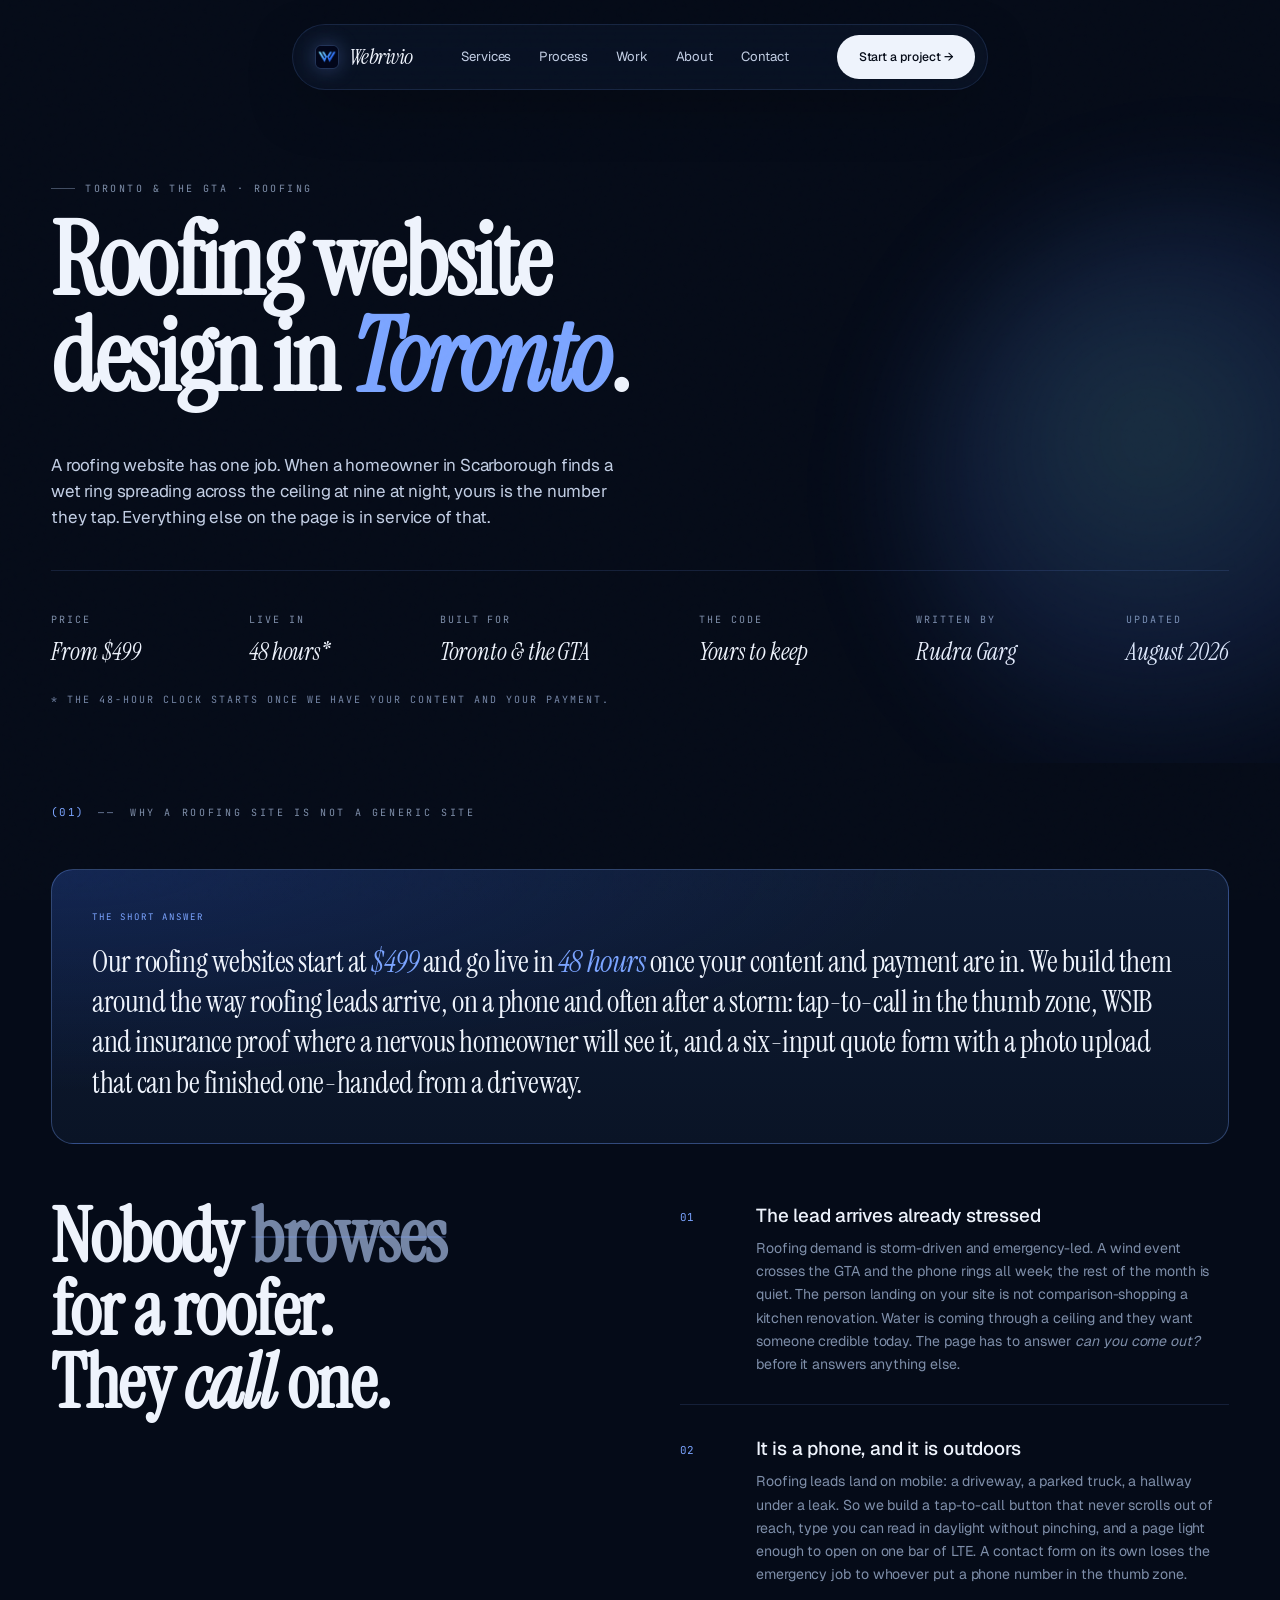
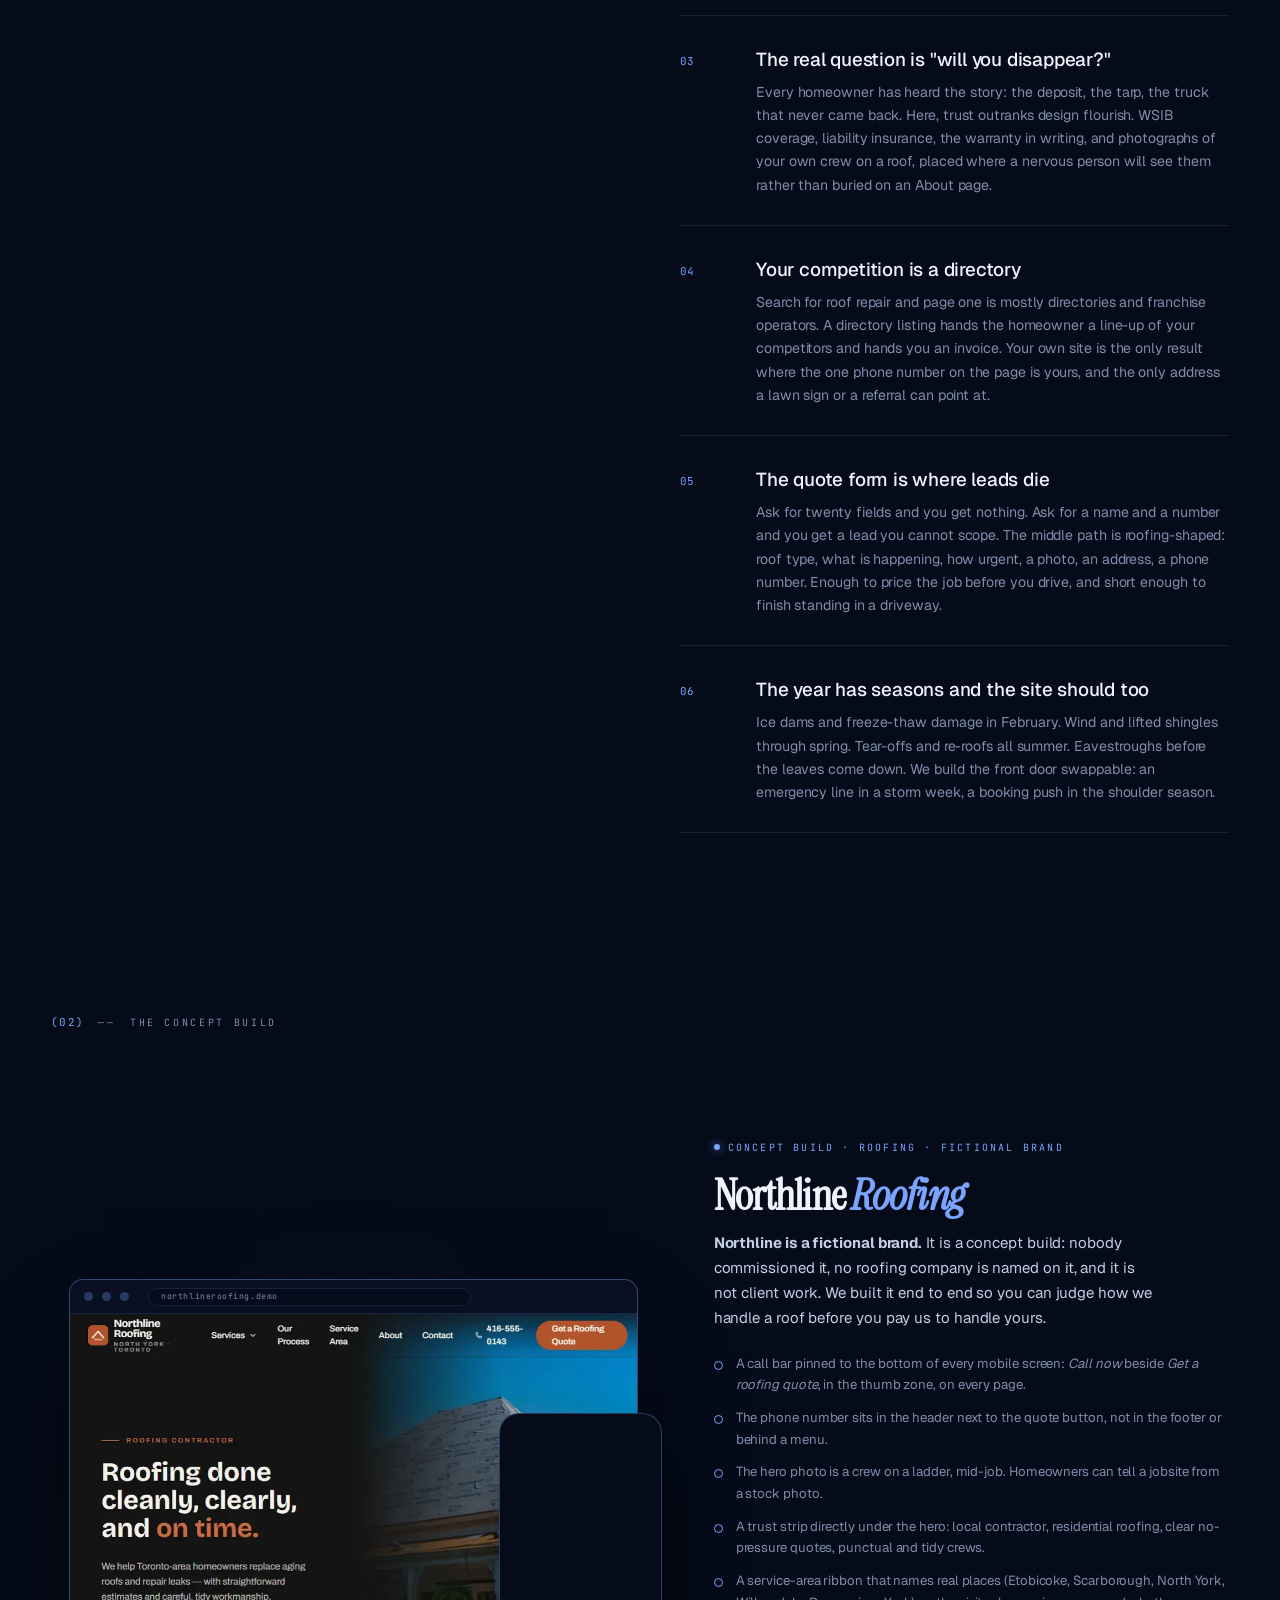
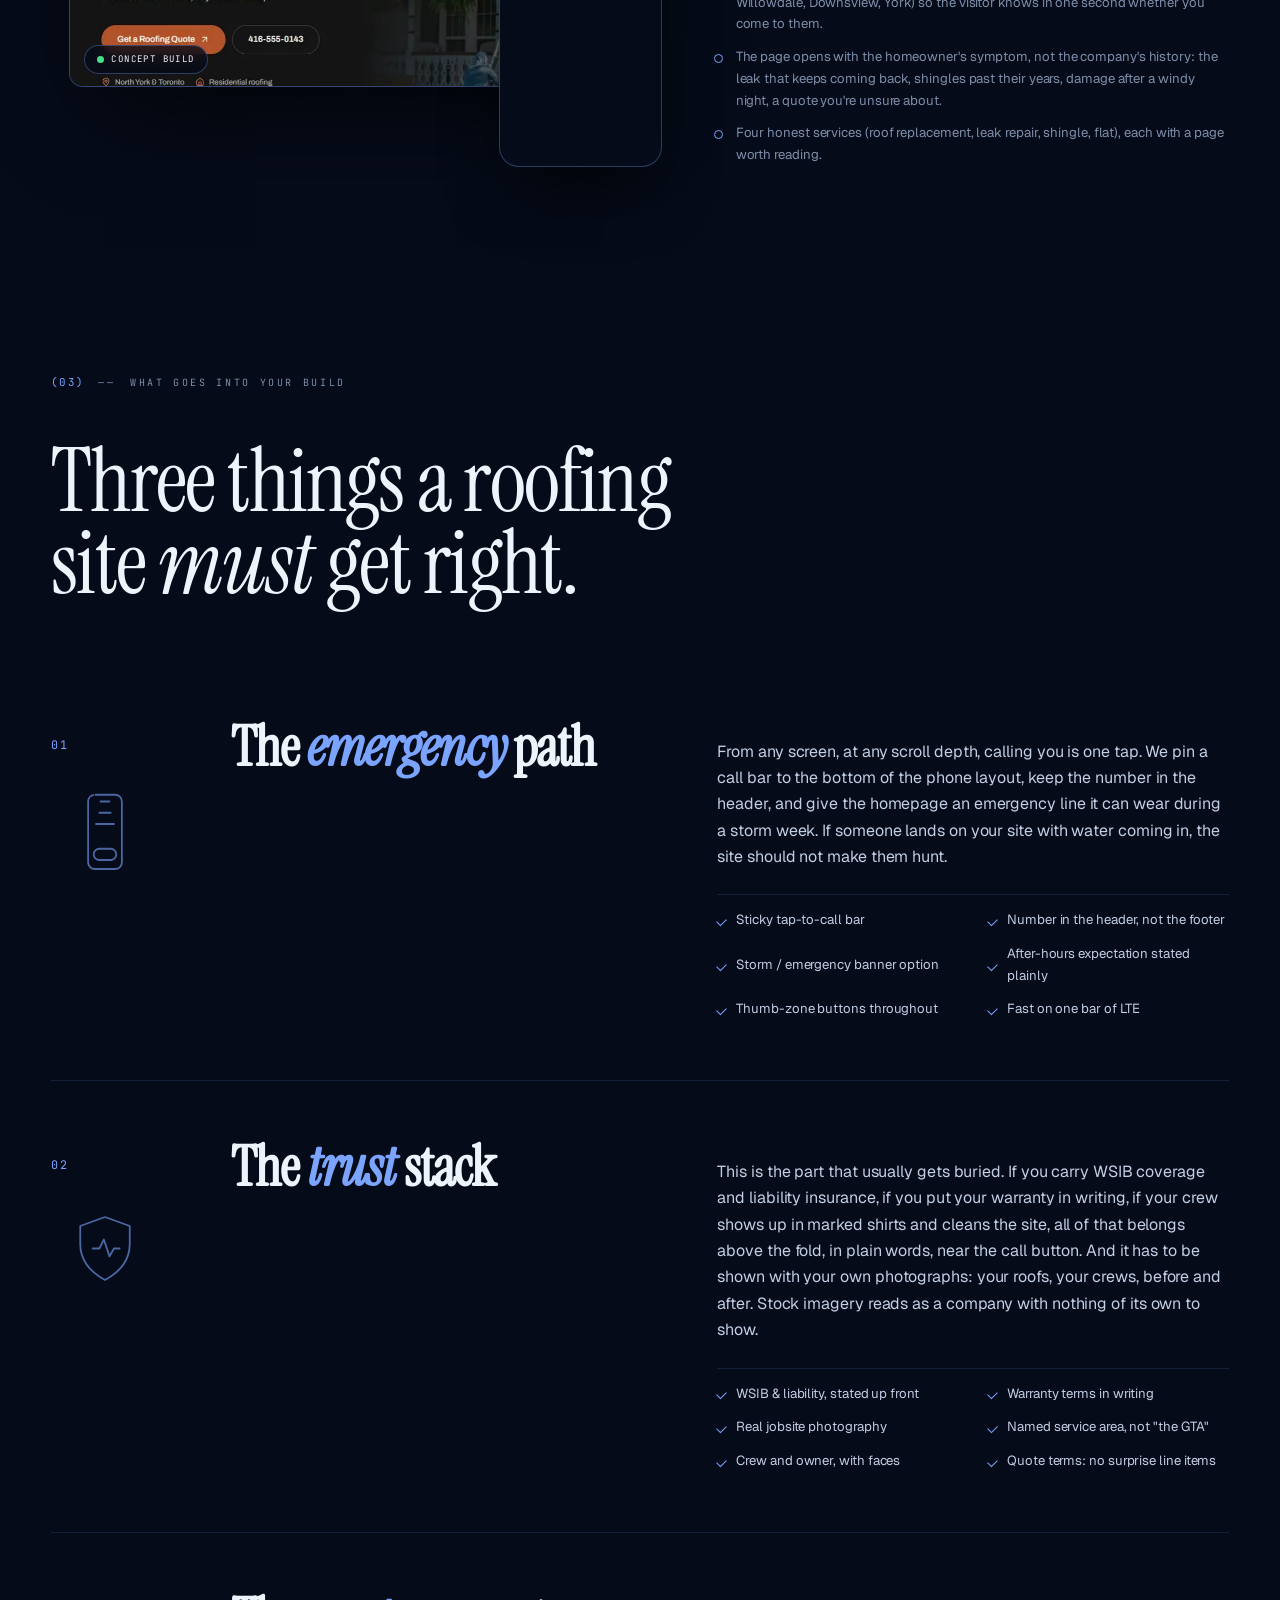
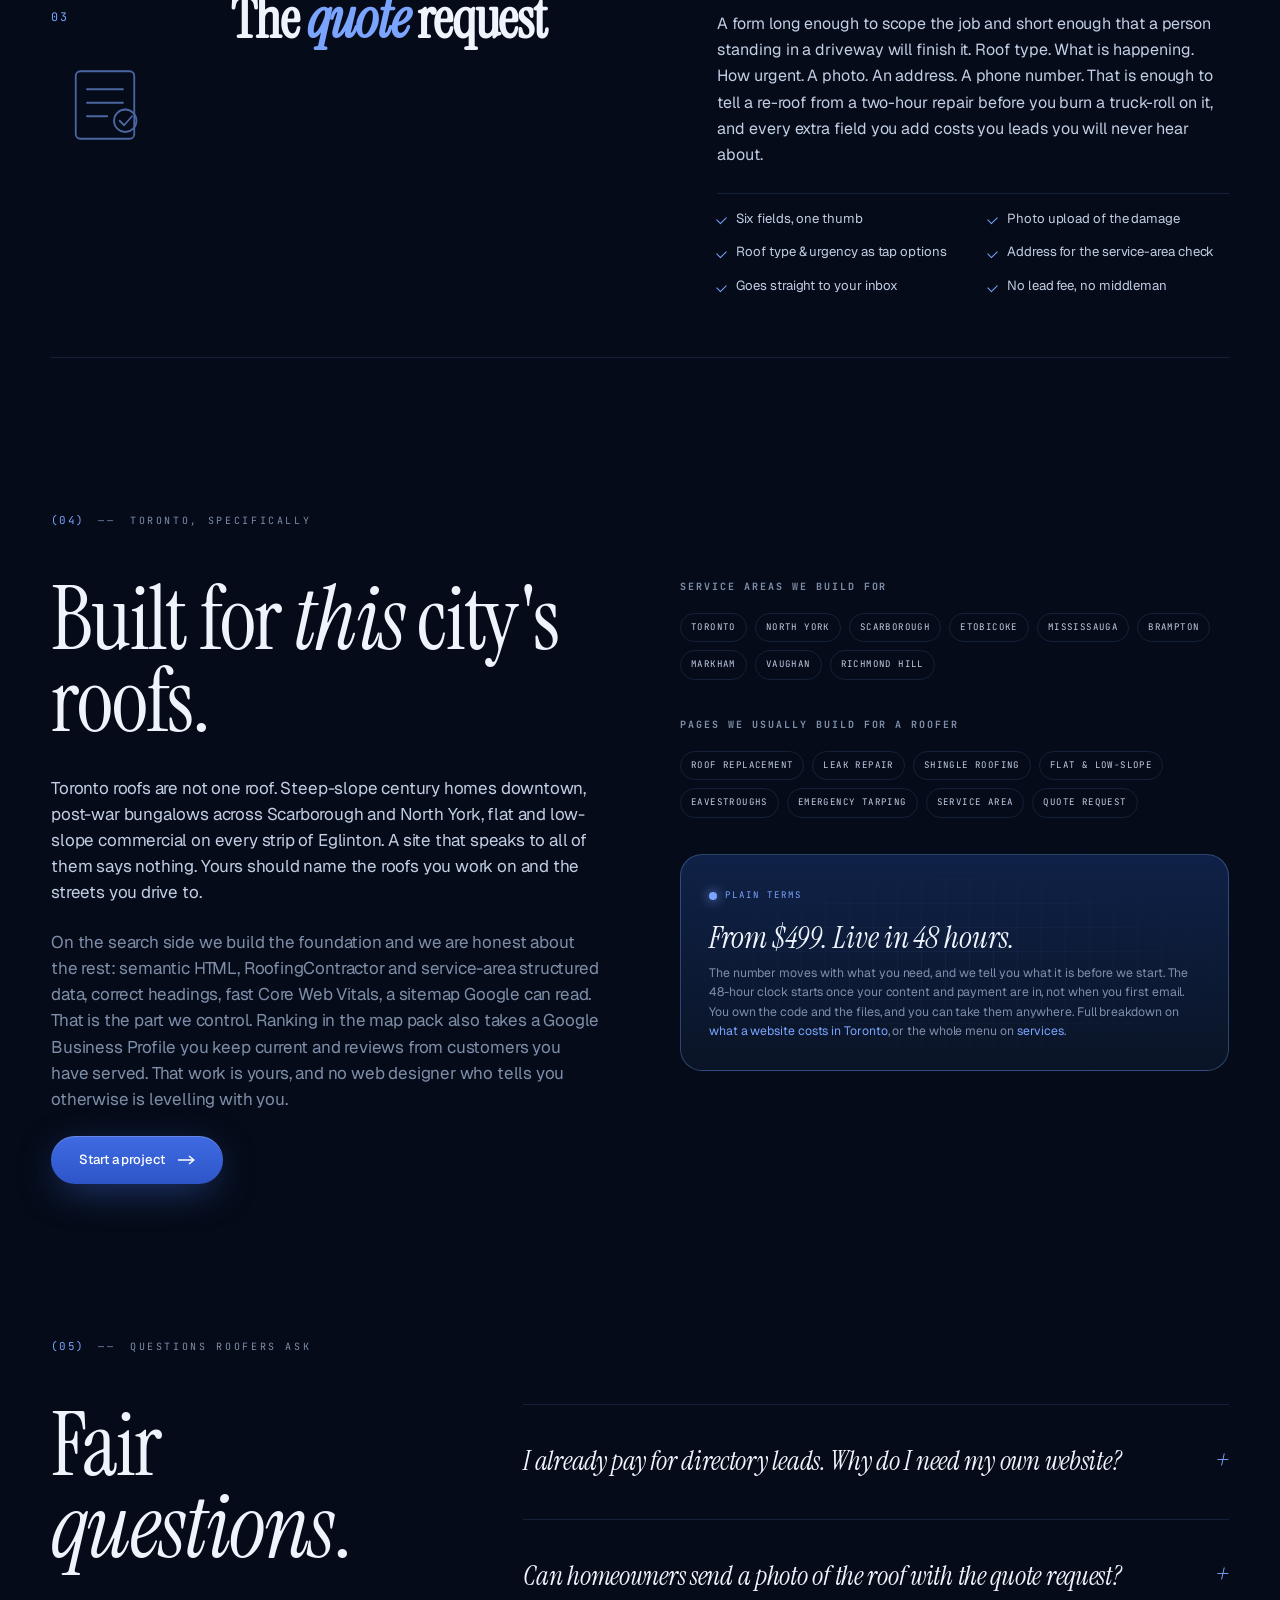
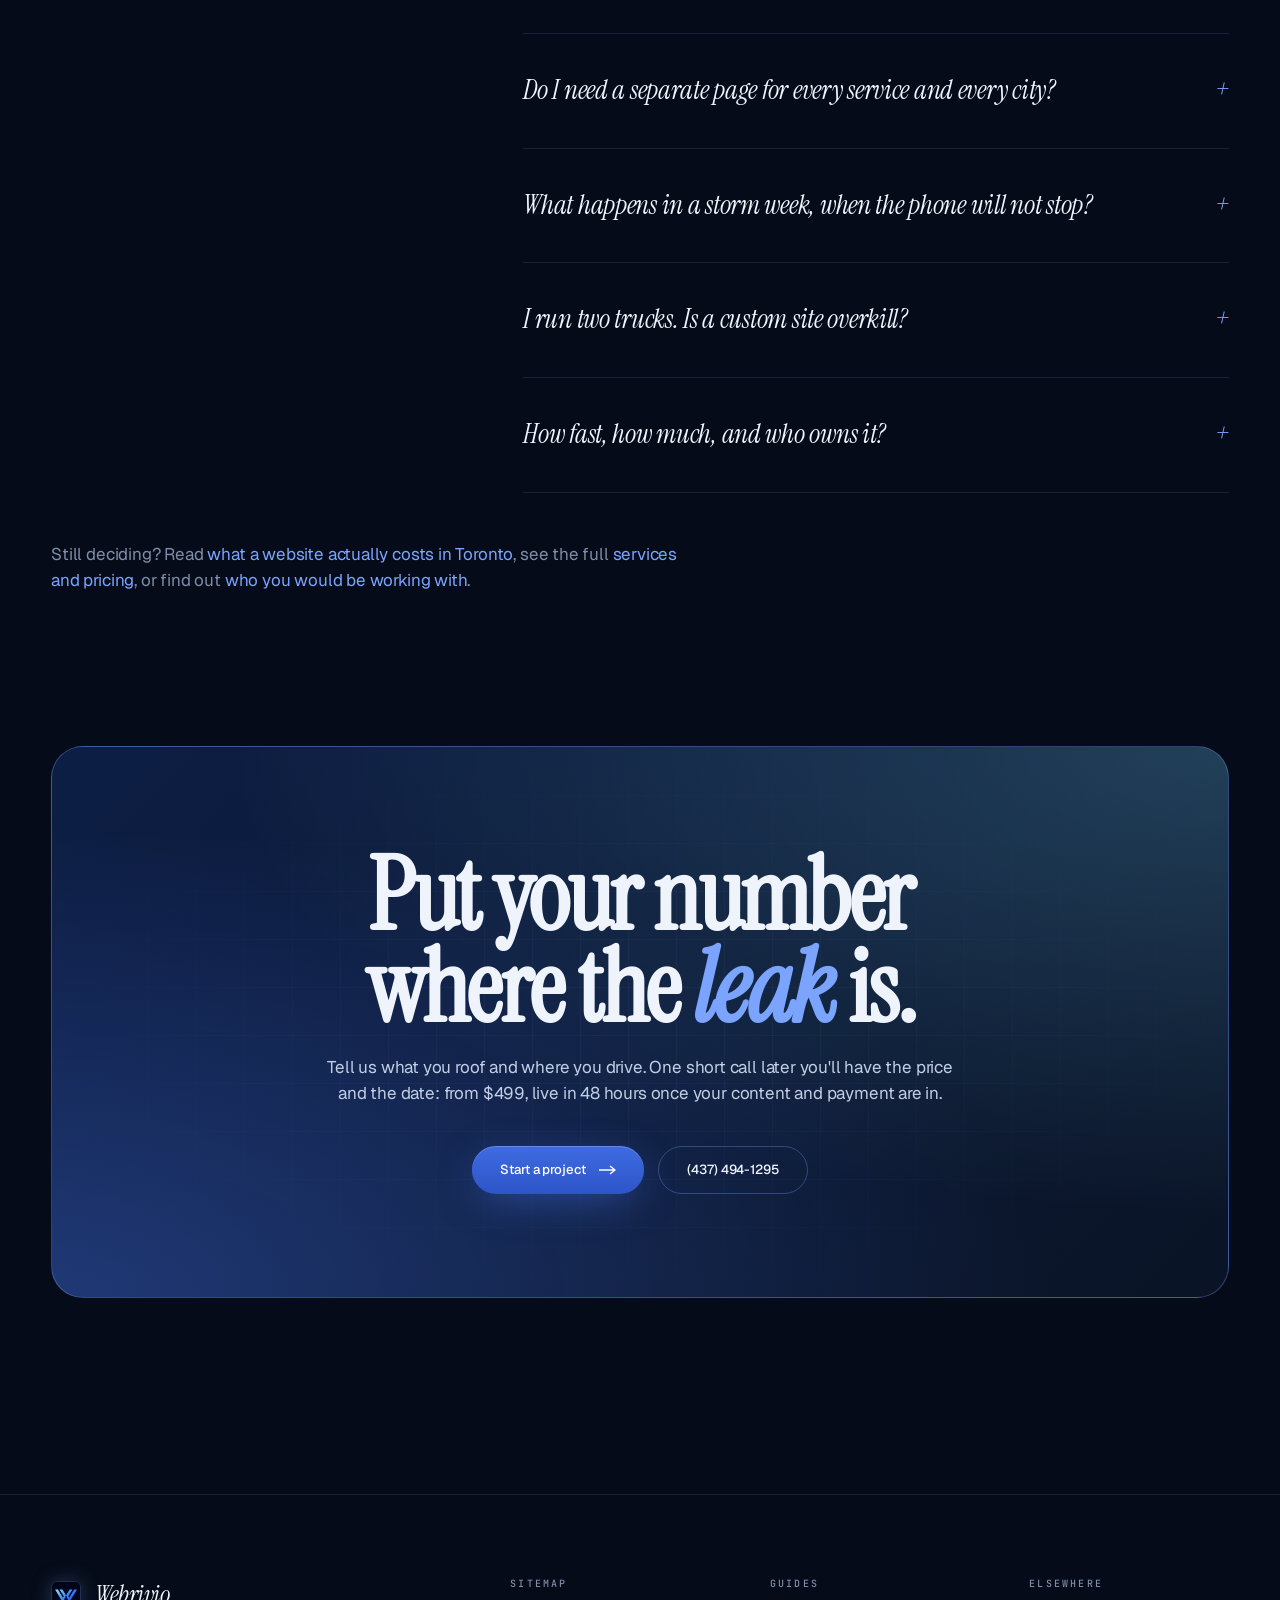
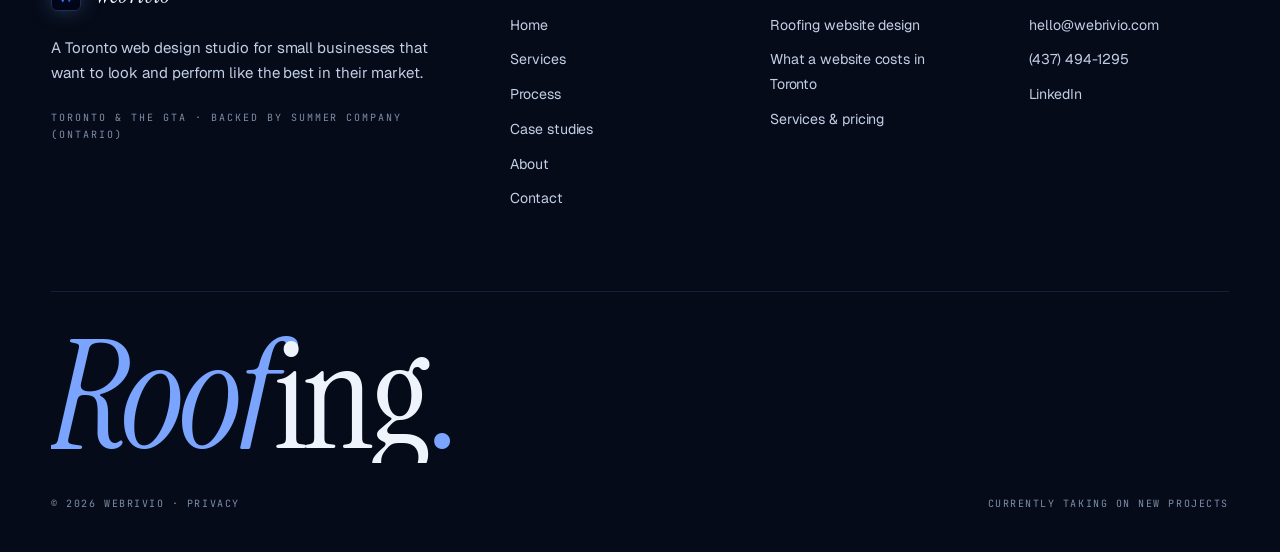
<file: roofing-website-design-toronto.html>
<!doctype html>
<html lang="en-CA">
<head>
<meta charset="utf-8" />
<script>document.documentElement.classList.add('js');try{if(sessionStorage.getItem('wv-pt')){sessionStorage.removeItem('wv-pt');document.documentElement.classList.add('pt-enter');}}catch(e){}</script>
<meta name="viewport" content="width=device-width, initial-scale=1, viewport-fit=cover" />
<meta name="theme-color" content="#050B18" />
<meta name="color-scheme" content="dark" />

<title>Roofing Website Design in Toronto from $499 | Webrivio</title>
<meta name="description" content="We build websites for Toronto roofing contractors: storm-week leads that arrive on a phone. From $499, live in 48 hours once content and payment are in." />
<link rel="canonical" href="https://webrivio.com/roofing-website-design-toronto" />

<!-- Open Graph -->
<meta property="og:type" content="website" />
<meta property="og:site_name" content="Webrivio" />
<meta property="og:url" content="https://webrivio.com/roofing-website-design-toronto" />
<meta property="og:title" content="Roofing website design in Toronto from $499" />
<meta property="og:description" content="We build roofing sites for the moment a homeowner finds a stain on the ceiling: tap-to-call, real credentials, a short quote request. From $499." />
<meta property="og:image" content="https://webrivio.com/assets/og-image.jpg" />
<meta property="og:image:type" content="image/jpeg" />
<meta property="og:image:width" content="1200" />
<meta property="og:image:height" content="630" />
<meta property="og:image:alt" content="Webrivio, a web design studio in Toronto" />
<meta property="og:locale" content="en_CA" />

<!-- Twitter -->
<meta name="twitter:card" content="summary_large_image" />
<meta name="twitter:title" content="Roofing website design in Toronto from $499" />
<meta name="twitter:description" content="We build roofing sites for the moment a homeowner finds a stain on the ceiling. From $499, live in 48 hours once we have your content and payment." />
<meta name="twitter:image" content="https://webrivio.com/assets/og-image.jpg" />
<meta name="twitter:image:alt" content="Webrivio, a web design studio in Toronto" />

<!-- Icons & manifest -->
<link rel="icon" href="/favicon.ico" sizes="any" />
<link rel="icon" type="image/png" sizes="16x16" href="/assets/favicon-16.png" />
<link rel="icon" type="image/png" sizes="32x32" href="/assets/favicon-32.png" />
<link rel="icon" type="image/png" sizes="48x48" href="/assets/favicon-48.png" />
<link rel="icon" type="image/png" sizes="96x96" href="/assets/icon-96.png" />
<link rel="icon" type="image/png" sizes="192x192" href="/assets/icon-192.png" />
<link rel="apple-touch-icon" sizes="180x180" href="/assets/apple-touch-icon.png" />
<link rel="manifest" href="/site.webmanifest" />

<!-- Fonts + CSS -->
<link rel="preconnect" href="https://fonts.googleapis.com" />
<link rel="preconnect" href="https://fonts.gstatic.com" crossorigin />
<link rel="preload" as="style" href="https://fonts.googleapis.com/css2?family=Instrument+Serif:ital@0;1&family=Geist:wght@300;400;500;600&family=JetBrains+Mono:wght@400;500&display=swap" />
<link rel="stylesheet" href="https://fonts.googleapis.com/css2?family=Instrument+Serif:ital@0;1&family=Geist:wght@300;400;500;600&family=JetBrains+Mono:wght@400;500&display=swap" media="print" onload="this.media='all'" />
<noscript><link rel="stylesheet" href="https://fonts.googleapis.com/css2?family=Instrument+Serif:ital@0;1&family=Geist:wght@300;400;500;600&family=JetBrains+Mono:wght@400;500&display=swap" /></noscript>
<link rel="stylesheet" href="/assets/styles.css" />
<link rel="stylesheet" href="/assets/enhance.css" />
<link rel="stylesheet" href="/assets/guide.css" />

<script type="application/ld+json">
{
  "@context": "https://schema.org",
  "@graph": [
    {
      "@type": "BreadcrumbList",
      "@id": "https://webrivio.com/roofing-website-design-toronto#breadcrumb",
      "itemListElement": [
        { "@type": "ListItem", "position": 1, "name": "Home", "item": "https://webrivio.com/" },
        { "@type": "ListItem", "position": 2, "name": "Services", "item": "https://webrivio.com/services" },
        { "@type": "ListItem", "position": 3, "name": "Roofing website design in Toronto", "item": "https://webrivio.com/roofing-website-design-toronto" }
      ]
    },
    {
      "@type": "Article",
      "@id": "https://webrivio.com/roofing-website-design-toronto#article",
      "headline": "Roofing Website Design in Toronto from $499",
      "description": "Websites for Toronto roofing contractors, built for the way roofing leads arrive: on a phone, after a storm, from a homeowner who wants to know you're real.",
      "inLanguage": "en-CA",
      "mainEntityOfPage": { "@id": "https://webrivio.com/roofing-website-design-toronto#webpage" },
      "datePublished": "2026-07-13",
      "dateModified": "2026-08-12",
      "author": { "@id": "https://webrivio.com/#rudra" },
      "publisher": { "@id": "https://webrivio.com/#organization" },
      "image": "https://webrivio.com/assets/work/northline-scroll.jpg",
      "about": { "@id": "https://webrivio.com/#organization" }
    },
    {
      "@type": "WebPage",
      "@id": "https://webrivio.com/roofing-website-design-toronto#webpage",
      "url": "https://webrivio.com/roofing-website-design-toronto",
      "name": "Roofing Website Design in Toronto from $499",
      "description": "Websites for Toronto roofing contractors, built for the way roofing leads arrive: on a phone, after a storm, from a homeowner who wants to know you're real.",
      "isPartOf": { "@id": "https://webrivio.com/#website" },
      "about": { "@id": "https://webrivio.com/#organization" },
      "breadcrumb": { "@id": "https://webrivio.com/roofing-website-design-toronto#breadcrumb" },
      "inLanguage": "en-CA",
      "primaryImageOfPage": { "@id": "https://webrivio.com/roofing-website-design-toronto#northline" }
    },
    {
      "@type": "ImageObject",
      "@id": "https://webrivio.com/roofing-website-design-toronto#northline",
      "url": "https://webrivio.com/assets/work/northline-scroll.jpg",
      "width": 1024,
      "height": 2914,
      "caption": "Northline Roofing, a concept build by Webrivio for a fictional Toronto roofing brand"
    },
    {
      "@type": "Service",
      "@id": "https://webrivio.com/roofing-website-design-toronto#service",
      "name": "Roofing website design in Toronto",
      "serviceType": "Website design for roofing contractors",
      "description": "Custom websites for roofing contractors in Toronto and the GTA: tap-to-call mobile layouts, credential and warranty presentation, jobsite photography, and a short quote request form. From $499, live in 48 hours once content and payment are in.",
      "provider": { "@id": "https://webrivio.com/#organization" },
      "audience": { "@type": "Audience", "audienceType": "Roofing contractors" },
      "areaServed": [
        { "@type": "City", "name": "Toronto" },
        { "@type": "City", "name": "North York" },
        { "@type": "City", "name": "Scarborough" },
        { "@type": "City", "name": "Etobicoke" },
        { "@type": "City", "name": "Mississauga" },
        { "@type": "City", "name": "Brampton" },
        { "@type": "City", "name": "Markham" },
        { "@type": "City", "name": "Vaughan" },
        { "@type": "City", "name": "Richmond Hill" }
      ],
      "offers": {
        "@type": "Offer",
        "name": "Roofing contractor website",
        "url": "https://webrivio.com/roofing-website-design-toronto",
        "availability": "https://schema.org/InStock",
        "priceSpecification": {
          "@type": "PriceSpecification",
          "price": 499,
          "minPrice": 499,
          "priceCurrency": "CAD",
          "valueAddedTaxIncluded": false
        }
      }
    },
    {
      "@type": "FAQPage",
      "@id": "https://webrivio.com/roofing-website-design-toronto#faq",
      "isPartOf": { "@id": "https://webrivio.com/roofing-website-design-toronto#webpage" },
      "mainEntity": [
        {
          "@type": "Question",
          "name": "I already pay for directory leads. Why do I need my own website?",
          "acceptedAnswer": {
            "@type": "Answer",
            "text": "A directory listing puts your name in a line-up with every other roofer who paid, and charges you for the privilege. The homeowner who found you there is still shopping. Your own site is the one result where yours is the only phone number on the page, and the only place a lawn sign, a truck decal, a referral, or a Google Business Profile can send someone. Keep the directory if it pays for itself. Just stop renting your only front door."
          }
        },
        {
          "@type": "Question",
          "name": "Can homeowners send a photo of the roof with the quote request?",
          "acceptedAnswer": {
            "@type": "Answer",
            "text": "Yes, and they should. A photo of the ceiling stain or the lifted shingles is the most useful thing a homeowner can give you. It is the difference between another site visit and a quote you can scope from the truck. We build the quote form to take a photo upload, an address, and the roof type, and to stop there. Six inputs, one thumb."
          }
        },
        {
          "@type": "Question",
          "name": "Do I need a separate page for every service and every city?",
          "acceptedAnswer": {
            "@type": "Answer",
            "text": "Not on day one. Four honest service pages (replacement, leak repair, shingle, flat) plus one service-area page that names the neighbourhoods you drive to will do more for you than thirty thin city pages with the name swapped out. Google is good at spotting the swap, and so are homeowners. Once the site is earning calls, adding a real page for a real service is a small job."
          }
        },
        {
          "@type": "Question",
          "name": "What happens in a storm week, when the phone will not stop?",
          "acceptedAnswer": {
            "@type": "Answer",
            "text": "The site should change. A storm week is the one week of the year your homepage should look different: an emergency line at the top, a call-first layout, and an honest note about how far out you are booking, because telling someone you cannot get there until Thursday keeps you more goodwill than silence does. That banner is a build option; ask for it and it goes in."
          }
        },
        {
          "@type": "Question",
          "name": "I run two trucks. Is a custom site overkill?",
          "acceptedAnswer": {
            "@type": "Answer",
            "text": "It is the opposite. A two-truck operation lives or dies on whether a stranger with a leak trusts you enough to dial, and you do not have a franchise name doing that work for you. What you do have is your crew, your jobs, and your neighbourhood, which is exactly what a roofing site is made of and exactly what a template cannot fake."
          }
        },
        {
          "@type": "Question",
          "name": "How fast, how much, and who owns it?",
          "acceptedAnswer": {
            "@type": "Answer",
            "text": "From $499. Live in 48 hours once we have your content and your payment; that clock starts when you hand over the photos, the service list and the service area, not when you first email us. The code is yours: you own the site and the files, and you can take them anywhere."
          }
        }
      ]
    }
  ]
}
</script>

<!-- Vercel Web Analytics -->
<script defer src="https://cdn.vercel-insights.com/v1/script.js"></script>
</head>
<body data-page="services">

<canvas id="atm-canvas" aria-hidden="true"></canvas>
<div class="atm-grid" aria-hidden="true"></div>

<a class="skip-link" href="#main">Skip to content</a>
<div class="progress" aria-hidden="true"></div>
<div class="cursor" aria-hidden="true"></div>

<nav class="nav" aria-label="Primary">
  <div class="nav-inner">
    <a class="nav-brand" href="/" aria-label="Webrivio home">
      <img class="mark" src="/assets/logo.png" alt="" width="24" height="24" />
      <em>Webrivio</em>
    </a>
    <div class="nav-links">
      <a href="/services">Services</a>
      <a href="/process">Process</a>
      <a href="/case-studies">Work</a>
      <a href="/about">About</a>
      <a href="/contact">Contact</a>
    </div>
    <a class="nav-cta" href="/contact">Start a project <span aria-hidden="true">&rarr;</span></a>
    <button class="nav-toggle" aria-label="Open menu" aria-expanded="false" aria-controls="nav-drawer">
      <span></span><span></span><span></span>
    </button>
  </div>
</nav>
<div class="nav-drawer" id="nav-drawer" role="dialog" aria-modal="true" aria-label="Menu" aria-hidden="true">
  <a href="/services">Services</a>
  <a href="/process">Process</a>
  <a href="/case-studies">Work</a>
  <a href="/about">About</a>
  <a href="/contact">Contact</a>
  <a class="drawer-cta" href="/contact">Start a project</a>
  <span class="drawer-meta"><a href="tel:+14374941295">(437) 494-1295</a> &middot; <a href="mailto:hello@webrivio.com">hello@webrivio.com</a></span>
</div>

<main id="main">

<header class="page-head container" data-atm="1">
  <div class="hero-orb" style="right:-18%; top: 26%; opacity: 0.55;" data-parallax="0.1" aria-hidden="true"></div>
  <span class="eyebrow">Toronto &amp; the GTA · Roofing</span>
  <h1 class="reveal-mask"><span>Roofing website<br/>design in <em class="it">Toronto</em>.</span></h1>
  <p class="lede reveal">A roofing website has one job. When a homeowner in Scarborough finds a wet ring spreading across the ceiling at nine at night, yours is the number they tap. Everything else on the page is in service of that.</p>

  <div class="page-head-meta">
    <div><span class="tiny-mono">Price</span><span class="v">From $499</span></div>
    <div><span class="tiny-mono">Live in</span><span class="v">48 hours*</span></div>
    <div><span class="tiny-mono">Built for</span><span class="v">Toronto &amp; the GTA</span></div>
    <div><span class="tiny-mono">The code</span><span class="v">Yours to keep</span></div>
    <div><span class="tiny-mono">Written by</span><span class="v">Rudra Garg</span></div>
    <div><span class="tiny-mono">Updated</span><span class="v">August 2026</span></div>
  </div>
  <p class="tiny-mono reveal" style="margin-top: 20px; color: var(--mute-2);">* The 48-hour clock starts once we have your content and your payment.</p>
</header>

<section class="section-pad" style="padding-top: 40px;" data-atm="0.25" aria-labelledby="why-title">
  <div class="container">
    <div class="section-label">
      <span class="num">(01)</span>
      <span class="kind" id="why-title">Why a roofing site is not a generic site</span>
    </div>

    <div class="answer-card reveal" style="margin-bottom: 56px;">
      <span class="a-label">The short answer</span>
      <p>Our roofing websites start at <em>$499</em> and go live in <em>48 hours</em> once your content and payment are in. We build them around the way roofing leads arrive, on a phone and often after a storm: tap-to-call in the thumb zone, WSIB and insurance proof where a nervous homeowner will see it, and a six-input quote form with a photo upload that can be finished one-handed from a driveway.</p>
    </div>

    <div class="split">
      <h2 class="split-heading reveal">
        Nobody <span class="bad">browses</span><br/>for a roofer.<br/>They <span class="good">call</span> one.
      </h2>

      <div class="bullet-list">
        <div class="bullet reveal">
          <span class="bullet-num">01</span>
          <div>
            <h3>The lead arrives already stressed</h3>
            <p>Roofing demand is storm-driven and emergency-led. A wind event crosses the GTA and the phone rings all week; the rest of the month is quiet. The person landing on your site is not comparison-shopping a kitchen renovation. Water is coming through a ceiling and they want someone credible today. The page has to answer <em>can you come out?</em> before it answers anything else.</p>
          </div>
        </div>
        <div class="bullet reveal">
          <span class="bullet-num">02</span>
          <div>
            <h3>It is a phone, and it is outdoors</h3>
            <p>Roofing leads land on mobile: a driveway, a parked truck, a hallway under a leak. So we build a tap-to-call button that never scrolls out of reach, type you can read in daylight without pinching, and a page light enough to open on one bar of LTE. A contact form on its own loses the emergency job to whoever put a phone number in the thumb zone.</p>
          </div>
        </div>
        <div class="bullet reveal">
          <span class="bullet-num">03</span>
          <div>
            <h3>The real question is "will you disappear?"</h3>
            <p>Every homeowner has heard the story: the deposit, the tarp, the truck that never came back. Here, trust outranks design flourish. WSIB coverage, liability insurance, the warranty in writing, and photographs of your own crew on a roof, placed where a nervous person will see them rather than buried on an About page.</p>
          </div>
        </div>
        <div class="bullet reveal">
          <span class="bullet-num">04</span>
          <div>
            <h3>Your competition is a directory</h3>
            <p>Search for roof repair and page one is mostly directories and franchise operators. A directory listing hands the homeowner a line-up of your competitors and hands you an invoice. Your own site is the only result where the one phone number on the page is yours, and the only address a lawn sign or a referral can point at.</p>
          </div>
        </div>
        <div class="bullet reveal">
          <span class="bullet-num">05</span>
          <div>
            <h3>The quote form is where leads die</h3>
            <p>Ask for twenty fields and you get nothing. Ask for a name and a number and you get a lead you cannot scope. The middle path is roofing-shaped: roof type, what is happening, how urgent, a photo, an address, a phone number. Enough to price the job before you drive, and short enough to finish standing in a driveway.</p>
          </div>
        </div>
        <div class="bullet reveal">
          <span class="bullet-num">06</span>
          <div>
            <h3>The year has seasons and the site should too</h3>
            <p>Ice dams and freeze-thaw damage in February. Wind and lifted shingles through spring. Tear-offs and re-roofs all summer. Eavestroughs before the leaves come down. We build the front door swappable: an emergency line in a storm week, a booking push in the shoulder season.</p>
          </div>
        </div>
      </div>
    </div>
  </div>
</section>

<section class="section-pad tight" data-atm="0.4" aria-labelledby="build-title">
  <div class="container">
    <div class="section-label">
      <span class="num">(02)</span>
      <span class="kind" id="build-title">The concept build</span>
    </div>

    <article class="proof reveal">
      <div class="proof-devices" data-cursor="concept build">
        <div class="proof-browser">
          <div class="proof-bar"><i></i><i></i><i></i><span class="url">northlineroofing.demo</span></div>
          <div class="proof-screen">
            <picture>
              <source srcset="/assets/work/northline-scroll.webp" type="image/webp" />
              <img class="proof-scroll-img" src="/assets/work/northline-scroll.jpg" alt="Northline Roofing concept build homepage, scrolling from the hero through the trust strip, service-area ribbon and roofing services" width="1024" height="2914" loading="lazy" decoding="async" />
            </picture>
          </div>
          <span class="proof-live-tag"><span class="live-dot" aria-hidden="true"></span> Concept build</span>
        </div>
        <div class="proof-phone">
          <picture>
            <source srcset="/assets/work/northline-phone.webp" type="image/webp" />
            <img src="/assets/work/northline-phone.jpg" alt="The same roofing concept build on a phone, with a Call now and Get a Roofing Quote bar pinned to the bottom of the screen" width="390" height="844" loading="lazy" decoding="async" />
          </picture>
        </div>
      </div>
      <div class="proof-info">
        <span class="work-tag">Concept build · Roofing · Fictional brand</span>
        <h3>Northline <span class="it">Roofing</span></h3>
        <p><strong>Northline is a fictional brand.</strong> It is a concept build: nobody commissioned it, no roofing company is named on it, and it is not client work. We built it end to end so you can judge how we handle a roof before you pay us to handle yours.</p>
        <ul class="proof-points">
          <li>A call bar pinned to the bottom of every mobile screen: <em>Call now</em> beside <em>Get a roofing quote</em>, in the thumb zone, on every page.</li>
          <li>The phone number sits in the header next to the quote button, not in the footer or behind a menu.</li>
          <li>The hero photo is a crew on a ladder, mid-job. Homeowners can tell a jobsite from a stock photo.</li>
          <li>A trust strip directly under the hero: local contractor, residential roofing, clear no-pressure quotes, punctual and tidy crews.</li>
          <li>A service-area ribbon that names real places (Etobicoke, Scarborough, North York, Willowdale, Downsview, York) so the visitor knows in one second whether you come to them.</li>
          <li>The page opens with the homeowner's symptom, not the company's history: the leak that keeps coming back, shingles past their years, damage after a windy night, a quote you're unsure about.</li>
          <li>Four honest services (roof replacement, leak repair, shingle, flat), each with a page worth reading.</li>
        </ul>
      </div>
    </article>
  </div>
</section>

<section class="section-pad tight" data-atm="0.3" aria-labelledby="whatwebuild-title">
  <div class="container">
    <div class="section-label">
      <span class="num">(03)</span>
      <span class="kind" id="whatwebuild-title">What goes into your build</span>
    </div>

    <h2 class="display reveal" style="max-width: 18ch; margin-bottom: 56px;">Three things a roofing site <span class="it">must</span> get right.</h2>

    <div class="service-row reveal">
      <div class="svc-col">
        <span class="num">01</span>
        <span class="svc-schematic" aria-hidden="true"><svg viewBox="0 0 96 96" fill="none">
          <rect pathLength="1" x="33" y="14" width="30" height="66" rx="6" stroke="currentColor" stroke-width="1.6"/>
          <path pathLength="1" d="M44 20h8" stroke="currentColor" stroke-width="1.6" stroke-linecap="round"/>
          <rect pathLength="1" x="38" y="62" width="20" height="10" rx="5" stroke="currentColor" stroke-width="1.6"/>
          <path pathLength="1" d="M43 30h10M40 40h16" stroke="currentColor" stroke-width="1.6" stroke-linecap="round"/>
        </svg></span>
      </div>
      <div><h3>The <span class="it">emergency</span> path</h3></div>
      <div class="content">
        <p>From any screen, at any scroll depth, calling you is one tap. We pin a call bar to the bottom of the phone layout, keep the number in the header, and give the homepage an emergency line it can wear during a storm week. If someone lands on your site with water coming in, the site should not make them hunt.</p>
        <div class="incl">
          <div>Sticky tap-to-call bar</div>
          <div>Number in the header, not the footer</div>
          <div>Storm / emergency banner option</div>
          <div>After-hours expectation stated plainly</div>
          <div>Thumb-zone buttons throughout</div>
          <div>Fast on one bar of LTE</div>
        </div>
      </div>
    </div>

    <div class="service-row reveal">
      <div class="svc-col">
        <span class="num">02</span>
        <span class="svc-schematic" aria-hidden="true"><svg viewBox="0 0 96 96" fill="none">
          <path pathLength="1" d="M48 16 70 24v16c0 16-11 26-22 32-11-6-22-16-22-32V24l22-8Z" stroke="currentColor" stroke-width="1.6" stroke-linejoin="round"/>
          <path pathLength="1" d="M37 44h6l4-8 5 15 4-7h5" stroke="currentColor" stroke-width="1.6" stroke-linecap="round" stroke-linejoin="round"/>
        </svg></span>
      </div>
      <div><h3>The <span class="it">trust</span> stack</h3></div>
      <div class="content">
        <p>This is the part that usually gets buried. If you carry WSIB coverage and liability insurance, if you put your warranty in writing, if your crew shows up in marked shirts and cleans the site, all of that belongs above the fold, in plain words, near the call button. And it has to be shown with your own photographs: your roofs, your crews, before and after. Stock imagery reads as a company with nothing of its own to show.</p>
        <div class="incl">
          <div>WSIB &amp; liability, stated up front</div>
          <div>Warranty terms in writing</div>
          <div>Real jobsite photography</div>
          <div>Named service area, not "the GTA"</div>
          <div>Crew and owner, with faces</div>
          <div>Quote terms: no surprise line items</div>
        </div>
      </div>
    </div>

    <div class="service-row reveal">
      <div class="svc-col">
        <span class="num">03</span>
        <span class="svc-schematic" aria-hidden="true"><svg viewBox="0 0 96 96" fill="none">
          <rect pathLength="1" x="22" y="18" width="52" height="60" rx="4" stroke="currentColor" stroke-width="1.6"/>
          <path pathLength="1" d="M32 34h32M32 46h32M32 58h18" stroke="currentColor" stroke-width="1.6" stroke-linecap="round"/>
          <circle pathLength="1" cx="66" cy="62" r="10" stroke="currentColor" stroke-width="1.6"/>
          <path pathLength="1" d="m61 62 4 4 7-8" stroke="currentColor" stroke-width="1.6" stroke-linecap="round" stroke-linejoin="round"/>
        </svg></span>
      </div>
      <div><h3>The <span class="it">quote</span> request</h3></div>
      <div class="content">
        <p>A form long enough to scope the job and short enough that a person standing in a driveway will finish it. Roof type. What is happening. How urgent. A photo. An address. A phone number. That is enough to tell a re-roof from a two-hour repair before you burn a truck-roll on it, and every extra field you add costs you leads you will never hear about.</p>
        <div class="incl">
          <div>Six fields, one thumb</div>
          <div>Photo upload of the damage</div>
          <div>Roof type &amp; urgency as tap options</div>
          <div>Address for the service-area check</div>
          <div>Goes straight to your inbox</div>
          <div>No lead fee, no middleman</div>
        </div>
      </div>
    </div>
  </div>
</section>

<section class="section-pad tight" data-atm="0.25" aria-labelledby="toronto-title">
  <div class="container">
    <div class="section-label">
      <span class="num">(04)</span>
      <span class="kind" id="toronto-title">Toronto, specifically</span>
    </div>

    <div class="why-wrap">
      <div>
        <h2 class="display reveal" id="toronto-h" style="margin-bottom: 32px;">Built for <span class="it">this</span> city's roofs.</h2>
        <p class="lede reveal" style="margin-bottom: 24px;">
          Toronto roofs are not one roof. Steep-slope century homes downtown, post-war bungalows across Scarborough and North York, flat and low-slope commercial on every strip of Eglinton. A site that speaks to all of them says nothing. Yours should name the roofs you work on and the streets you drive to.
        </p>
        <p class="lede reveal" style="color: var(--mute); margin-bottom: 24px;">
          On the search side we build the foundation and we are honest about the rest: semantic HTML, RoofingContractor and service-area structured data, correct headings, fast Core Web Vitals, a sitemap Google can read. That is the part we control. Ranking in the map pack also takes a Google Business Profile you keep current and reviews from customers you have served. That work is yours, and no web designer who tells you otherwise is levelling with you.
        </p>
        <a class="btn btn-primary reveal" href="/contact">
          <span>Start a project</span>
          <svg class="arrow" viewBox="0 0 18 10" fill="none" aria-hidden="true"><path d="M1 5h16m-5-4 5 4-5 4" stroke="currentColor" stroke-width="1.4"/></svg>
        </a>
      </div>

      <div class="reveal">
        <h3 class="tiny-mono" style="margin-bottom: 18px;">Service areas we build for</h3>
        <div class="chips" style="margin-bottom: 36px;">
          <span class="tag">Toronto</span>
          <span class="tag">North York</span>
          <span class="tag">Scarborough</span>
          <span class="tag">Etobicoke</span>
          <span class="tag">Mississauga</span>
          <span class="tag">Brampton</span>
          <span class="tag">Markham</span>
          <span class="tag">Vaughan</span>
          <span class="tag">Richmond Hill</span>
        </div>

        <h3 class="tiny-mono" style="margin-bottom: 18px;">Pages we usually build for a roofer</h3>
        <div class="chips">
          <span class="tag">Roof replacement</span>
          <span class="tag">Leak repair</span>
          <span class="tag">Shingle roofing</span>
          <span class="tag">Flat &amp; low-slope</span>
          <span class="tag">Eavestroughs</span>
          <span class="tag">Emergency tarping</span>
          <span class="tag">Service area</span>
          <span class="tag">Quote request</span>
        </div>

        <div class="avail-card" style="margin-top: 36px;">
          <span class="pulse">Plain terms</span>
          <p class="big"><em>From $499. Live in 48 hours.</em></p>
          <p class="small">The number moves with what you need, and we tell you what it is before we start. The 48-hour clock starts once your content and payment are in, not when you first email. You own the code and the files, and you can take them anywhere. Full breakdown on <a href="/website-cost-toronto" style="color: var(--accent-glow);">what a website costs in Toronto</a>, or the whole menu on <a href="/services" style="color: var(--accent-glow);">services</a>.</p>
        </div>
      </div>
    </div>
  </div>
</section>

<section class="section-pad tight faq-section" data-atm="0.2" aria-labelledby="faq-title">
  <div class="container">
    <div class="section-label">
      <span class="num">(05)</span>
      <span class="kind">Questions roofers ask</span>
    </div>

    <div class="faq-grid">
      <h2 class="display reveal" id="faq-title">Fair<br/><span class="it">questions</span>.</h2>

      <div class="faq-list">
        <details class="reveal">
          <summary><h3>I already pay for directory leads. Why do I need my own website?</h3></summary>
          <p>A directory listing puts your name in a line-up with every other roofer who paid, and charges you for the privilege. The homeowner who found you there is still shopping. Your own site is the one result where yours is the only phone number on the page, and the only place a lawn sign, a truck decal, a referral, or a Google Business Profile can send someone. Keep the directory if it pays for itself. Just stop renting your only front door.</p>
        </details>
        <details class="reveal">
          <summary><h3>Can homeowners send a photo of the roof with the quote request?</h3></summary>
          <p>Yes, and they should. A photo of the ceiling stain or the lifted shingles is the most useful thing a homeowner can give you. It is the difference between another site visit and a quote you can scope from the truck. We build the quote form to take a photo upload, an address, and the roof type, and to stop there. Six inputs, one thumb.</p>
        </details>
        <details class="reveal">
          <summary><h3>Do I need a separate page for every service and every city?</h3></summary>
          <p>Not on day one. Four honest service pages (replacement, leak repair, shingle, flat) plus one service-area page that names the neighbourhoods you drive to will do more for you than thirty thin city pages with the name swapped out. Google is good at spotting the swap, and so are homeowners. Once the site is earning calls, adding a real page for a real service is a small job.</p>
        </details>
        <details class="reveal">
          <summary><h3>What happens in a storm week, when the phone will not stop?</h3></summary>
          <p>The site should change. A storm week is the one week of the year your homepage should look different: an emergency line at the top, a call-first layout, and an honest note about how far out you are booking, because telling someone you cannot get there until Thursday keeps you more goodwill than silence does. That banner is a build option; ask for it and it goes in.</p>
        </details>
        <details class="reveal">
          <summary><h3>I run two trucks. Is a custom site overkill?</h3></summary>
          <p>It is the opposite. A two-truck operation lives or dies on whether a stranger with a leak trusts you enough to dial, and you do not have a franchise name doing that work for you. What you do have is your crew, your jobs, and your neighbourhood, which is exactly what a roofing site is made of and exactly what a template cannot fake.</p>
        </details>
        <details class="reveal">
          <summary><h3>How fast, how much, and who owns it?</h3></summary>
          <p>From $499. Live in 48 hours once we have your content and your payment; that clock starts when you hand over the photos, the service list and the service area, not when you first email us. The code is yours: you own the site and the files, and you can take them anywhere.</p>
        </details>
      </div>
    </div>

    <p class="lede reveal" style="margin-top: 48px; color: var(--mute);">
      Still deciding? Read <a href="/website-cost-toronto" style="color: var(--accent-glow);">what a website actually costs in Toronto</a>, see the full <a href="/services" style="color: var(--accent-glow);">services and pricing</a>, or find out <a href="/about" style="color: var(--accent-glow);">who you would be working with</a>.
    </p>
  </div>
</section>

<section class="section-pad tight" data-atm="0.6" aria-labelledby="cta-title">
  <div class="container">
    <div class="cta-block">
      <h2 id="cta-title">
        <span class="reveal-mask"><span>Put your number</span></span><br/>
        <span class="reveal-mask"><span>where the <em class="it">leak</em> is.</span></span>
      </h2>
      <p class="lede reveal">Tell us what you roof and where you drive. One short call later you'll have the price and the date: from $499, live in 48 hours once your content and payment are in.</p>
      <div class="cta-actions reveal">
        <a class="btn btn-primary" href="/contact">
          <span>Start a project</span>
          <svg class="arrow" viewBox="0 0 18 10" fill="none" aria-hidden="true"><path d="M1 5h16m-5-4 5 4-5 4" stroke="currentColor" stroke-width="1.4"/></svg>
        </a>
        <a class="btn btn-ghost" href="tel:+14374941295">
          <span>(437) 494-1295</span>
        </a>
      </div>
    </div>
  </div>
</section>

</main>

<footer role="contentinfo">
  <div class="container">
    <div class="foot-grid">
      <div>
        <div class="foot-brand-row">
          <img class="mark" src="/assets/logo.png" alt="Webrivio" width="30" height="30" />
          <span class="wordmark"><em>Webrivio</em></span>
        </div>
        <p style="color: var(--ink-soft); max-width: 38ch;">
          A Toronto web design studio for small businesses that want to look and perform like the best in their market.
        </p>
        <p class="tiny-mono" style="margin-top: 24px;">Toronto &amp; the GTA · Backed by Summer Company (Ontario)</p>
      </div>
      <div>
        <h2>Sitemap</h2>
        <ul>
          <li><a href="/">Home</a></li>
          <li><a href="/services">Services</a></li>
          <li><a href="/process">Process</a></li>
          <li><a href="/case-studies">Case studies</a></li>
          <li><a href="/about">About</a></li>
          <li><a href="/contact">Contact</a></li>
        </ul>
      </div>
      <div>
        <h2>Guides</h2>
        <ul>
          <li><a href="/roofing-website-design-toronto">Roofing website design</a></li>
          <li><a href="/website-cost-toronto">What a website costs in Toronto</a></li>
          <li><a href="/services">Services &amp; pricing</a></li>
        </ul>
      </div>
      <div>
        <h2>Elsewhere</h2>
        <ul>
          <li><a href="mailto:hello@webrivio.com">hello@webrivio.com</a></li>
          <li><a href="tel:+14374941295">(437) 494-1295</a></li>
          <li><a href="https://www.linkedin.com/company/webrivio/" rel="noopener">LinkedIn</a></li>
        </ul>
      </div>
    </div>
    <div class="foot-big reveal" aria-hidden="true"><em class="it">Roof</em>ing<span style="color: var(--accent-glow);">.</span></div>
    <div class="foot-bottom">
      <span>&copy; <span id="y2">2026</span> Webrivio · <a href="/privacy">Privacy</a></span>
      <span><a href="/contact">Currently taking on new projects</a></span>
    </div>
  </div>
</footer>

<div class="mobile-cta" aria-hidden="false">
  <a class="m-call" href="tel:+14374941295" aria-label="Call Webrivio">
    <svg viewBox="0 0 24 24" fill="none" aria-hidden="true"><path d="M22 16.9v3a2 2 0 0 1-2.2 2 19.8 19.8 0 0 1-8.6-3 19.5 19.5 0 0 1-6-6 19.8 19.8 0 0 1-3-8.6A2 2 0 0 1 4.1 2h3a2 2 0 0 1 2 1.7c.1 1 .4 1.9.7 2.8a2 2 0 0 1-.5 2.1L8.1 9.9a16 16 0 0 0 6 6l1.3-1.3a2 2 0 0 1 2.1-.4c.9.3 1.8.6 2.8.7a2 2 0 0 1 1.7 2Z" stroke="currentColor" stroke-width="1.7" stroke-linejoin="round"/></svg>
  </a>
  <a class="m-start" href="/contact">Start a project</a>
</div>

<script>document.getElementById('y2').textContent=new Date().getFullYear();</script>
<script src="/assets/app.js" defer></script>
<script src="/assets/atmosphere.js" defer></script>
<script src="/assets/vendor/lenis.min.js" defer></script>
<script src="/assets/vendor/gsap.min.js" defer></script>
<script src="/assets/vendor/ScrollTrigger.min.js" defer></script>
<script src="/assets/enhance.js" defer></script>
<!-- Vercel Speed Insights (static site) -->
<script>window.si=window.si||function(){(window.siq=window.siq||[]).push(arguments);};</script>
<script defer src="https://cdn.vercel-insights.com/v1/speed-insights/script.js"></script>
</body>
</html>
</file>
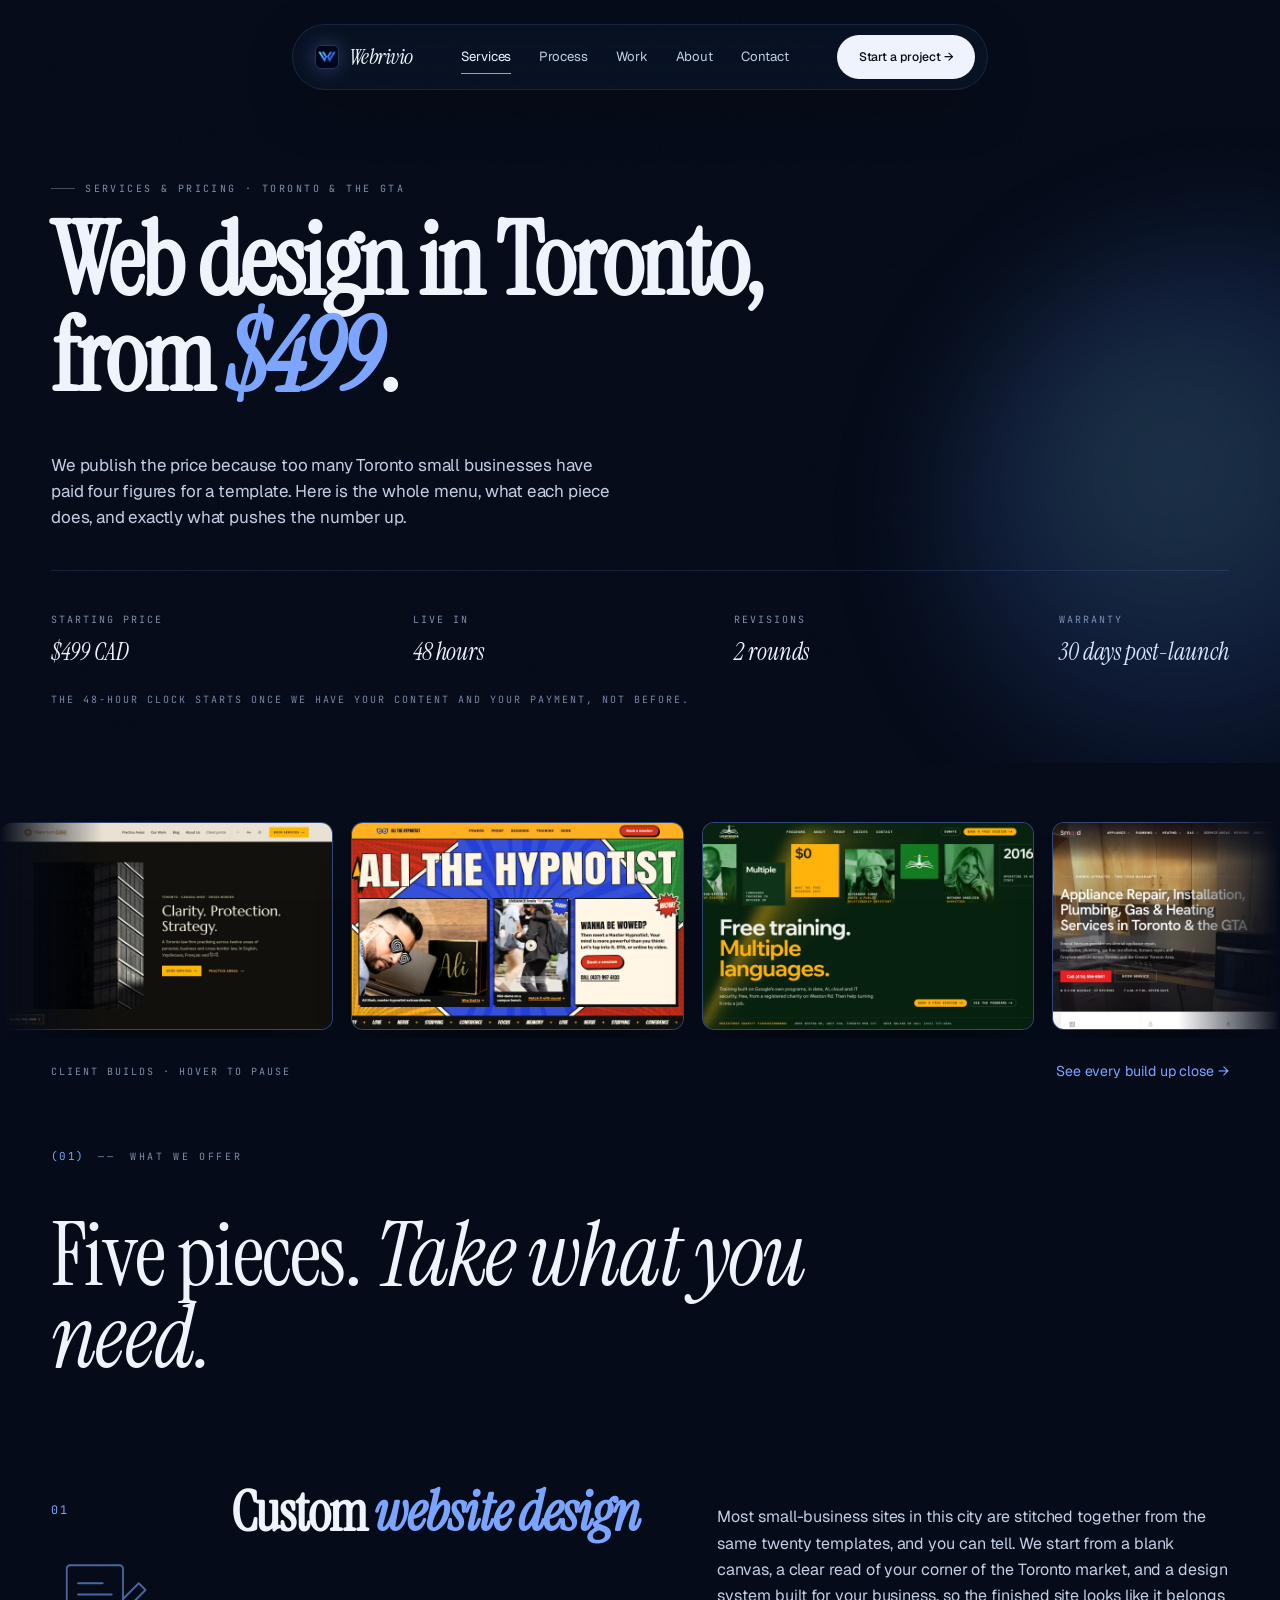
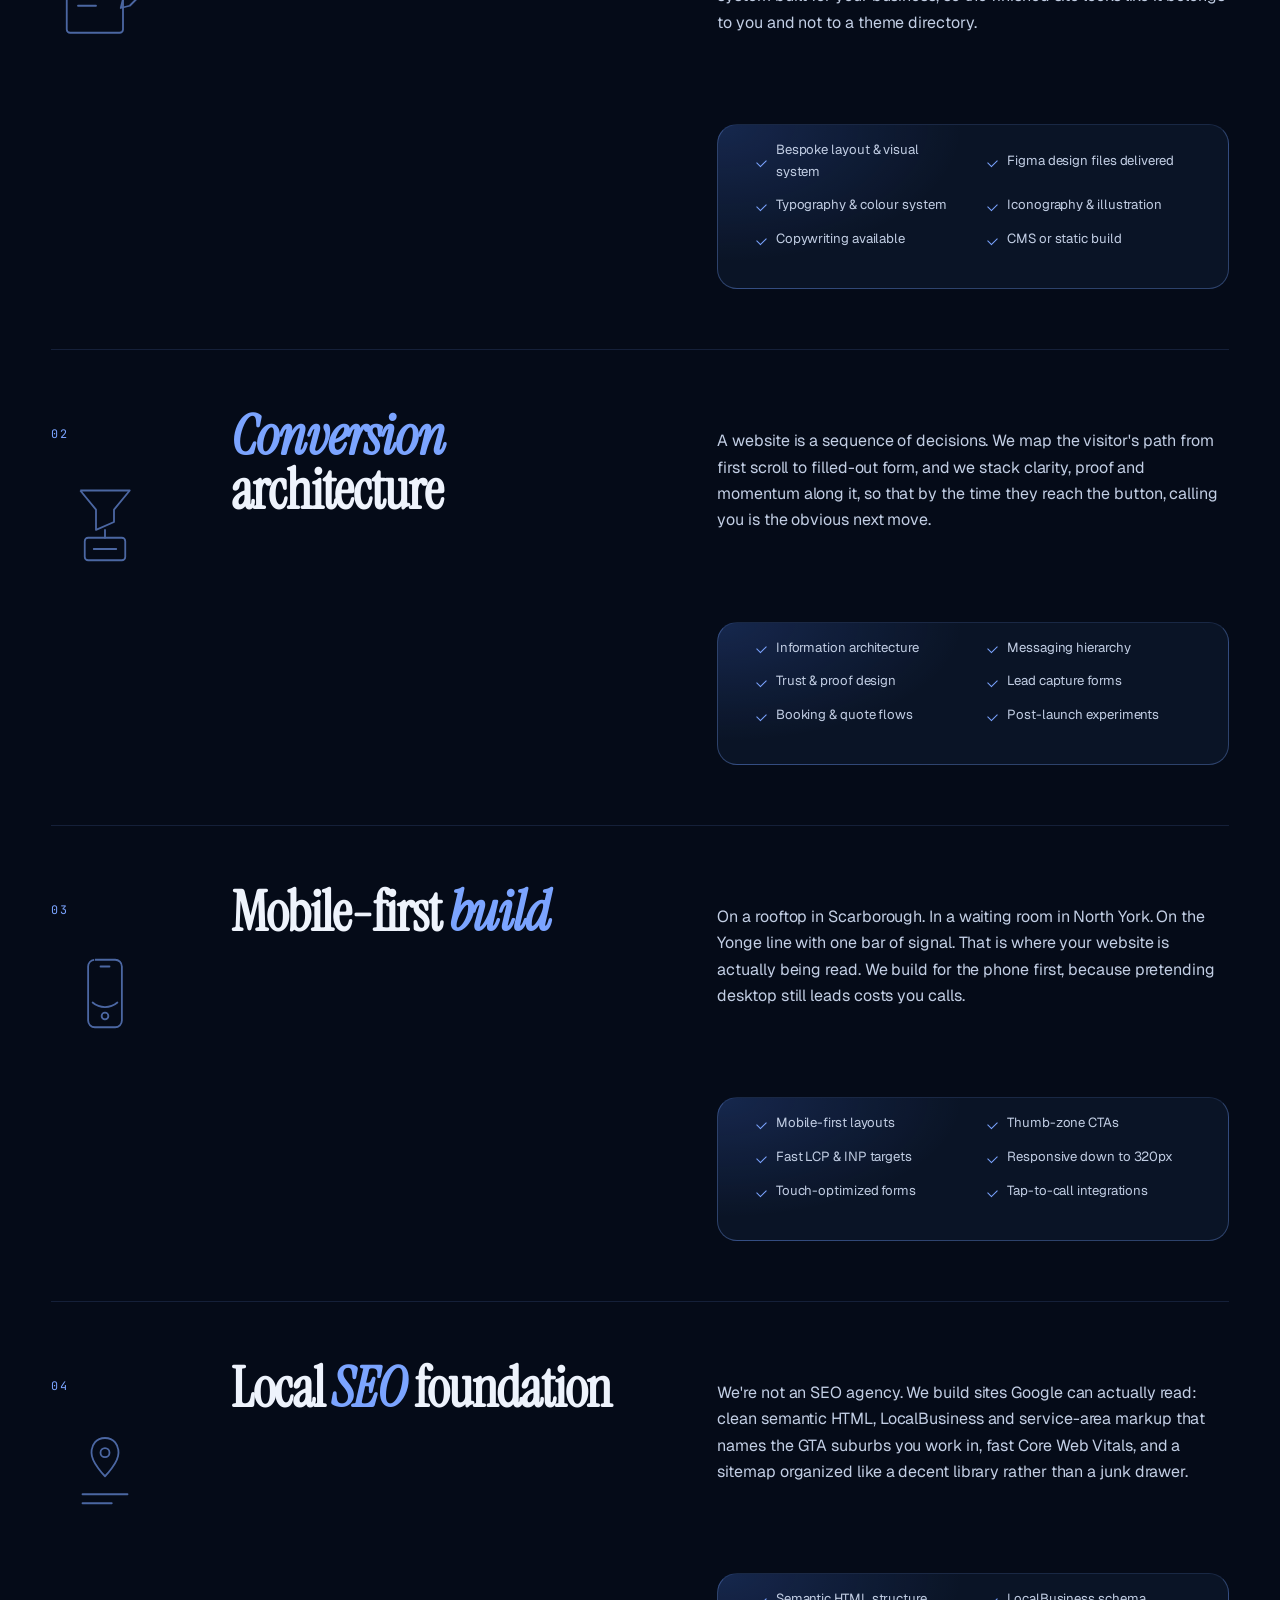
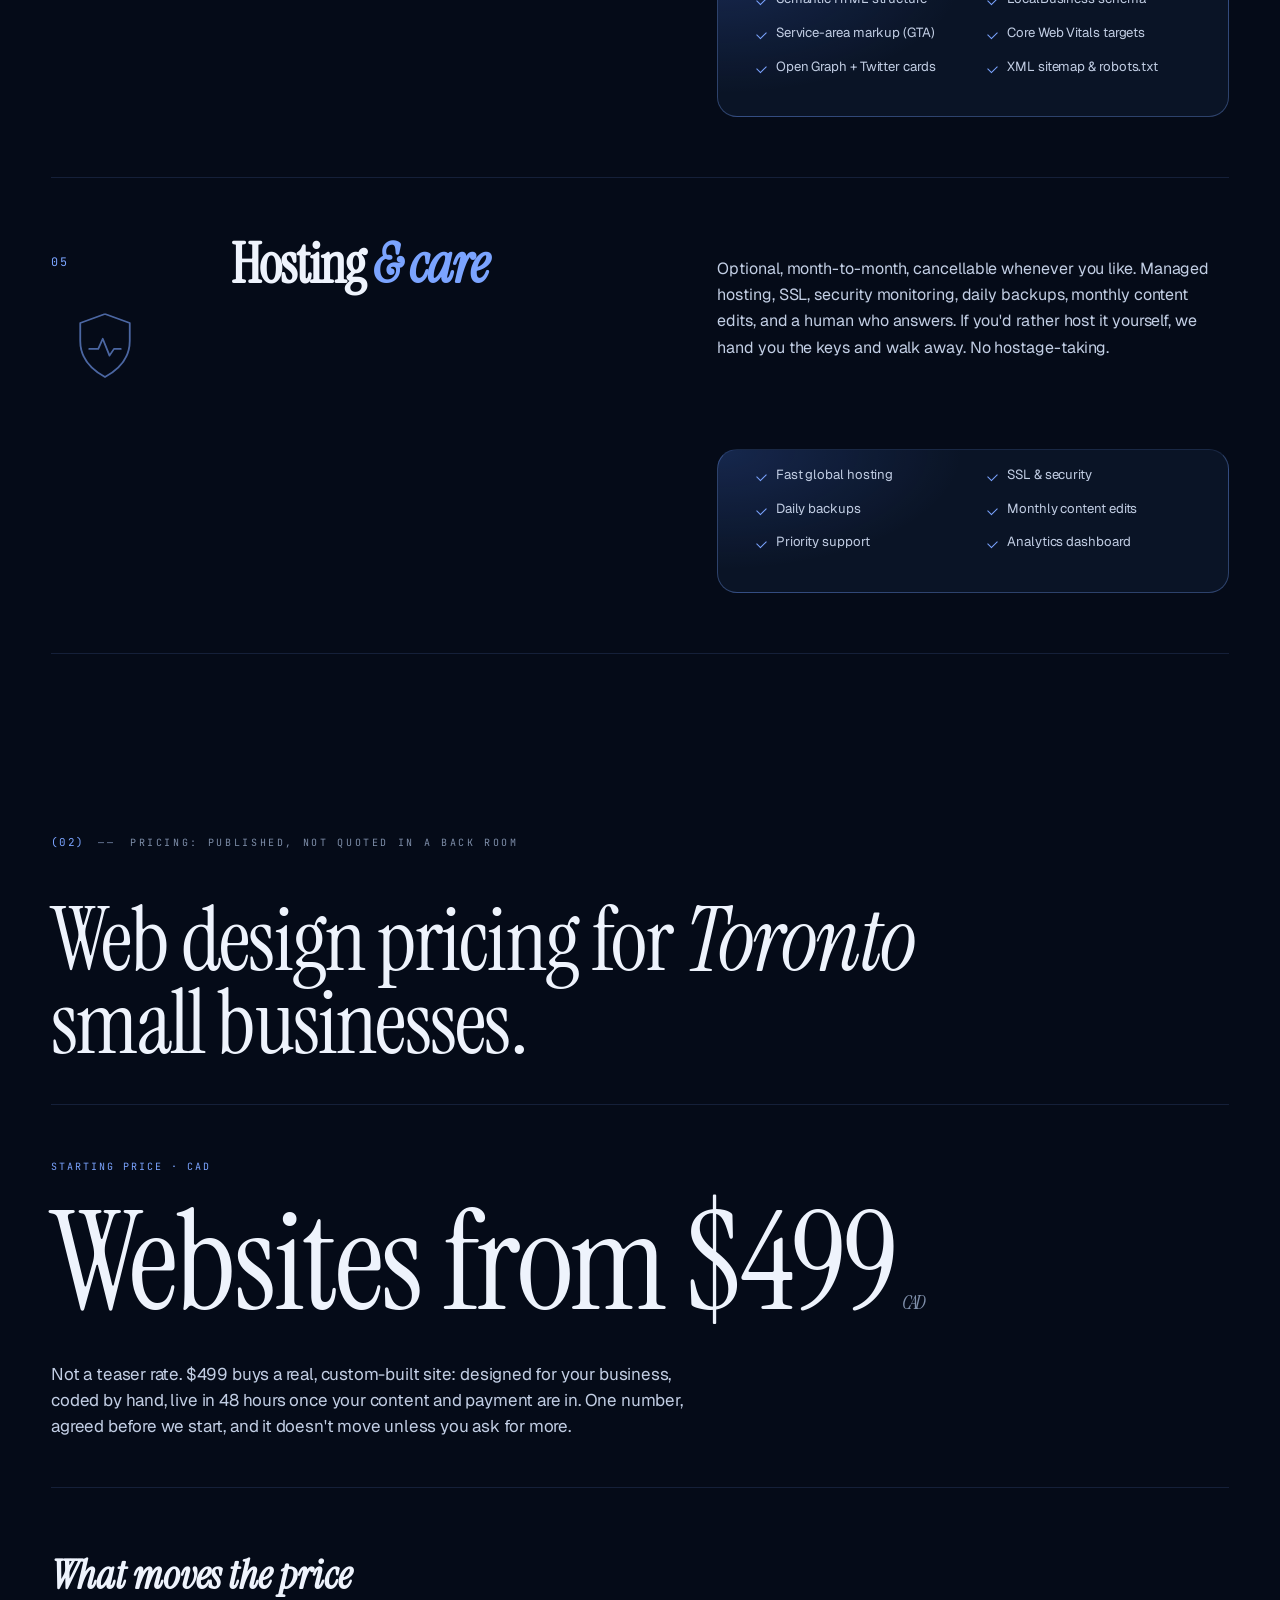
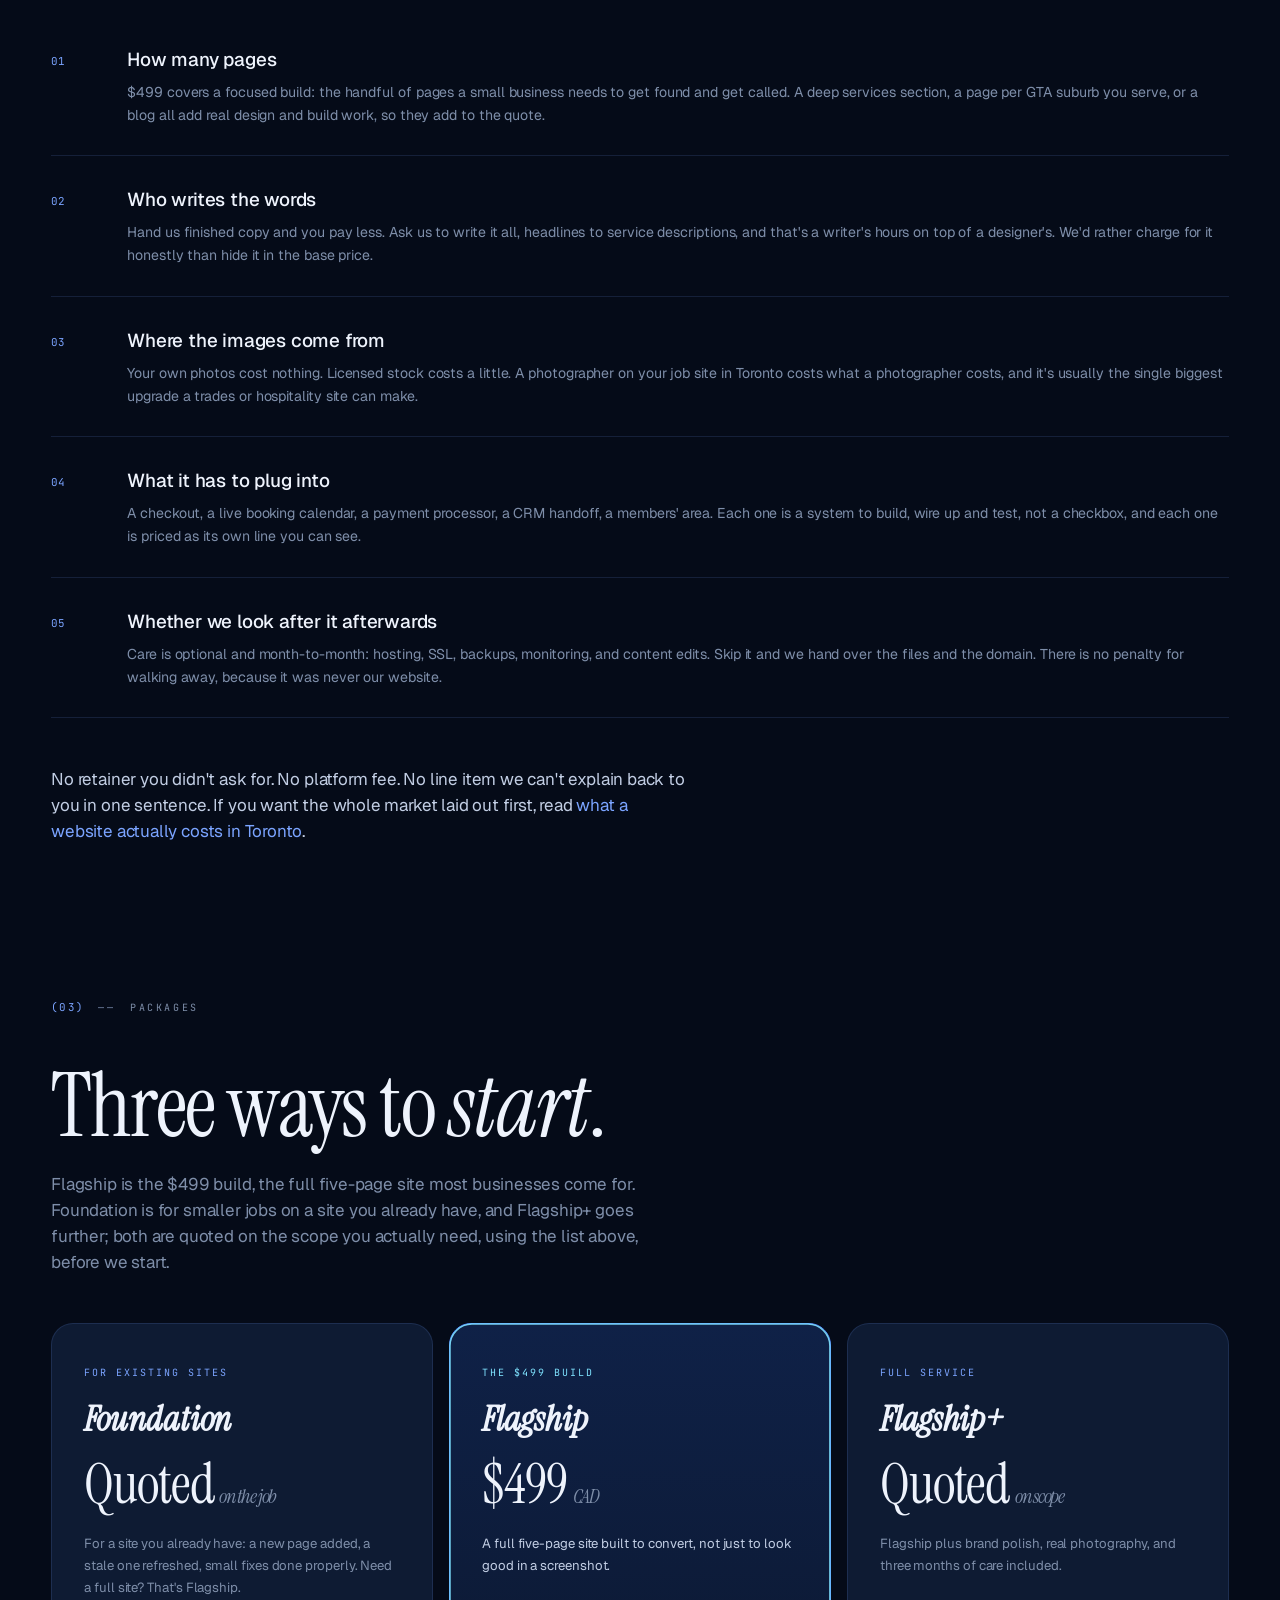
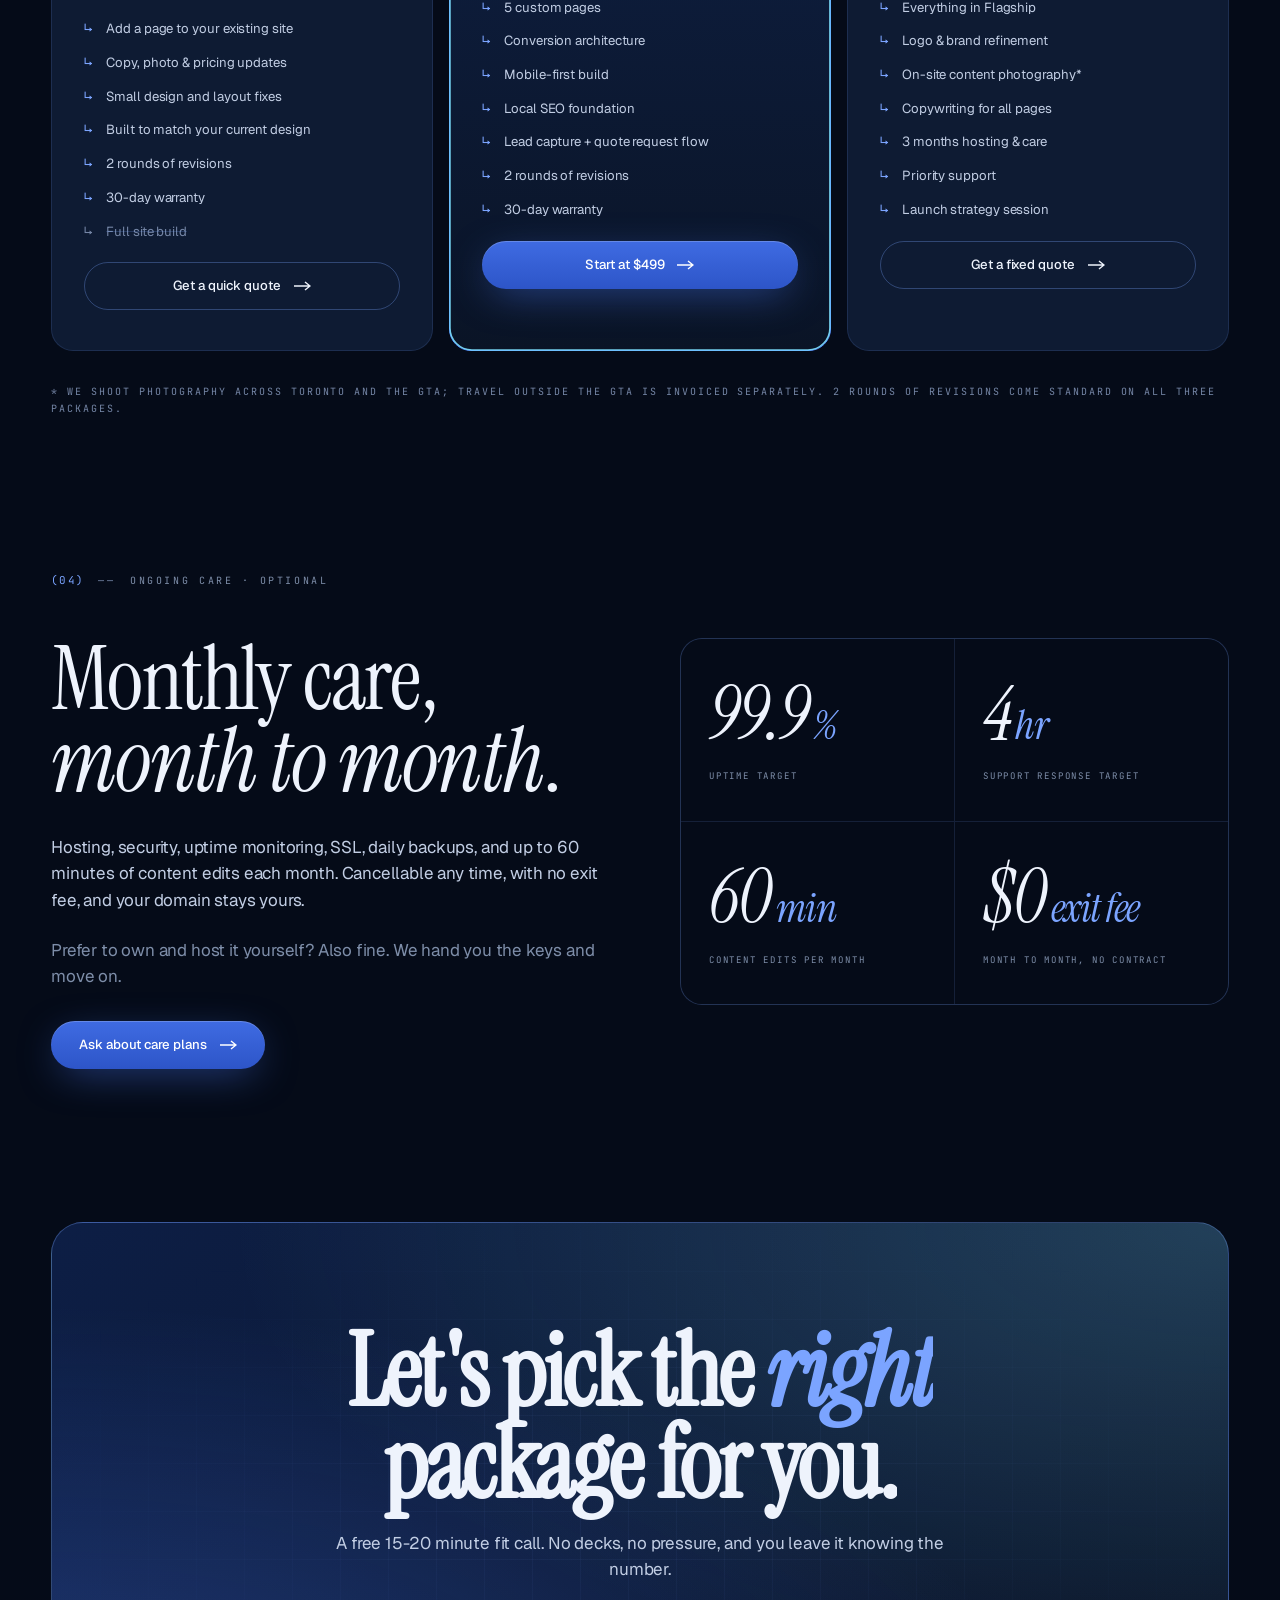
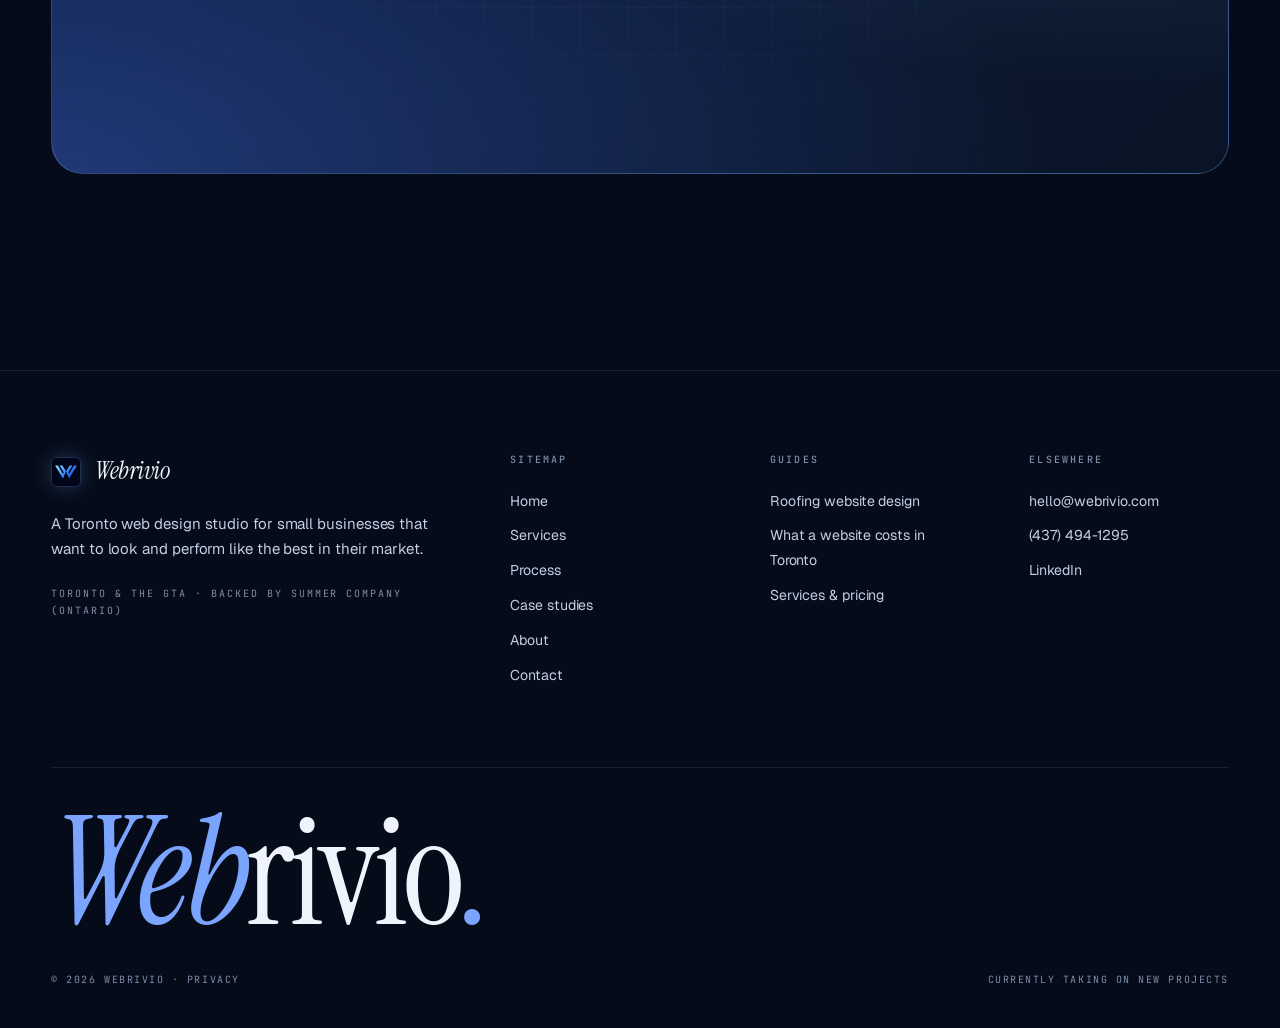
<file: services.html>
<!doctype html>
<html lang="en-CA">
<head>
<meta charset="utf-8" />
<script>document.documentElement.classList.add('js');try{if(sessionStorage.getItem('wv-pt')){sessionStorage.removeItem('wv-pt');document.documentElement.classList.add('pt-enter');}}catch(e){}</script>
<meta name="viewport" content="width=device-width, initial-scale=1, viewport-fit=cover" />
<meta name="theme-color" content="#050B18" />
<meta name="color-scheme" content="dark" />

<title>Web Design Services &amp; Pricing in Toronto | Webrivio</title>
<meta name="description" content="Custom pages, mobile-first builds, local SEO and hosting from $499 CAD. Here is what each piece does and exactly what moves the price." />
<link rel="canonical" href="https://webrivio.com/services" />

<!-- Open Graph -->
<meta property="og:type" content="website" />
<meta property="og:site_name" content="Webrivio" />
<meta property="og:url" content="https://webrivio.com/services" />
<meta property="og:title" content="Web design services &amp; pricing in Toronto, from $499" />
<meta property="og:description" content="Custom pages, mobile-first builds, local SEO and hosting from $499 CAD. Here is what each piece does and exactly what moves the price." />
<meta property="og:image" content="https://webrivio.com/assets/og-image.jpg" />
<meta property="og:image:type" content="image/jpeg" />
<meta property="og:image:width" content="1200" />
<meta property="og:image:height" content="630" />
<meta property="og:image:alt" content="Webrivio, a web design studio in Toronto" />
<meta property="og:locale" content="en_CA" />

<!-- Twitter -->
<meta name="twitter:card" content="summary_large_image" />
<meta name="twitter:title" content="Web design services &amp; pricing in Toronto, from $499" />
<meta name="twitter:description" content="Custom pages, mobile-first builds, local SEO and hosting from $499 CAD. Here is what each piece does and exactly what moves the price." />
<meta name="twitter:image" content="https://webrivio.com/assets/og-image.jpg" />
<meta name="twitter:image:alt" content="Webrivio, a web design studio in Toronto" />

<!-- Icons & manifest -->
<link rel="icon" href="/favicon.ico" sizes="any" />
<link rel="icon" type="image/png" sizes="16x16" href="/assets/favicon-16.png" />
<link rel="icon" type="image/png" sizes="32x32" href="/assets/favicon-32.png" />
<link rel="icon" type="image/png" sizes="48x48" href="/assets/favicon-48.png" />
<link rel="icon" type="image/png" sizes="96x96" href="/assets/icon-96.png" />
<link rel="icon" type="image/png" sizes="192x192" href="/assets/icon-192.png" />
<link rel="apple-touch-icon" sizes="180x180" href="/assets/apple-touch-icon.png" />
<link rel="manifest" href="/site.webmanifest" />

<!-- Fonts + CSS -->
<link rel="preconnect" href="https://fonts.googleapis.com" />
<link rel="preconnect" href="https://fonts.gstatic.com" crossorigin />
<link rel="preload" as="style" href="https://fonts.googleapis.com/css2?family=Instrument+Serif:ital@0;1&family=Geist:wght@300;400;500;600&family=JetBrains+Mono:wght@400;500&display=swap" />
<link rel="stylesheet" href="https://fonts.googleapis.com/css2?family=Instrument+Serif:ital@0;1&family=Geist:wght@300;400;500;600&family=JetBrains+Mono:wght@400;500&display=swap" media="print" onload="this.media='all'" />
<noscript><link rel="stylesheet" href="https://fonts.googleapis.com/css2?family=Instrument+Serif:ital@0;1&family=Geist:wght@300;400;500;600&family=JetBrains+Mono:wght@400;500&display=swap" /></noscript>
<link rel="stylesheet" href="/assets/styles.css" />
<link rel="stylesheet" href="/assets/enhance.css" />
<link rel="stylesheet" href="/assets/work.css" />

<script type="application/ld+json">
{
  "@context": "https://schema.org",
  "@graph": [
    {
      "@type": "BreadcrumbList",
      "@id": "https://webrivio.com/services#breadcrumb",
      "itemListElement": [
        { "@type": "ListItem", "position": 1, "name": "Home", "item": "https://webrivio.com/" },
        { "@type": "ListItem", "position": 2, "name": "Services", "item": "https://webrivio.com/services" }
      ]
    },
    {
      "@type": "WebPage",
      "@id": "https://webrivio.com/services#webpage",
      "url": "https://webrivio.com/services",
      "name": "Web Design Services & Pricing in Toronto",
      "description": "Custom pages, mobile-first builds, local SEO and hosting from $499 CAD. What each piece does and exactly what moves the price.",
      "isPartOf": { "@id": "https://webrivio.com/#website" },
      "about": { "@id": "https://webrivio.com/#organization" },
      "breadcrumb": { "@id": "https://webrivio.com/services#breadcrumb" },
      "mainEntity": { "@id": "https://webrivio.com/services#service" },
      "inLanguage": "en-CA"
    },
    {
      "@type": "Service",
      "@id": "https://webrivio.com/services#service",
      "name": "Web design for Toronto small businesses",
      "serviceType": "Website design and development",
      "description": "Custom web design and development for small businesses in Toronto and the GTA. Websites start at $499 CAD and go live in 48 hours once content and payment are received.",
      "provider": { "@id": "https://webrivio.com/#organization" },
      "areaServed": [
        { "@type": "City", "name": "Toronto" }, { "@type": "City", "name": "North York" },
        { "@type": "City", "name": "Scarborough" }, { "@type": "City", "name": "Etobicoke" },
        { "@type": "City", "name": "Mississauga" }, { "@type": "City", "name": "Brampton" },
        { "@type": "City", "name": "Markham" }, { "@type": "City", "name": "Vaughan" },
        { "@type": "City", "name": "Richmond Hill" }
      ],
      "hasOfferCatalog": {
        "@type": "OfferCatalog",
        "name": "Webrivio service packages",
        "itemListElement": [
          {
            "@type": "Offer",
            "name": "Foundation",
            "description": "Smaller jobs on a site you already have: adding a page, refreshing copy and photos, and small design fixes, built to match your current site. 2 rounds of revisions and a 30-day warranty. Quoted on the job.",
            "url": "https://webrivio.com/contact",
            "availability": "https://schema.org/InStock"
          },
          {
            "@type": "Offer",
            "name": "Flagship",
            "description": "The $499 build: 5 custom pages, conversion architecture, mobile-first build, local SEO foundation, lead capture and quote request flow, 2 rounds of revisions, 30-day warranty.",
            "url": "https://webrivio.com/contact",
            "availability": "https://schema.org/InStock",
            "priceSpecification": {
              "@type": "PriceSpecification",
              "price": 499,
              "minPrice": 499,
              "priceCurrency": "CAD",
              "valueAddedTaxIncluded": false
            }
          },
          {
            "@type": "Offer",
            "name": "Flagship+",
            "description": "Everything in Flagship plus brand refinement, copywriting for all pages, on-site content photography, 3 months of hosting and care, priority support, and a launch strategy session. Quoted on scope.",
            "url": "https://webrivio.com/contact",
            "availability": "https://schema.org/InStock"
          }
        ]
      }
    }
  ]
}
</script>

<!-- Vercel Web Analytics -->
<script defer src="https://cdn.vercel-insights.com/v1/script.js"></script>
</head>
<body data-page="services">

<canvas id="atm-canvas" aria-hidden="true"></canvas>
<div class="atm-grid" aria-hidden="true"></div>

<a class="skip-link" href="#main">Skip to content</a>
<div class="progress" aria-hidden="true"></div>
<div class="cursor" aria-hidden="true"></div>

<nav class="nav" aria-label="Primary">
  <div class="nav-inner">
    <a class="nav-brand" href="/" aria-label="Webrivio home">
      <img class="mark" src="/assets/logo.png" alt="" width="24" height="24" />
      <em>Webrivio</em>
    </a>
    <div class="nav-links">
      <a href="/services">Services</a>
      <a href="/process">Process</a>
      <a href="/case-studies">Work</a>
      <a href="/about">About</a>
      <a href="/contact">Contact</a>
    </div>
    <a class="nav-cta" href="/contact">Start a project <span aria-hidden="true">&rarr;</span></a>
    <button class="nav-toggle" aria-label="Open menu" aria-expanded="false" aria-controls="nav-drawer">
      <span></span><span></span><span></span>
    </button>
  </div>
</nav>
<div class="nav-drawer" id="nav-drawer" role="dialog" aria-modal="true" aria-label="Menu" aria-hidden="true">
  <a href="/services">Services</a>
  <a href="/process">Process</a>
  <a href="/case-studies">Work</a>
  <a href="/about">About</a>
  <a href="/contact">Contact</a>
  <a class="drawer-cta" href="/contact">Start a project</a>
  <span class="drawer-meta"><a href="tel:+14374941295">(437) 494-1295</a> &middot; <a href="mailto:hello@webrivio.com">hello@webrivio.com</a></span>
</div>

<main id="main">

<header class="page-head container" data-atm="1">
  <div class="hero-orb" style="right:-20%; top: 30%; opacity: 0.6;" data-parallax="0.1" aria-hidden="true"></div>
  <span class="eyebrow">Services &amp; pricing · Toronto &amp; the GTA</span>
  <h1 class="reveal-mask"><span>Web design in Toronto,<br/>from <em class="it">$499</em>.</span></h1>
  <p class="lede reveal">We publish the price because too many Toronto small businesses have paid four figures for a template. Here is the whole menu, what each piece does, and exactly what pushes the number up.</p>

  <div class="page-head-meta">
    <div><span class="tiny-mono">Starting price</span><span class="v">$499 CAD</span></div>
    <div><span class="tiny-mono">Live in</span><span class="v">48 hours</span></div>
    <div><span class="tiny-mono">Revisions</span><span class="v">2 rounds</span></div>
    <div><span class="tiny-mono">Warranty</span><span class="v">30 days post-launch</span></div>
  </div>
  <p class="tiny-mono reveal" style="margin-top: 20px; color: var(--mute-2);">The 48-hour clock starts once we have your content and your payment, not before.</p>
</header>


<!-- ============ WORK REEL: real client builds ============ -->
<section class="reel-section" aria-label="Client builds" style="padding: clamp(24px, 4vw, 56px) 0 clamp(8px, 2vw, 24px);">
  <div class="reel reveal">
    <div class="reel-track">
        <div class="reel-item"><picture><source srcset="/assets/work/lawfirm-desk.webp" type="image/webp" /><img src="/assets/work/lawfirm-desk.jpg" alt="A Toronto law firm's website in black and gold" width="1440" height="900" loading="lazy" decoding="async" /></picture></div>
        <div class="reel-item"><picture><source srcset="/assets/work/hypnotist-desk.webp" type="image/webp" /><img src="/assets/work/hypnotist-desk.jpg" alt="A hypnotist's website drawn as a comic book cover" width="1440" height="900" loading="lazy" decoding="async" /></picture></div>
        <div class="reel-item"><picture><source srcset="/assets/work/training-desk.webp" type="image/webp" /><img src="/assets/work/training-desk.jpg" alt="A charity training centre's website in deep green and amber" width="1440" height="900" loading="lazy" decoding="async" /></picture></div>
        <div class="reel-item"><picture><source srcset="/assets/work/homeservices-desk.webp" type="image/webp" /><img src="/assets/work/homeservices-desk.jpg" alt="A Toronto home services company's website with a technician photo" width="1440" height="900" loading="lazy" decoding="async" /></picture></div>
        <div class="reel-item"><picture><source srcset="/assets/work/roofing-v2-desk.webp" type="image/webp" /><img src="/assets/work/roofing-v2-desk.jpg" alt="A Muskoka roofing company's website with a metal roof over a lake" width="1440" height="900" loading="lazy" decoding="async" /></picture></div>
        <div class="reel-item"><picture><source srcset="/assets/work/cleaning-desk.webp" type="image/webp" /><img src="/assets/work/cleaning-desk.jpg" alt="A cleaning company's website in cool light and navy" width="1440" height="900" loading="lazy" decoding="async" /></picture></div>
        <div class="reel-item"><picture><source srcset="/assets/work/salon-v2-desk.webp" type="image/webp" /><img src="/assets/work/salon-v2-desk.jpg" alt="A hair salon's website with a wood-panelled salon photo" width="1440" height="900" loading="lazy" decoding="async" /></picture></div>
        <div class="reel-item"><picture><source srcset="/assets/work/foodbank-desk.webp" type="image/webp" /><img src="/assets/work/foodbank-desk.jpg" alt="A community food bank's website leading with its opening hours" width="1440" height="900" loading="lazy" decoding="async" /></picture></div>
      <div class="reel-set" aria-hidden="true" style="display:contents">
        <div class="reel-item"><picture><source srcset="/assets/work/lawfirm-desk.webp" type="image/webp" /><img src="/assets/work/lawfirm-desk.jpg" alt="A Toronto law firm's website in black and gold" width="1440" height="900" loading="lazy" decoding="async" /></picture></div>
        <div class="reel-item"><picture><source srcset="/assets/work/hypnotist-desk.webp" type="image/webp" /><img src="/assets/work/hypnotist-desk.jpg" alt="A hypnotist's website drawn as a comic book cover" width="1440" height="900" loading="lazy" decoding="async" /></picture></div>
        <div class="reel-item"><picture><source srcset="/assets/work/training-desk.webp" type="image/webp" /><img src="/assets/work/training-desk.jpg" alt="A charity training centre's website in deep green and amber" width="1440" height="900" loading="lazy" decoding="async" /></picture></div>
        <div class="reel-item"><picture><source srcset="/assets/work/homeservices-desk.webp" type="image/webp" /><img src="/assets/work/homeservices-desk.jpg" alt="A Toronto home services company's website with a technician photo" width="1440" height="900" loading="lazy" decoding="async" /></picture></div>
        <div class="reel-item"><picture><source srcset="/assets/work/roofing-v2-desk.webp" type="image/webp" /><img src="/assets/work/roofing-v2-desk.jpg" alt="A Muskoka roofing company's website with a metal roof over a lake" width="1440" height="900" loading="lazy" decoding="async" /></picture></div>
        <div class="reel-item"><picture><source srcset="/assets/work/cleaning-desk.webp" type="image/webp" /><img src="/assets/work/cleaning-desk.jpg" alt="A cleaning company's website in cool light and navy" width="1440" height="900" loading="lazy" decoding="async" /></picture></div>
        <div class="reel-item"><picture><source srcset="/assets/work/salon-v2-desk.webp" type="image/webp" /><img src="/assets/work/salon-v2-desk.jpg" alt="A hair salon's website with a wood-panelled salon photo" width="1440" height="900" loading="lazy" decoding="async" /></picture></div>
        <div class="reel-item"><picture><source srcset="/assets/work/foodbank-desk.webp" type="image/webp" /><img src="/assets/work/foodbank-desk.jpg" alt="A community food bank's website leading with its opening hours" width="1440" height="900" loading="lazy" decoding="async" /></picture></div>
      </div>
    </div>
  </div>
  <div class="container reel-cap reveal">
    <span class="tiny-mono">Client builds · hover to pause</span>
    <a href="/case-studies">See every build up close <span aria-hidden="true">&rarr;</span></a>
  </div>
</section>

<section class="section-pad" style="padding-top: 40px;" data-atm="0.25" aria-labelledby="offer-title">
  <div class="container">
    <div class="section-label">
      <span class="num">(01)</span>
      <span class="kind">What we offer</span>
    </div>

    <h2 class="display reveal" id="offer-title" style="max-width: 20ch; margin-bottom: 48px;">
      Five pieces. <span class="it">Take what you need.</span>
    </h2>

    <div class="service-row reveal">
      <div class="svc-col">
        <span class="num">01</span>
        <span class="svc-schematic" aria-hidden="true"><svg viewBox="0 0 96 96" fill="none">
          <rect pathLength="1" x="14" y="18" width="50" height="60" rx="3" stroke="currentColor" stroke-width="1.6"/>
          <path pathLength="1" d="M24 34h22M24 44h30M24 54h16" stroke="currentColor" stroke-width="1.6" stroke-linecap="round"/>
          <path pathLength="1" d="M64 48 78 34l6 6-14 14-8 2 2-8Z" stroke="currentColor" stroke-width="1.6" stroke-linejoin="round"/>
        </svg></span>
      </div>
      <div><h3>Custom <span class="it">website design</span></h3></div>
      <div class="content">
        <p>Most small-business sites in this city are stitched together from the same twenty templates, and you can tell. We start from a blank canvas, a clear read of your corner of the Toronto market, and a design system built for your business, so the finished site looks like it belongs to you and not to a theme directory.</p>
        <div class="incl">
          <div>Bespoke layout &amp; visual system</div>
          <div>Figma design files delivered</div>
          <div>Typography &amp; colour system</div>
          <div>Iconography &amp; illustration</div>
          <div>Copywriting available</div>
          <div>CMS or static build</div>
        </div>
      </div>
    </div>

    <div class="service-row reveal">
      <div class="svc-col">
        <span class="num">02</span>
        <span class="svc-schematic" aria-hidden="true"><svg viewBox="0 0 96 96" fill="none">
          <path pathLength="1" d="M26 20h44L56 37v11l-16 7V37L26 20Z" stroke="currentColor" stroke-width="1.6" stroke-linejoin="round"/>
          <rect pathLength="1" x="30" y="62" width="36" height="20" rx="3" stroke="currentColor" stroke-width="1.6"/>
          <path pathLength="1" d="M48 55v7M38 72h20" stroke="currentColor" stroke-width="1.6" stroke-linecap="round"/>
        </svg></span>
      </div>
      <div><h3><span class="it">Conversion</span> architecture</h3></div>
      <div class="content">
        <p>A website is a sequence of decisions. We map the visitor's path from first scroll to filled-out form, and we stack clarity, proof and momentum along it, so that by the time they reach the button, calling you is the obvious next move.</p>
        <div class="incl">
          <div>Information architecture</div>
          <div>Messaging hierarchy</div>
          <div>Trust &amp; proof design</div>
          <div>Lead capture forms</div>
          <div>Booking &amp; quote flows</div>
          <div>Post-launch experiments</div>
        </div>
      </div>
    </div>

    <div class="service-row reveal">
      <div class="svc-col">
        <span class="num">03</span>
        <span class="svc-schematic" aria-hidden="true"><svg viewBox="0 0 96 96" fill="none">
          <rect pathLength="1" x="33" y="14" width="30" height="60" rx="6" stroke="currentColor" stroke-width="1.6"/>
          <path pathLength="1" d="M44 20h8" stroke="currentColor" stroke-width="1.6" stroke-linecap="round"/>
          <path pathLength="1" d="M37 52a17 17 0 0 0 22 0" stroke="currentColor" stroke-width="1.6" stroke-linecap="round"/>
          <circle pathLength="1" cx="48" cy="64" r="3" stroke="currentColor" stroke-width="1.6"/>
        </svg></span>
      </div>
      <div><h3>Mobile-first <span class="it">build</span></h3></div>
      <div class="content">
        <p>On a rooftop in Scarborough. In a waiting room in North York. On the Yonge line with one bar of signal. That is where your website is actually being read. We build for the phone first, because pretending desktop still leads costs you calls.</p>
        <div class="incl">
          <div>Mobile-first layouts</div>
          <div>Thumb-zone CTAs</div>
          <div>Fast LCP &amp; INP targets</div>
          <div>Responsive down to 320px</div>
          <div>Touch-optimized forms</div>
          <div>Tap-to-call integrations</div>
        </div>
      </div>
    </div>

    <div class="service-row reveal">
      <div class="svc-col">
        <span class="num">04</span>
        <span class="svc-schematic" aria-hidden="true"><svg viewBox="0 0 96 96" fill="none">
          <path pathLength="1" d="M48 16c8 0 12 6 12 13 0 9-12 21-12 21S36 38 36 29c0-7 4-13 12-13Z" stroke="currentColor" stroke-width="1.6" stroke-linejoin="round"/>
          <circle pathLength="1" cx="48" cy="29" r="4" stroke="currentColor" stroke-width="1.6"/>
          <path pathLength="1" d="M28 66h40M28 74h26" stroke="currentColor" stroke-width="1.6" stroke-linecap="round"/>
        </svg></span>
      </div>
      <div><h3>Local <span class="it">SEO</span> foundation</h3></div>
      <div class="content">
        <p>We're not an SEO agency. We build sites Google can actually read: clean semantic HTML, LocalBusiness and service-area markup that names the GTA suburbs you work in, fast Core Web Vitals, and a sitemap organized like a decent library rather than a junk drawer.</p>
        <div class="incl">
          <div>Semantic HTML structure</div>
          <div>LocalBusiness schema</div>
          <div>Service-area markup (GTA)</div>
          <div>Core Web Vitals targets</div>
          <div>Open Graph + Twitter cards</div>
          <div>XML sitemap &amp; robots.txt</div>
        </div>
      </div>
    </div>

    <div class="service-row reveal">
      <div class="svc-col">
        <span class="num">05</span>
        <span class="svc-schematic" aria-hidden="true"><svg viewBox="0 0 96 96" fill="none">
          <path pathLength="1" d="M48 16 70 24v16c0 16-11 26-22 32-11-6-22-16-22-32V24l22-8Z" stroke="currentColor" stroke-width="1.6" stroke-linejoin="round"/>
          <path pathLength="1" d="M34 47h8l4-9 6 15 4-6h6" stroke="currentColor" stroke-width="1.6" stroke-linecap="round" stroke-linejoin="round"/>
        </svg></span>
      </div>
      <div><h3>Hosting <span class="it">&amp; care</span></h3></div>
      <div class="content">
        <p>Optional, month-to-month, cancellable whenever you like. Managed hosting, SSL, security monitoring, daily backups, monthly content edits, and a human who answers. If you'd rather host it yourself, we hand you the keys and walk away. No hostage-taking.</p>
        <div class="incl">
          <div>Fast global hosting</div>
          <div>SSL &amp; security</div>
          <div>Daily backups</div>
          <div>Monthly content edits</div>
          <div>Priority support</div>
          <div>Analytics dashboard</div>
        </div>
      </div>
    </div>
  </div>
</section>

<section class="section-pad tight" data-atm="0.5" aria-labelledby="pricing-title">
  <div class="container">
    <div class="section-label">
      <span class="num">(02)</span>
      <span class="kind">Pricing: published, not quoted in a back room</span>
    </div>

    <h2 class="display reveal" id="pricing-title" style="max-width: 24ch; margin-bottom: 40px;">
      Web design pricing for <span class="it">Toronto</span> small businesses.
    </h2>

    <div class="reveal" style="border-top: 1px solid var(--border); border-bottom: 1px solid var(--border); padding: 48px 0; margin-bottom: 56px;">
      <span class="tiny-mono" style="color: var(--accent-glow);">Starting price · CAD</span>
      <div class="pkg-price" style="font-size: clamp(64px, 11vw, 148px); margin-top: 14px;">
        Websites from $499<span class="s">CAD</span>
      </div>
      <p class="lede" style="margin-top: 28px; max-width: 60ch;">
        Not a teaser rate. $499 buys a real, custom-built site: designed for your business, coded by hand, live in 48 hours once your content and payment are in. One number, agreed before we start, and it doesn't move unless you ask for more.
      </p>
    </div>

    <h3 style="font-family: var(--serif); font-size: clamp(28px, 3.2vw, 44px); font-style: italic; margin-bottom: 36px;">What moves the price</h3>

    <div class="bullet-list">
      <div class="bullet reveal">
        <span class="bullet-num">01</span>
        <div>
          <h4>How many pages</h4>
          <p>$499 covers a focused build: the handful of pages a small business needs to get found and get called. A deep services section, a page per GTA suburb you serve, or a blog all add real design and build work, so they add to the quote.</p>
        </div>
      </div>
      <div class="bullet reveal">
        <span class="bullet-num">02</span>
        <div>
          <h4>Who writes the words</h4>
          <p>Hand us finished copy and you pay less. Ask us to write it all, headlines to service descriptions, and that's a writer's hours on top of a designer's. We'd rather charge for it honestly than hide it in the base price.</p>
        </div>
      </div>
      <div class="bullet reveal">
        <span class="bullet-num">03</span>
        <div>
          <h4>Where the images come from</h4>
          <p>Your own photos cost nothing. Licensed stock costs a little. A photographer on your job site in Toronto costs what a photographer costs, and it's usually the single biggest upgrade a trades or hospitality site can make.</p>
        </div>
      </div>
      <div class="bullet reveal">
        <span class="bullet-num">04</span>
        <div>
          <h4>What it has to plug into</h4>
          <p>A checkout, a live booking calendar, a payment processor, a CRM handoff, a members' area. Each one is a system to build, wire up and test, not a checkbox, and each one is priced as its own line you can see.</p>
        </div>
      </div>
      <div class="bullet reveal">
        <span class="bullet-num">05</span>
        <div>
          <h4>Whether we look after it afterwards</h4>
          <p>Care is optional and month-to-month: hosting, SSL, backups, monitoring, and content edits. Skip it and we hand over the files and the domain. There is no penalty for walking away, because it was never our website.</p>
        </div>
      </div>
    </div>

    <p class="lede reveal" style="margin-top: 48px; max-width: 58ch; color: var(--ink-soft);">
      No retainer you didn't ask for. No platform fee. No line item we can't explain back to you in one sentence. If you want the whole market laid out first, read <a href="/website-cost-toronto" style="color: var(--accent-glow);">what a website actually costs in Toronto</a>.
    </p>
  </div>
</section>

<section class="section-pad tight" data-atm="0.35" aria-labelledby="packages-title">
  <div class="container">
    <div class="section-label">
      <span class="num">(03)</span>
      <span class="kind">Packages</span>
    </div>

    <h2 class="display reveal" id="packages-title" style="max-width: 22ch; margin-bottom: 24px;">
      Three ways to <span class="it">start</span>.
    </h2>
    <p class="lede reveal" style="max-width: 56ch; margin-bottom: 48px; color: var(--mute);">
      Flagship is the $499 build, the full five-page site most businesses come for. Foundation is for smaller jobs on a site you already have, and Flagship+ goes further; both are quoted on the scope you actually need, using the list above, before we start.
    </p>

    <div class="pkg-grid">
      <div class="pkg reveal">
        <span class="tiny-mono" style="color: var(--accent-glow);">For existing sites</span>
        <h3 class="pkg-name"><em>Foundation</em></h3>
        <div class="pkg-price">Quoted<span class="s">on the job</span></div>
        <p style="color: var(--mute); font-size: 14px;">For a site you already have: a new page added, a stale one refreshed, small fixes done properly. Need a full site? That's Flagship.</p>
        <ul class="pkg-list">
          <li>Add a page to your existing site</li>
          <li>Copy, photo &amp; pricing updates</li>
          <li>Small design and layout fixes</li>
          <li>Built to match your current design</li>
          <li>2 rounds of revisions</li>
          <li>30-day warranty</li>
          <li class="muted">Full site build</li>
        </ul>
        <a class="btn btn-ghost" href="/contact">
          <span>Get a quick quote</span>
          <svg class="arrow" viewBox="0 0 18 10" fill="none" aria-hidden="true"><path d="M1 5h16m-5-4 5 4-5 4" stroke="currentColor" stroke-width="1.4"/></svg>
        </a>
      </div>

      <div class="pkg feature reveal">
        <svg class="pkg-outline" preserveAspectRatio="none" aria-hidden="true"><rect x="0" y="0" width="100%" height="100%" rx="22" ry="22" pathLength="1"/></svg>
        <span class="tiny-mono" style="color: var(--cyan);">The $499 build</span>
        <h3 class="pkg-name"><em>Flagship</em></h3>
        <div class="pkg-price">$499<span class="s">CAD</span></div>
        <p style="color: var(--ink-soft); font-size: 14px;">A full five-page site built to convert, not just to look good in a screenshot.</p>
        <ul class="pkg-list">
          <li>5 custom pages</li>
          <li>Conversion architecture</li>
          <li>Mobile-first build</li>
          <li>Local SEO foundation</li>
          <li>Lead capture + quote request flow</li>
          <li>2 rounds of revisions</li>
          <li>30-day warranty</li>
        </ul>
        <a class="btn btn-primary" href="/contact">
          <span>Start at $499</span>
          <svg class="arrow" viewBox="0 0 18 10" fill="none" aria-hidden="true"><path d="M1 5h16m-5-4 5 4-5 4" stroke="currentColor" stroke-width="1.4"/></svg>
        </a>
      </div>

      <div class="pkg reveal">
        <span class="tiny-mono" style="color: var(--accent-glow);">Full service</span>
        <h3 class="pkg-name"><em>Flagship+</em></h3>
        <div class="pkg-price">Quoted<span class="s">on scope</span></div>
        <p style="color: var(--mute); font-size: 14px;">Flagship plus brand polish, real photography, and three months of care included.</p>
        <ul class="pkg-list">
          <li>Everything in Flagship</li>
          <li>Logo &amp; brand refinement</li>
          <li>On-site content photography*</li>
          <li>Copywriting for all pages</li>
          <li>3 months hosting &amp; care</li>
          <li>Priority support</li>
          <li>Launch strategy session</li>
        </ul>
        <a class="btn btn-ghost" href="/contact">
          <span>Get a fixed quote</span>
          <svg class="arrow" viewBox="0 0 18 10" fill="none" aria-hidden="true"><path d="M1 5h16m-5-4 5 4-5 4" stroke="currentColor" stroke-width="1.4"/></svg>
        </a>
      </div>
    </div>

    <p class="tiny-mono reveal" style="margin-top: 32px; color: var(--mute-2);">
      * We shoot photography across Toronto and the GTA; travel outside the GTA is invoiced separately. 2 rounds of revisions come standard on all three packages.
    </p>
  </div>
</section>

<section class="section-pad tight" data-atm="0.2" aria-labelledby="care-title">
  <div class="container">
    <div class="section-label">
      <span class="num">(04)</span>
      <span class="kind">Ongoing care · optional</span>
    </div>

    <div class="why-wrap">
      <div>
        <h2 class="display reveal" id="care-title" style="margin-bottom: 32px;">
          Monthly care,<br/><span class="it">month to month</span>.
        </h2>
        <p class="lede reveal" style="margin-bottom: 24px;">
          Hosting, security, uptime monitoring, SSL, daily backups, and up to 60 minutes of content edits each month. Cancellable any time, with no exit fee, and your domain stays yours.
        </p>
        <p class="lede reveal" style="color: var(--mute); margin-bottom: 32px;">
          Prefer to own and host it yourself? Also fine. We hand you the keys and move on.
        </p>
        <a class="btn btn-primary reveal" href="/contact">
          <span>Ask about care plans</span>
          <svg class="arrow" viewBox="0 0 18 10" fill="none" aria-hidden="true"><path d="M1 5h16m-5-4 5 4-5 4" stroke="currentColor" stroke-width="1.4"/></svg>
        </a>
      </div>

      <div class="stats-grid reveal">
        <div class="stat-cell">
          <span class="big"><span data-count-to="99.9" data-count-dec="1" data-count-dur="1600">99.9</span><span class="sub">%</span></span>
          <span class="label">Uptime target</span>
        </div>
        <div class="stat-cell">
          <span class="big"><span data-count-to="4" data-count-dur="1400">4</span><span class="sub">hr</span></span>
          <span class="label">Support response target</span>
        </div>
        <div class="stat-cell">
          <span class="big"><span data-count-to="60" data-count-dur="1600">60</span><span class="sub">min</span></span>
          <span class="label">Content edits per month</span>
        </div>
        <div class="stat-cell">
          <span class="big">$0<span class="sub">exit fee</span></span>
          <span class="label">Month to month, no contract</span>
        </div>
      </div>
    </div>
  </div>
</section>

<section class="section-pad tight" data-atm="0.6" aria-labelledby="pkg-cta">
  <div class="container">
    <div class="cta-block">
      <h2 id="pkg-cta">
        <span class="reveal-mask"><span>Let's pick the <em class="it">right</em></span></span><br/>
        <span class="reveal-mask"><span>package for you.</span></span>
      </h2>
      <p class="lede reveal">A free 15-20 minute fit call. No decks, no pressure, and you leave it knowing the number.</p>
      <div class="cta-actions reveal">
        <a class="btn btn-primary" href="/contact">
          <span>Start a project</span>
          <svg class="arrow" viewBox="0 0 18 10" fill="none" aria-hidden="true"><path d="M1 5h16m-5-4 5 4-5 4" stroke="currentColor" stroke-width="1.4"/></svg>
        </a>
        <a class="btn btn-ghost" href="tel:+14374941295">
          <span>(437) 494-1295</span>
        </a>
      </div>
    </div>
  </div>
</section>

</main>

<footer role="contentinfo">
  <div class="container">
    <div class="foot-grid">
      <div>
        <div class="foot-brand-row">
          <img class="mark" src="/assets/logo.png" alt="Webrivio" width="30" height="30" />
          <span class="wordmark"><em>Webrivio</em></span>
        </div>
        <p style="color: var(--ink-soft); max-width: 38ch;">
          A Toronto web design studio for small businesses that want to look and perform like the best in their market.
        </p>
        <p class="tiny-mono" style="margin-top: 24px;">Toronto &amp; the GTA · Backed by Summer Company (Ontario)</p>
      </div>
      <div>
        <h2>Sitemap</h2>
        <ul>
          <li><a href="/">Home</a></li>
          <li><a href="/services">Services</a></li>
          <li><a href="/process">Process</a></li>
          <li><a href="/case-studies">Case studies</a></li>
          <li><a href="/about">About</a></li>
          <li><a href="/contact">Contact</a></li>
        </ul>
      </div>
      <div>
        <h2>Guides</h2>
        <ul>
          <li><a href="/roofing-website-design-toronto">Roofing website design</a></li>
          <li><a href="/website-cost-toronto">What a website costs in Toronto</a></li>
          <li><a href="/services">Services &amp; pricing</a></li>
        </ul>
      </div>
      <div>
        <h2>Elsewhere</h2>
        <ul>
          <li><a href="mailto:hello@webrivio.com">hello@webrivio.com</a></li>
          <li><a href="tel:+14374941295">(437) 494-1295</a></li>
          <li><a href="https://www.linkedin.com/company/webrivio/" rel="noopener">LinkedIn</a></li>
        </ul>
      </div>
    </div>
    <div class="foot-big reveal" aria-hidden="true"><em class="it">Web</em>rivio<span style="color: var(--accent-glow);">.</span></div>
    <div class="foot-bottom">
      <span>&copy; <span id="y2">2026</span> Webrivio · <a href="/privacy">Privacy</a></span>
      <span><a href="/contact">Currently taking on new projects</a></span>
    </div>
  </div>
</footer>

<div class="mobile-cta" aria-hidden="false">
  <a class="m-call" href="tel:+14374941295" aria-label="Call Webrivio">
    <svg viewBox="0 0 24 24" fill="none" aria-hidden="true"><path d="M22 16.9v3a2 2 0 0 1-2.2 2 19.8 19.8 0 0 1-8.6-3 19.5 19.5 0 0 1-6-6 19.8 19.8 0 0 1-3-8.6A2 2 0 0 1 4.1 2h3a2 2 0 0 1 2 1.7c.1 1 .4 1.9.7 2.8a2 2 0 0 1-.5 2.1L8.1 9.9a16 16 0 0 0 6 6l1.3-1.3a2 2 0 0 1 2.1-.4c.9.3 1.8.6 2.8.7a2 2 0 0 1 1.7 2Z" stroke="currentColor" stroke-width="1.7" stroke-linejoin="round"/></svg>
  </a>
  <a class="m-start" href="/contact">Start a project</a>
</div>

<script>document.getElementById('y2').textContent=new Date().getFullYear();</script>
<script src="/assets/app.js" defer></script>
<script src="/assets/atmosphere.js" defer></script>
<script src="/assets/enhance.js" defer></script>
<!-- Vercel Speed Insights (static site) -->
<script>window.si=window.si||function(){(window.siq=window.siq||[]).push(arguments);};</script>
<script defer src="https://cdn.vercel-insights.com/v1/speed-insights/script.js"></script>
</body>
</html>
</file>
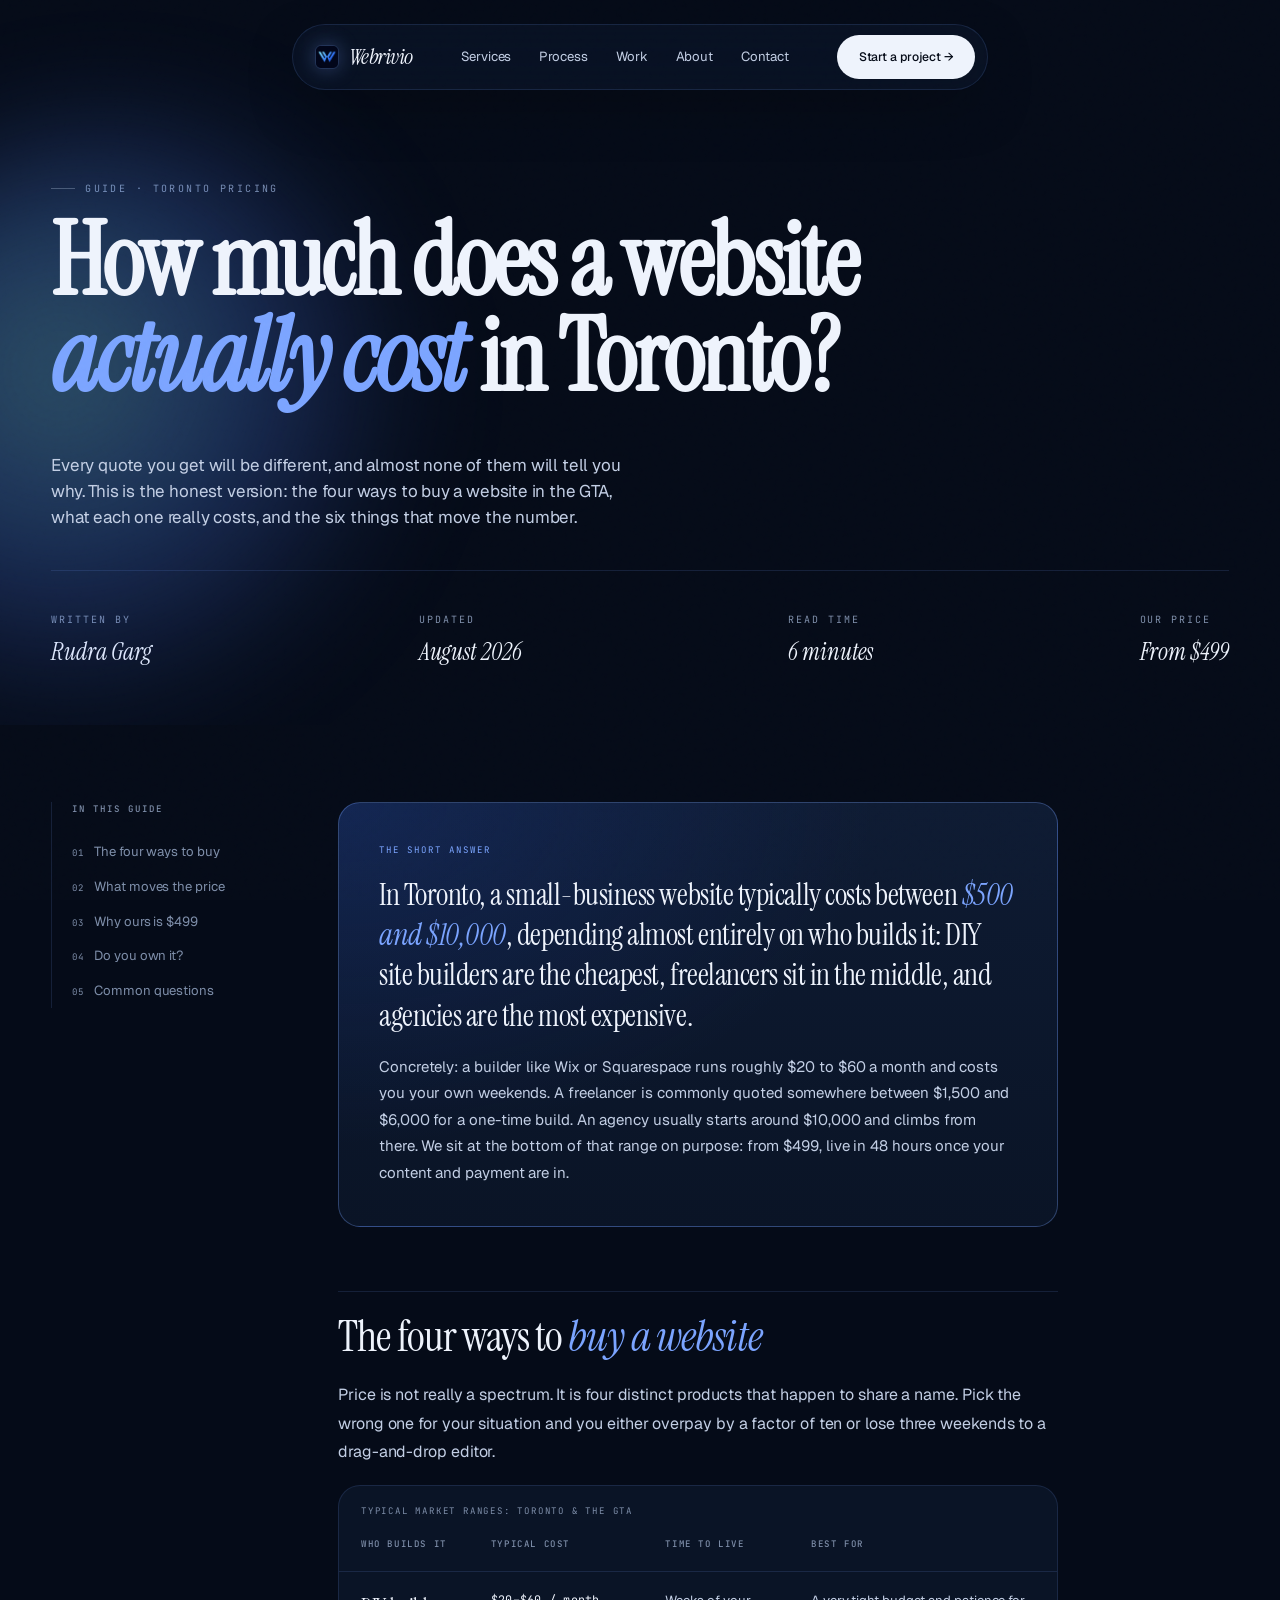
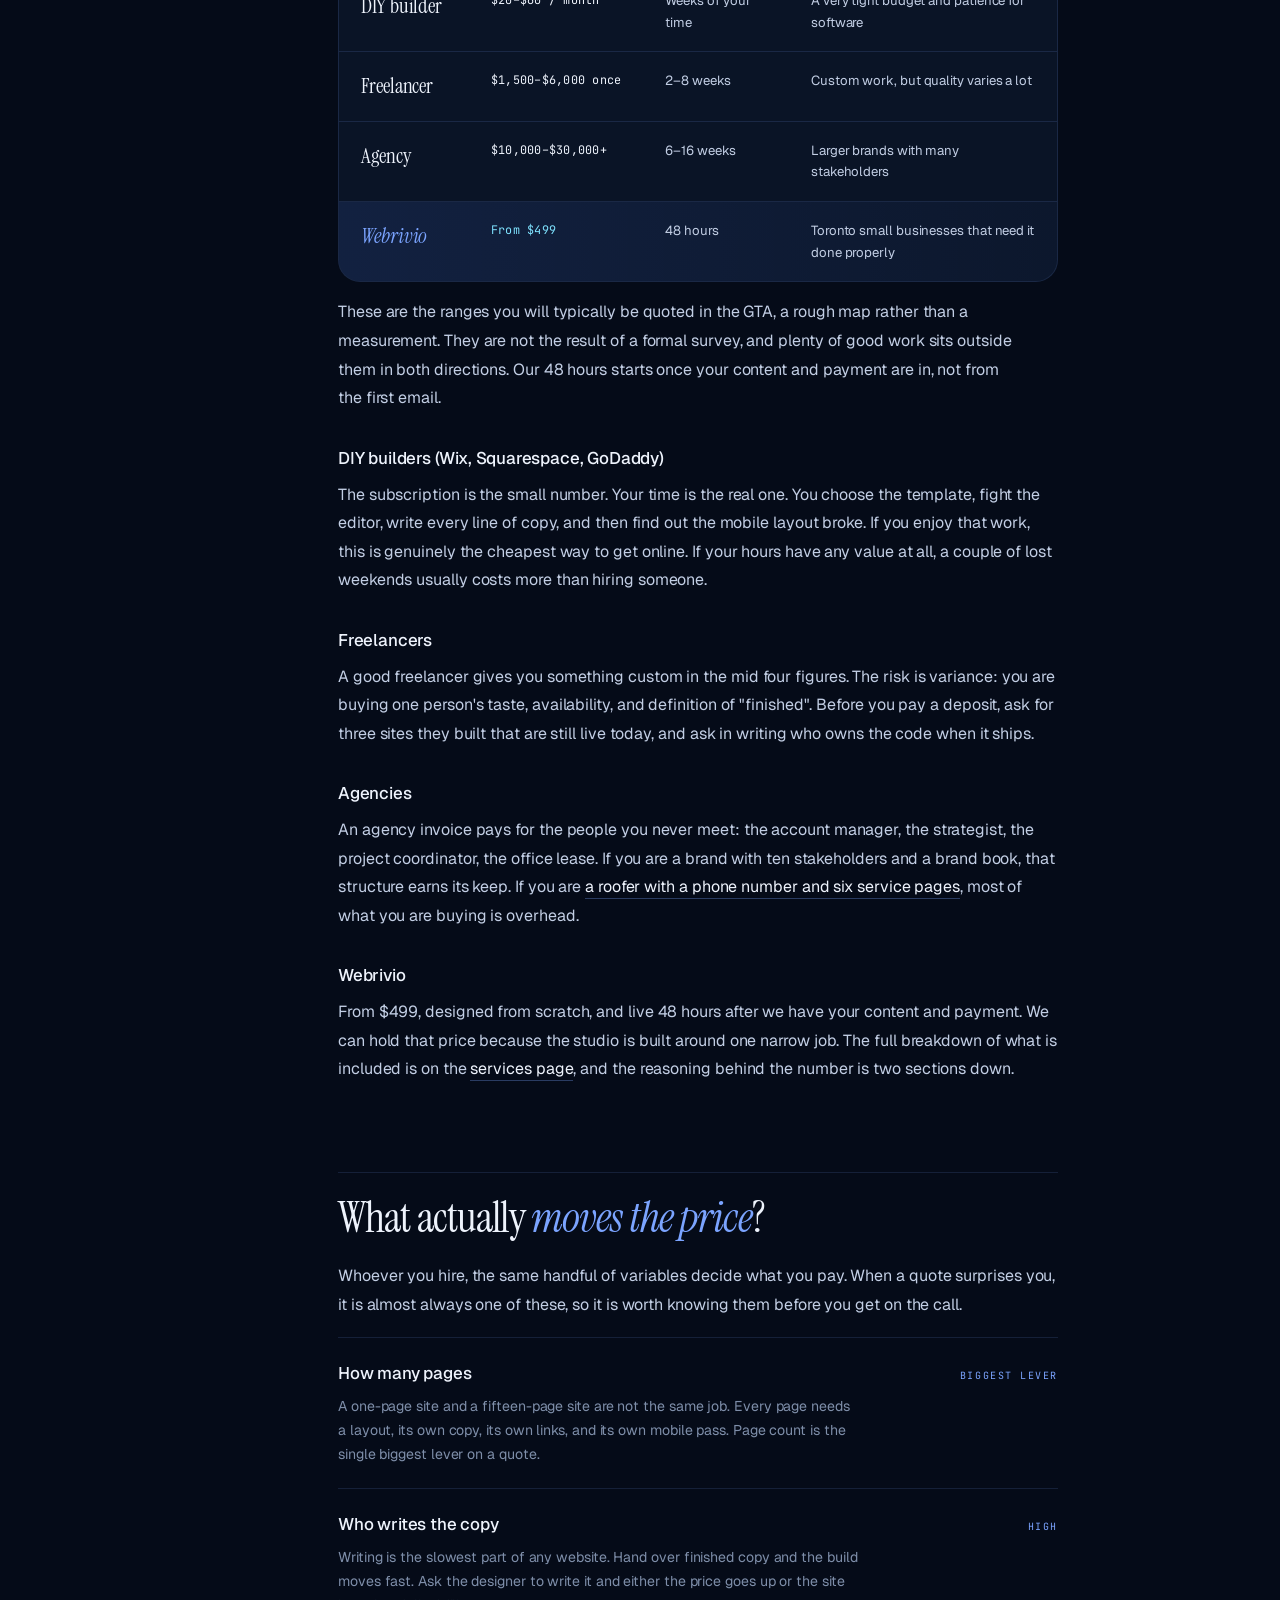
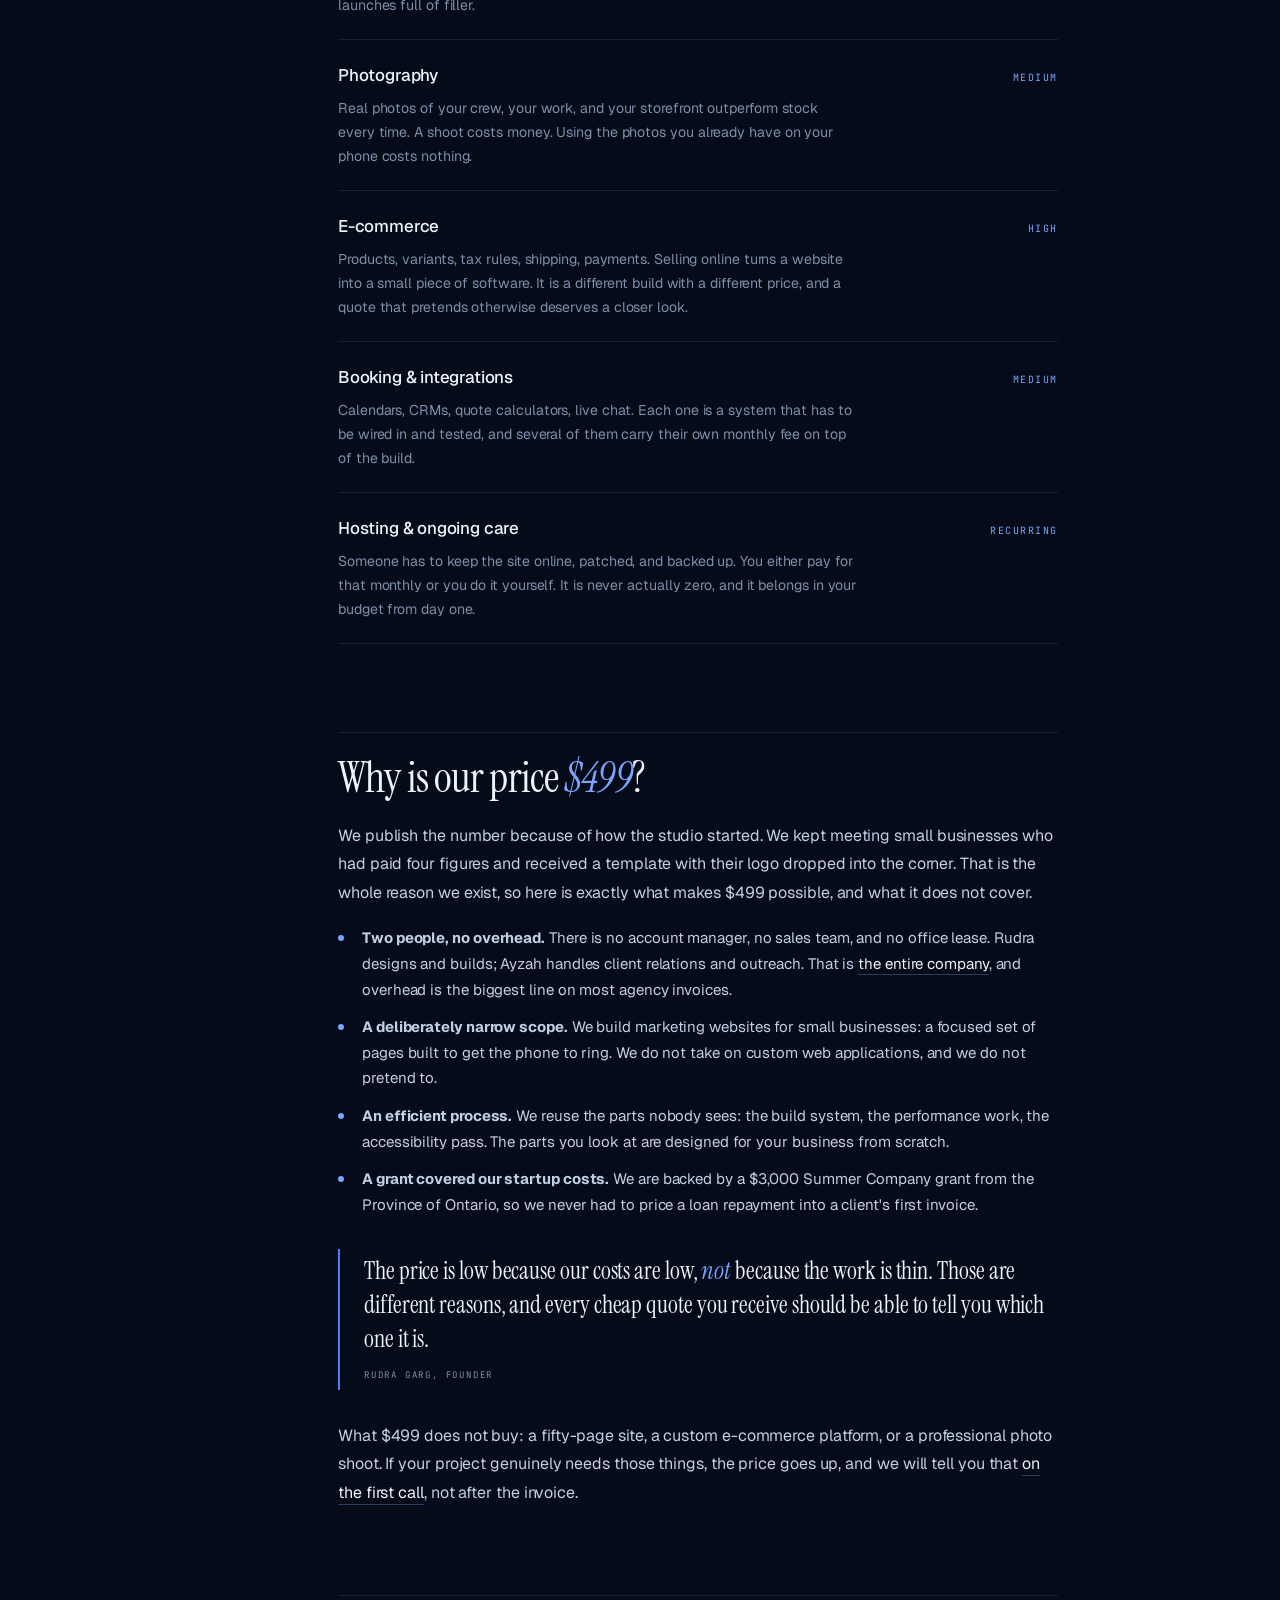
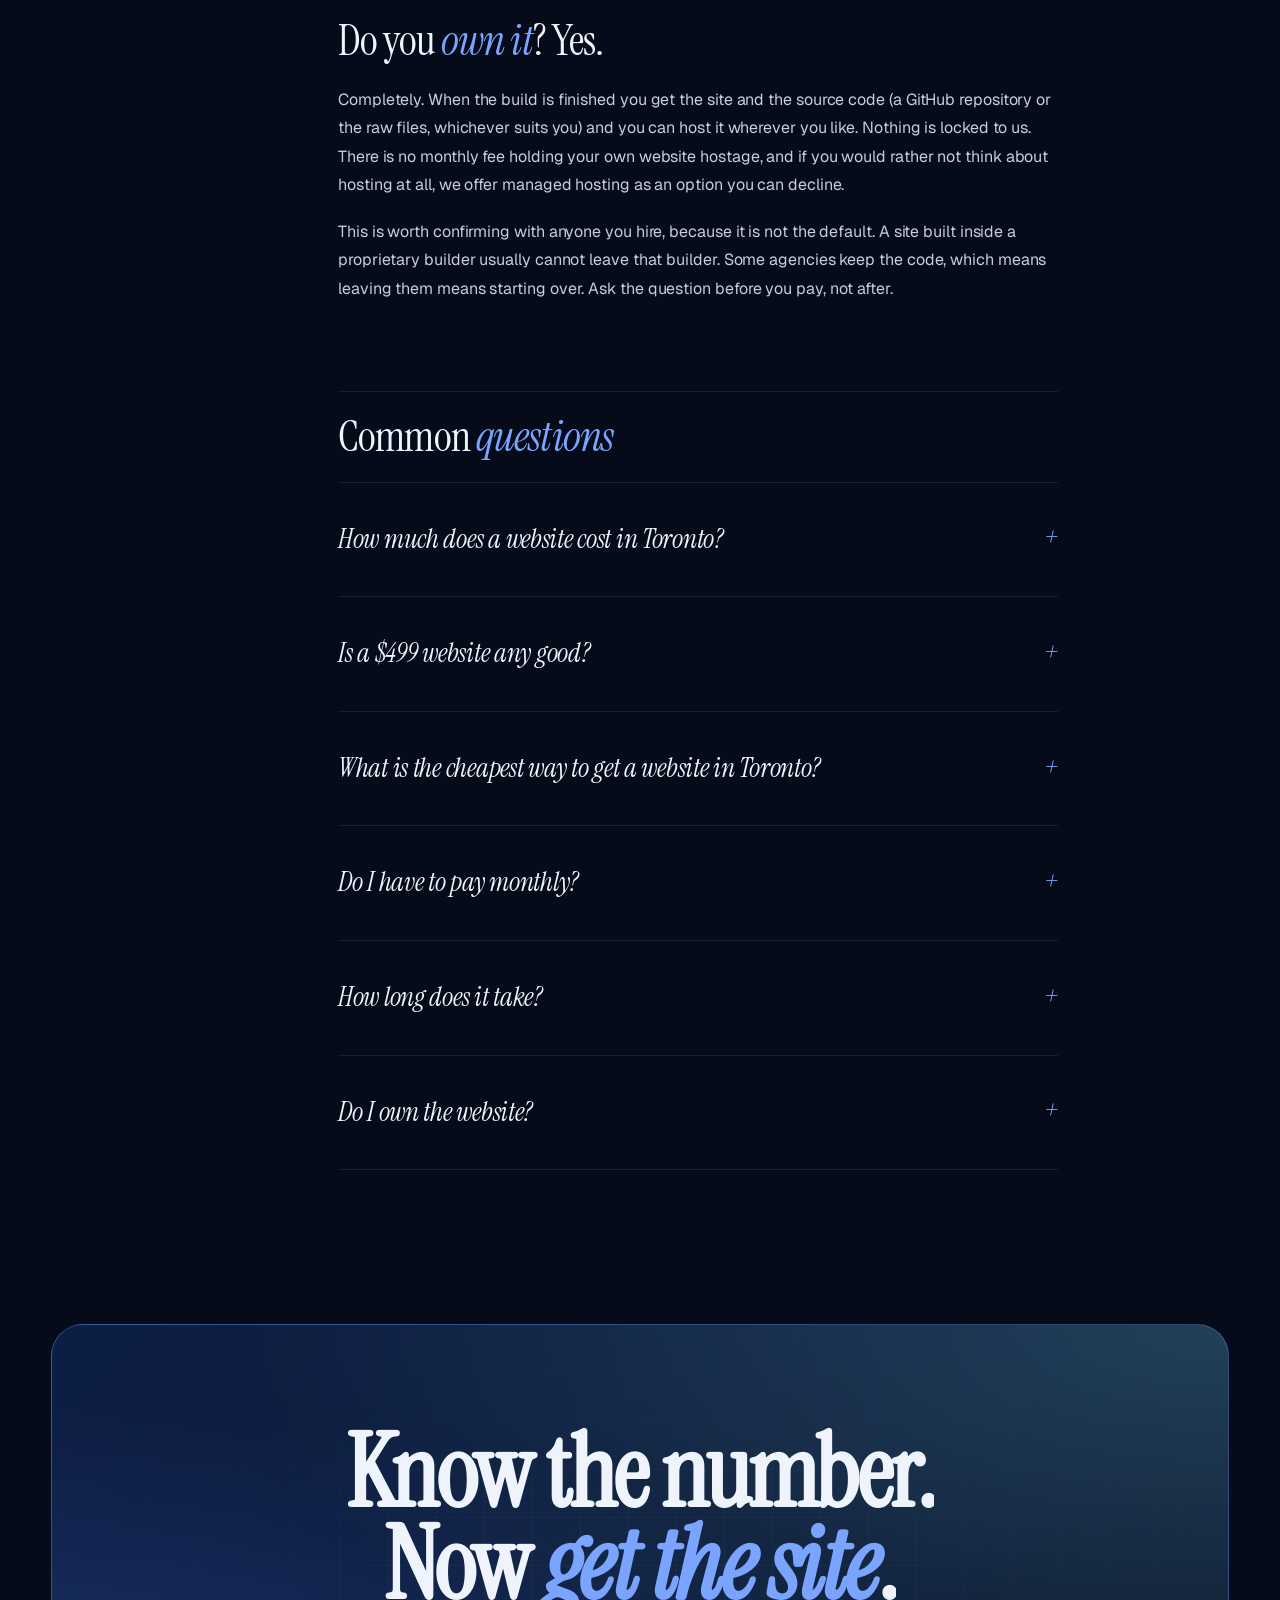
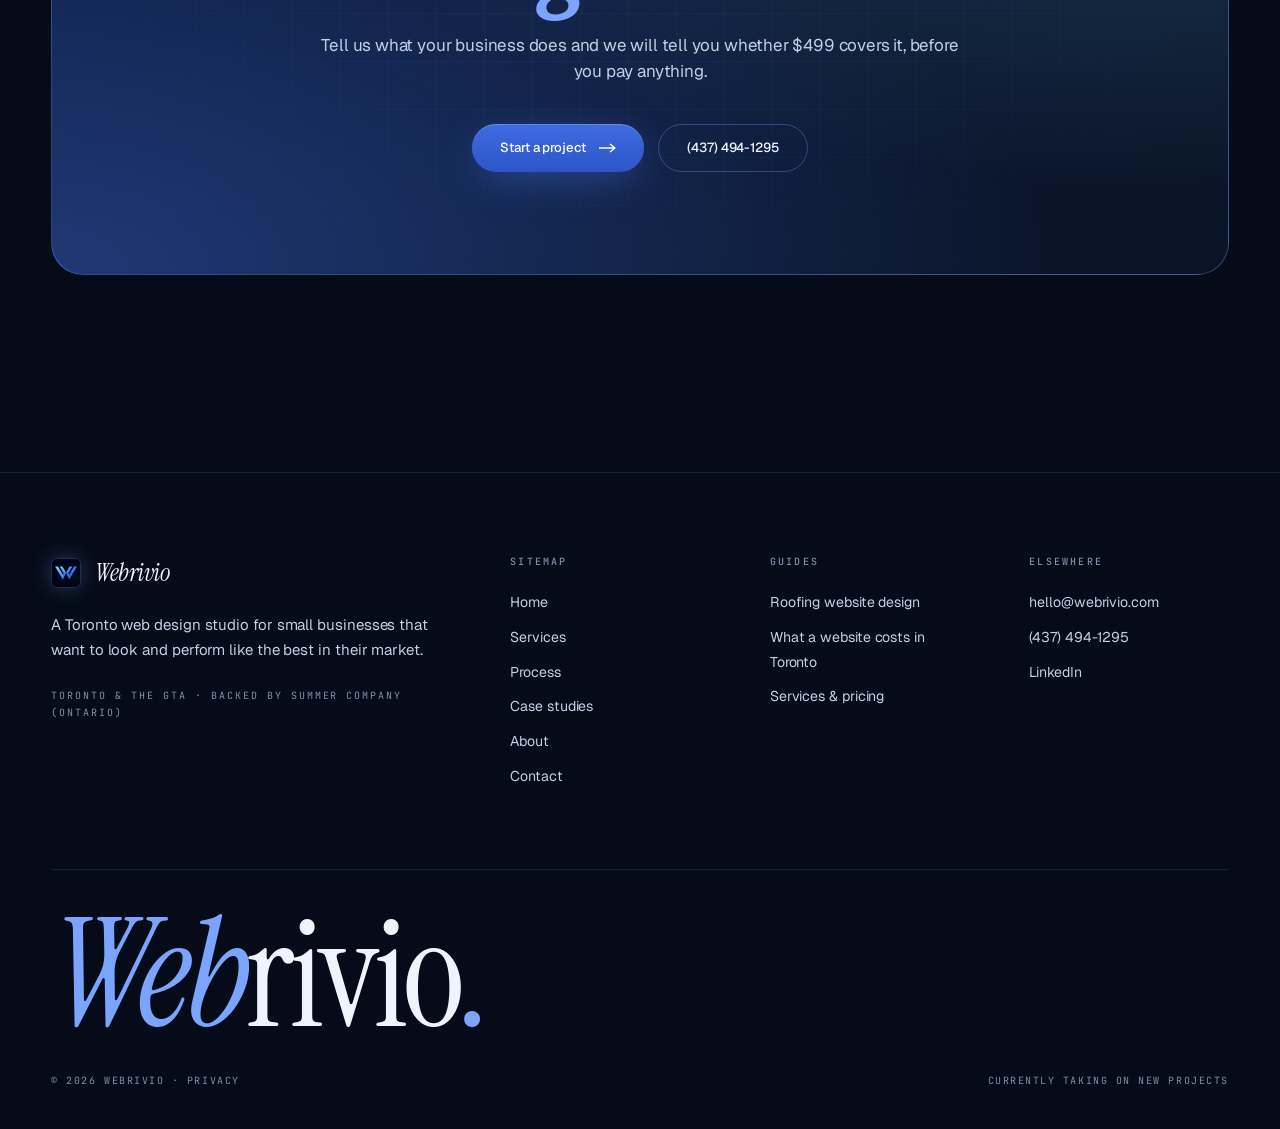
<file: website-cost-toronto.html>
<!doctype html>
<html lang="en-CA">
<head>
<meta charset="utf-8" />
<script>document.documentElement.classList.add('js');try{if(sessionStorage.getItem('wv-pt')){sessionStorage.removeItem('wv-pt');document.documentElement.classList.add('pt-enter');}}catch(e){}</script>
<meta name="viewport" content="width=device-width, initial-scale=1, viewport-fit=cover" />
<meta name="theme-color" content="#050B18" />
<meta name="color-scheme" content="dark" />

<title>How Much Does a Website Cost in Toronto? (2026 Guide)</title>
<meta name="description" content="In Toronto, a small-business website runs $20 to $60 a month DIY, $1,500 to $6,000 freelance, or $10,000+ at an agency. Ours start at $499." />
<link rel="canonical" href="https://webrivio.com/website-cost-toronto" />

<!-- Open Graph -->
<meta property="og:type" content="article" />
<meta property="og:site_name" content="Webrivio" />
<meta property="og:url" content="https://webrivio.com/website-cost-toronto" />
<meta property="og:title" content="How Much Does a Website Cost in Toronto? (2026 Guide)" />
<meta property="og:description" content="We lay out the real price ranges for a small-business website in Toronto, from DIY builders to agencies, and what moves the number." />
<meta property="og:image" content="https://webrivio.com/assets/og-image.jpg" />
<meta property="og:image:type" content="image/jpeg" />
<meta property="og:image:width" content="1200" />
<meta property="og:image:height" content="630" />
<meta property="og:image:alt" content="Webrivio, a web design studio in Toronto" />
<meta property="og:locale" content="en_CA" />

<!-- Twitter -->
<meta name="twitter:card" content="summary_large_image" />
<meta name="twitter:title" content="How Much Does a Website Cost in Toronto? (2026 Guide)" />
<meta name="twitter:description" content="We lay out the real price ranges for a small-business website in Toronto, from DIY builders to agencies, and what moves the number." />
<meta name="twitter:image" content="https://webrivio.com/assets/og-image.jpg" />
<meta name="twitter:image:alt" content="Webrivio, a web design studio in Toronto" />

<!-- Icons & manifest -->
<link rel="icon" href="/favicon.ico" sizes="any" />
<link rel="icon" type="image/png" sizes="16x16" href="/assets/favicon-16.png" />
<link rel="icon" type="image/png" sizes="32x32" href="/assets/favicon-32.png" />
<link rel="icon" type="image/png" sizes="48x48" href="/assets/favicon-48.png" />
<link rel="icon" type="image/png" sizes="96x96" href="/assets/icon-96.png" />
<link rel="icon" type="image/png" sizes="192x192" href="/assets/icon-192.png" />
<link rel="apple-touch-icon" sizes="180x180" href="/assets/apple-touch-icon.png" />
<link rel="manifest" href="/site.webmanifest" />

<!-- Fonts + CSS -->
<link rel="preconnect" href="https://fonts.googleapis.com" />
<link rel="preconnect" href="https://fonts.gstatic.com" crossorigin />
<link rel="preload" as="style" href="https://fonts.googleapis.com/css2?family=Instrument+Serif:ital@0;1&family=Geist:wght@300;400;500;600&family=JetBrains+Mono:wght@400;500&display=swap" />
<link rel="stylesheet" href="https://fonts.googleapis.com/css2?family=Instrument+Serif:ital@0;1&family=Geist:wght@300;400;500;600&family=JetBrains+Mono:wght@400;500&display=swap" media="print" onload="this.media='all'" />
<noscript><link rel="stylesheet" href="https://fonts.googleapis.com/css2?family=Instrument+Serif:ital@0;1&family=Geist:wght@300;400;500;600&family=JetBrains+Mono:wght@400;500&display=swap" /></noscript>
<link rel="stylesheet" href="/assets/styles.css" />
<link rel="stylesheet" href="/assets/enhance.css" />
<link rel="stylesheet" href="/assets/guide.css" />

<script type="application/ld+json">
{
  "@context": "https://schema.org",
  "@graph": [
    {
      "@type": "BreadcrumbList",
      "@id": "https://webrivio.com/website-cost-toronto#breadcrumb",
      "itemListElement": [
        { "@type": "ListItem", "position": 1, "name": "Home", "item": "https://webrivio.com/" },
        { "@type": "ListItem", "position": 2, "name": "What a website costs in Toronto", "item": "https://webrivio.com/website-cost-toronto" }
      ]
    },
    {
      "@type": "Article",
      "@id": "https://webrivio.com/website-cost-toronto#article",
      "headline": "How Much Does a Website Cost in Toronto? (2026 Guide)",
      "description": "A plain breakdown of what a small-business website costs in Toronto: DIY builders, freelancers, agencies, and Webrivio, plus the six things that move the price.",
      "inLanguage": "en-CA",
      "mainEntityOfPage": { "@id": "https://webrivio.com/website-cost-toronto#webpage" },
      "datePublished": "2026-07-13",
      "dateModified": "2026-08-12",
      "author": { "@id": "https://webrivio.com/#rudra" },
      "publisher": { "@id": "https://webrivio.com/#organization" },
      "image": "https://webrivio.com/assets/og-image.jpg",
      "about": { "@id": "https://webrivio.com/#organization" }
    },
    {
      "@type": "WebPage",
      "@id": "https://webrivio.com/website-cost-toronto#webpage",
      "url": "https://webrivio.com/website-cost-toronto",
      "name": "How Much Does a Website Cost in Toronto? (2026 Guide)",
      "isPartOf": { "@id": "https://webrivio.com/#website" },
      "breadcrumb": { "@id": "https://webrivio.com/website-cost-toronto#breadcrumb" },
      "primaryImageOfPage": "https://webrivio.com/assets/og-image.jpg",
      "inLanguage": "en-CA",
      "about": { "@id": "https://webrivio.com/#organization" }
    },
    {
      "@type": "FAQPage",
      "@id": "https://webrivio.com/website-cost-toronto#faq",
      "isPartOf": { "@id": "https://webrivio.com/website-cost-toronto#webpage" },
      "mainEntity": [
        {
          "@type": "Question",
          "name": "How much does a website cost in Toronto?",
          "acceptedAnswer": {
            "@type": "Answer",
            "text": "A small-business website in Toronto typically costs between $500 and $10,000. DIY builders like Wix or Squarespace run roughly $20 to $60 a month plus your own time, freelancers are commonly quoted in the $1,500 to $6,000 range for a one-time build, and agencies usually start around $10,000. Our own builds start at $499."
          }
        },
        {
          "@type": "Question",
          "name": "Is a $499 website any good?",
          "acceptedAnswer": {
            "@type": "Answer",
            "text": "It depends entirely on why it is $499. Ours is low because we are a two-person studio with no agency overhead, a deliberately narrow scope, and a $3,000 startup grant from the Province of Ontario, not because we resell a template. Ask any cheap provider the same question: what exactly is making it cheap? If the answer is a stock template, a stock photo, and no revisions, the price is the least of the problems."
          }
        },
        {
          "@type": "Question",
          "name": "What is the cheapest way to get a website in Toronto?",
          "acceptedAnswer": {
            "@type": "Answer",
            "text": "Building it yourself on a site builder is the cheapest in dollars: roughly $20 to $60 a month plus a domain. It is not the cheapest in hours. If you have more time than money, do that. If you have a business to run, paying once is usually the better trade."
          }
        },
        {
          "@type": "Question",
          "name": "Do I have to pay monthly?",
          "acceptedAnswer": {
            "@type": "Answer",
            "text": "No. The build fee is one-time, from $499. You will still need a domain, which typically runs about $15 to $25 a year, and somewhere to host the site; for a site this size that often falls inside a hosting provider's free or entry tier. Managed hosting from us is optional, never required."
          }
        },
        {
          "@type": "Question",
          "name": "How long does it take?",
          "acceptedAnswer": {
            "@type": "Answer",
            "text": "The site goes live 48 hours after your content and payment are both in, not 48 hours after the first email. If your content is not ready, that is the part that takes the time, not the build."
          }
        },
        {
          "@type": "Question",
          "name": "Do I own the website?",
          "acceptedAnswer": {
            "@type": "Answer",
            "text": "Yes, completely. You get the finished site, its full source code, and every account that runs it (hosting, domain, analytics), set up in your name from day one. There is no proprietary builder, no licence fee, and no export charge, so any developer can pick the site up after us. Host it anywhere you want, move it whenever you want. Nothing is locked to us."
          }
        }
      ]
    }
  ]
}
</script>

<!-- Vercel Web Analytics -->
<script defer src="https://cdn.vercel-insights.com/v1/script.js"></script>
</head>
<body data-page="guide">

<canvas id="atm-canvas" aria-hidden="true"></canvas>
<div class="atm-grid" aria-hidden="true"></div>

<a class="skip-link" href="#main">Skip to content</a>
<div class="progress" aria-hidden="true"></div>
<div class="cursor" aria-hidden="true"></div>

<nav class="nav" aria-label="Primary">
  <div class="nav-inner">
    <a class="nav-brand" href="/" aria-label="Webrivio home">
      <img class="mark" src="/assets/logo.png" alt="" width="24" height="24" />
      <em>Webrivio</em>
    </a>
    <div class="nav-links">
      <a href="/services">Services</a>
      <a href="/process">Process</a>
      <a href="/case-studies">Work</a>
      <a href="/about">About</a>
      <a href="/contact">Contact</a>
    </div>
    <a class="nav-cta" href="/contact">Start a project <span aria-hidden="true">&rarr;</span></a>
    <button class="nav-toggle" aria-label="Open menu" aria-expanded="false" aria-controls="nav-drawer">
      <span></span><span></span><span></span>
    </button>
  </div>
</nav>
<div class="nav-drawer" id="nav-drawer" role="dialog" aria-modal="true" aria-label="Menu" aria-hidden="true">
  <a href="/services">Services</a>
  <a href="/process">Process</a>
  <a href="/case-studies">Work</a>
  <a href="/about">About</a>
  <a href="/contact">Contact</a>
  <a class="drawer-cta" href="/contact">Start a project</a>
  <span class="drawer-meta"><a href="tel:+14374941295">(437) 494-1295</a> &middot; <a href="mailto:hello@webrivio.com">hello@webrivio.com</a></span>
</div>

<main id="main">

<header class="page-head container" data-atm="1">
  <div class="hero-orb" style="left:-14%; right:auto; top:18%;" data-parallax="0.12" aria-hidden="true"></div>
  <span class="eyebrow">Guide &middot; Toronto pricing</span>
  <h1 class="reveal-mask"><span>How much does a website<br/><em class="it">actually cost</em> in Toronto?</span></h1>
  <p class="lede reveal">Every quote you get will be different, and almost none of them will tell you why. This is the honest version: the four ways to buy a website in the GTA, what each one really costs, and the six things that move the number.</p>

  <div class="page-head-meta">
    <div><span class="tiny-mono">Written by</span><span class="v">Rudra Garg</span></div>
    <div><span class="tiny-mono">Updated</span><span class="v">August 2026</span></div>
    <div><span class="tiny-mono">Read time</span><span class="v">6 minutes</span></div>
    <div><span class="tiny-mono">Our price</span><span class="v">From $499</span></div>
  </div>
</header>

<section class="section-pad tight" data-atm="0.25" aria-label="Cost guide">
  <div class="container">
    <div class="guide-wrap">

      <nav class="guide-toc reveal" aria-label="In this guide">
        <h2>In this guide</h2>
        <ol>
          <li><a href="#tiers">The four ways to buy</a></li>
          <li><a href="#drivers">What moves the price</a></li>
          <li><a href="#why-499">Why ours is $499</a></li>
          <li><a href="#ownership">Do you own it?</a></li>
          <li><a href="#faq">Common questions</a></li>
        </ol>
      </nav>

      <article class="guide-prose">

        <div class="answer-card reveal">
          <span class="a-label">The short answer</span>
          <p>In Toronto, a small-business website typically costs between <em>$500 and $10,000</em>, depending almost entirely on who builds it: DIY site builders are the cheapest, freelancers sit in the middle, and agencies are the most expensive.</p>
          <p>Concretely: a builder like Wix or Squarespace runs roughly $20 to $60 a month and costs you your own weekends. A freelancer is commonly quoted somewhere between $1,500 and $6,000 for a one-time build. An agency usually starts around $10,000 and climbs from there. We sit at the bottom of that range on purpose: from $499, live in 48 hours once your content and payment are in.</p>
        </div>

        <section id="tiers">
          <h2>The four ways to <span class="it">buy a website</span></h2>
          <p>Price is not really a spectrum. It is four distinct products that happen to share a name. Pick the wrong one for your situation and you either overpay by a factor of ten or lose three weekends to a drag-and-drop editor.</p>

          <div class="table-scroll reveal">
            <table class="cost-table">
              <caption>Typical market ranges: Toronto &amp; the GTA</caption>
              <thead>
                <tr>
                  <th scope="col">Who builds it</th>
                  <th scope="col">Typical cost</th>
                  <th scope="col">Time to live</th>
                  <th scope="col">Best for</th>
                </tr>
              </thead>
              <tbody>
                <tr>
                  <th scope="row">DIY builder</th>
                  <td class="price">$20–$60 / month</td>
                  <td>Weeks of your time</td>
                  <td>A very tight budget and patience for software</td>
                </tr>
                <tr>
                  <th scope="row">Freelancer</th>
                  <td class="price">$1,500–$6,000 once</td>
                  <td>2–8 weeks</td>
                  <td>Custom work, but quality varies a lot</td>
                </tr>
                <tr>
                  <th scope="row">Agency</th>
                  <td class="price">$10,000–$30,000+</td>
                  <td>6–16 weeks</td>
                  <td>Larger brands with many stakeholders</td>
                </tr>
                <tr class="us">
                  <th scope="row">Webrivio</th>
                  <td class="price">From $499</td>
                  <td>48 hours</td>
                  <td>Toronto small businesses that need it done properly</td>
                </tr>
              </tbody>
            </table>
          </div>
          <p class="scroll-hint">Swipe the table sideways &rarr;</p>
          <p class="table-note">These are the ranges you will typically be quoted in the GTA, a rough map rather than a measurement. They are not the result of a formal survey, and plenty of good work sits outside them in both directions. Our 48 hours starts once your content and payment are in, not from the first email.</p>

          <h3>DIY builders (Wix, Squarespace, GoDaddy)</h3>
          <p>The subscription is the small number. Your time is the real one. You choose the template, fight the editor, write every line of copy, and then find out the mobile layout broke. If you enjoy that work, this is genuinely the cheapest way to get online. If your hours have any value at all, a couple of lost weekends usually costs more than hiring someone.</p>

          <h3>Freelancers</h3>
          <p>A good freelancer gives you something custom in the mid four figures. The risk is variance: you are buying one person's taste, availability, and definition of "finished". Before you pay a deposit, ask for three sites they built that are still live today, and ask in writing who owns the code when it ships.</p>

          <h3>Agencies</h3>
          <p>An agency invoice pays for the people you never meet: the account manager, the strategist, the project coordinator, the office lease. If you are a brand with ten stakeholders and a brand book, that structure earns its keep. If you are <a href="/roofing-website-design-toronto">a roofer with a phone number and six service pages</a>, most of what you are buying is overhead.</p>

          <h3>Webrivio</h3>
          <p>From $499, designed from scratch, and live 48 hours after we have your content and payment. We can hold that price because the studio is built around one narrow job. The full breakdown of what is included is on the <a href="/services">services page</a>, and the reasoning behind the number is two sections down.</p>
        </section>

        <section id="drivers">
          <h2>What actually <span class="it">moves the price</span>?</h2>
          <p>Whoever you hire, the same handful of variables decide what you pay. When a quote surprises you, it is almost always one of these, so it is worth knowing them before you get on the call.</p>

          <div class="drivers">
            <div class="driver reveal">
              <div>
                <h3>How many pages</h3>
                <p>A one-page site and a fifteen-page site are not the same job. Every page needs a layout, its own copy, its own links, and its own mobile pass. Page count is the single biggest lever on a quote.</p>
              </div>
              <span class="impact">Biggest lever</span>
            </div>
            <div class="driver reveal">
              <div>
                <h3>Who writes the copy</h3>
                <p>Writing is the slowest part of any website. Hand over finished copy and the build moves fast. Ask the designer to write it and either the price goes up or the site launches full of filler.</p>
              </div>
              <span class="impact">High</span>
            </div>
            <div class="driver reveal">
              <div>
                <h3>Photography</h3>
                <p>Real photos of your crew, your work, and your storefront outperform stock every time. A shoot costs money. Using the photos you already have on your phone costs nothing.</p>
              </div>
              <span class="impact">Medium</span>
            </div>
            <div class="driver reveal">
              <div>
                <h3>E-commerce</h3>
                <p>Products, variants, tax rules, shipping, payments. Selling online turns a website into a small piece of software. It is a different build with a different price, and a quote that pretends otherwise deserves a closer look.</p>
              </div>
              <span class="impact">High</span>
            </div>
            <div class="driver reveal">
              <div>
                <h3>Booking &amp; integrations</h3>
                <p>Calendars, CRMs, quote calculators, live chat. Each one is a system that has to be wired in and tested, and several of them carry their own monthly fee on top of the build.</p>
              </div>
              <span class="impact">Medium</span>
            </div>
            <div class="driver reveal">
              <div>
                <h3>Hosting &amp; ongoing care</h3>
                <p>Someone has to keep the site online, patched, and backed up. You either pay for that monthly or you do it yourself. It is never actually zero, and it belongs in your budget from day one.</p>
              </div>
              <span class="impact">Recurring</span>
            </div>
          </div>
        </section>

        <section id="why-499">
          <h2>Why is our price <span class="it">$499</span>?</h2>
          <p>We publish the number because of how the studio started. We kept meeting small businesses who had paid four figures and received a template with their logo dropped into the corner. That is the whole reason we exist, so here is exactly what makes $499 possible, and what it does not cover.</p>

          <ul>
            <li><strong>Two people, no overhead.</strong> There is no account manager, no sales team, and no office lease. Rudra designs and builds; Ayzah handles client relations and outreach. That is <a href="/about">the entire company</a>, and overhead is the biggest line on most agency invoices.</li>
            <li><strong>A deliberately narrow scope.</strong> We build marketing websites for small businesses: a focused set of pages built to get the phone to ring. We do not take on custom web applications, and we do not pretend to.</li>
            <li><strong>An efficient process.</strong> We reuse the parts nobody sees: the build system, the performance work, the accessibility pass. The parts you look at are designed for your business from scratch.</li>
            <li><strong>A grant covered our startup costs.</strong> We are backed by a $3,000 Summer Company grant from the Province of Ontario, so we never had to price a loan repayment into a client's first invoice.</li>
          </ul>

          <div class="guide-aside">
            <p>The price is low because our costs are low, <em>not</em> because the work is thin. Those are different reasons, and every cheap quote you receive should be able to tell you which one it is.</p>
            <cite>Rudra Garg, Founder</cite>
          </div>

          <p>What $499 does not buy: a fifty-page site, a custom e-commerce platform, or a professional photo shoot. If your project genuinely needs those things, the price goes up, and we will tell you that <a href="/contact">on the first call</a>, not after the invoice.</p>
        </section>

        <section id="ownership">
          <h2>Do you <span class="it">own it</span>? Yes.</h2>
          <p>Completely. When the build is finished you get the site and the source code (a GitHub repository or the raw files, whichever suits you) and you can host it wherever you like. Nothing is locked to us. There is no monthly fee holding your own website hostage, and if you would rather not think about hosting at all, we offer managed hosting as an option you can decline.</p>
          <p>This is worth confirming with anyone you hire, because it is not the default. A site built inside a proprietary builder usually cannot leave that builder. Some agencies keep the code, which means leaving them means starting over. Ask the question before you pay, not after.</p>
        </section>

        <section id="faq">
          <h2>Common <span class="it">questions</span></h2>
          <div class="faq-list">
            <details>
              <summary><h3>How much does a website cost in Toronto?</h3></summary>
              <p>A small-business website in Toronto typically costs between $500 and $10,000. DIY builders like Wix or Squarespace run roughly $20 to $60 a month plus your own time, freelancers are commonly quoted in the $1,500 to $6,000 range for a one-time build, and agencies usually start around $10,000. Our own builds start at $499.</p>
            </details>
            <details>
              <summary><h3>Is a $499 website any good?</h3></summary>
              <p>It depends entirely on why it is $499. Ours is low because we are a two-person studio with no agency overhead, a deliberately narrow scope, and a $3,000 startup grant from the Province of Ontario, not because we resell a template. Ask any cheap provider the same question: what exactly is making it cheap? If the answer is a stock template, a stock photo, and no revisions, the price is the least of the problems.</p>
            </details>
            <details>
              <summary><h3>What is the cheapest way to get a website in Toronto?</h3></summary>
              <p>Building it yourself on a site builder is the cheapest in dollars: roughly $20 to $60 a month plus a domain. It is not the cheapest in hours. If you have more time than money, do that. If you have a business to run, paying once is usually the better trade.</p>
            </details>
            <details>
              <summary><h3>Do I have to pay monthly?</h3></summary>
              <p>No. The build fee is one-time, from $499. You will still need a domain, which typically runs about $15 to $25 a year, and somewhere to host the site; for a site this size that often falls inside a hosting provider's free or entry tier. Managed hosting from us is optional, never required.</p>
            </details>
            <details>
              <summary><h3>How long does it take?</h3></summary>
              <p>The site goes live 48 hours after your content and payment are both in, not 48 hours after the first email. If your content is not ready, that is the part that takes the time, not the build.</p>
            </details>
            <details>
              <summary><h3>Do I own the website?</h3></summary>
              <p>Yes, completely. You get the finished site, its full source code, and every account that runs it (hosting, domain, analytics), set up in your name from day one. There is no proprietary builder, no licence fee, and no export charge, so any developer can pick the site up after us. Host it anywhere you want, move it whenever you want. Nothing is locked to us.</p>
            </details>
          </div>
        </section>

      </article>
    </div>
  </div>
</section>

<section class="section-pad tight" data-atm="0.6" aria-labelledby="cost-cta">
  <div class="container">
    <div class="cta-block">
      <h2 id="cost-cta">
        <span class="reveal-mask"><span>Know the number.</span></span><br/>
        <span class="reveal-mask"><span>Now <em class="it">get the site</em>.</span></span>
      </h2>
      <p class="lede reveal">Tell us what your business does and we will tell you whether $499 covers it, before you pay anything.</p>
      <div class="cta-actions reveal">
        <a class="btn btn-primary" href="/contact">
          <span>Start a project</span>
          <svg class="arrow" viewBox="0 0 18 10" fill="none" aria-hidden="true"><path d="M1 5h16m-5-4 5 4-5 4" stroke="currentColor" stroke-width="1.4"/></svg>
        </a>
        <a class="btn btn-ghost" href="tel:+14374941295"><span>(437) 494-1295</span></a>
      </div>
    </div>
  </div>
</section>

</main>

<footer role="contentinfo">
  <div class="container">
    <div class="foot-grid">
      <div>
        <div class="foot-brand-row">
          <img class="mark" src="/assets/logo.png" alt="Webrivio" width="30" height="30" />
          <span class="wordmark"><em>Webrivio</em></span>
        </div>
        <p style="color: var(--ink-soft); max-width: 38ch;">
          A Toronto web design studio for small businesses that want to look and perform like the best in their market.
        </p>
        <p class="tiny-mono" style="margin-top: 24px;">Toronto &amp; the GTA · Backed by Summer Company (Ontario)</p>
      </div>
      <div>
        <h2>Sitemap</h2>
        <ul>
          <li><a href="/">Home</a></li>
          <li><a href="/services">Services</a></li>
          <li><a href="/process">Process</a></li>
          <li><a href="/case-studies">Case studies</a></li>
          <li><a href="/about">About</a></li>
          <li><a href="/contact">Contact</a></li>
        </ul>
      </div>
      <div>
        <h2>Guides</h2>
        <ul>
          <li><a href="/roofing-website-design-toronto">Roofing website design</a></li>
          <li><a href="/website-cost-toronto">What a website costs in Toronto</a></li>
          <li><a href="/services">Services &amp; pricing</a></li>
        </ul>
      </div>
      <div>
        <h2>Elsewhere</h2>
        <ul>
          <li><a href="mailto:hello@webrivio.com">hello@webrivio.com</a></li>
          <li><a href="tel:+14374941295">(437) 494-1295</a></li>
          <li><a href="https://www.linkedin.com/company/webrivio/" rel="noopener">LinkedIn</a></li>
        </ul>
      </div>
    </div>
    <div class="foot-big reveal" aria-hidden="true"><em class="it">Web</em>rivio<span style="color: var(--accent-glow);">.</span></div>
    <div class="foot-bottom">
      <span>&copy; <span id="y2">2026</span> Webrivio · <a href="/privacy">Privacy</a></span>
      <span><a href="/contact">Currently taking on new projects</a></span>
    </div>
  </div>
</footer>

<div class="mobile-cta" aria-hidden="false">
  <a class="m-call" href="tel:+14374941295" aria-label="Call Webrivio">
    <svg viewBox="0 0 24 24" fill="none" aria-hidden="true"><path d="M22 16.9v3a2 2 0 0 1-2.2 2 19.8 19.8 0 0 1-8.6-3 19.5 19.5 0 0 1-6-6 19.8 19.8 0 0 1-3-8.6A2 2 0 0 1 4.1 2h3a2 2 0 0 1 2 1.7c.1 1 .4 1.9.7 2.8a2 2 0 0 1-.5 2.1L8.1 9.9a16 16 0 0 0 6 6l1.3-1.3a2 2 0 0 1 2.1-.4c.9.3 1.8.6 2.8.7a2 2 0 0 1 1.7 2Z" stroke="currentColor" stroke-width="1.7" stroke-linejoin="round"/></svg>
  </a>
  <a class="m-start" href="/contact">Start a project</a>
</div>

<script>document.getElementById('y2').textContent=new Date().getFullYear();</script>
<script src="/assets/app.js" defer></script>
<script src="/assets/atmosphere.js" defer></script>
<script src="/assets/vendor/lenis.min.js" defer></script>
<script src="/assets/vendor/gsap.min.js" defer></script>
<script src="/assets/vendor/ScrollTrigger.min.js" defer></script>
<script src="/assets/enhance.js" defer></script>
<!-- Vercel Speed Insights (static site) -->
<script>window.si=window.si||function(){(window.siq=window.siq||[]).push(arguments);};</script>
<script defer src="https://cdn.vercel-insights.com/v1/speed-insights/script.js"></script>
</body>
</html>
</file>
<file: assets/styles.css>
/* ============================================================
   Webrivio — Premium Website Agency
   Shared stylesheet. Editorial / cinematic / midnight-blue.
   ============================================================ */

/* Metric-matched fallback so the serif swap doesn't reflow (CLS ~0).
   Instrument Serif renders ~0.70x the width of Georgia; size-adjust makes the
   fallback wrap identically, so no shift when the web font loads. */
@font-face {
  font-family: 'Instrument Serif Fallback';
  src: local('Georgia'), local('Times New Roman');
  size-adjust: 69.8%;
  ascent-override: 128%;
  descent-override: 40%;
  line-gap-override: 0%;
}

:root {
  --bg:            #050B18;
  --bg-soft:       #0A1426;
  --surface:       #0E1B33;
  --surface-2:     #132444;
  --border:        rgba(123,164,255,0.14);
  --border-strong: rgba(123,164,255,0.32);

  --ink:           #EEF3FC;
  --ink-soft:      #C2CEE4;
  --mute:          #7E8EA9;
  --mute-2:        #7586A6; /* floor: 4.5:1 on --surface — this colours the honesty qualifiers */

  --accent:        #4D7EFF;
  --accent-glow:   #7BA4FF;
  --accent-deep:   #1E3F99;
  --cyan:          #7FE3FF;

  --serif: 'Instrument Serif', 'Instrument Serif Fallback', 'Cormorant Garamond', Georgia, serif;
  --sans:  'Geist', 'Inter Tight', system-ui, -apple-system, sans-serif;
  --mono:  'JetBrains Mono', 'Geist Mono', ui-monospace, monospace;

  --r-sm: 6px;
  --r-md: 14px;
  --r-lg: 22px;
  --r-xl: 32px;

  --sect-lg: clamp(72px, 8vw, 124px);
  --sect-sm: clamp(52px, 6vw, 88px);
  --btn-h: 48px;

  --ease: cubic-bezier(.2, .7, .2, 1);
  --ease-out: cubic-bezier(.16, 1, .3, 1);

  --container: 1440px;
  --gutter: clamp(20px, 4vw, 56px);
  --safe-t: env(safe-area-inset-top, 0px);
  --safe-l: env(safe-area-inset-left, 0px);
  --safe-r: env(safe-area-inset-right, 0px);
  --safe-b: env(safe-area-inset-bottom, 0px);
}

* { box-sizing: border-box; margin: 0; padding: 0; }
html, body { background: var(--bg); color: var(--ink); }
/* overflow-x: clip contains the full-bleed hero field (100vw can exceed the
   content width by the scrollbar) without creating a scroll container — safe
   for vertical/smooth scroll. */
html { scroll-behavior: smooth; -webkit-tap-highlight-color: transparent; overflow-x: clip; }

body {
  font-family: var(--sans);
  font-size: 16px;
  line-height: 1.55;
  letter-spacing: -0.005em;
  overflow-x: clip;
  -webkit-font-smoothing: antialiased;
  text-rendering: optimizeLegibility;
  position: relative;
  min-height: 100vh;
  min-height: 100dvh;
}

/* skip link — a11y */
.skip-link {
  position: absolute;
  left: -9999px;
  top: 0;
  background: var(--accent);
  color: white;
  padding: 12px 18px;
  font-size: 14px;
  font-weight: 500;
  border-radius: 0 0 var(--r-sm) 0;
  z-index: 500;
}
.skip-link:focus { left: 0; }

/* focus-visible */
:focus { outline: none; }
:focus-visible {
  outline: 2px solid var(--accent-glow);
  outline-offset: 3px;
  border-radius: var(--r-sm);
}
.btn:focus-visible { outline-offset: 4px; }

/* ensure no content shift from custom fonts */
html { font-size-adjust: 0.5; }

/* grain overlay */
body::before {
  content: '';
  position: fixed; inset: 0;
  pointer-events: none;
  z-index: 200;
  opacity: 0.05;
  mix-blend-mode: overlay;
  background-image: url("data:image/svg+xml;utf8,<svg viewBox='0 0 200 200' xmlns='http://www.w3.org/2000/svg'><filter id='n'><feTurbulence type='fractalNoise' baseFrequency='0.9' numOctaves='3' stitchTiles='stitch'/></filter><rect width='100%25' height='100%25' filter='url(%23n)' opacity='0.9'/></svg>");
}

/* atmosphere layer 1 — depth gradient (always painted; the reduced-motion /
   no-JS / contact / 404 final state). Orb positions set per page via data-page. */
body::after {
  content: '';
  position: fixed;
  inset: 0;
  pointer-events: none;
  z-index: -3;
  background:
    radial-gradient(900px 600px at var(--atm-orb1-x, 20%) var(--atm-orb1-y, 15%), rgba(30,63,153,0.28), transparent 70%),
    radial-gradient(1100px 700px at var(--atm-orb2-x, 85%) var(--atm-orb2-y, 70%), rgba(77,126,255,0.14), transparent 72%),
    linear-gradient(180deg, var(--bg), var(--bg-soft) 55%, var(--bg));
}
body[data-page="work"]     { --atm-orb1-x: 78%; --atm-orb1-y: 10%; --atm-orb2-x: 12%; --atm-orb2-y: 78%; }
body[data-page="services"] { --atm-orb1-x: 12%; --atm-orb1-y: 18%; --atm-orb2-x: 88%; --atm-orb2-y: 62%; }
body[data-page="process"]  { --atm-orb1-x: 85%; --atm-orb1-y: 16%; --atm-orb2-x: 16%; --atm-orb2-y: 80%; }
body[data-page="contact"]  { --atm-orb1-x: 16%; --atm-orb1-y: 22%; --atm-orb2-x: 84%; --atm-orb2-y: 74%; }

a { color: inherit; text-decoration: none; }
img { max-width: 100%; display: block; }

/* ---------- Page transition (fade main out on same-origin nav, in on arrival) ---------- */
/* Cold loads get no animation, so hero LCP is never delayed; the incoming fade
   fires only when arriving via an intercepted internal navigation. */
.pt-leave main { opacity: 0; transition: opacity .22s var(--ease); }
html.pt-enter main { animation: ptIn .22s var(--ease-out) both; }
@keyframes ptIn { from { opacity: 0; } to { opacity: 1; } }
@media (prefers-reduced-motion: reduce) {
  .pt-leave main { opacity: 1; transition: none; }
  html.pt-enter main { animation: none; }
}
button { font: inherit; color: inherit; background: none; border: none; cursor: pointer; }
::selection { background: var(--accent); color: white; }

.container {
  max-width: var(--container);
  margin: 0 auto;
  padding-left: calc(var(--gutter) + var(--safe-l));
  padding-right: calc(var(--gutter) + var(--safe-r));
  position: relative;
  z-index: 1;
}

/* ---------- Type ---------- */
.display {
  font-family: var(--serif);
  font-weight: 400;
  line-height: 0.92;
  letter-spacing: -0.02em;
}
.display .it { font-style: italic; }

h1.display { font-size: clamp(48px, 13.5vw, 232px); }
h2.display { font-size: clamp(44px, 7vw, 112px); }
h3.display { font-size: clamp(32px, 4.2vw, 64px); }

.eyebrow {
  font-family: var(--mono);
  font-size: 11px;
  text-transform: uppercase;
  letter-spacing: 0.22em;
  color: var(--mute);
  display: inline-flex;
  align-items: center;
  gap: 10px;
}
.eyebrow::before {
  content: '';
  width: 24px; height: 1px;
  background: currentColor;
  opacity: 0.5;
}

.lede {
  font-size: clamp(18px, 1.4vw, 22px);
  line-height: 1.45;
  color: var(--ink-soft);
  max-width: 58ch;
  letter-spacing: -0.01em;
}

.tiny-mono {
  font-family: var(--mono);
  font-size: 11px;
  text-transform: uppercase;
  letter-spacing: 0.18em;
  color: var(--mute);
}
.hero-note { color: #93A2BD; /* brighter than --mute: must hold 4.5:1 over the hero glow, not flat --bg */ }

/* ---------- Buttons ---------- */
.btn {
  display: inline-flex; align-items: center; justify-content: center; gap: 12px;
  height: var(--btn-h);
  padding: 0 28px;
  border-radius: 999px;
  font-family: var(--sans);
  font-size: 14px;
  font-weight: 500;
  letter-spacing: -0.005em;
  transition: transform .3s var(--ease-out), background .3s, color .3s, border-color .3s;
  will-change: transform;
  position: relative;
  cursor: pointer;
  line-height: 1;
}
.btn .arrow {
  width: 18px; height: 10px;
  transition: transform .3s var(--ease-out);
}
.btn:hover .arrow { transform: translateX(6px); }

.btn-primary {
  background: linear-gradient(180deg, #3F6BE2 0%, #2D55C8 100%);
  color: white;
  box-shadow: 0 10px 40px -10px rgba(77,126,255,0.55), inset 0 1px 0 rgba(255,255,255,0.2);
}
.btn-primary:hover { transform: translateY(-2px); }

.btn-ghost {
  background: transparent;
  color: var(--ink);
  border: 1px solid var(--border-strong);
}
.btn-ghost:hover { background: rgba(123,164,255,0.08); border-color: var(--accent-glow); }

/* ---------- NAV ---------- */
.nav {
  position: fixed;
  top: max(24px, calc(var(--safe-t) + 12px));
  left: 0; right: 0;
  z-index: 100;
  display: flex;
  justify-content: center;
  pointer-events: none;
}
.nav-inner {
  pointer-events: auto;
  display: flex;
  align-items: center;
  gap: 48px;
  padding: 10px 12px 10px 22px;
  background: rgba(10,20,38,0.72);
  backdrop-filter: blur(24px) saturate(1.4);
  -webkit-backdrop-filter: blur(24px) saturate(1.4);
  border: 1px solid var(--border);
  border-radius: 999px;
  box-shadow: 0 20px 60px -20px rgba(0,0,0,0.5);
}
.nav-brand {
  font-family: var(--serif);
  font-size: 22px;
  font-style: italic;
  letter-spacing: -0.02em;
  display: flex; align-items: center; gap: 10px;
  transition: opacity .3s;
}
.nav-brand:hover { opacity: 0.85; }
.nav-brand .mark {
  width: 24px; height: 24px;
  display: block;
  box-sizing: border-box;
  border-radius: var(--r-sm);
  border: 1px solid var(--border);
  object-fit: cover;
  filter: drop-shadow(0 0 10px rgba(123,164,255,0.35));
  flex-shrink: 0;
}
.nav-brand .dot {
  width: 7px; height: 7px; border-radius: 50%;
  background: var(--accent-glow);
  box-shadow: 0 0 14px var(--accent);
  animation: pulse 2.4s infinite var(--ease);
  display: none; /* replaced by mark */
}
@keyframes pulse { 0%,100% { opacity: .5; } 50% { opacity: 1; transform: scale(1.25); } }

/* mobile nav toggle (hamburger) */
.nav-toggle {
  display: none;
  width: 44px; height: 44px;
  border-radius: 999px;
  background: transparent;
  border: 1px solid var(--border);
  align-items: center; justify-content: center;
  flex-direction: column;
  gap: 4px;
  transition: border-color .3s;
  padding: 0;
}
.nav-toggle span {
  display: block;
  width: 16px; height: 1.5px;
  background: var(--ink);
  border-radius: 999px;
  transition: transform .3s var(--ease-out), opacity .3s;
}
.nav-toggle.open span:nth-child(1) { transform: translateY(3px) rotate(45deg); }
.nav-toggle.open span:nth-child(2) { opacity: 0; }
.nav-toggle.open span:nth-child(3) { transform: translateY(-3px) rotate(-45deg); }

/* mobile nav drawer */
.nav-drawer {
  position: fixed;
  inset: 0;
  background: rgba(5,11,24,0.96);
  backdrop-filter: blur(30px);
  -webkit-backdrop-filter: blur(30px);
  z-index: 99;
  opacity: 0;
  pointer-events: none;
  transition: opacity .3s var(--ease);
  display: flex; flex-direction: column;
  justify-content: center; align-items: center;
  padding: 100px calc(var(--gutter) + var(--safe-r)) calc(60px + var(--safe-b)) calc(var(--gutter) + var(--safe-l));
  gap: 8px;
  overflow-y: auto;
  -webkit-overflow-scrolling: touch;
}
.nav-drawer.open { opacity: 1; pointer-events: auto; }
.nav-drawer a {
  font-family: var(--serif);
  font-size: clamp(36px, 8vw, 68px);
  font-style: italic;
  line-height: 1.1;
  color: var(--ink);
  transition: color .3s, transform .3s var(--ease-out);
  display: block;
  text-align: center;
  padding: 6px 12px;
}
.nav-drawer a:focus-visible { color: var(--accent-glow); }
@media (hover: hover) {
  .nav-drawer a:not(.drawer-cta):hover { color: var(--accent-glow); transform: translateX(4px); }
}
.nav-drawer .drawer-cta {
  margin-top: 40px;
  font-style: normal;
  font-family: var(--sans);
  font-size: 14px;
  background: linear-gradient(180deg, #3F6BE2 0%, #2D55C8 100%);
  color: white;
  display: inline-flex; align-items: center;
  height: var(--btn-h);
  padding: 0 32px;
  border-radius: 999px;
}
.nav-drawer .drawer-meta {
  position: absolute;
  bottom: calc(40px + var(--safe-b));
  font-family: var(--mono);
  font-size: 11px;
  text-transform: uppercase;
  letter-spacing: 0.2em;
  color: var(--mute);
}
.nav-drawer .drawer-meta a {
  font-family: var(--mono);
  font-size: 11px;
  font-style: normal;
  letter-spacing: 0.2em;
  color: var(--mute);
  display: inline;
  padding: 0;
}
.nav-drawer .drawer-meta a:hover,
.nav-drawer .drawer-meta a:focus-visible { color: var(--accent-glow); transform: none; }
.nav-links {
  display: flex;
  gap: 28px;
  font-size: 14px;
  color: var(--ink-soft);
}
.nav-links a {
  position: relative;
  padding: 8px 0;
  transition: color .15s;
}
.nav-links a::after {
  content:'';
  position: absolute; left: 50%; bottom: 2px;
  width: 0; height: 1px;
  background: var(--accent-glow);
  transition: width .3s var(--ease-out), left .3s var(--ease-out);
}
.nav-links a:hover, .nav-links a.active { color: var(--ink); }
.nav-links a:hover::after, .nav-links a.active::after { width: 100%; left: 0; }
.nav-cta {
  background: var(--ink);
  color: var(--bg);
  padding: 12px 22px;
  border-radius: 999px;
  font-size: 13px;
  font-weight: 500;
  letter-spacing: -0.005em;
  transition: transform .3s var(--ease-out), background .3s;
}
.nav-cta:hover { background: var(--accent-glow); transform: translateY(-1px); }

/* progress bar */
.progress {
  position: fixed; top: 0; left: 0;
  height: 2px; width: 0%;
  background: linear-gradient(90deg, var(--accent), var(--cyan));
  z-index: 300;
  transition: width .08s linear;
}

/* custom cursor */
.cursor {
  position: fixed; top: 0; left: 0;
  width: 10px; height: 10px;
  border-radius: 50%;
  background: var(--accent-glow);
  pointer-events: none;
  z-index: 400;
  mix-blend-mode: difference;
  transform: translate(-50%, -50%);
  transition: width .3s var(--ease-out), height .3s var(--ease-out), background .3s;
  display: none;
}
@media (pointer: fine) { .cursor { display: block; } }
.cursor.hover { width: 46px; height: 46px; background: rgba(123,164,255,0.25); }

/* ---------- Sections ---------- */
section { position: relative; z-index: 1; }
.section-pad { padding: var(--sect-lg) 0; }
.section-pad.tight { padding: var(--sect-sm) 0; }

.section-label {
  display: flex;
  align-items: baseline;
  gap: 14px;
  margin-bottom: 48px;
}
.section-label .num {
  font-family: var(--mono);
  font-size: 12px;
  color: var(--accent-glow);
  letter-spacing: 0.1em;
}
.section-label .kind {
  font-family: var(--mono);
  font-size: 11px;
  text-transform: uppercase;
  letter-spacing: 0.24em;
  color: var(--mute);
}
.section-label .kind::before {
  content: '—— ';
  color: var(--mute-2);
  margin-right: 6px;
}

/* reveal utility */
.reveal {
  opacity: 0;
  transform: translateY(30px);
  transition: opacity .9s var(--ease-out), transform .9s var(--ease-out);
}
.reveal.in { opacity: 1; transform: translateY(0); }

.reveal-mask {
  display: inline-block;
  overflow: hidden;
  vertical-align: bottom;
  /* generous bottom padding for italic descenders; compensated by negative margin so layout is unaffected */
  padding-bottom: 0.18em;
  margin-bottom: -0.18em;
  line-height: inherit;
}
.reveal-mask > span {
  display: inline-block;
  transform: translateY(110%);
  transition: transform 1.1s var(--ease-out);
}
.reveal-mask.in > span { transform: translateY(0); }
/* after the slide-up completes, release the clip so italic descenders aren't cut off */
.reveal-mask.done { overflow: visible; }

/* no-JS fallback — show everything if JS never marks .js */
html:not(.js) .reveal,
html:not(.js) .reveal-mask > span {
  opacity: 1 !important;
  transform: none !important;
}
html:not(.js) .reveal-mask { overflow: visible; }
html:not(.js) .cursor,
html:not(.js) .progress { display: none; }

/* cursor starts hidden until first mousemove to avoid stacking in corner */
.cursor { opacity: 0; transition: opacity .3s, width .3s var(--ease-out), height .3s var(--ease-out), background .3s; }

/* cursor label chip — shown over [data-cursor] instruments (pointer:fine only) */
.cursor-chip {
  position: fixed;
  top: 0; left: 0;
  z-index: 401;
  pointer-events: none;
  font-family: var(--mono);
  font-size: 10px;
  text-transform: uppercase;
  letter-spacing: 0.16em;
  color: var(--cyan);
  background: rgba(5,11,24,0.85);
  border: 1px solid var(--border-strong);
  border-radius: 999px;
  padding: 5px 10px;
  white-space: nowrap;
  opacity: 0;
  transition: opacity .15s;
}
.cursor-chip.on { opacity: 1; }
html:not(.js) .cursor-chip { display: none; }

/* ---------- HERO (home) — clean, bold, full-screen over the living field ---------- */
.hero {
  /* full-screen so the aurora background covers the entire first view (no cut-off) */
  min-height: 100vh;
  min-height: 100svh;
  padding-top: clamp(120px, 18vh, 200px);
  padding-bottom: clamp(56px, 9vh, 120px);
  display: flex;
  align-items: center;
  position: relative;
  /* no overflow:hidden here — it would clip the full-bleed .hero-field back to
     the 1440 container. The field clips its own blur internally. */
}
.hero-copy {
  position: relative;
  z-index: 1;
  width: 100%;
  max-width: min(1080px, 100%);
}
.hero-eyebrow {
  display: inline-block;
  font-family: var(--mono);
  font-size: clamp(11px, 1vw, 13px);
  letter-spacing: 0.28em;
  text-transform: uppercase;
  color: var(--accent-glow);
  margin-bottom: clamp(22px, 3.4vh, 40px);
}
.hero-copy h1 {
  font-family: var(--serif);
  font-size: clamp(52px, 9.2vw, 156px);
  line-height: 0.92;
  letter-spacing: -0.03em;
  font-weight: 400;
}
.hero-copy h1 .line { display: block; overflow: hidden; }
.hero-copy h1 .line > span { display: inline-block; }
@media (min-width: 861px) { .hero-copy h1 .line { white-space: nowrap; } }
.hero-copy .lede {
  max-width: 50ch;
  font-size: clamp(17px, 1.4vw, 22px);
  margin-top: clamp(24px, 3.4vh, 40px);
}
.hero-actions {
  display: flex;
  gap: 14px;
  flex-wrap: wrap;
  margin-top: clamp(28px, 3.8vh, 44px);
}
.hero-copy .trust-row { margin-top: clamp(28px, 3.8vh, 44px); }

.hero-orb {
  position: absolute;
  right: -10%; top: 20%;
  width: 600px; height: 600px;
  border-radius: 50%;
  background: radial-gradient(circle at 40% 40%, rgba(127,227,255,0.35), rgba(77,126,255,0.25) 40%, transparent 70%);
  filter: blur(60px);
  z-index: 0;
  animation: drift 18s ease-in-out infinite;
}
@keyframes drift {
  0%, 100% { transform: translate(0,0) scale(1); }
  50% { transform: translate(-40px, 40px) scale(1.1); }
}

/* ---------- Marquee ticker (a clean flowing line — icon · label · icon) ---------- */
.ticker {
  border-top: 1px solid var(--border);
  border-bottom: 1px solid var(--border);
  padding: 20px 0;
  overflow: hidden;
  position: relative;
  background: linear-gradient(90deg, transparent, rgba(127,227,255,0.03), transparent);
  /* fade the marquee edges so items enter/exit softly, not abruptly */
  -webkit-mask-image: linear-gradient(90deg, transparent, #000 8%, #000 92%, transparent);
          mask-image: linear-gradient(90deg, transparent, #000 8%, #000 92%, transparent);
}
.ticker-track {
  display: flex;
  align-items: center;
  gap: 0;
  white-space: nowrap;
  animation: slide 46s linear infinite;
  width: max-content;
}
/* flowing items: no boxes — just icon + label, separated by a small diamond */
.ticker-item {
  display: inline-flex;
  align-items: center;
  gap: 12px;
  padding-right: clamp(30px, 4vw, 58px);
  font-family: var(--mono);
  font-size: clamp(12px, 1vw, 14px);
  text-transform: uppercase;
  letter-spacing: 0.2em;
  color: var(--ink-soft);
  white-space: nowrap;
  position: relative;
}
.ticker-item::after {
  content: '';
  position: absolute;
  right: calc(clamp(30px, 4vw, 58px) / 2 - 2px);
  top: 50%;
  width: 4px; height: 4px;
  border-radius: 1px;
  background: var(--accent-glow);
  opacity: 0.5;
  transform: translateY(-50%) rotate(45deg);
}
.ticker-item svg {
  width: 18px; height: 18px;
  color: var(--accent-glow);
  opacity: 0.9;
  flex-shrink: 0;
}
@keyframes slide { to { transform: translateX(-50%); } }

/* ---------- Problem / Outcome ---------- */
.split {
  display: grid;
  grid-template-columns: 1fr 1fr;
  gap: 80px;
  align-items: start;
}
.split-heading {
  font-family: var(--serif);
  font-size: clamp(44px, 6vw, 96px);
  line-height: 0.95;
  letter-spacing: -0.02em;
}
.split-heading .bad { color: var(--mute-2); text-decoration: line-through; text-decoration-color: rgba(123,164,255,0.25); text-decoration-thickness: 2px; }
.split-heading .good { color: var(--ink); font-style: italic; }

.bullet-list { display: flex; flex-direction: column; gap: 28px; }
.bullet {
  display: grid;
  grid-template-columns: 56px 1fr;
  gap: 20px;
  padding-bottom: 28px;
  border-bottom: 1px solid var(--border);
}
.bullet-num {
  font-family: var(--mono);
  font-size: 12px;
  color: var(--accent-glow);
  padding-top: 8px;
}
/* h3 and h4 both accepted: the heading LEVEL is chosen to keep the document
   outline valid on each page; the look is carried by .bullet, not by the tag. */
.bullet h3,
.bullet h4 { font-size: 20px; font-weight: 500; letter-spacing: -0.01em; margin-bottom: 6px; }
.bullet p { color: var(--mute); font-size: 15px; }

/* ---------- Services cards ---------- */
.services-grid {
  display: grid;
  grid-template-columns: repeat(12, 1fr);
  gap: 16px;
}
.service-card {
  grid-column: span 4;
  background: linear-gradient(180deg, var(--surface) 0%, var(--bg-soft) 100%);
  border: 1px solid var(--border);
  border-radius: var(--r-lg);
  padding: 32px;
  position: relative;
  overflow: hidden;
  min-height: 340px;
  display: flex;
  flex-direction: column;
  justify-content: space-between;
  transition: border-color .3s, transform .6s var(--ease-out);
}
.service-card:hover {
  border-color: var(--border-strong);
  transform: translateY(-4px);
}
.service-card.wide { grid-column: span 6; }
.service-card.tall { grid-column: span 6; min-height: 420px; }
.service-card::before {
  content: '';
  position: absolute;
  top: -50%; right: -30%;
  width: 80%; aspect-ratio: 1;
  background: radial-gradient(circle, rgba(77,126,255,0.2), transparent 70%);
  opacity: 0;
  transition: opacity .6s;
  pointer-events: none;
}
.service-card:hover::before { opacity: 1; }
.service-card h3 {
  font-family: var(--serif);
  font-size: 32px;
  line-height: 1;
  letter-spacing: -0.015em;
  margin-bottom: 14px;
}
.service-card h3 .it { font-style: italic; color: var(--accent-glow); }
.service-card p { color: var(--mute); font-size: 15px; max-width: 36ch; }
.service-card .service-num {
  font-family: var(--mono);
  font-size: 11px;
  color: var(--accent-glow);
  letter-spacing: 0.2em;
  text-transform: uppercase;
}
/* line-art schematic in each card's middle, drawn on reveal */
.card-schematic {
  display: block;
  width: 96px; height: 96px;
  margin: 4px 0;
  color: var(--accent-glow);
  opacity: 0.6;
  align-self: flex-start;
}
.card-schematic svg { width: 100%; height: 100%; }
.card-schematic svg path, .card-schematic svg circle, .card-schematic svg rect {
  stroke-dasharray: 1;
  stroke-dashoffset: 1;
  transition: stroke-dashoffset .6s var(--ease-out);
}
.service-card.in .card-schematic svg path,
.service-card.in .card-schematic svg circle,
.service-card.in .card-schematic svg rect { stroke-dashoffset: 0; }
.service-card:nth-child(2).in .card-schematic svg * { transition-delay: .08s; }
.service-card:nth-child(3).in .card-schematic svg * { transition-delay: .16s; }
.service-card:nth-child(4).in .card-schematic svg * { transition-delay: .24s; }
.service-card:nth-child(5).in .card-schematic svg * { transition-delay: .32s; }
html:not(.js) .card-schematic svg path,
html:not(.js) .card-schematic svg circle,
html:not(.js) .card-schematic svg rect { stroke-dashoffset: 0; }
@media (max-width: 640px) {
  .card-schematic { width: 72px; height: 72px; }
}
.service-card .tags {
  display: flex;
  flex-wrap: wrap;
  gap: 6px;
  margin-top: 18px;
}
.tag {
  font-family: var(--mono);
  font-size: 10px;
  text-transform: uppercase;
  letter-spacing: 0.14em;
  padding: 6px 10px;
  border: 1px solid var(--border);
  border-radius: 999px;
  color: var(--ink-soft);
}

/* ---------- Process ---------- */
.process-steps {
  display: flex; flex-direction: column;
  border-top: 1px solid var(--border);
}
.process-step {
  display: grid;
  grid-template-columns: 120px 1fr 1fr 160px;
  gap: 40px;
  padding: 48px 0;
  border-bottom: 1px solid var(--border);
  align-items: center;
  cursor: pointer;
  transition: background .3s;
}
.process-step:hover {
  background: linear-gradient(90deg, transparent, rgba(77,126,255,0.04) 30%, rgba(77,126,255,0.04) 70%, transparent);
}
.process-step .num {
  font-family: var(--mono);
  font-size: 13px;
  color: var(--accent-glow);
  letter-spacing: 0.1em;
}
.process-step .title {
  font-family: var(--serif);
  font-size: clamp(34px, 4vw, 56px);
  line-height: 1;
  letter-spacing: -0.015em;
}
.process-step .title .it { font-style: italic; color: var(--accent-glow); }
.process-step .desc {
  color: var(--mute);
  font-size: 15px;
  max-width: 42ch;
}
.process-step .dur {
  text-align: right;
  font-family: var(--mono);
  font-size: 11px;
  color: var(--ink-soft);
  letter-spacing: 0.14em;
  text-transform: uppercase;
}

/* ---------- Portfolio ---------- */
.work-grid {
  display: grid;
  grid-template-columns: 1fr 1fr;
  gap: 24px;
}
.work-card {
  position: relative;
  border-radius: var(--r-lg);
  overflow: hidden;
  aspect-ratio: 4/3;
  cursor: pointer;
  background: var(--surface);
  border: 1px solid var(--border);
  transition: transform .6s var(--ease-out);
}
.work-card:hover { transform: translateY(-6px); }
.work-card.tall { aspect-ratio: 3/4; }
.work-visual {
  position: absolute;
  inset: 0;
  transition: transform 1.1s var(--ease-out);
}
.work-card:hover .work-visual { transform: scale(1.05); }
.work-meta {
  position: absolute;
  inset: auto 0 0 0;
  padding: 24px 28px;
  display: flex;
  align-items: flex-end;
  justify-content: space-between;
  gap: 16px;
  z-index: 2;
  background: linear-gradient(180deg, transparent 0%, rgba(5,11,24,0.9) 100%);
}
.work-meta h4 {
  font-family: var(--serif);
  font-size: 28px;
  line-height: 1;
  letter-spacing: -0.015em;
  margin-bottom: 6px;
}
.work-meta h4 .it { font-style: italic; color: var(--accent-glow); }
.work-meta .industry {
  font-family: var(--mono);
  font-size: 11px;
  text-transform: uppercase;
  letter-spacing: 0.16em;
  color: var(--mute);
}
.work-meta .arrow-wrap {
  width: 44px; height: 44px;
  border: 1px solid var(--border-strong);
  border-radius: 50%;
  display: flex; align-items: center; justify-content: center;
  transition: background .3s, border-color .3s, transform .3s var(--ease-out);
}
.work-card:hover .arrow-wrap {
  background: var(--accent);
  border-color: var(--accent);
  transform: rotate(-45deg);
}

/* site visual (fake browser) */
.site-visual {
  position: absolute; inset: 0;
  background: var(--surface);
  overflow: hidden;
}
.site-chrome {
  position: absolute; top: 0; left: 0; right: 0; height: 28px;
  background: rgba(13,26,47,0.9);
  border-bottom: 1px solid var(--border);
  display: flex; align-items: center; gap: 6px; padding: 0 12px;
  z-index: 2;
}
.site-chrome i {
  width: 8px; height: 8px; border-radius: 50%;
  background: rgba(123,164,255,0.2);
}
.site-body {
  position: absolute;
  top: 28px; left: 0; right: 0; bottom: 0;
  display: flex; flex-direction: column; gap: 10px;
  padding: 20px;
}
.site-hero {
  flex: 1;
  border-radius: var(--r-sm);
  padding: 20px;
  display: flex; flex-direction: column; justify-content: flex-end;
  min-height: 120px;
  position: relative;
  overflow: hidden;
}
.site-hero::after {
  content:''; position: absolute; inset: 0;
  background: radial-gradient(circle at 70% 30%, rgba(255,255,255,0.18), transparent 60%);
}
.site-hero h5 {
  font-family: var(--serif);
  font-size: 24px; line-height: 1; color: white;
  position: relative; z-index: 1;
}
.site-hero p {
  font-size: 10px; color: rgba(255,255,255,0.7);
  margin-top: 4px;
  position: relative; z-index: 1;
}
.site-grid {
  display: grid; grid-template-columns: 1fr 1fr 1fr; gap: 6px;
  height: 60px;
}
.site-grid > div { background: rgba(123,164,255,0.08); border-radius: var(--r-sm); }

/* color variants for visuals */
.v-roof .site-hero { background: linear-gradient(135deg, #1a3a2a, #0e2d1e); }
.v-roof .site-hero h5 { color: #9FE9B8; font-style: italic; }

.v-dental .site-hero { background: linear-gradient(135deg, #FDFBF5, #EFE7D6); }
.v-dental .site-hero h5, .v-dental .site-hero p { color: #1a1a1a; }
.v-dental .site-hero h5 { font-style: italic; }

.v-landscape .site-hero { background: linear-gradient(135deg, #2d5a3d, #1b4028); }
.v-landscape .site-hero h5 { color: #E8F5D0; }

.v-medspa .site-hero { background: linear-gradient(135deg, #E8D4D8, #C9A4AC); }
.v-medspa .site-hero h5 { color: #2A1820; font-style: italic; font-weight: 500; }
.v-medspa .site-hero p { color: rgba(42,24,32,0.7); }

.v-contractor .site-hero { background: linear-gradient(135deg, #1E2B47, #0A1426); }
.v-contractor .site-hero h5 { color: var(--cyan); }

.v-auto .site-hero { background: linear-gradient(135deg, #3A1F14, #1A0E08); }
.v-auto .site-hero h5 { color: #F4C89F; font-style: italic; }

/* ---------- Why / Stats ---------- */
.why-wrap {
  display: grid;
  grid-template-columns: 1fr 1fr;
  gap: 80px;
  align-items: start;
}
.stats-grid {
  display: grid;
  grid-template-columns: 1fr 1fr;
  gap: 1px;
  background: var(--border);
  border: 1px solid var(--border);
  border-radius: var(--r-lg);
  overflow: hidden;
}
.stat-cell {
  background: var(--bg);
  padding: 36px 28px;
  display: flex; flex-direction: column; gap: 8px;
}
.stat-cell .big {
  font-family: var(--serif);
  font-size: clamp(48px, 6vw, 84px);
  line-height: 1;
  font-style: italic;
  color: var(--ink);
  letter-spacing: -0.02em;
}
.stat-cell .big .sub { font-size: 0.55em; color: var(--accent-glow); margin-left: 4px; }
.stat-cell .label {
  font-family: var(--mono);
  font-size: 10px;
  text-transform: uppercase;
  letter-spacing: 0.18em;
  color: var(--mute);
  margin-top: 10px;
}

/* ---------- CTA ---------- */
.cta-block {
  border-radius: var(--r-xl);
  padding: clamp(60px, 8vw, 120px) clamp(40px, 6vw, 100px);
  background:
    radial-gradient(ellipse at top right, rgba(127,227,255,0.2), transparent 60%),
    radial-gradient(ellipse at bottom left, rgba(77,126,255,0.3), transparent 60%),
    linear-gradient(135deg, #0D1E45 0%, #0A1426 100%);
  border: 1px solid var(--border-strong);
  position: relative;
  overflow: hidden;
  text-align: center;
}
.cta-block::after {
  content: '';
  position: absolute;
  inset: 0;
  background-image:
    linear-gradient(rgba(123,164,255,0.05) 1px, transparent 1px),
    linear-gradient(90deg, rgba(123,164,255,0.05) 1px, transparent 1px);
  background-size: 48px 48px;
  mask-image: radial-gradient(ellipse at center, black 20%, transparent 80%);
  pointer-events: none;
}
.cta-block > * { position: relative; z-index: 1; }
.cta-block h2 {
  font-family: var(--serif);
  font-size: clamp(52px, 8vw, 140px);
  line-height: 0.9;
  letter-spacing: -0.025em;
  margin-bottom: 20px;
}
.cta-block h2 .it { font-style: italic; color: var(--accent-glow); }
.cta-block .lede { margin: 0 auto 40px; text-align: center; }
.cta-actions { display: inline-flex; gap: 14px; flex-wrap: wrap; justify-content: center; }

/* ---------- Brand row ---------- */
.foot-brand-row {
  display: flex;
  align-items: center;
  gap: 14px;
  margin-bottom: 20px;
}
.foot-brand-row .mark { width: 30px; height: 30px; box-sizing: border-box; border-radius: var(--r-sm); border: 1px solid var(--border); object-fit: cover; filter: drop-shadow(0 0 10px rgba(123,164,255,0.3)); }
.foot-brand-row .wordmark {
  font-family: var(--serif);
  font-style: italic;
  font-size: 26px;
  letter-spacing: -0.02em;
}

/* FAQ details styling */
details { outline: none; }
details summary { list-style: none; outline: none; }
details summary::-webkit-details-marker { display: none; }
details summary { position: relative; padding-right: 30px; transition: color .3s; }
details summary::after {
  content: '+';
  position: absolute;
  right: 0; top: 50%;
  transform: translateY(-50%);
  font-family: var(--serif);
  font-size: 28px;
  color: var(--accent-glow);
  transition: transform .3s var(--ease-out);
}
details[open] summary::after { transform: translateY(-50%) rotate(45deg); }
details[open] summary { color: var(--accent-glow); }

/* ---------- Footer ---------- */
footer {
  margin-top: 120px;
  padding: 80px 0 40px;
  border-top: 1px solid var(--border);
  position: relative;
}
.foot-grid {
  display: grid;
  grid-template-columns: 2fr 1fr 1fr 1fr;
  gap: 60px;
  margin-bottom: 80px;
}
/* Footer column headings are <h2>: they sit inside the contentinfo landmark and
   must not skip levels from the page's h2s (h2 -> h5 was an a11y heading-order
   violation on every page). h5 kept for backwards compatibility. */
.foot-grid h2,
.foot-grid h5 {
  font-family: var(--mono);
  font-size: 11px;
  font-weight: 500;
  text-transform: uppercase;
  letter-spacing: 0.2em;
  color: var(--mute);
  margin-bottom: 20px;
}
.foot-grid ul { list-style: none; display: flex; flex-direction: column; gap: 10px; }
.foot-grid a { color: var(--ink-soft); font-size: 15px; transition: color .15s; }
.foot-grid a:hover { color: var(--accent-glow); }
.foot-big {
  font-family: var(--serif);
  font-size: clamp(48px, 12vw, 200px);
  line-height: 0.85;
  letter-spacing: -0.03em;
  color: var(--ink);
  padding-top: 40px;
  border-top: 1px solid var(--border);
  overflow-wrap: anywhere;
  word-break: normal;
  hyphens: none;
  overflow: hidden;
}
.foot-big .it { font-style: italic; color: var(--accent-glow); }
.foot-bottom {
  margin-top: 32px;
  display: flex;
  justify-content: space-between;
  color: var(--mute);
  font-family: var(--mono);
  font-size: 11px;
  text-transform: uppercase;
  letter-spacing: 0.14em;
  flex-wrap: wrap;
  gap: 12px;
}

/* ---------- Page Header (non-home) ---------- */
.page-head {
  /* sized to content (not a full empty viewport) so the first section
     comes up sooner and the page never reads as blank on arrival */
  min-height: auto;
  padding-top: clamp(128px, 20vh, 208px);
  padding-bottom: clamp(36px, 6vh, 72px);
  display: flex;
  flex-direction: column;
  justify-content: flex-start;
  position: relative;
  overflow: hidden;
}
.page-head h1 {
  font-family: var(--serif);
  font-size: clamp(40px, 8vw, 128px);
  line-height: 0.94;
  letter-spacing: -0.025em;
  margin: 16px 0 28px;
  width: 100%;
}
.page-head h1 .it { font-style: italic; color: var(--accent-glow); }
.page-head .lede { max-width: 52ch; }
.page-head-meta {
  display: flex;
  justify-content: space-between;
  padding-top: 40px;
  margin-top: 40px;
  border-top: 1px solid var(--border);
  flex-wrap: wrap;
  gap: 30px;
}
.page-head-meta div { display: flex; flex-direction: column; gap: 6px; }
.page-head-meta .v {
  font-family: var(--serif);
  font-size: 24px;
  font-style: italic;
}

/* ---------- Services page ---------- */
.service-row {
  display: grid;
  grid-template-columns: 120px 1fr 1.2fr;
  gap: 60px;
  padding: 60px 0;
  border-bottom: 1px solid var(--border);
  align-items: start;
}
.service-row:first-child { border-top: 1px solid var(--border); }
.service-row .num { font-family: var(--mono); font-size: 13px; color: var(--accent-glow); letter-spacing: 0.14em; padding-top: 14px; }
.service-row h3 {
  font-family: var(--serif);
  font-size: clamp(36px, 4.4vw, 68px);
  line-height: 0.95;
  letter-spacing: -0.02em;
}
.service-row h3 .it { font-style: italic; color: var(--accent-glow); }
.service-row .content { padding-top: 18px; display: flex; flex-direction: column; gap: 24px; }
.service-row .content p { color: var(--ink-soft); font-size: 17px; }
.service-row .incl {
  display: grid;
  grid-template-columns: 1fr 1fr;
  gap: 12px 30px;
  padding-top: 14px;
  border-top: 1px solid var(--border);
}
.service-row .incl div {
  display: flex; align-items: center; gap: 10px;
  font-size: 14px;
  color: var(--ink-soft);
}
.service-row .incl div::before {
  content: ''; width: 8px; height: 5px;
  border-left: 1.5px solid var(--accent-glow);
  border-bottom: 1.5px solid var(--accent-glow);
  transform: rotate(-45deg);
  margin-top: 2px;
  flex-shrink: 0;
}

/* schematic beside each numbered service row (reuses the card-schematic art) */
.svc-col { display: flex; flex-direction: column; gap: 24px; }
.svc-schematic { width: 108px; height: 108px; color: var(--accent-glow); opacity: 0.6; }
.svc-schematic svg { width: 100%; height: 100%; }
.svc-schematic svg path, .svc-schematic svg circle, .svc-schematic svg rect {
  stroke-dasharray: 1; stroke-dashoffset: 1;
  transition: stroke-dashoffset .6s var(--ease-out);
}
.service-row.in .svc-schematic svg path,
.service-row.in .svc-schematic svg circle,
.service-row.in .svc-schematic svg rect { stroke-dashoffset: 0; }
html:not(.js) .svc-schematic svg path,
html:not(.js) .svc-schematic svg circle,
html:not(.js) .svc-schematic svg rect { stroke-dashoffset: 0; }
@media (max-width: 1024px) {
  .svc-col { flex-direction: row; align-items: center; gap: 20px; }
  .svc-schematic { width: 88px; height: 88px; }
}

.pkg-grid {
  display: grid;
  grid-template-columns: 1fr 1fr 1fr;
  gap: 16px;
}
.pkg {
  border: 1px solid var(--border);
  border-radius: var(--r-lg);
  padding: 40px 32px;
  background: var(--surface);
  display: flex; flex-direction: column; gap: 20px;
  position: relative;
  transition: border-color .3s, transform .6s var(--ease-out);
}
.pkg:hover { border-color: var(--border-strong); transform: translateY(-4px); }
.pkg.feature {
  background: linear-gradient(180deg, #0F2147 0%, #0A1426 100%);
  border-color: var(--accent);
}
/* Flagship gets a perimeter stroke that draws on scroll-in */
.pkg-outline { position: absolute; inset: 0; width: 100%; height: 100%; overflow: visible; pointer-events: none; z-index: 0; }
.pkg-outline rect {
  fill: none; stroke: var(--cyan); stroke-width: 1.5; opacity: 0.9;
  stroke-dasharray: 1; stroke-dashoffset: 1;
  transition: stroke-dashoffset .7s var(--ease-out);
}
.pkg.feature.in .pkg-outline rect { stroke-dashoffset: 0; }
.pkg.feature > *:not(.pkg-outline) { position: relative; z-index: 1; }
html:not(.js) .pkg-outline rect { stroke-dashoffset: 0; }
@media (prefers-reduced-motion: reduce) { .pkg-outline rect { stroke-dashoffset: 0; } }
.pkg-name {
  font-family: var(--serif);
  font-size: 36px;
  font-style: italic;
  line-height: 1;
}
.pkg-price {
  font-family: var(--serif);
  font-size: 56px;
  line-height: 1;
  letter-spacing: -0.02em;
}
.pkg-price .s { font-size: 20px; color: var(--mute); font-style: italic; margin-left: 6px; }
.pkg-list { list-style: none; display: flex; flex-direction: column; gap: 12px; }
.pkg-list li {
  color: var(--ink-soft);
  font-size: 14px;
  padding-left: 22px;
  position: relative;
}
.pkg-list li::before {
  content: '↳';
  position: absolute; left: 0; top: 0;
  color: var(--accent-glow);
}
.pkg-list li.muted { color: var(--mute-2); text-decoration: line-through; text-decoration-color: rgba(123,164,255,0.2); }
.pkg-list li.muted::before { color: var(--mute-2); }
.pkg .btn { width: 100%; justify-content: center; }

/* ---------- Process page ---------- */
.phase {
  display: grid;
  grid-template-columns: 1fr 1.4fr;
  gap: 80px;
  padding: 80px 0;
  border-top: 1px solid var(--border);
  align-items: start;
  position: relative;
}
.phase-left { position: sticky; top: 140px; }
.phase-num {
  font-family: var(--serif);
  font-size: clamp(120px, 18vw, 280px);
  line-height: 0.85;
  font-style: italic;
  color: var(--accent);
  letter-spacing: -0.04em;
  opacity: 0.9;
}
.phase-title {
  font-family: var(--serif);
  font-size: clamp(36px, 4.5vw, 64px);
  line-height: 0.95;
  margin-top: 12px;
}
.phase-title .it { font-style: italic; color: var(--accent-glow); }
.phase-dur {
  font-family: var(--mono);
  font-size: 12px;
  text-transform: uppercase;
  letter-spacing: 0.18em;
  color: var(--mute);
  margin-top: 20px;
}
.phase-right { display: flex; flex-direction: column; gap: 30px; padding-top: 40px; }
.phase-desc { font-size: 20px; color: var(--ink-soft); line-height: 1.45; max-width: 50ch; }
.phase-card {
  background: var(--surface);
  border: 1px solid var(--border);
  border-radius: var(--r-md);
  padding: 24px 28px;
  display: grid;
  grid-template-columns: 40px 1fr;
  gap: 20px;
}
.phase-card .k {
  font-family: var(--mono);
  font-size: 10px;
  color: var(--accent-glow);
  letter-spacing: 0.16em;
  text-transform: uppercase;
  padding-top: 4px;
}
.phase-card h5 { font-size: 16px; font-weight: 500; margin-bottom: 6px; letter-spacing: -0.005em; }
.phase-card p { color: var(--mute); font-size: 14px; }
/* per-phase artifact schematic on the station (drawn on reveal) */
.phase-schematic { display: block; width: 64px; height: 64px; margin-top: 26px; color: var(--accent-glow); opacity: 0.6; }
.phase-schematic svg { width: 100%; height: 100%; }
.phase-schematic svg path, .phase-schematic svg circle, .phase-schematic svg rect {
  stroke-dasharray: 1; stroke-dashoffset: 1; transition: stroke-dashoffset .6s var(--ease-out);
}
.phase-left.in .phase-schematic svg path,
.phase-left.in .phase-schematic svg circle,
.phase-left.in .phase-schematic svg rect { stroke-dashoffset: 0; }
html:not(.js) .phase-schematic svg path,
html:not(.js) .phase-schematic svg circle,
html:not(.js) .phase-schematic svg rect { stroke-dashoffset: 0; }
/* drawn checkbox on the "what we need from you" items */
.bullet-check { display: block; width: 22px; height: 22px; margin-bottom: 12px; color: var(--accent-glow); }
.bullet-check svg { width: 100%; height: 100%; }
.bullet-check svg rect, .bullet-check svg path {
  stroke-dasharray: 1; stroke-dashoffset: 1; transition: stroke-dashoffset .3s var(--ease-out);
}
.bullet.in .bullet-check svg rect { stroke-dashoffset: 0; }
.bullet.in .bullet-check svg path { stroke-dashoffset: 0; transition-delay: .2s; }
html:not(.js) .bullet-check svg rect, html:not(.js) .bullet-check svg path { stroke-dashoffset: 0; }
@media (max-width: 640px) { .phase-schematic { width: 52px; height: 52px; margin-top: 18px; } }

/* ---------- Contact ---------- */
.contact-wrap {
  display: grid;
  grid-template-columns: 1.35fr 1fr;
  gap: 48px;
  align-items: start;
}

/* Panel that makes it unmistakably a form */
.form-panel {
  position: relative;
  background:
    linear-gradient(180deg, rgba(19,36,68,0.6) 0%, rgba(10,20,38,0.85) 100%);
  border: 1px solid var(--border-strong);
  border-radius: var(--r-xl);
  padding: clamp(28px, 3.6vw, 52px);
  backdrop-filter: blur(14px) saturate(1.2);
  -webkit-backdrop-filter: blur(14px) saturate(1.2);
  box-shadow:
    0 30px 80px -40px rgba(0,0,0,0.7),
    inset 0 1px 0 rgba(255,255,255,0.04);
  overflow: hidden;
}
.form-panel::before {
  content: '';
  position: absolute;
  inset: 0;
  background:
    radial-gradient(ellipse 60% 40% at 85% 0%, rgba(127,227,255,0.10), transparent 60%),
    radial-gradient(ellipse 50% 50% at 0% 100%, rgba(77,126,255,0.08), transparent 60%);
  pointer-events: none;
  border-radius: inherit;
}
.form-panel > * { position: relative; z-index: 1; }

/* drawn top rule + node — a quiet nod to the signal line (static, pre-drawn) */
.form-rule {
  position: relative;
  height: 1px;
  margin-bottom: 24px;
  background: linear-gradient(90deg, var(--cyan), rgba(127,227,255,0.05) 60%, transparent);
  opacity: 0.6;
}
.form-rule .node {
  position: absolute; left: 0; top: 50%;
  width: 7px; height: 7px; border-radius: 999px;
  background: var(--bg); border: 1.5px solid var(--cyan);
  transform: translate(-50%, -50%);
  box-shadow: 0 0 8px rgba(127,227,255,0.5);
}
.form-header {
  padding-bottom: 28px;
  margin-bottom: 28px;
  border-bottom: 1px solid var(--border);
  display: flex; flex-direction: column; gap: 10px;
}
.form-header .form-title {
  font-family: var(--serif);
  font-size: clamp(28px, 2.8vw, 40px);
  line-height: 1.05;
  letter-spacing: -0.015em;
}
.form-header .form-title .it { font-style: italic; color: var(--accent-glow); }
.form-header .form-sub { color: var(--mute); font-size: 14px; }

.contact-form {
  display: flex;
  flex-direction: column;
  gap: 22px;
}
.field-row {
  display: grid;
  grid-template-columns: 1fr 1fr;
  gap: 16px;
}
.field { display: flex; flex-direction: column; gap: 8px; }
.field label {
  font-family: var(--mono);
  font-size: 10px;
  text-transform: uppercase;
  letter-spacing: 0.2em;
  color: var(--ink-soft);
  display: flex; align-items: center; gap: 8px;
}
.field label .req { color: var(--accent-glow); }
.field label .opt { color: var(--mute-2); font-size: 9px; letter-spacing: 0.18em; text-transform: uppercase; }

.field input, .field textarea, .field select {
  background: rgba(5,11,24,0.55);
  border: 1px solid var(--border);
  border-radius: var(--r-md);
  padding: 15px 18px;
  font-family: var(--sans);
  font-size: 15px;
  color: var(--ink);
  transition: border-color .3s, background .3s, box-shadow .3s;
  outline: none;
  width: 100%;
  letter-spacing: -0.005em;
}
/* iOS Safari zooms in on inputs with font-size < 16px on focus.
   Apply globally on touch-only surfaces so iPad/Pro Max landscape are also covered. */
@media (hover: none) {
  .field input, .field textarea, .field select { font-size: 16px; }
}
.field input::placeholder, .field textarea::placeholder {
  color: var(--mute-2);
}
.field input:hover, .field textarea:hover, .field select:hover {
  border-color: rgba(123,164,255,0.28);
}
.field input:focus, .field textarea:focus, .field select:focus {
  border-color: var(--accent-glow);
  background: rgba(5,11,24,0.8);
  box-shadow: 0 0 0 3px rgba(123,164,255,0.12);
}
.field textarea { resize: vertical; min-height: 130px; font-family: var(--sans); }

.chips { display: flex; flex-wrap: wrap; gap: 8px; margin-top: 4px; }
.chip {
  font-family: var(--sans);
  font-size: 13px;
  padding: 10px 16px;
  background: rgba(5,11,24,0.35);
  border: 1px solid var(--border);
  border-radius: 999px;
  color: var(--ink-soft);
  cursor: pointer;
  transition: all .3s;
  user-select: none;
  line-height: 1;
}
.chip:hover { border-color: var(--border-strong); color: var(--ink); background: rgba(77,126,255,0.08); }
.chip.active {
  background: linear-gradient(180deg, #3F6BE2 0%, #2D55C8 100%);
  border-color: var(--accent);
  color: white;
  box-shadow: 0 6px 20px -6px rgba(77,126,255,0.5);
}

.form-footer {
  display: flex;
  justify-content: space-between;
  align-items: center;
  gap: 16px;
  margin-top: 12px;
  padding-top: 24px;
  border-top: 1px solid var(--border);
  flex-wrap: wrap;
}
.form-footer .reassurance {
  font-family: var(--mono);
  font-size: 10px;
  text-transform: uppercase;
  letter-spacing: 0.18em;
  color: var(--mute-2);
  display: flex; align-items: center; gap: 10px;
}
.form-footer .reassurance::before {
  content: '';
  width: 6px; height: 6px; border-radius: 50%;
  background: var(--accent-glow);
  box-shadow: 0 0 10px var(--accent);
}

/* Form status message (live region) */
.form-status {
  margin-top: 18px;
  font-family: var(--mono);
  font-size: 12px;
  letter-spacing: 0.04em;
  color: var(--mute-2);
  min-height: 18px;
  transition: color .3s var(--ease, ease);
}
.form-status.pending { color: var(--ink-soft); }
.form-status.ok {
  color: var(--accent-glow);
  text-shadow: 0 0 18px rgba(127,227,255,0.35);
}
.form-status .check { width: 16px; height: 16px; display: inline-block; vertical-align: -3px; margin-right: 7px; color: var(--accent-glow); }
.form-status .check path { stroke-dasharray: 1; stroke-dashoffset: 1; animation: drawCheck .45s var(--ease-out) forwards; }
@keyframes drawCheck { to { stroke-dashoffset: 0; } }
@media (prefers-reduced-motion: reduce) { .form-status .check path { animation: none; stroke-dashoffset: 0; } }
.form-status.err { color: #FF8B8B; }

/* Sidebar (simplified, no FAQ) */
.contact-side {
  display: flex;
  flex-direction: column;
  gap: 24px;
  position: sticky;
  top: 120px;
}
.side-card {
  background: var(--surface);
  border: 1px solid var(--border);
  border-radius: var(--r-lg);
  padding: 28px;
  display: flex; flex-direction: column; gap: 18px;
  transition: border-color .3s;
}
.side-card:hover { border-color: var(--border-strong); }
.side-card h3 {
  font-family: var(--serif);
  font-size: 22px;
  font-style: italic;
  line-height: 1.1;
  letter-spacing: -0.01em;
}

.contact-info { display: flex; flex-direction: column; gap: 2px; }
.contact-info a {
  display: flex;
  align-items: center;
  justify-content: space-between;
  gap: 16px;
  padding: 18px 0;
  border-top: 1px solid var(--border);
  transition: color .3s, padding .3s;
}
.contact-info a:hover { color: var(--accent-glow); padding-left: 4px; }
.contact-info a:last-child { border-bottom: 1px solid var(--border); }
.contact-info .k { font-family: var(--mono); font-size: 10px; text-transform: uppercase; letter-spacing: 0.2em; color: var(--mute); }
.contact-info .v { font-family: var(--serif); font-size: 18px; color: var(--ink); text-align: right; flex: 1; min-width: 0; overflow: hidden; text-overflow: ellipsis; }

.avail-card {
  background: linear-gradient(180deg, #0F2147 0%, #0A1426 100%);
  border: 1px solid var(--border-strong);
  border-radius: var(--r-lg);
  padding: 28px;
  position: relative;
  overflow: hidden;
}
.avail-card::after {
  content: '';
  position: absolute;
  inset: 0;
  background-image:
    linear-gradient(rgba(123,164,255,0.06) 1px, transparent 1px),
    linear-gradient(90deg, rgba(123,164,255,0.06) 1px, transparent 1px);
  background-size: 24px 24px;
  mask-image: radial-gradient(ellipse at center, black 10%, transparent 80%);
  pointer-events: none;
}
.avail-card > * { position: relative; z-index: 1; }
.avail-card .pulse {
  display: inline-flex; align-items: center; gap: 8px;
  font-family: var(--mono); font-size: 10px;
  text-transform: uppercase; letter-spacing: 0.2em;
  color: var(--accent-glow);
}
.avail-card .pulse::before {
  content: ''; width: 8px; height: 8px; border-radius: 50%;
  background: var(--accent-glow);
  box-shadow: 0 0 12px var(--accent-glow);
  animation: pulse 2s infinite;
}
.avail-card .big {
  font-family: var(--serif);
  font-size: 32px;
  line-height: 1;
  font-style: italic;
  margin: 14px 0 4px;
}
.avail-card .small {
  color: var(--mute);
  font-size: 13px;
  margin-top: 10px;
  line-height: 1.5;
}

/* FAQ section (moved below form) */
.faq-section { padding-top: 40px; }
.faq-grid {
  display: grid;
  grid-template-columns: 1fr 1.8fr;
  gap: 80px;
  align-items: start;
}
.faq-list { display: flex; flex-direction: column; }
.faq-list details {
  padding: 28px 0;
  border-top: 1px solid var(--border);
  cursor: pointer;
}
.faq-list details:last-child { border-bottom: 1px solid var(--border); }
.faq-list summary {
  font-family: var(--serif);
  font-size: clamp(22px, 2.2vw, 28px);
  font-style: italic;
  line-height: 1.2;
  letter-spacing: -0.01em;
  color: var(--ink);
  padding-block: 12px; /* >=44px hit area (DEF-05) */
}
.faq-list summary h3 {
  /* Questions are real <h3>s for the document outline, but keep the shared
     summary look (serif italic) — mirrors .guide-prose variant in guide.css. */
  font: inherit;
  color: inherit;
  letter-spacing: inherit;
  margin: 0;
  display: inline;
}
.faq-list details p {
  color: var(--mute);
  font-size: 15px;
  margin-top: 12px;
  max-width: 62ch;
  line-height: 1.6;
}

@media (max-width: 860px) {
  .contact-wrap { grid-template-columns: 1fr; gap: 32px; }
  .contact-side { position: static; }
  .faq-grid { grid-template-columns: 1fr; gap: 40px; }
  .field-row { grid-template-columns: 1fr; gap: 22px; }
  .form-footer { flex-direction: column; align-items: stretch; gap: 20px; }
  .form-footer .btn { width: 100%; justify-content: center; }
}

/* ---------- Portfolio page ---------- */
.filter-row {
  display: flex; gap: 12px; flex-wrap: wrap;
  padding-bottom: 32px;
  border-bottom: 1px solid var(--border);
  margin-bottom: 48px;
}

/* ---------- Responsive ---------- */
@media (max-width: 1024px) {
  .services-grid { grid-template-columns: repeat(6, 1fr); }
  .service-card, .service-card.wide, .service-card.tall { grid-column: span 6; }
  .split, .why-wrap, .contact-wrap, .phase { grid-template-columns: 1fr; gap: 40px; }
  .phase-left { position: static; }
  .process-step { grid-template-columns: 60px 1fr; gap: 20px; padding: 32px 0; }
  .process-step .desc, .process-step .dur { grid-column: 2 / -1; }
  .process-step .dur { text-align: left; }
  .work-grid { grid-template-columns: 1fr; }
  .pkg-grid { grid-template-columns: 1fr; }
  .service-row { grid-template-columns: 1fr; gap: 30px; padding: 40px 0; }
  .hero-grid { grid-template-columns: 1fr; gap: clamp(36px, 6vw, 56px); }
  .hero-copy { max-width: none; }
  .foot-grid { grid-template-columns: 1fr 1fr; gap: 30px; }
}
@media (max-width: 860px) {
  .nav-links { display: none; }
  .nav-cta { display: none; }
  .nav-toggle { display: inline-flex; }
  .nav-inner { gap: 12px; padding: 8px 8px 8px 18px; }
  /* mobile hero preview (browser→phone swap + sizing live in enhance.css so they
     win the cascade; only the tag re-centering is page-level) */
  .hero-preview-tag { left: 50%; transform: translateX(-50%); bottom: 12px; }
  /* footer link hit areas >= 44px on touch (DEF-03) */
  .foot-grid a { display: inline-flex; align-items: center; min-height: 44px; line-height: 2.4; }
  .foot-grid ul { gap: 2px; }
}

@media (max-width: 640px) {
  :root { --gutter: 22px; }
  .foot-grid { grid-template-columns: 1fr; gap: 40px; }
  .foot-grid a { padding: 6px 0; display: inline-block; }
  .foot-grid ul { gap: 4px; }
  .stats-grid { grid-template-columns: 1fr; }
  .stat-cell { padding: 28px 22px; }
  .section-label { flex-direction: column; align-items: flex-start; gap: 6px; margin-bottom: 36px; }
  .page-head-meta { padding-top: 32px; margin-top: 32px; gap: 18px; }
  .case-study .case-stats { grid-template-columns: 1fr 1fr 1fr; gap: 10px; }
  .case-study .case-stats .n { font-size: 22px; }
  .cta-block { padding: 56px 22px; }
  .cta-block h2 { font-size: clamp(44px, 11vw, 96px); margin-bottom: 16px; }
  .cta-block .lede { margin-bottom: 32px; }
  .btn { padding: 0 22px; font-size: 13px; }
  .btn-primary, .btn-ghost { width: 100%; justify-content: center; }
  .hero-actions { width: 100%; }
  .cta-actions { display: flex; flex-direction: column; width: 100%; gap: 10px; }
  .cta-actions .btn { width: 100%; }
  .contact-side { position: static; }
  .phase-left { position: static; }
  .phase-num { font-size: clamp(96px, 24vw, 200px); }
  .phase { padding: 56px 0; gap: 40px; }
  .phase-right { padding-top: 20px; gap: 22px; }
  .phase-card { padding: 20px 22px; grid-template-columns: 32px 1fr; gap: 14px; }
  .service-card { padding: 28px 24px; min-height: auto; }
  .service-card.tall { min-height: auto; }
  .service-card h3 { font-size: 28px; }
  .service-row { padding: 36px 0; gap: 24px; }
  .service-row .incl { grid-template-columns: 1fr; gap: 10px; }
  .pkg { padding: 32px 26px; }
  .split-heading { font-size: clamp(36px, 9vw, 72px); }
  .split { gap: 32px; }
  .bullet { grid-template-columns: 44px 1fr; gap: 14px; padding-bottom: 22px; }
  .bullet h4 { font-size: 18px; }
  .bullet p { font-size: 14px; }
  .process-step { padding: 28px 0; gap: 14px; grid-template-columns: 56px 1fr; }
  .process-step .title { font-size: clamp(28px, 8vw, 44px); }
  .why-wrap { gap: 32px; }
  .ticker { padding: 16px 0; }
  .ticker-item { padding: 10px 14px; font-size: 11px; }
  .ticker-track { gap: 12px; }
  .form-panel { padding: 26px 22px; }
  .form-header { padding-bottom: 22px; margin-bottom: 22px; }
  .field input, .field textarea, .field select { padding: 14px 16px; }
  .chip { padding: 12px 16px; font-size: 14px; min-height: 40px; display: inline-flex; align-items: center; }
  footer { margin-top: 80px; padding: 56px 0 28px; }
  .foot-big { padding-top: 32px; }
  .foot-bottom { font-size: 10px; }
}

/* tablet tuning */
@media (min-width: 641px) and (max-width: 1024px) {
  .work-grid { grid-template-columns: 1fr 1fr; }
  .foot-grid { grid-template-columns: 1fr 1fr; }
  .why-wrap, .split, .contact-wrap, .phase { gap: 56px; }
}

/* very-small phones (iPhone SE / small Androids) */
@media (max-width: 380px) {
  :root { --gutter: 20px; }
  .nav-inner { gap: 8px; padding: 8px 8px 8px 14px; }
  .nav-brand { font-size: 19px; gap: 8px; }
  .nav-brand .mark { width: 22px; height: 22px; }
  .hero-pill { font-size: 10px; letter-spacing: 0.12em; }
  h2.display { font-size: clamp(36px, 10vw, 84px); }
  .cta-block h2 { font-size: clamp(38px, 11vw, 80px); }
  .split-heading { font-size: clamp(32px, 9vw, 64px); }
  .service-card { padding: 24px 20px; }
  .service-card h3 { font-size: 26px; }
  .pkg { padding: 28px 22px; }
  .pkg-name { font-size: 30px; }
  .pkg-price { font-size: 44px; }
  .form-panel { padding: 22px 18px; }
  .form-header .form-title { font-size: 24px; }
  .stat-cell { padding: 24px 18px; }
  .stat-cell .big { font-size: clamp(40px, 14vw, 64px); }
  .phase-num { font-size: clamp(80px, 26vw, 160px); }
  .phase-title { font-size: clamp(28px, 9vw, 44px); }
  .foot-big { font-size: clamp(44px, 13vw, 100px); }
  .ticker-item { font-size: 10px; }
}

/* short viewports (landscape phones, foldables): drop forced min-height
   so the hero scrolls naturally instead of compressing content into a sliver */
@media (max-height: 560px) {
  .hero, .page-head {
    min-height: auto;
  }
  .hero { padding-top: clamp(96px, 18vh, 140px); padding-bottom: clamp(32px, 6vh, 56px); }
  .page-head { padding-top: clamp(96px, 16vh, 140px); padding-bottom: clamp(32px, 6vh, 56px); }
}

/* mobile performance: lighter blurs/orbs on small viewports */
@media (max-width: 768px) {
  .hero-orb {
    width: clamp(280px, 80vw, 420px);
    height: clamp(280px, 80vw, 420px);
    filter: blur(40px);
    right: -20%;
    top: 12%;
  }
  body::before { opacity: 0.035; }
  .nav-inner {
    backdrop-filter: blur(16px) saturate(1.3);
    -webkit-backdrop-filter: blur(16px) saturate(1.3);
  }
}

/* print niceties (rare but cheap) */
@media print {
  .nav, .cursor, .progress, .ticker, footer { display: none; }
  body { background: white; color: black; }
}

@media (prefers-reduced-motion: reduce) {
  *, *::before, *::after {
    animation-duration: 0.01ms !important;
    transition-duration: 0.01ms !important;
  }
  .ticker-track { animation: none; }
}
</file>
<file: assets/enhance.css>
/* ============================================================
   Webrivio — enhancement layer
   New components for the elevated build. Loads AFTER styles.css.
   Brand tokens only. Everything here is additive / progressive.
   ============================================================ */

/* ---------- Lenis smooth scroll (required hooks) ---------- */
html.lenis, html.lenis body { height: auto; }
.lenis.lenis-smooth { scroll-behavior: auto !important; }
.lenis.lenis-smooth [data-lenis-prevent] { overscroll-behavior: contain; }
.lenis.lenis-stopped { overflow: clip; }
.lenis.lenis-smooth iframe { pointer-events: none; }

/* ---------- Atmosphere layers 2+3 (drafting grid + aurora wisps) ---------- */
/* layer 2: drafting grid — 1px lines every 72px, heavier every 360px.
   Extra top/bottom bleed gives the JS parallax drift headroom. */
.atm-grid {
  position: fixed;
  inset: -360px 0;
  z-index: -1;
  pointer-events: none;
  /* calmed down: a barely-there depth grid, not a blueprint overlay */
  background-image:
    repeating-linear-gradient(0deg,  rgba(123,164,255,0.018) 0 1px, transparent 1px 96px),
    repeating-linear-gradient(90deg, rgba(123,164,255,0.018) 0 1px, transparent 1px 96px);
  will-change: transform;
}
/* layer 3: aurora wisps canvas (JS-initialized; sits under the grid) */
#atm-canvas {
  position: fixed;
  inset: 0;
  width: 100%;
  height: 100%;
  z-index: -2;
  pointer-events: none;
  opacity: 0;
  transition: opacity 1.1s var(--ease-out);
}
#atm-canvas.on { opacity: 1; }
@media (prefers-reduced-motion: reduce) {
  #atm-canvas { display: none; }
}

/* ---------- Hero living field (WebGL canvas + CSS fallback) ----------
   Full-bleed: the hero itself is a max-width:1440 .container, but the field
   must cover the WHOLE viewport width (any screen size, incl. maximized 4K /
   ultrawide) — otherwise the aurora becomes a centred band with dark side
   bars. The content stays in the container; only this background breaks out. */
.hero-field {
  position: absolute;
  top: 0; bottom: 0;
  left: 50%;
  width: 100vw;
  transform: translateX(-50%);
  z-index: 0;
  pointer-events: none;
  overflow: hidden;
}
/* Always-painted static fallback (also the low-power / reduced-motion image) */
.hero-field::before {
  content: '';
  position: absolute;
  inset: -15%;
  background:
    /* bright top-right glow */
    radial-gradient(50% 62% at 84% 20%, rgba(127,227,255,0.32), transparent 70%),
    radial-gradient(64% 72% at 97% 3%, rgba(30,63,153,0.52), transparent 76%),
    /* fill the left and centre (behind the headline) */
    radial-gradient(58% 66% at 15% 24%, rgba(77,126,255,0.26), transparent 72%),
    radial-gradient(56% 60% at 42% 58%, rgba(77,126,255,0.20), transparent 70%),
    /* fill the whole bottom band so it never reads flat/dark */
    radial-gradient(66% 60% at 12% 96%, rgba(77,126,255,0.24), transparent 72%),
    radial-gradient(70% 58% at 68% 100%, rgba(127,227,255,0.16), transparent 72%),
    radial-gradient(80% 60% at 95% 90%, rgba(30,63,153,0.30), transparent 74%),
    /* base tint so no corner is ever pure black */
    linear-gradient(150deg, rgba(30,63,153,0.34) 0%, rgba(14,27,51,0.14) 46%, rgba(30,63,153,0.24) 100%);
  filter: blur(46px);
  animation: fieldDrift 24s ease-in-out infinite;
}
@keyframes fieldDrift {
  0%, 100% { transform: translate(0, 0) scale(1); }
  50% { transform: translate(-2.5%, 2%) scale(1.06); }
}
#hero-canvas {
  position: absolute;
  inset: 0;
  width: 100%;
  height: 100%;
  opacity: 0;
  transition: opacity 1.1s var(--ease-out);
}
#hero-canvas.on { opacity: 1; }
/* readability scrim so the headline always reads over the field */
.hero-field::after {
  content: '';
  position: absolute;
  inset: 0;
  /* light readability scrim — keeps the headline crisp without flattening the
     aurora into a dark band */
  background:
    radial-gradient(70% 78% at 24% 52%, rgba(5,11,24,0.28), transparent 64%),
    linear-gradient(180deg, rgba(5,11,24,0.28) 0%, rgba(5,11,24,0.0) 38%, rgba(5,11,24,0.0) 76%, rgba(5,11,24,0.34) 100%);
  pointer-events: none;
}

/* ---------- Hero italic underline — the first hint of the signal line ---------- */
.sig-underline { position: relative; display: inline-block; }
.sig-underline .u {
  position: absolute;
  left: 0.02em; right: 0.06em;
  bottom: -0.02em;
  width: calc(100% - 0.08em);
  height: 0.1em;
  overflow: visible;
}
.sig-underline .u path {
  fill: none;
  stroke: var(--cyan);
  stroke-width: 1.1; /* viewBox units; scales with the word */
  stroke-linecap: round;
  opacity: 0.5;
  stroke-dasharray: 1;
  stroke-dashoffset: 1;
  /* draws once, 500ms, after the word reveal completes (~+1.4s) */
  transition: stroke-dashoffset 0.6s var(--ease-out) 1.4s;
}
.reveal-mask.in .sig-underline .u path,
html:not(.js) .sig-underline .u path {
  stroke-dashoffset: 0;
}

/* ---------- Hero trust cue (honest signals, no invented numbers) ---------- */
.trust-row {
  display: flex;
  flex-wrap: wrap;
  align-items: center;
  gap: 10px 22px;
  margin-top: 26px;
}
.trust-item {
  display: inline-flex;
  align-items: center;
  gap: 9px;
  font-size: 13px;
  color: var(--ink-soft);
  letter-spacing: -0.005em;
}
.trust-item svg { width: 15px; height: 15px; color: var(--accent-glow); flex-shrink: 0; }
.trust-sep { width: 1px; height: 14px; background: var(--border-strong); }

/* ---------- Magnetic button glow ---------- */
.btn-primary { position: relative; overflow: visible; }
.btn-primary::after {
  content: '';
  position: absolute;
  inset: -2px;
  border-radius: inherit;
  background: radial-gradient(60% 120% at 50% 0%, rgba(127,227,255,0.5), transparent 70%);
  opacity: 0;
  filter: blur(14px);
  transition: opacity .3s var(--ease-out);
  z-index: -1;
  pointer-events: none;
}
.btn-primary:hover::after { opacity: 1; }

/* ---------- Sticky mobile CTA bar ---------- */
.mobile-cta {
  position: fixed;
  left: 12px; right: 12px;
  bottom: calc(12px + var(--safe-b));
  z-index: 90;
  display: none;
  gap: 10px;
  padding: 10px;
  background: rgba(10,20,38,0.86);
  backdrop-filter: blur(20px) saturate(1.4);
  -webkit-backdrop-filter: blur(20px) saturate(1.4);
  border: 1px solid var(--border-strong);
  border-radius: 999px;
  box-shadow: 0 20px 50px -16px rgba(0,0,0,0.7);
  transform: none; /* visible by default: the call bar must not depend on JS */
  transition: transform .6s var(--ease-out);
}
.mobile-cta.js-managed { transform: translateY(140%); }
.mobile-cta.js-managed.show { transform: translateY(0); }
.mobile-cta a {
  flex: 1;
  display: inline-flex;
  align-items: center;
  justify-content: center;
  gap: 8px;
  height: var(--btn-h);
  padding: 0 14px;
  border-radius: 999px;
  font-size: 14px;
  font-weight: 500;
}
.mobile-cta .m-call {
  background: transparent;
  border: 1px solid var(--border-strong);
  color: var(--ink);
  flex: 0 0 auto;
  width: 52px;
  padding: 0;
}
.mobile-cta .m-call svg { width: 18px; height: 18px; }
.mobile-cta .m-start {
  background: linear-gradient(180deg, #3F6BE2 0%, #2D55C8 100%);
  color: #fff;
}
@media (max-width: 860px) {
  .mobile-cta { display: flex; }
}

/* ---------- Section intro (eyebrow + heading reusable) ---------- */
.section-head { max-width: 24ch; margin-bottom: clamp(40px, 6vh, 72px); }

/* ---------- Placeholder marker (honest "to be supplied") ---------- */
[data-placeholder] { position: relative; }
.ph-tag {
  position: absolute;
  top: 12px; left: 12px;
  z-index: 5;
  font-family: var(--mono);
  font-size: 9px;
  text-transform: uppercase;
  letter-spacing: 0.18em;
  color: var(--accent-glow);
  background: rgba(5,11,24,0.7);
  border: 1px dashed var(--border-strong);
  border-radius: 999px;
  padding: 5px 10px;
  pointer-events: none;
}

/* ============================================================
   SELECTED WORK — cinematic showcase
   ============================================================ */
.showcase { position: relative; }
.work-feature {
  display: grid;
  grid-template-columns: 1.15fr 0.85fr;
  gap: clamp(32px, 5vw, 80px);
  align-items: center;
  padding: clamp(36px, 6vh, 80px) 0;
}
.work-feature + .work-feature { border-top: 1px solid var(--border); }
.work-feature.flip { direction: rtl; }
.work-feature.flip > * { direction: ltr; }

/* the stage that holds the mockups (an anchor to the case study) */
.work-stage {
  display: block;
  color: inherit;
  position: relative;
  perspective: 1400px;
  padding: 4% 6% 8%;
}
.work-stage::before {
  content: '';
  position: absolute;
  inset: 6% 2% 0;
  background: radial-gradient(60% 60% at 50% 40%, rgba(77,126,255,0.28), transparent 70%);
  filter: blur(50px);
  z-index: 0;
}
.work-stage > * { position: relative; z-index: 1; }

/* reusable browser mockup */
.mockup {
  border-radius: var(--r-md);
  border: 1px solid var(--border-strong);
  background: var(--surface);
  overflow: hidden;
  box-shadow: 0 40px 90px -30px rgba(0,0,0,0.8), inset 0 1px 0 rgba(255,255,255,0.05);
  transform: rotateX(var(--rx,7deg)) rotateY(var(--ry,-9deg));
  transform-style: preserve-3d;
  transition: transform .6s var(--ease-out), border-color .3s;
  will-change: transform;
}
/* case-card hover: screenshot scales 1.03, frame border brightens (fine pointer) */
@media (hover: hover) {
  .work-stage:hover .mockup-screen img { transform: scale(1.03); }
  .work-stage:hover .mockup { border-color: var(--accent-glow); }
  .note-card:hover .thumb img { transform: scale(1.03); }
}
.note-card .thumb img { transition: transform .6s var(--ease-out); }
.mockup-bar {
  display: flex;
  align-items: center;
  gap: 10px;
  height: 34px;
  padding: 0 14px;
  background: rgba(8,16,32,0.95);
  border-bottom: 1px solid var(--border);
}
.mockup-bar i { width: 9px; height: 9px; border-radius: 50%; background: rgba(123,164,255,0.28); }
.mockup-bar .url {
  margin-left: 10px;
  flex: 1;
  height: 18px;
  border-radius: 999px;
  background: rgba(5,11,24,0.6);
  border: 1px solid var(--border);
  display: flex; align-items: center;
  padding: 0 12px;
  font-family: var(--mono);
  font-size: 9px;
  letter-spacing: 0.06em;
  color: var(--mute);
  max-width: 60%;
}
.mockup-screen { position: relative; aspect-ratio: 16 / 10.5; overflow: hidden; }
.mockup-screen picture { display: block; width: 100%; height: 100%; }
.mockup-screen img {
  width: 100%; height: 100%; object-fit: cover; object-position: top;
  transition: transform .6s var(--ease-out);
}
/* real screenshot inside the floating phone frame */
.mockup-phone picture { position: absolute; inset: 0; display: block; }
.mockup-phone img { width: 100%; height: 100%; object-fit: cover; object-position: top; display: block; }

/* a polished CSS "demo site" used as a placeholder preview (looks finished) */
.demo-site { position: absolute; inset: 0; display: flex; flex-direction: column; }
.demo-nav {
  display: flex; align-items: center; justify-content: space-between;
  padding: 14px 20px;
  font-size: 9px; letter-spacing: 0.04em;
}
.demo-nav b { font-family: var(--serif); font-style: italic; font-size: 15px; }
.demo-nav span { display: flex; gap: 12px; opacity: 0.7; }
.demo-hero {
  flex: 1; display: flex; flex-direction: column; justify-content: center;
  padding: 8px 24px 18px; gap: 10px; position: relative; overflow: hidden;
}
.demo-hero h6 { font-family: var(--serif); font-size: clamp(20px, 3vw, 30px); line-height: 0.98; font-weight: 400; }
.demo-hero h6 em { font-style: italic; }
.demo-hero .demo-cta { display: inline-flex; width: max-content; padding: 7px 14px; border-radius: 999px; font-size: 9px; }
.demo-cards { display: grid; grid-template-columns: repeat(3,1fr); gap: 8px; padding: 0 24px 24px; }
.demo-cards div { height: 46px; border-radius: var(--r-sm); }

/* demo-site palettes (representative industries) */
.demo-roof   { background: linear-gradient(160deg,#0E1B14,#081410); color:#CFEFD8; }
.demo-roof .demo-hero { background: radial-gradient(70% 90% at 80% 10%, rgba(46,160,90,0.30), transparent 70%); }
.demo-roof .demo-hero em { color:#7FE0A0; }
.demo-roof .demo-cta { background:#2EA05A; color:#04140A; }
.demo-roof .demo-cards div { background: rgba(127,224,160,0.10); }

.demo-medspa { background: linear-gradient(160deg,#F3E7EA,#E3CDD3); color:#3A2630; }
.demo-medspa .demo-hero { background: radial-gradient(70% 90% at 80% 10%, rgba(201,164,172,0.5), transparent 70%); }
.demo-medspa .demo-hero em { color:#9C5A6E; }
.demo-medspa .demo-cta { background:#9C5A6E; color:#fff; }
.demo-medspa .demo-cards div { background: rgba(58,38,48,0.10); }
.demo-medspa .demo-nav span { opacity: 0.55; }

.demo-dental { background: linear-gradient(160deg,#0A1A2A,#06101E); color:#CFE6FF; }
.demo-dental .demo-hero { background: radial-gradient(70% 90% at 80% 10%, rgba(80,180,230,0.30), transparent 70%); }
.demo-dental .demo-hero em { color:#7FE3FF; }
.demo-dental .demo-cta { background:#3FA9E0; color:#04121E; }
.demo-dental .demo-cards div { background: rgba(127,227,255,0.10); }

/* floating phone in front of the browser */
.mockup-phone {
  position: absolute;
  right: -2%; bottom: -6%;
  width: 23%;
  min-width: 92px;
  aspect-ratio: 9 / 19;
  border-radius: var(--r-md);
  border: 1px solid var(--border-strong);
  background: var(--bg);
  box-shadow: 0 30px 60px -20px rgba(0,0,0,0.85);
  overflow: hidden;
  z-index: 3;
  transform: translateZ(60px) rotate(2deg);
}
.mockup-phone .demo-nav { padding: 12px 12px 6px; }
.mockup-phone .demo-nav span { display: none; }
.mockup-phone .demo-hero { padding: 4px 14px 12px; }
.mockup-phone .demo-cards { grid-template-columns: 1fr; padding: 0 14px 16px; gap: 6px; }

.work-info .work-tag {
  display: inline-flex; align-items: center; gap: 8px;
  font-family: var(--mono); font-size: 11px;
  text-transform: uppercase; letter-spacing: 0.2em;
  color: var(--accent-glow);
}
.work-info .work-tag::before { content:''; width:6px; height:6px; border-radius:50%; background: var(--accent-glow); box-shadow: 0 0 10px var(--accent); }
.work-info h3 {
  font-family: var(--serif);
  font-size: clamp(34px, 4vw, 60px);
  line-height: 1.0;
  letter-spacing: -0.02em;
  margin: 18px 0 16px;
}
.work-info h3 .it { font-style: italic; color: var(--accent-glow); }
.work-info p { color: var(--ink-soft); font-size: 16px; max-width: 42ch; }
.work-result {
  display: inline-flex; align-items: baseline; gap: 10px;
  margin-top: 22px; padding: 14px 18px;
  border: 1px solid var(--border); border-radius: var(--r-md);
  background: rgba(13,33,71,0.4);
}
.work-result .n { font-family: var(--serif); font-style: italic; font-size: 26px; color: var(--ink); }
.work-result .l { font-family: var(--mono); font-size: 10px; text-transform: uppercase; letter-spacing: 0.16em; color: var(--mute); }
.work-links { display: flex; flex-wrap: wrap; gap: 8px 24px; align-items: center; margin-top: 20px; }
/* padded hit area >= 44px (DEF-03); underline sits at the text baseline */
.visit-link {
  display: inline-flex; align-items: center; gap: 8px;
  font-size: 14px; color: var(--ink);
  padding: 12px 0; position: relative;
}
.visit-link::after { content:''; position:absolute; left:0; bottom:9px; width:100%; height:1px; background: var(--accent-glow); transform: scaleX(0); transform-origin: left; transition: transform .3s var(--ease-out); }
.visit-link:hover::after { transform: scaleX(1); }
.visit-link svg { width: 14px; height: 14px; transition: transform .3s var(--ease-out); }
.visit-link:hover svg { transform: translate(3px,-3px); }

/* ============================================================
   HERO — auto-playing live preview (a real build scrolling behind glass)
   ============================================================ */
.hero-preview {
  position: relative;
  justify-self: end;
  width: 100%;
  max-width: 620px;
}
.hero-browser {
  position: relative;
  border-radius: var(--r-md);
  border: 1px solid var(--border-strong);
  background: var(--surface);
  overflow: hidden;
  box-shadow: 0 50px 110px -40px rgba(0,0,0,0.85), 0 0 0 1px rgba(255,255,255,0.02), inset 0 1px 0 rgba(255,255,255,0.06);
}
.hero-browser::after {
  /* subtle glass sheen so it reads as a screen, not a flat image */
  content: '';
  position: absolute; inset: 0;
  pointer-events: none;
  background: linear-gradient(180deg, rgba(127,227,255,0.05), transparent 22%);
}
.hero-browser-bar {
  display: flex; align-items: center; gap: 8px;
  height: 38px; padding: 0 14px;
  background: rgba(8,16,32,0.96);
  border-bottom: 1px solid var(--border);
  position: relative; z-index: 2;
}
.hero-browser-bar i { width: 9px; height: 9px; border-radius: 50%; background: rgba(123,164,255,0.28); }
.hero-browser-bar .url {
  margin-left: 10px; flex: 1; height: 20px; max-width: 70%;
  border-radius: 999px;
  background: rgba(5,11,24,0.6); border: 1px solid var(--border);
  display: flex; align-items: center; padding: 0 12px;
  font-family: var(--mono); font-size: 10px; letter-spacing: 0.04em; color: var(--mute);
}
.hero-browser-screen {
  position: relative;
  aspect-ratio: 16 / 11;
  overflow: hidden;
}
.hero-scroll-img {
  width: 100%; height: auto; display: block;
  will-change: transform;
  /* slow, cinematic auto-scroll: down, hold, back up, loop */
  animation: heroScroll 34s var(--ease) infinite;
}
@keyframes heroScroll {
  0%, 7%   { transform: translateY(0); }
  46%, 54% { transform: translateY(-73%); }
  93%, 100% { transform: translateY(0); }
}
/* mobile preview = a legible real phone build (swapped in via styles.css breakpoint) */
.hero-phone {
  display: none;
  width: 100%;
  aspect-ratio: 9 / 19.5;
  border-radius: 26px;
  border: 1px solid var(--border-strong);
  background: var(--bg);
  overflow: hidden;
  box-shadow: 0 40px 90px -30px rgba(0,0,0,0.85), inset 0 1px 0 rgba(255,255,255,0.05);
}
.hero-phone img { width: 100%; height: 100%; object-fit: cover; object-position: top; }
.hero-preview-tag {
  position: absolute;
  left: 16px; bottom: 14px;
  display: inline-flex; align-items: center; gap: 7px;
  font-family: var(--mono); font-size: 10px; letter-spacing: 0.14em; text-transform: uppercase;
  color: var(--ink);
  padding: 6px 12px; border-radius: 999px;
  background: rgba(5,11,24,0.72); border: 1px solid var(--border-strong);
  backdrop-filter: blur(8px); -webkit-backdrop-filter: blur(8px);
  z-index: 3;
}
.hero-preview-tag .live-dot {
  width: 7px; height: 7px; border-radius: 50%; background: #48e08a;
  box-shadow: 0 0 0 0 rgba(72,224,138,0.6);
  animation: livePulse 2.4s var(--ease) infinite;
}
@keyframes livePulse {
  0%, 100% { box-shadow: 0 0 0 0 rgba(72,224,138,0.55); }
  50%      { box-shadow: 0 0 0 6px rgba(72,224,138,0); }
}

/* ============================================================
   SELECTED WORK — cinematic device-duo proof (no links, screenshots as proof)
   ============================================================ */
.proof {
  display: grid;
  grid-template-columns: 1.08fr 0.92fr;
  gap: clamp(28px, 4.5vw, 72px);
  align-items: center;
  padding: clamp(40px, 6vh, 84px) 0;
}
.proof + .proof { border-top: 1px solid var(--border); }
.proof.flip .proof-devices { order: 2; }
.proof-devices {
  position: relative;
  padding: 2% 3% 6%;
  perspective: 1400px;
}
.proof-devices::before {
  content: '';
  position: absolute; inset: 4% 2% 0;
  background: radial-gradient(58% 60% at 50% 38%, rgba(77,126,255,0.26), transparent 70%);
  filter: blur(52px);
  z-index: 0;
}
.proof-browser {
  position: relative;
  z-index: 1;
  border-radius: var(--r-md);
  border: 1px solid var(--border-strong);
  background: var(--surface);
  overflow: hidden;
  box-shadow: 0 44px 100px -34px rgba(0,0,0,0.82), inset 0 1px 0 rgba(255,255,255,0.05);
  transition: transform .6s var(--ease-out), border-color .3s;
}
.proof-bar {
  display: flex; align-items: center; gap: 9px;
  height: 34px; padding: 0 14px;
  background: rgba(8,16,32,0.95);
  border-bottom: 1px solid var(--border);
}
.proof-bar i { width: 9px; height: 9px; border-radius: 50%; background: rgba(123,164,255,0.28); }
.proof-bar .url {
  margin-left: 10px; flex: 1; height: 18px; max-width: 60%;
  border-radius: 999px;
  background: rgba(5,11,24,0.6); border: 1px solid var(--border);
  display: flex; align-items: center; padding: 0 12px;
  font-family: var(--mono); font-size: 9px; letter-spacing: 0.06em; color: var(--mute);
}
.proof-screen { position: relative; aspect-ratio: 16 / 10.5; overflow: hidden; }
.proof-screen img {
  width: 100%; height: 100%; object-fit: cover; object-position: top;
}
/* the browser plays the real build live, scrolling slowly behind the glass —
   but only once the build is actually on screen (see enhance.js). Left idle it
   would loop through on page load and be sitting at the bottom by the time you
   reach it; .is-playing starts the scroll from the top when the frame enters view. */
.proof-screen img.proof-scroll-img {
  height: auto;
  object-fit: unset;
  will-change: transform;
}
.proof-screen.is-playing img.proof-scroll-img {
  animation: proofScroll 32s var(--ease) infinite;
}
@keyframes proofScroll {
  0%, 7%    { transform: translateY(0); }
  47%, 53%  { transform: translateY(-76%); }
  93%, 100% { transform: translateY(0); }
}
@media (hover: hover) {
  .proof-devices:hover .proof-browser { border-color: var(--accent-glow); }
}
/* LIVE tag on each build's browser */
.proof-live-tag {
  position: absolute;
  left: 14px; bottom: 12px;
  display: inline-flex; align-items: center; gap: 7px;
  z-index: 4;
  font-family: var(--mono); font-size: 10px; letter-spacing: 0.14em; text-transform: uppercase;
  color: var(--ink);
  padding: 6px 12px; border-radius: 999px;
  background: rgba(5,11,24,0.72); border: 1px solid var(--border-strong);
  backdrop-filter: blur(8px); -webkit-backdrop-filter: blur(8px);
}
.proof-live-tag .live-dot {
  width: 7px; height: 7px; border-radius: 50%; background: #48e08a;
  box-shadow: 0 0 0 0 rgba(72,224,138,0.6);
  animation: livePulse 2.4s var(--ease) infinite;
}
/* the floating phone holds a REAL phone screenshot at a legible size */
.proof-phone {
  position: absolute;
  right: -1%; bottom: -3%;
  width: 27%;
  min-width: 128px;
  aspect-ratio: 9 / 19.5;
  border-radius: 20px;
  border: 1px solid var(--border-strong);
  background: var(--bg);
  overflow: hidden;
  box-shadow: 0 34px 70px -22px rgba(0,0,0,0.88);
  z-index: 3;
}
.proof.flip .proof-phone { right: auto; left: -1%; }
.proof-phone img { width: 100%; height: 100%; object-fit: cover; object-position: top; }
.proof-info .work-tag {
  display: inline-flex; align-items: center; gap: 8px;
  font-family: var(--mono); font-size: 11px;
  text-transform: uppercase; letter-spacing: 0.2em;
  color: var(--accent-glow);
}
.proof-info .work-tag::before { content: ''; width: 6px; height: 6px; border-radius: 50%; background: var(--accent-glow); box-shadow: 0 0 10px var(--accent); }
.proof-info h3 {
  font-family: var(--serif);
  font-size: clamp(30px, 3.4vw, 54px);
  line-height: 1.0;
  letter-spacing: -0.02em;
  margin: 16px 0 14px;
}
.proof-info h3 .it { font-style: italic; color: var(--accent-glow); }
.proof-info p { color: var(--ink-soft); font-size: 16px; max-width: 44ch; }
.proof-points {
  list-style: none;
  margin-top: 22px;
  display: flex; flex-direction: column; gap: 11px;
}
.proof-points li {
  position: relative; padding-left: 22px;
  color: var(--mute); font-size: 14px;
}
.proof-points li::before {
  content: ''; position: absolute; left: 0; top: 8px;
  width: 7px; height: 7px; border-radius: 50%;
  border: 1px solid var(--accent-glow);
}

/* ---------- Before / after slider ---------- */
.ba {
  position: relative;
  border-radius: var(--r-md);
  overflow: hidden;
  border: 1px solid var(--border-strong);
  aspect-ratio: 16 / 10;
  touch-action: pan-y;
  user-select: none;
  --pos: 50%;
  box-shadow: 0 30px 70px -30px rgba(0,0,0,0.8);
}
.ba-pane { position: absolute; inset: 0; }
.ba-pane .demo-site { inset: 0; }
.ba-after { clip-path: inset(0 0 0 var(--pos)); }
.ba-label {
  position: absolute; top: 12px;
  font-family: var(--mono); font-size: 9px; text-transform: uppercase; letter-spacing: 0.18em;
  padding: 5px 10px; border-radius: 999px;
  background: rgba(5,11,24,0.75); border: 1px solid var(--border); color: var(--ink-soft);
  z-index: 4;
}
.ba-label.before { left: 12px; }
.ba-label.after { right: 12px; color: var(--accent-glow); border-color: var(--border-strong); }
.ba-handle {
  position: absolute; top: 0; bottom: 0;
  left: var(--pos);
  width: 2px; background: var(--accent-glow);
  transform: translateX(-1px);
  z-index: 5; cursor: ew-resize;
  box-shadow: 0 0 18px rgba(127,227,255,0.6);
}
.ba-knob {
  position: absolute; top: 50%; left: 50%;
  transform: translate(-50%,-50%);
  width: 42px; height: 42px; border-radius: 50%;
  background: rgba(10,20,38,0.9);
  border: 1px solid var(--accent-glow);
  display: flex; align-items: center; justify-content: center;
  gap: 3px;
  backdrop-filter: blur(6px);
}
.ba-knob span { width: 0; height: 0; border-top: 5px solid transparent; border-bottom: 5px solid transparent; }
.ba-knob .l { border-right: 6px solid var(--accent-glow); }
.ba-knob .r { border-left: 6px solid var(--accent-glow); }
.ba-range {
  position: absolute; inset: 0; width: 100%; height: 100%;
  opacity: 0; cursor: ew-resize; margin: 0; z-index: 6;
}
.ba-range:focus-visible + .ba-handle { outline: 2px solid var(--accent-glow); outline-offset: 2px; }
/* a fake "old/ugly" site for the BEFORE pane */
.demo-old { background: #d8d4c8; color: #3a3a3a; }
.demo-old .demo-nav { background:#b51e1e; color:#fff; padding: 8px 14px; }
.demo-old .demo-nav b { font-family: var(--sans); font-style: normal; font-weight: 700; font-size: 12px; }
.demo-old .demo-hero { background:#e7e3d6; align-items:center; text-align:center; }
.demo-old .demo-hero h6 { font-family: 'Times New Roman', serif; font-style: normal; color:#1b3a8a; text-decoration: underline; }
.demo-old .demo-hero .demo-cta { background:#1f8f1f; color:#fff; border-radius: var(--r-sm); align-self:center; font-weight:700; }
.demo-old .demo-cards div { background:#cfcabb; border:1px solid #b8b2a2; }

/* ============================================================
   THE UNSEEN COST — money leak
   ============================================================ */
.leak-wrap {
  display: grid;
  grid-template-columns: 0.9fr 1.1fr;
  gap: clamp(32px, 5vw, 72px);
  align-items: start;
}
.leak-meter {
  position: sticky; top: 120px;
  border: 1px solid var(--border-strong);
  border-radius: var(--r-lg);
  padding: 34px;
  background: radial-gradient(120% 120% at 0% 0%, rgba(30,63,153,0.28), transparent 60%), var(--bg-soft);
  overflow: hidden;
}
.leak-meter .leak-eyebrow {
  font-family: var(--mono); font-size: 10px; text-transform: uppercase; letter-spacing: 0.2em; color: var(--mute);
}
.leak-amount {
  font-family: var(--serif);
  font-size: clamp(56px, 8vw, 104px);
  line-height: 0.95;
  letter-spacing: -0.02em;
  color: var(--ink);
  margin: 14px 0 4px;
  display: flex; align-items: baseline;
}
.leak-amount .cur { font-size: 0.5em; color: var(--accent-glow); margin-right: 4px; font-style: italic; }
.leak-sub { color: var(--mute); font-size: 14px; max-width: 30ch; }
/* ---- funnel instrument: VISITORS -> DOUBT -> GONE, leaking the count-up ---- */
.funnel {
  position: relative;
  margin: 20px auto 0;
  max-width: 280px;
  overflow: visible;
}
.funnel-svg { width: 100%; height: auto; display: block; overflow: visible; }
.funnel-fill { fill: url(#funnelFill); }
.funnel-outline { fill: none; stroke: url(#funnelG); stroke-width: 1.75; stroke-linejoin: round; stroke-linecap: round; }
.funnel-divider { stroke: rgba(127,227,255,0.26); stroke-width: 1; stroke-dasharray: 2 5; stroke-linecap: round; }
.funnel-drain { fill: rgba(127,227,255,0.55); }
.funnel-label { font-family: var(--mono); font-size: 9px; letter-spacing: 0.22em; fill: var(--mute); }
.funnel-drips { position: absolute; inset: 0; pointer-events: none; overflow: visible; }
.drip {
  position: absolute;
  top: 84%; left: 50%;
  width: 5px; height: 5px; border-radius: 50%;
  background: var(--cyan);
  box-shadow: 0 0 8px var(--cyan);
  opacity: 0;
}
.leak-exit { display: flex; flex-direction: column; align-items: center; text-align: center; margin-top: 8px; }
.leak-amount { justify-content: center; font-size: clamp(48px, 6.5vw, 88px); }
.leak-amount .per { font-family: var(--sans); font-size: 0.28em; font-style: normal; color: var(--mute); letter-spacing: 0; margin-left: 4px; align-self: center; }
.leak-sub { text-align: center; margin-top: 6px; }
.leak-disc { font-family: var(--mono); font-size: 10px; letter-spacing: 0.04em; color: var(--mute-2); text-align: center; margin-top: 14px; }
.leak-list .bullet:last-child { border-bottom: none; }

/* ---- bullet schematic glyphs (drawn on reveal) ---- */
.bullet-glyph { display: block; width: 24px; height: 24px; margin-bottom: 10px; color: var(--accent-glow); }
.bullet-glyph svg { width: 100%; height: 100%; }
.bullet-glyph svg path, .bullet-glyph svg circle {
  stroke-dasharray: 1;
  stroke-dashoffset: 1;
  transition: stroke-dashoffset .3s var(--ease-out);
}
.bullet.in .bullet-glyph svg path, .bullet.in .bullet-glyph svg circle { stroke-dashoffset: 0; }
html:not(.js) .bullet-glyph svg path, html:not(.js) .bullet-glyph svg circle { stroke-dashoffset: 0; }

/* ============================================================
   PROOF — gauges, counters, logos, honest testimonial slots
   ============================================================ */
.proof-gauges {
  display: grid;
  grid-template-columns: repeat(4, 1fr);
  gap: 16px;
  margin-bottom: 64px;
}
.gauge-card {
  border: 1px solid var(--border);
  border-radius: var(--r-lg);
  padding: 30px 26px;
  background: linear-gradient(180deg, var(--surface) 0%, var(--bg-soft) 100%);
  display: flex; flex-direction: column; align-items: center; text-align: center; gap: 18px;
  transition: border-color .3s, transform .6s var(--ease-out);
}
.gauge-card:hover { border-color: var(--border-strong); transform: translateY(-4px); }
.gauge { position: relative; width: 116px; height: 116px; }
.gauge svg { width: 100%; height: 100%; transform: rotate(-90deg); }
.gauge .track { fill: none; stroke: rgba(123,164,255,0.12); stroke-width: 8; }
.gauge .val {
  fill: none; stroke: url(#gaugeGrad); stroke-width: 8; stroke-linecap: round;
  stroke-dasharray: var(--circ); stroke-dashoffset: var(--circ);
  transition: stroke-dashoffset 1.1s var(--ease-out);
  filter: drop-shadow(0 0 6px rgba(77,126,255,0.5));
}
.gauge-center {
  position: absolute; inset: 0; display: flex; flex-direction: column; align-items: center; justify-content: center;
}
.gauge-center .n { font-family: var(--serif); font-style: italic; font-size: 34px; line-height: 1; color: var(--ink); }
.gauge-center .n .u { font-size: 0.45em; color: var(--accent-glow); }
.gauge-card .g-label { font-family: var(--mono); font-size: 10px; text-transform: uppercase; letter-spacing: 0.16em; color: var(--mute); }
.gauge-card .g-note { color: var(--mute-2); font-size: 12px; }
/* a non-gauge metric tile (e.g. "code you own") */
.gauge .glyph { position:absolute; inset:0; display:flex; align-items:center; justify-content:center; font-family: var(--serif); font-style: italic; font-size: 58px; color: var(--accent-glow); }

/* logo marquee (placeholder chips) */
.logo-strip {
  border-top: 1px solid var(--border);
  border-bottom: 1px solid var(--border);
  padding: 26px 0;
  overflow: hidden;
  -webkit-mask-image: linear-gradient(90deg, transparent, #000 12%, #000 88%, transparent);
  mask-image: linear-gradient(90deg, transparent, #000 12%, #000 88%, transparent);
}
.logo-strip-head { font-family: var(--mono); font-size: 10px; text-transform: uppercase; letter-spacing: 0.2em; color: var(--mute-2); text-align: center; margin-bottom: 18px; }
.logo-track { display: flex; gap: 46px; width: max-content; align-items: center; animation: slide 38s linear infinite; }
.logo-chip {
  display: inline-flex; align-items: center; gap: 10px;
  height: 30px; padding: 0 4px;
  color: var(--mute);
  opacity: 0.65;
  white-space: nowrap;
}
.logo-chip svg { width: 20px; height: 20px; color: var(--mute-2); }
.logo-chip span { font-family: var(--serif); font-style: italic; font-size: 20px; letter-spacing: -0.01em; }

/* honest stand-in for testimonials (no fake cards) */
.proof-invite {
  text-align: center;
  margin: 56px auto 0;
  max-width: 44ch;
  padding: 40px 0;
  border-top: 1px solid var(--border);
  border-bottom: 1px solid var(--border);
}
.proof-invite p { font-family: var(--serif); font-size: clamp(20px, 2.4vw, 28px); line-height: 1.3; color: var(--ink-soft); }
.proof-invite p.mut { color: var(--mute); font-style: italic; margin-top: 4px; }

/* ---------- Founder / human moment ---------- */
.founder {
  display: grid;
  grid-template-columns: 200px 1fr;
  gap: 40px;
  align-items: center;
  border: 1px solid var(--border);
  border-radius: var(--r-xl);
  padding: clamp(28px, 4vw, 48px);
  background: linear-gradient(120deg, var(--surface) 0%, var(--bg-soft) 100%);
  margin-top: 64px;
}
.founder-mark {
  aspect-ratio: 1; border-radius: var(--r-lg); overflow: hidden;
  border: 1px solid var(--border-strong);
  background: radial-gradient(120% 120% at 30% 20%, var(--surface-2), var(--bg));
  display: flex; align-items: center; justify-content: center;
}
.founder-mark img {
  width: 44%; height: 44%;
  object-fit: contain;
  border-radius: var(--r-sm);
  filter: drop-shadow(0 0 16px rgba(123,164,255,0.35));
}
.founder blockquote { font-family: var(--serif); font-size: clamp(22px, 2.6vw, 34px); line-height: 1.25; letter-spacing: -0.01em; }
.founder blockquote .it { font-style: italic; color: var(--accent-glow); }
.founder .sig { margin-top: 18px; font-family: var(--mono); font-size: 11px; text-transform: uppercase; letter-spacing: 0.16em; color: var(--mute); }

/* ============================================================
   POSITIONING — freelancer ↔ Webrivio ↔ agency
   ============================================================ */
.compare {
  display: grid;
  grid-template-columns: 1fr 1.15fr 1fr;
  gap: 14px;
  align-items: stretch;
  margin-top: 12px;
}
.compare-col {
  border: 1px solid var(--border);
  border-radius: var(--r-lg);
  padding: 32px 28px;
  background: var(--bg-soft);
  display: flex; flex-direction: column; gap: 18px;
}
.compare-col.mid {
  background: linear-gradient(180deg, #0F2147 0%, #0A1426 100%);
  border-color: var(--accent);
  box-shadow: 0 30px 80px -40px rgba(77,126,255,0.6);
  position: relative;
}
/* side cards dim until hovered; the middle one is the verdict */
.compare-col:not(.mid) { opacity: 0.75; transition: opacity .3s var(--ease); }
@media (hover: hover) { .compare-col:not(.mid):hover { opacity: 1; } }
/* perimeter stroke that draws when the compare scrolls in (700ms) */
.mid-outline {
  position: absolute; inset: 0;
  width: 100%; height: 100%;
  overflow: visible; pointer-events: none; z-index: 2;
}
.mid-outline rect {
  fill: none; stroke: var(--cyan); stroke-width: 1.5;
  opacity: 0.9;
  stroke-dasharray: 1; stroke-dashoffset: 1;
  transition: stroke-dashoffset .7s var(--ease-out);
}
.compare.in .mid-outline rect { stroke-dashoffset: 0; }
.compare-col.mid::before {
  content: 'You are here';
  position: absolute; top: -11px; left: 50%;
  transform: translateX(-50%) translateY(-6px) scale(0.9);
  transform-origin: center top;
  font-family: var(--mono); font-size: 9px; text-transform: uppercase; letter-spacing: 0.2em;
  color: #fff; background: linear-gradient(180deg,#3F6BE2,#2D55C8);
  padding: 5px 14px; border-radius: 999px; white-space: nowrap;
  opacity: 0; z-index: 3;
  transition: opacity .3s var(--ease-out) .9s, transform .3s var(--ease-out) .9s;
}
.compare.in .compare-col.mid::before {
  opacity: 1;
  transform: translateX(-50%) translateY(0) scale(1);
}
html:not(.js) .compare-col:not(.mid) { opacity: 1; }
html:not(.js) .mid-outline rect { stroke-dashoffset: 0; }
html:not(.js) .compare-col.mid::before { opacity: 1; transform: translateX(-50%) scale(1); }
.compare-col h4 { font-family: var(--serif); font-size: 26px; font-style: italic; line-height: 1; }
.compare-col.mid h4 { color: var(--accent-glow); }
.compare-price { font-family: var(--mono); font-size: 11px; text-transform: uppercase; letter-spacing: 0.14em; color: var(--mute); }
.compare-list { list-style: none; display: flex; flex-direction: column; gap: 11px; margin-top: 4px; }
.compare-list li { font-size: 14px; color: var(--ink-soft); display: flex; gap: 10px; align-items: flex-start; }
.compare-list li svg { width: 15px; height: 15px; margin-top: 3px; flex-shrink: 0; }
.compare-list li.no { color: var(--mute-2); }
.compare-list li.no svg { color: var(--mute-2); }
.compare-list li.yes svg { color: var(--accent-glow); }

/* ============================================================
   CASE STUDIES (work page) — real builds, framed and annotated
   ============================================================ */
.case { scroll-margin-top: 96px; }
.case + .case { border-top: 1px solid var(--border); }
.case-head {
  display: grid;
  grid-template-columns: 0.9fr 1.1fr;
  gap: clamp(28px, 4vw, 64px);
  align-items: center;
}
.case.flip .case-head { grid-template-columns: 1.1fr 0.9fr; }
.case.flip .case-head .work-info { order: 2; }
.case-visit {
  display: inline-flex; align-items: center; gap: 10px;
  height: var(--btn-h); padding: 0 26px; margin-top: 26px;
  border-radius: 999px;
  background: linear-gradient(180deg, #3F6BE2 0%, #2D55C8 100%);
  color: #fff; font-size: 14px; font-weight: 500;
  box-shadow: 0 10px 40px -10px rgba(77,126,255,0.55);
  transition: transform .3s var(--ease-out);
}
.case-visit:hover { transform: translateY(-2px); }
.case-visit svg { width: 15px; height: 15px; }
.demo-note {
  display: block; margin-top: 18px;
  font-family: var(--mono); font-size: 10px; letter-spacing: 0.14em; text-transform: uppercase;
  color: var(--mute-2); max-width: 52ch; line-height: 1.7;
}
.case-concept {
  max-width: 62ch; margin: clamp(40px, 6vh, 80px) 0 clamp(32px, 4vh, 56px);
}
.case-concept .lede { color: var(--ink-soft); }
.case-concept .brief {
  font-family: var(--mono); font-size: 11px; letter-spacing: 0.16em; text-transform: uppercase;
  color: var(--accent-glow); margin-bottom: 18px; display: block;
}

/* design-note cards (image thumb + caption) */
.case-notes { display: grid; grid-template-columns: repeat(3, 1fr); gap: 16px; margin-bottom: clamp(24px, 4vh, 48px); }
.note-card {
  border: 1px solid var(--border); border-radius: var(--r-lg); overflow: hidden;
  background: linear-gradient(180deg, var(--surface) 0%, var(--bg-soft) 100%);
  display: flex; flex-direction: column;
  transition: border-color .3s;
}
.note-card:hover { border-color: var(--border-strong); }
.note-card .thumb { aspect-ratio: 16 / 10; overflow: hidden; border-bottom: 1px solid var(--border); }
.note-card .thumb picture { display: block; width: 100%; height: 100%; }
.note-card .thumb img { width: 100%; height: 100%; object-fit: cover; object-position: top; }
.note-card .cap { padding: 18px 20px; color: var(--ink-soft); font-size: 14px; line-height: 1.5; }
.note-card .cap b { display: block; font-weight: 500; color: var(--ink); margin-bottom: 4px; font-size: 13px; font-family: var(--mono); letter-spacing: 0.06em; text-transform: uppercase; }

/* gallery rhythm */
.case-gallery { display: flex; flex-direction: column; gap: 16px; margin: clamp(8px,2vh,24px) 0 clamp(28px,4vh,56px); }
.gal-frame { border: 1px solid var(--border); border-radius: var(--r-lg); overflow: hidden; background: var(--surface); aspect-ratio: 1500 / 938; }
.gal-frame picture { display: block; width: 100%; height: 100%; }
.gal-frame img { width: 100%; height: 100%; object-fit: cover; display: block; }
.gal-2up { display: grid; grid-template-columns: 1fr 1fr; gap: 16px; align-items: start; }
.gal-2up .phone-frame {
  border-radius: var(--r-md); border: 1px solid var(--border-strong);
  overflow: hidden; background: var(--bg); max-width: 300px; margin: 0 auto;
  box-shadow: 0 30px 60px -20px rgba(0,0,0,0.7);
}
.gal-2up .phone-frame img { width: 100%; height: auto; display: block; }

/* craft details list */
.case-craft { border-top: 1px solid var(--border); padding-top: 28px; }
.case-craft h4 { font-family: var(--mono); font-size: 11px; letter-spacing: 0.2em; text-transform: uppercase; color: var(--mute); margin-bottom: 18px; }
.case-craft ul { list-style: none; display: grid; grid-template-columns: 1fr 1fr; gap: 12px 40px; }
.case-craft li { display: flex; gap: 12px; align-items: flex-start; font-size: 15px; color: var(--ink-soft); }
.case-craft li::before { content: ''; width: 6px; height: 6px; border-radius: 999px; background: var(--accent-glow); margin-top: 8px; flex-shrink: 0; }

@media (max-width: 1024px) {
  .case-head, .case.flip .case-head { grid-template-columns: 1fr; gap: 28px; }
  .case.flip .case-head .work-info { order: 0; }
  .case-notes { grid-template-columns: 1fr; }
  .case-craft ul { grid-template-columns: 1fr; }
}
@media (max-width: 640px) {
  .gal-2up { grid-template-columns: 1fr; }
}

/* ============================================================
   PROCESS — cinematic timeline (2D lateral storytelling on scroll)
   ============================================================ */
.proc-timeline { position: relative; }
@media (min-width: 1025px) {
  .proc-timeline { padding-left: calc(var(--gutter) + var(--safe-l) + 38px); }
  /* a thin spine the phases hang off; it draws down as you scroll (JS) */
  .proc-timeline::before {
    content: '';
    position: absolute;
    left: calc(var(--gutter) + var(--safe-l) + 6px);
    top: 0; bottom: 0;
    width: 2px;
    background: linear-gradient(180deg, transparent, var(--border-strong) 8%, var(--border-strong) 92%, transparent);
    transform-origin: top center;
    transform: scaleY(var(--proc-progress, 0));
    opacity: 0.7;
  }
}
/* the giant phase number reads as a moving set-piece, not static type */
.phase-num { will-change: transform; }
.phase-num .pn-mark {
  display: inline-block;
  will-change: transform;
}
/* lateral slide-in: the left column enters from the left, the right from the right,
   so the story literally moves across the screen as you scroll (2D, no 3D) */
@media (min-width: 861px) {
  .phase-left.reveal { transform: translateX(-52px); }
  .phase-left.reveal.in { transform: translateX(0); }
  .phase-right .reveal { transform: translateX(52px); }
  .phase-right .reveal.in { transform: translateX(0); }
  .phase-right .reveal { transition: opacity .9s var(--ease-out), transform .9s var(--ease-out); }
}

/* ============================================================
   Responsive
   ============================================================ */
@media (max-width: 1024px) {
  .proof-gauges { grid-template-columns: 1fr 1fr; }
  .testi-grid { grid-template-columns: 1fr; }
  .leak-wrap { grid-template-columns: 1fr; }
  .leak-meter { position: static; }
  .compare { grid-template-columns: 1fr; }
  .work-feature { grid-template-columns: 1fr; }
  .work-feature.flip { direction: ltr; }
  .proof { grid-template-columns: 1fr; gap: clamp(28px, 6vw, 44px); }
  .proof.flip .proof-devices { order: 0; }
  .founder { grid-template-columns: 1fr; text-align: center; }
  .founder-mark { max-width: 160px; margin: 0 auto; }
}
/* frames read straight-on below the touch breakpoint (tilt is a fine-pointer affordance) */
@media (max-width: 860px) {
  .mockup { transform: none; }
  /* hero preview: swap the desktop browser for a legible real phone build
     (defined here so it wins over the base rules in this same file) */
  .hero-browser { display: none; }
  .hero-phone { display: block; }
  .hero-preview { width: min(290px, 80vw); max-width: none; justify-self: center; margin: 6px auto 0; }
  /* keep the real phone build prominent and legible on small screens */
  .proof-devices { padding: 1% 0 8%; }
  .proof-phone { width: 30%; min-width: 118px; right: 2%; }
  .proof.flip .proof-phone { left: 2%; }
}
@media (max-width: 640px) {
  .proof-gauges { grid-template-columns: 1fr 1fr; gap: 10px; }
  .gauge-card { padding: 22px 16px; }
  .gauge { width: 96px; height: 96px; }
  .work-stage { padding: 2% 2% 10%; }
  .mockup-phone { width: 28%; right: -1%; }
  .proof-phone { width: 33%; min-width: 112px; }
  .proof-info h3 { font-size: clamp(28px, 8vw, 40px); }
  .leak-amount { font-size: clamp(48px, 14vw, 80px); }
  .compare-col.mid { order: -1; }
  .trust-row { gap: 8px 14px; }
  .trust-sep { display: none; }
}

/* ============================================================
   Reduced motion — kill the heavy stuff, keep it readable
   ============================================================ */
@media (prefers-reduced-motion: reduce) {
  .hero-field::before, .logo-track, .ticker-track { animation: none; }
  #hero-canvas { display: none; }
  .gauge .val { transition: none; }
  .mockup { transform: none; }
  .compare-col:not(.mid) { opacity: 1; }
  .mid-outline rect { stroke-dashoffset: 0; }
  .hero-scroll-img, .proof-scroll-img { animation: none !important; transform: none !important; }
  .phase-left.reveal, .phase-right .reveal { transform: none !important; }
}
</file>
<file: assets/orbit.css>
/* Webrivio — "orbit" selected-work section (home).
   Desktop + JS: the section pins, screenshot cards from every client build fly in
   from depth, gather into a slowly turning cloud beside an index of the builds,
   then scatter past the camera. Everything else (mobile, reduced motion, no JS)
   gets .orbit-reel: a plain swipeable row of the same builds. */

.orbit { position: relative; }
.orbit-pin {
  position: relative;
  height: 100vh; height: 100svh;
  overflow: hidden;
}
.orbit-stage {
  position: absolute; inset: 0;
  perspective: 1400px;
  perspective-origin: 50% 50%;
  transform-style: preserve-3d;
  pointer-events: none;
}
.orbit-glow {
  position: absolute; left: 50%; top: 50%;
  width: 70vmin; height: 70vmin; margin: -35vmin 0 0 -35vmin;
  border-radius: 50%;
  background: radial-gradient(circle, rgba(77,126,255,0.30), rgba(77,126,255,0.08) 45%, transparent 70%);
  filter: blur(10px);
  pointer-events: none;
}
.orb-card {
  position: absolute; left: 50%; top: 50%;
  width: var(--w, 200px);
  aspect-ratio: 16 / 10;
  margin-left: calc(var(--w, 200px) / -2);
  border-radius: 6px;
  background: var(--surface-2) center top / 100% auto no-repeat;
  box-shadow: 0 18px 40px -18px rgba(0,0,0,0.85);
  will-change: transform, opacity;
  backface-visibility: hidden;
  transform: translate3d(0, -50%, -4000px);
  opacity: 0;
}
.orb-card.ph { aspect-ratio: 390 / 844; border-radius: 10px; }
.orb-card::after {
  /* the silhouette: cards arrive as flat navy shapes and resolve into the build */
  content: ''; position: absolute; inset: 0; border-radius: inherit;
  background: var(--surface);
  opacity: var(--veil, 1);
}

/* the big title, sized like the hero H1 */
.orbit-title {
  position: absolute; inset: 0;
  display: grid; place-items: center;
  pointer-events: none;
  z-index: 2;
}
.orbit-title h2 {
  font-family: var(--serif); font-weight: 400;
  font-size: clamp(64px, 12vw, 210px);
  line-height: 0.86; letter-spacing: -0.03em; text-align: center;
  text-shadow: 0 10px 60px rgba(5,11,24,0.6);
}
.orbit-title h2 .it { font-style: italic; color: var(--accent-glow); }

/* left index: the builds, by trade (names stay in the screenshots only) */
.orbit-list {
  position: absolute; z-index: 3;
  left: calc(var(--gutter) + var(--safe-l)); top: 50%;
  transform: translateY(-50%);
  list-style: none;
  display: flex; flex-direction: column; gap: 2px;
}
.orbit-list a {
  display: flex; align-items: baseline; gap: 14px;
  font-family: var(--serif); font-size: clamp(26px, 2.7vw, 44px); line-height: 1.12; letter-spacing: -0.015em;
  color: var(--ink);
  opacity: 0.38;
  transition: opacity .35s var(--ease), transform .5s var(--ease-out), color .35s var(--ease);
}
.orbit-list a .n { font-family: var(--mono); font-size: 10px; letter-spacing: 0.12em; color: var(--accent-glow); transform: translateY(-0.9em); }
.orbit-list li.on a { opacity: 1; transform: translateX(10px); }
.orbit-list li.on a .t { font-style: italic; color: var(--accent-glow); }
.orbit-list a:focus-visible { outline: 2px solid var(--accent-glow); outline-offset: 4px; opacity: 1; }

/* right column: where + what, lines up with the index */
.orbit-meta {
  position: absolute; z-index: 3;
  right: calc(var(--gutter) + var(--safe-r)); top: 50%;
  transform: translateY(-50%);
  list-style: none; text-align: right;
  display: flex; flex-direction: column; gap: 2px;
}
.orbit-meta li {
  height: calc(clamp(26px, 2.7vw, 44px) * 1.12);
  display: flex; align-items: center; justify-content: flex-end;
  font-family: var(--mono); font-size: 10.5px; letter-spacing: 0.16em; text-transform: uppercase;
  color: var(--mute);
  transition: color .35s var(--ease);
}
.orbit-meta li.on { color: var(--ink); }

.orbit-foot {
  position: absolute; z-index: 3;
  left: calc(var(--gutter) + var(--safe-l)); right: calc(var(--gutter) + var(--safe-r));
  bottom: clamp(24px, 5vh, 48px);
  display: flex; justify-content: space-between; align-items: center; gap: 20px;
}
.orbit-foot .tiny-mono { color: var(--mute); }
.orbit-foot .acts { display: flex; gap: 10px; }

/* JS-driven phases fade these in; with JS off they're simply visible */
.orbit.is-live .orbit-list,
.orbit.is-live .orbit-meta,
.orbit.is-live .orbit-foot { opacity: 0; }

/* ---------- fallback reel (mobile / reduced motion / no JS) ---------- */
.orbit-reel { display: none; }
.orbit:not(.is-live) .orbit-pin { height: auto; overflow: visible; padding: var(--sect-lg) 0 var(--sect-sm); }
.orbit:not(.is-live) .orbit-stage,
.orbit:not(.is-live) .orbit-glow,
.orbit:not(.is-live) .orbit-meta { display: none; }
.orbit:not(.is-live) .orbit-title { position: static; display: block; padding: 0 calc(var(--gutter) + var(--safe-l)); margin-bottom: 32px; }
.orbit:not(.is-live) .orbit-title h2 { text-align: left; font-size: clamp(56px, 13vw, 160px); }
.orbit:not(.is-live) .orbit-list { display: none; }
.orbit:not(.is-live) .orbit-reel {
  display: flex; gap: 14px;
  overflow-x: auto; scroll-snap-type: x mandatory;
  padding: 4px calc(var(--gutter) + var(--safe-l)) 18px;
  scroll-padding-inline: calc(var(--gutter) + var(--safe-l));
  scrollbar-width: none;
}
.orbit-reel::-webkit-scrollbar { display: none; }
.orbit-reel a {
  flex: none; width: min(78vw, 420px); scroll-snap-align: start;
  display: flex; flex-direction: column; gap: 12px; color: var(--ink);
}
.orbit-reel .shot {
  aspect-ratio: 16 / 10; border-radius: 12px; overflow: hidden;
  border: 1px solid var(--border-strong); background: var(--surface);
}
.orbit-reel img { display: block; width: 100%; height: 100%; object-fit: cover; object-position: top; }
.orbit-reel .cap { display: flex; justify-content: space-between; align-items: baseline; gap: 10px; }
.orbit-reel .cap b { font-family: var(--serif); font-weight: 400; font-size: 26px; letter-spacing: -0.01em; }
.orbit-reel .cap span { font-family: var(--mono); font-size: 10px; letter-spacing: 0.14em; text-transform: uppercase; color: var(--mute); }
.orbit:not(.is-live) .orbit-foot { position: static; padding: 18px calc(var(--gutter) + var(--safe-l)) 0; flex-wrap: wrap; }

@media (max-width: 767px) {
  .orbit:not(.is-live) .orbit-foot .acts { width: 100%; flex-direction: column; }
}
</file>
<file: assets/work.css>
/* Webrivio — work-led components (Nov 2026 redesign)
   The site's problem was never the type or the palette. It was that every section
   below the hero was text in a navy card. These components put the real builds
   on the page instead: a wall of client sites, a before/after that wipes as you
   scroll, a four-step process strip, and one build taken apart with pins.
   Tokens come from :root in styles.css. No new colours except per-tile "stage"
   tints, which are sampled from each client's own site. */

/* ============================================================
   01 · THE WALL (home): a bento of client builds
   ============================================================ */
.wall-head {
  display: grid;
  grid-template-columns: 1.15fr 0.85fr;
  gap: clamp(24px, 4vw, 72px);
  align-items: end;
  margin-bottom: clamp(40px, 5vw, 72px);
}
.wall-head .lede { margin-bottom: 6px; }
.wall-legend {
  display: flex; flex-wrap: wrap; gap: 8px 18px;
  margin-top: 22px;
  font-family: var(--mono); font-size: 11px; letter-spacing: 0.14em; text-transform: uppercase;
  color: var(--mute);
}
.wall-legend span { display: inline-flex; align-items: center; gap: 8px; }
.wall-legend span::before {
  content: ''; width: 6px; height: 6px; border-radius: 50%;
  background: #48e08a; box-shadow: 0 0 10px rgba(72,224,138,0.6);
}

.wall {
  display: grid;
  grid-template-columns: repeat(12, minmax(0, 1fr));
  gap: clamp(28px, 2.6vw, 40px) clamp(14px, 1.5vw, 22px);
}
.tile {
  grid-column: span var(--span, 4);
  display: flex; flex-direction: column; gap: 16px;
  color: inherit; text-decoration: none;
  min-width: 0;
}
.tile-frame {
  position: relative;
  flex: 1;
  border-radius: 14px;
  overflow: hidden;
  background: var(--surface);
  border: 1px solid var(--border-strong);
  box-shadow: 0 44px 80px -44px rgba(0,0,0,0.95), 0 0 0 1px rgba(5,11,24,0.6) inset;
  transition: border-color .4s var(--ease), transform .7s var(--ease-out), box-shadow .7s var(--ease-out);
  isolation: isolate;
}
.tile-frame.is-desk { aspect-ratio: 16 / 10.4; flex: none; }
.tile-bar {
  position: absolute; inset: 0 0 auto 0; height: 26px; z-index: 2;
  display: flex; align-items: center; gap: 6px; padding: 0 12px;
  background: rgba(6,12,26,0.92);
  border-bottom: 1px solid var(--border);
}
.tile-bar i { width: 7px; height: 7px; border-radius: 50%; background: rgba(123,164,255,0.3); }
.tile-shot {
  position: absolute; inset: 26px 0 0 0; overflow: hidden;
}
.tile-shot img {
  position: absolute; top: 0; left: 0;
  width: 100%; height: auto;
  transform: translateY(0);
  transition: transform 7s cubic-bezier(.45,.05,.35,1);
  will-change: transform;
}
/* phone-on-stage tiles: the client's own colour behind a real phone screenshot */
.tile-frame.is-stage {
  background: var(--stage, var(--surface-2));
  display: grid; place-items: center;
  min-height: 300px;
}
.tile-frame.is-stage::before {
  /* a soft light from above so the flat stage colour reads as a surface */
  content: ''; position: absolute; inset: 0; z-index: 0;
  background: radial-gradient(120% 70% at 50% 0%, rgba(255,255,255,0.16), transparent 60%),
              radial-gradient(90% 60% at 50% 110%, rgba(0,0,0,0.35), transparent 70%);
}
.tile-phone {
  position: relative; z-index: 1;
  height: 84%;
  max-height: 520px;
  aspect-ratio: 390 / 844;
  border-radius: 26px;
  overflow: hidden;
  border: 5px solid #0b0f19;
  background: #0b0f19;
  box-shadow: 0 40px 60px -30px rgba(0,0,0,0.75), 0 0 0 1px rgba(255,255,255,0.08);
  transition: transform .8s var(--ease-out);
}
.tile-phone img { display: block; width: 100%; height: 100%; object-fit: cover; object-position: top; }
.tile-badge {
  position: absolute; left: 12px; bottom: 12px; z-index: 3;
  display: inline-flex; align-items: center; gap: 7px;
  font-family: var(--mono); font-size: 9.5px; letter-spacing: 0.16em; text-transform: uppercase;
  color: var(--ink);
  padding: 6px 11px; border-radius: 999px;
  background: rgba(5,11,24,0.78); border: 1px solid var(--border-strong);
  backdrop-filter: blur(8px); -webkit-backdrop-filter: blur(8px);
}
.tile-badge::before {
  content: ''; width: 6px; height: 6px; border-radius: 50%;
  background: #48e08a; box-shadow: 0 0 8px rgba(72,224,138,0.7);
}
.tile-meta {
  display: grid; grid-template-columns: 1fr auto; gap: 4px 16px; align-items: start;
}
.tile-tag {
  font-family: var(--mono); font-size: 10.5px; letter-spacing: 0.16em; text-transform: uppercase;
  color: var(--mute);
}
.tile-title {
  grid-column: 1;
  font-family: var(--serif); font-weight: 400;
  font-size: clamp(24px, 2.1vw, 34px); line-height: 1.02; letter-spacing: -0.015em;
}
.tile-title em { font-style: italic; color: var(--accent-glow); }
.tile-go {
  grid-column: 2; grid-row: 1 / span 2; align-self: center;
  width: 42px; height: 42px; border-radius: 50%;
  display: grid; place-items: center;
  border: 1px solid var(--border-strong); color: var(--ink);
  transition: background .3s var(--ease), border-color .3s var(--ease), transform .4s var(--ease-out);
}
.tile-go svg { width: 16px; height: 16px; }
@media (hover: hover) {
  .tile:hover .tile-frame { border-color: var(--accent-glow); transform: translateY(-4px); }
  .tile:hover .tile-shot img { transform: translateY(var(--travel, -64%)); }
  .tile:hover .tile-phone { transform: translateY(-10px) rotate(-1.5deg); }
  .tile:hover .tile-go { background: var(--accent); border-color: var(--accent); transform: rotate(-45deg); }
}
/* touch screens have no hover: the build scrolls itself once it's well on screen */
.tile-shot.is-playing img { animation: tileScroll 16s cubic-bezier(.45,.05,.35,1) infinite; }
@keyframes tileScroll {
  0%, 10%  { transform: translateY(0); }
  48%, 58% { transform: translateY(var(--travel, -64%)); }
  96%, 100% { transform: translateY(0); }
}
.tile:focus-visible { outline: none; }
.tile:focus-visible .tile-frame { outline: 2px solid var(--accent-glow); outline-offset: 4px; }

.wall-foot {
  display: flex; justify-content: space-between; align-items: center; gap: 24px; flex-wrap: wrap;
  margin-top: clamp(40px, 5vw, 64px);
  padding-top: 28px;
  border-top: 1px solid var(--border);
}
.wall-foot p { color: var(--mute); max-width: 60ch; font-size: 15px; }

/* ============================================================
   02 · TRANSFORMATIONS: tabbed before/after that wipes on scroll
   ============================================================ */
.xf-head {
  display: grid; grid-template-columns: 1fr auto; gap: 32px; align-items: end;
  margin-bottom: 36px;
}
.xf-tabs {
  display: inline-flex; flex-wrap: wrap; gap: 6px;
  padding: 5px; border-radius: 999px;
  border: 1px solid var(--border-strong);
  background: rgba(10,20,38,0.6);
}
.xf-tab {
  appearance: none; border: 0; cursor: pointer;
  font: 500 13px/1 var(--sans); letter-spacing: -0.005em;
  color: var(--ink-soft);
  padding: 11px 16px; border-radius: 999px;
  background: transparent;
  transition: background .3s var(--ease), color .3s var(--ease);
}
.xf-tab[aria-selected="true"] { background: var(--ink); color: var(--bg); }
.xf-tab:focus-visible { outline: 2px solid var(--accent-glow); outline-offset: 2px; }
.xf-pane + .xf-pane { margin-top: 56px; }
.js .xf-stack .xf-pane { margin-top: 0; }
.js .xf-stack .xf-pane:not(.on) { display: none; }
.xf-pane .ba picture, .xf-pane .ba img {
  position: absolute; inset: 0; width: 100%; height: 100%;
  object-fit: cover; object-position: top left;
}
.xf-pane .ba { border-radius: 18px; }
.xf-cap {
  display: grid; grid-template-columns: 1fr 1fr; gap: 24px 48px;
  margin-top: 26px;
}
.xf-cap .side { display: flex; flex-direction: column; gap: 8px; }
.xf-cap .k {
  font-family: var(--mono); font-size: 10.5px; letter-spacing: 0.18em; text-transform: uppercase;
  color: var(--mute);
}
.xf-cap .side.after .k { color: var(--accent-glow); }
.xf-cap p { color: var(--ink-soft); font-size: 16px; max-width: 46ch; }
.xf-hint {
  margin-top: 18px;
  font-family: var(--mono); font-size: 10.5px; letter-spacing: 0.14em; text-transform: uppercase; color: var(--mute-2);
}

/* ============================================================
   03 · PROCESS STRIP (home)
   ============================================================ */
.steps {
  list-style: none;
  position: relative;
  display: grid; grid-template-columns: repeat(4, minmax(0, 1fr));
  gap: clamp(20px, 2.4vw, 40px);
  margin-top: clamp(40px, 5vw, 72px);
  padding-top: 40px;
}
.steps::before, .steps::after {
  content: ''; position: absolute; left: 0; right: 0; top: 0; height: 1px;
}
.steps::before { background: var(--border-strong); }
.steps::after {
  background: linear-gradient(90deg, var(--accent), var(--cyan));
  transform-origin: left; transform: scaleX(var(--steps-p, 1));
  box-shadow: 0 0 14px rgba(127,227,255,0.5);
}
.step { position: relative; }
.step::before {
  content: ''; position: absolute; top: -45px; left: 0;
  width: 11px; height: 11px; border-radius: 50%;
  background: var(--bg); border: 1px solid var(--accent-glow);
  box-shadow: 0 0 0 5px var(--bg);
}
.step.mine::before { background: var(--accent-glow); box-shadow: 0 0 0 5px var(--bg), 0 0 16px var(--accent); }
.step-num {
  display: block;
  font-family: var(--serif); font-style: italic;
  font-size: clamp(72px, 7.6vw, 128px); line-height: 0.82; letter-spacing: -0.04em;
  color: transparent;
  -webkit-text-stroke: 1px var(--accent-glow);
  margin-bottom: 18px;
}
.step.mine .step-num { color: var(--accent-glow); -webkit-text-stroke: 0; text-shadow: 0 0 40px rgba(77,126,255,0.45); }
.step h3 {
  font-family: var(--serif); font-weight: 400; font-size: clamp(26px, 2.2vw, 34px);
  line-height: 1.02; letter-spacing: -0.015em; margin-bottom: 8px;
}
.step .dur {
  display: inline-block; margin-bottom: 14px;
  font-family: var(--mono); font-size: 10.5px; letter-spacing: 0.16em; text-transform: uppercase; color: var(--accent-glow);
}
.step p { color: var(--ink-soft); font-size: 15px; max-width: 32ch; }
.step .yours {
  display: inline-block; margin-left: 8px; vertical-align: 2px;
  font-family: var(--mono); font-size: 9.5px; letter-spacing: 0.14em; text-transform: uppercase;
  padding: 3px 8px; border-radius: 999px;
  color: var(--bg); background: var(--accent-glow);
}
.steps-foot {
  display: flex; justify-content: space-between; align-items: center; flex-wrap: wrap; gap: 20px;
  margin-top: 56px;
}
.steps-foot .tiny-mono { color: var(--mute); }

/* ============================================================
   04 · ANATOMY: one build, taken apart
   ============================================================ */
.anat {
  display: grid; grid-template-columns: 1.45fr 0.85fr; gap: clamp(28px, 4vw, 64px);
  align-items: start;
  margin-top: clamp(36px, 4vw, 60px);
}
.anat-shot {
  position: relative;
  border-radius: 16px; overflow: visible;
}
.anat-stage { position: relative; }
.anat-shot .frame {
  position: relative; border-radius: 16px; overflow: hidden;
  border: 1px solid var(--border-strong);
  box-shadow: 0 50px 90px -46px rgba(0,0,0,0.95);
  aspect-ratio: 16 / 10;
}
.anat-shot .frame img { display: block; width: 100%; height: 100%; object-fit: cover; }
.pin {
  position: absolute; left: var(--x); top: var(--y); z-index: 3;
  width: 30px; height: 30px; margin: -15px 0 0 -15px;
  border-radius: 50%;
  display: grid; place-items: center;
  font: 500 12px/1 var(--mono);
  color: var(--bg); background: var(--ink);
  box-shadow: 0 0 0 5px rgba(238,243,252,0.22), 0 8px 18px rgba(0,0,0,0.5);
}
.pin::after {
  content: ''; position: absolute; inset: -5px; border-radius: 50%;
  border: 1px solid rgba(238,243,252,0.7);
  animation: pinPulse 2.6s var(--ease) infinite;
}
.pin:nth-of-type(2)::after { animation-delay: .65s; }
.pin:nth-of-type(3)::after { animation-delay: 1.3s; }
.pin:nth-of-type(4)::after { animation-delay: 1.95s; }
@keyframes pinPulse { 0% { transform: scale(1); opacity: .9; } 70%, 100% { transform: scale(1.9); opacity: 0; } }
.anat-cap {
  margin-top: 14px;
  font-family: var(--mono); font-size: 10.5px; letter-spacing: 0.12em; text-transform: uppercase; color: var(--mute);
}
.anat-list { list-style: none; display: flex; flex-direction: column; }
.anat-list li {
  display: grid; grid-template-columns: 30px 1fr; gap: 16px;
  padding: 20px 0; border-top: 1px solid var(--border);
}
.anat-list li:last-child { border-bottom: 1px solid var(--border); }
.anat-list .n {
  width: 26px; height: 26px; border-radius: 50%;
  display: grid; place-items: center;
  font: 500 11px/1 var(--mono); color: var(--bg); background: var(--ink);
}
.anat-list h3 { font-family: var(--sans); font-size: 17px; font-weight: 500; letter-spacing: -0.01em; margin-bottom: 4px; }
.anat-list p { color: var(--mute); font-size: 14.5px; }
.incl {
  margin-top: clamp(48px, 5vw, 80px);
  display: grid; grid-template-columns: auto 1fr; gap: 28px 56px; align-items: center;
  padding: clamp(26px, 3vw, 40px);
  border-radius: 20px;
  border: 1px solid var(--border-strong);
  background:
    radial-gradient(80% 140% at 0% 0%, rgba(77,126,255,0.18), transparent 60%),
    var(--bg-soft);
}
.incl-price { display: flex; flex-direction: column; gap: 6px; }
.incl-price .from { font-family: var(--mono); font-size: 11px; letter-spacing: 0.2em; text-transform: uppercase; color: var(--mute); }
.incl-price .amt { font-family: var(--serif); font-size: clamp(64px, 7vw, 108px); line-height: 0.85; letter-spacing: -0.03em; }
.incl-price .amt em { font-style: italic; color: var(--accent-glow); }
.incl-price .cad { font-family: var(--mono); font-size: 11px; letter-spacing: 0.14em; text-transform: uppercase; color: var(--mute); }
.incl-list {
  list-style: none;
  display: grid; grid-template-columns: repeat(3, minmax(0, 1fr)); gap: 14px 28px;
}
.incl-list li { display: flex; gap: 10px; align-items: baseline; color: var(--ink-soft); font-size: 15px; }
.incl-list li::before {
  content: ''; flex: none; width: 12px; height: 7px; transform: translateY(-3px) rotate(-45deg);
  border-left: 1.5px solid var(--accent-glow); border-bottom: 1.5px solid var(--accent-glow);
}
.incl-actions { grid-column: 1 / -1; display: flex; flex-wrap: wrap; gap: 12px; align-items: center; justify-content: space-between; padding-top: 22px; border-top: 1px solid var(--border); }
.incl-actions .tiny-mono { color: var(--mute); }

/* ============================================================
   WORK REEL: an endless strip of real builds (services, about, process)
   ============================================================ */
.reel {
  position: relative;
  overflow: hidden;
  padding: 8px 0;
  -webkit-mask-image: linear-gradient(90deg, transparent, #000 8%, #000 92%, transparent);
          mask-image: linear-gradient(90deg, transparent, #000 8%, #000 92%, transparent);
}
.reel-track {
  display: flex; width: max-content;
  animation: reelMove 70s linear infinite;
}
.reel:hover .reel-track { animation-play-state: paused; }
.reel-item {
  flex: none; width: clamp(260px, 26vw, 400px);
  margin-right: 18px; /* margin, not gap: keeps both halves identical for a seamless -50% loop */
  aspect-ratio: 16 / 10;
  border-radius: 12px; overflow: hidden;
  border: 1px solid var(--border-strong);
  background: var(--surface);
  box-shadow: 0 30px 60px -36px rgba(0,0,0,0.9);
}
.reel-item img { display: block; width: 100%; height: 100%; object-fit: cover; object-position: top; }
@keyframes reelMove { to { transform: translateX(-50%); } }
.reel-cap {
  display: flex; justify-content: space-between; gap: 20px; flex-wrap: wrap; align-items: center;
  margin-top: 22px;
}
.reel-cap .tiny-mono { color: var(--mute); }
.reel-cap a { color: var(--accent-glow); font-size: 15px; }
.reel-cap a:hover { color: var(--cyan); }

/* ============================================================
   CASE STUDIES: industry index + stage colours on proof rows
   ============================================================ */
.cs-index {
  display: flex; flex-wrap: wrap; gap: 8px;
  margin-top: 36px;
}
.cs-index a {
  display: inline-flex; align-items: center; gap: 8px;
  padding: 9px 14px; border-radius: 999px;
  border: 1px solid var(--border-strong);
  font-size: 13px; color: var(--ink-soft);
  transition: border-color .3s var(--ease), color .3s var(--ease), background .3s var(--ease);
}
.cs-index a:hover { border-color: var(--accent-glow); color: var(--ink); background: rgba(123,164,255,0.08); }
.cs-index a i {
  width: 9px; height: 9px; border-radius: 3px; background: var(--dot, var(--accent));
}

/* ============================================================
   RESPONSIVE
   ============================================================ */
@media (max-width: 1100px) {
  .incl-list { grid-template-columns: repeat(2, minmax(0, 1fr)); }
  .anat { grid-template-columns: 1fr; }
  .anat-list { display: grid; grid-template-columns: 1fr 1fr; column-gap: 32px; }
  .anat-list li:nth-last-child(2) { border-bottom: 1px solid var(--border); }
}
@media (max-width: 960px) {
  .wall-head { grid-template-columns: 1fr; }
  .wall { grid-template-columns: repeat(6, minmax(0, 1fr)); }
  .tile { grid-column: span 3; }
  .tile.wide { grid-column: span 6; }
  .xf-head { grid-template-columns: 1fr; }
  .steps { grid-template-columns: 1fr 1fr; row-gap: 72px; }
  .steps::after { transform: none; }
  .incl { grid-template-columns: 1fr; }
}
@media (max-width: 767px) {
  .wall { grid-template-columns: 1fr; gap: 40px; }
  .tile, .tile.wide { grid-column: 1 / -1; }
  .tile-frame.is-stage { aspect-ratio: 4 / 4.4; min-height: 0; flex: none; }
  .tile-phone { height: 86%; }
  .xf-cap { grid-template-columns: 1fr; gap: 18px; }
  .xf-tabs { display: flex; width: 100%; border-radius: 16px; }
  .xf-tab { flex: 1 1 auto; text-align: center; padding: 11px 10px; font-size: 12.5px; }
  .steps { grid-template-columns: 1fr; padding-top: 0; padding-left: 28px; row-gap: 44px; }
  .steps::before, .steps::after { left: 0; right: auto; top: 6px; bottom: 6px; width: 1px; height: auto; }
  .step::before { top: 10px; left: -33px; }
  .step-num { font-size: 72px; margin-bottom: 10px; }
  .anat-list { display: flex; }
  .pin { width: 24px; height: 24px; margin: -12px 0 0 -12px; font-size: 10px; }
  .incl-list { grid-template-columns: 1fr; }
  .incl-actions .btn { width: 100%; justify-content: center; }
  .reel-track { animation-duration: 50s; }
  .tile-go { width: 36px; height: 36px; }
}

@media (prefers-reduced-motion: reduce) {
  .tile-shot img, .tile-shot.is-playing img { animation: none !important; transition: none !important; transform: none !important; }
  .tile-frame, .tile-phone { transition: none; }
  .reel-track { animation: none; }
  .reel { overflow-x: auto; }
  .pin::after { animation: none; }
  .steps::after { transform: none; }
}

@media (hover: none) { .hover-hint { display: none !important; } }

/* .section-pad sets `padding: <v> 0`, which wipes .container's gutters when both
   sit on the same element (the FAQ sections). Restore them everywhere. */
.container.section-pad {
  padding-left: calc(var(--gutter) + var(--safe-l));
  padding-right: calc(var(--gutter) + var(--safe-r));
}
</file>
<file: assets/about.css>
/* ============================================================
   Webrivio — About page
   Page-scoped styles ONLY. All tokens come from styles.css.
   Loaded after enhance.css. Never edit styles.css / enhance.css.
   ============================================================ */

/* Atmosphere orb placement for this page (matches the per-page
   pattern already established in styles.css for work/services/etc.) */
body[data-page="about"] {
  --atm-orb1-x: 80%;
  --atm-orb1-y: 12%;
  --atm-orb2-x: 14%;
  --atm-orb2-y: 74%;
}

/* ------------------------------------------------------------
   Line-art schematic that draws itself when its .reveal parent
   enters the viewport (same idiom as .card-schematic / .phase-schematic).
   ------------------------------------------------------------ */
.about-schematic {
  display: block;
  width: 96px;
  height: 96px;
  color: var(--accent-glow);
  opacity: 0.6;
}
.about-schematic svg { width: 100%; height: 100%; }
.about-schematic svg path,
.about-schematic svg circle,
.about-schematic svg rect {
  stroke-dasharray: 1;
  stroke-dashoffset: 1;
  transition: stroke-dashoffset .7s var(--ease-out);
}
.reveal.in .about-schematic svg path,
.reveal.in .about-schematic svg circle,
.reveal.in .about-schematic svg rect { stroke-dashoffset: 0; }

/* no-JS + reduced-motion: show the art fully drawn */
html:not(.js) .about-schematic svg path,
html:not(.js) .about-schematic svg circle,
html:not(.js) .about-schematic svg rect { stroke-dashoffset: 0; }
@media (prefers-reduced-motion: reduce) {
  .about-schematic svg path,
  .about-schematic svg circle,
  .about-schematic svg rect { stroke-dashoffset: 0; }
}

/* ------------------------------------------------------------
   Story column
   ------------------------------------------------------------ */
.story-prose { display: flex; flex-direction: column; gap: 22px; }
.story-prose p {
  color: var(--ink-soft);
  font-size: 17px;
  line-height: 1.62;
  max-width: 54ch;
}
.story-prose .story-lead {
  font-family: var(--serif);
  font-size: clamp(24px, 2.3vw, 32px);
  line-height: 1.25;
  letter-spacing: -0.015em;
  color: var(--ink);
}
.story-prose .story-lead .it { font-style: italic; color: var(--accent-glow); }
.story-prose strong { color: var(--ink); font-weight: 500; }

/* ------------------------------------------------------------
   Summer Company credential plaque
   The logo is navy + green artwork on transparency, so it needs a
   light plaque behind it to stay legible on the midnight background.
   ------------------------------------------------------------ */
.credential {
  margin-top: clamp(36px, 4vw, 52px);
  display: flex;
  align-items: center;
  gap: 26px;
  padding: 22px 26px;
  background: linear-gradient(180deg, var(--surface) 0%, var(--bg-soft) 100%);
  border: 1px solid var(--border);
  border-radius: var(--r-lg);
}
.credential-plaque {
  flex-shrink: 0;
  display: flex;
  align-items: center;
  justify-content: center;
  padding: 16px 20px;
  background: #FFFFFF;
  border-radius: var(--r-md);
}
.credential-plaque img {
  width: 150px;
  height: auto;
  display: block;
}
.credential-copy { display: flex; flex-direction: column; gap: 8px; }
.credential-copy .k {
  font-family: var(--mono);
  font-size: 10px;
  text-transform: uppercase;
  letter-spacing: 0.2em;
  color: var(--accent-glow);
}
.credential-copy p {
  color: var(--ink-soft);
  font-size: 14px;
  line-height: 1.6;
  max-width: 40ch;
}

/* ------------------------------------------------------------
   Founders
   ------------------------------------------------------------ */
.people {
  display: grid;
  grid-template-columns: 1fr 1fr;
  gap: 20px;
  margin-top: clamp(44px, 5vw, 68px);
}
.person {
  display: flex;
  align-items: flex-start;
  gap: 26px;
  padding: 26px;
  background: linear-gradient(180deg, var(--surface) 0%, var(--bg-soft) 100%);
  border: 1px solid var(--border);
  border-radius: var(--r-lg);
  transition: border-color .3s, transform .6s var(--ease-out);
}
.person:hover { border-color: var(--border-strong); transform: translateY(-4px); }

/* The two portraits were shot in very different places; a shared
   midnight wash + accent glow makes them read as one set. */
.person-portrait {
  position: relative;
  flex-shrink: 0;
  width: clamp(140px, 14vw, 210px);
  border-radius: var(--r-lg);
  border: 1px solid var(--border-strong);
  overflow: hidden;
}
.person-portrait::after {
  content: '';
  position: absolute;
  inset: 0;
  pointer-events: none;
  background:
    radial-gradient(circle at 50% 0%, rgba(77,126,255,0.14), transparent 68%),
    linear-gradient(180deg, rgba(5,11,24,0) 45%, rgba(5,11,24,0.42) 100%);
}
.person-portrait img {
  display: block;
  width: 100%;
  height: auto;
  aspect-ratio: 1 / 1;
  object-fit: cover;
  filter: saturate(0.92) contrast(1.02);
  transition: transform .8s var(--ease-out);
}
.person:hover .person-portrait img { transform: scale(1.04); }

.person-body {
  display: flex;
  flex-direction: column;
  gap: 10px;
  min-width: 0;
}
.person-name {
  font-family: var(--serif);
  font-weight: 400;
  font-size: clamp(26px, 2.2vw, 32px);
  line-height: 1;
  letter-spacing: -0.015em;
}
.person-role {
  font-family: var(--mono);
  font-size: 10px;
  text-transform: uppercase;
  letter-spacing: 0.18em;
  color: var(--accent-glow);
}
.person-bio {
  color: var(--mute);
  font-size: 14px;
  line-height: 1.62;
  margin-top: 2px;
}
.person-link {
  align-self: flex-start;
  margin-top: 8px;
  display: inline-flex;
  align-items: center;
  gap: 9px;
  min-height: 44px;
  padding: 0 16px;
  border: 1px solid var(--border);
  border-radius: 999px;
  font-family: var(--mono);
  font-size: 11px;
  text-transform: uppercase;
  letter-spacing: 0.16em;
  color: var(--ink-soft);
  transition: color .3s, border-color .3s, background .3s;
}
.person-link:hover {
  color: var(--ink);
  border-color: var(--accent-glow);
  background: rgba(123,164,255,0.08);
}
.person-link svg { width: 14px; height: 14px; flex-shrink: 0; }

/* ------------------------------------------------------------
   Where we work
   ------------------------------------------------------------ */
.areas {
  display: grid;
  grid-template-columns: 1fr 1fr;
  gap: clamp(40px, 5vw, 80px);
  align-items: start;
}
.areas-right { display: flex; flex-direction: column; gap: 24px; }
.area-tags {
  display: flex;
  flex-wrap: wrap;
  gap: 8px;
}
.area-note {
  color: var(--mute);
  font-size: 15px;
  line-height: 1.62;
  max-width: 48ch;
}

/* ------------------------------------------------------------
   Honest-status bullets — h3 variant of the existing .bullet row
   (styles.css only styles `.bullet h4`; we use h3 to keep the
   heading order h1 -> h2 -> h3 with no skipped levels)
   ------------------------------------------------------------ */
.bullet h3 {
  font-size: 20px;
  font-weight: 500;
  letter-spacing: -0.01em;
  margin-bottom: 6px;
  font-family: var(--sans);
}

/* Callout for the concept-build disclosure */
.note {
  margin-top: clamp(36px, 4vw, 52px);
  display: flex;
  align-items: flex-start;
  gap: 18px;
  padding: 22px 26px;
  background: rgba(77,126,255,0.05);
  border-left: 2px solid var(--accent);
  border-radius: 0 var(--r-md) var(--r-md) 0;
}
.note .k {
  flex-shrink: 0;
  padding-top: 3px;
  font-family: var(--mono);
  font-size: 10px;
  text-transform: uppercase;
  letter-spacing: 0.18em;
  color: var(--accent-glow);
}
.note p {
  color: var(--ink-soft);
  font-size: 15px;
  line-height: 1.62;
  max-width: 64ch;
}

/* ------------------------------------------------------------
   Responsive
   ------------------------------------------------------------ */
@media (max-width: 1024px) {
  .people { grid-template-columns: 1fr; }
  .areas { grid-template-columns: 1fr; gap: 36px; }
}

@media (max-width: 640px) {
  .person {
    flex-direction: column;
    gap: 20px;
    padding: 24px 22px;
  }
  .person-portrait { width: clamp(128px, 42vw, 180px); }
  .credential {
    flex-direction: column;
    align-items: flex-start;
    gap: 18px;
    padding: 22px;
  }
  .credential-plaque { padding: 14px 16px; }
  .credential-plaque img { width: 132px; }
  .about-schematic { width: 72px; height: 72px; }
  .story-prose p { font-size: 16px; }
  .bullet h3 { font-size: 18px; }
  .note { padding: 20px 22px; gap: 14px; }
  .note p { font-size: 14px; }
}
</file>
<file: assets/contact.css>
/* ============================================================
   Webrivio — Contact / Get-a-quote
   Bold, full-screen, one-question-at-a-time flow.
   Isolated from styles.css/enhance.css on purpose (no shared-file
   edits). Progressive enhancement:
     • No JS  → every .q-step is visible, stacked = a normal form.
     • JS on  → .quote gets .is-enhanced, one step shows at a time.
   ============================================================ */

/* ---------- visually-hidden (SEO h1 / a11y) ---------- */
.q-sr {
  position: absolute !important;
  width: 1px; height: 1px;
  padding: 0; margin: -1px;
  overflow: hidden; clip: rect(0 0 0 0);
  white-space: nowrap; border: 0;
}

/* progressive-enhancement visibility switches ------------- */
/* [data-enh] elements (Next/Back/progress/scroll-cue) are the
   step-flow chrome — meaningless without JS, so hide until enhanced. */
.quote:not(.is-enhanced) [data-enh] { display: none !important; }
/* [data-noenh] is the plain-form heading — drop it once enhanced. */
.quote.is-enhanced [data-noenh] { display: none !important; }

/* ============================================================
   The stage
   ============================================================ */
.quote {
  position: relative;
  min-height: 100svh;
  display: flex;
  align-items: center;
  padding-top: clamp(104px, 15vh, 168px);
  padding-bottom: clamp(56px, 9vh, 104px);
  overflow: hidden;
}
/* soft directional glow behind the flow — cinematic, cheap */
.quote::before {
  content: '';
  position: absolute;
  inset: 0;
  z-index: -1;
  pointer-events: none;
  background:
    radial-gradient(60% 55% at 18% 30%, rgba(77,126,255,0.16), transparent 68%),
    radial-gradient(52% 48% at 92% 88%, rgba(127,227,255,0.08), transparent 70%);
}

.quote-inner {
  position: relative;
  width: 100%;
}

/* ---------- progress rail + counter (enhanced only) ---------- */
.q-progress {
  display: flex;
  align-items: center;
  gap: 18px;
  margin-bottom: clamp(28px, 5vh, 56px);
  max-width: 760px;
}
.q-progress-bar {
  position: relative;
  flex: 1;
  height: 2px;
  background: rgba(123,164,255,0.16);
  border-radius: 999px;
  overflow: hidden;
}
.q-progress-bar span {
  position: absolute;
  inset: 0 auto 0 0;
  width: 0%;
  background: linear-gradient(90deg, var(--accent), var(--cyan));
  box-shadow: 0 0 12px rgba(127,227,255,0.5);
  border-radius: 999px;
  transition: width .5s var(--ease-out);
}
.q-count {
  font-family: var(--mono);
  font-size: 11px;
  letter-spacing: 0.22em;
  color: var(--mute);
  white-space: nowrap;
}
.q-count b { color: var(--accent-glow); font-weight: 500; }

/* ============================================================
   Steps
   ============================================================ */
.q-form { position: relative; }

.q-step {
  display: flex;
  flex-direction: column;
  align-items: flex-start;
  gap: 14px;
  max-width: 860px;
}
/* stacked spacing for the no-JS fallback */
.quote:not(.is-enhanced) .q-step { margin-bottom: 44px; }

/* one-at-a-time when enhanced */
.quote.is-enhanced .q-step { display: none; margin-bottom: 0; }
.quote.is-enhanced .q-step.is-active {
  display: flex;
  animation: qStepIn .55s var(--ease-out) both;
}
@keyframes qStepIn {
  from { opacity: 0; transform: translateY(18px); }
  to   { opacity: 1; transform: translateY(0); }
}

/* faint oversized step index — editorial texture */
.q-index {
  font-family: var(--mono);
  font-size: 11px;
  letter-spacing: 0.24em;
  text-transform: uppercase;
  color: var(--accent-glow);
  display: inline-flex;
  align-items: center;
  gap: 10px;
}
.q-index::before {
  content: '';
  width: 22px; height: 1px;
  background: currentColor;
  opacity: 0.55;
}

/* the question itself */
.q-q {
  font-family: var(--serif);
  font-weight: 400;
  font-size: clamp(30px, 5.2vw, 62px);
  line-height: 1.0;
  letter-spacing: -0.02em;
  color: var(--ink);
  margin-top: 6px;
}
.q-q .it { font-style: italic; color: var(--accent-glow); }
.q-q .opt {
  font-family: var(--mono);
  font-size: 0.28em;
  letter-spacing: 0.2em;
  text-transform: uppercase;
  color: var(--mute-2);
  vertical-align: middle;
  margin-left: 12px;
}

.q-help {
  font-size: clamp(14px, 1.2vw, 16px);
  color: var(--mute);
  line-height: 1.5;
  max-width: 54ch;
}

/* ---------- the big "typing across the screen" input ---------- */
.q-field { width: 100%; margin-top: clamp(10px, 2vh, 22px); }
.q-input,
.q-textarea {
  width: 100%;
  background: transparent;
  border: none;
  border-bottom: 2px solid var(--border-strong);
  border-radius: 0;
  padding: 14px 2px;
  font-family: var(--sans);
  font-weight: 300;
  font-size: clamp(24px, 4.4vw, 48px);
  line-height: 1.15;
  letter-spacing: -0.02em;
  color: var(--ink);
  caret-color: var(--accent-glow);
  transition: border-color .35s var(--ease), box-shadow .35s var(--ease);
}
.q-input::placeholder,
.q-textarea::placeholder { color: var(--mute-2); font-weight: 300; }
.q-input:focus,
.q-textarea:focus {
  outline: none;
  border-color: var(--accent-glow);
  box-shadow: 0 2px 24px -12px rgba(127,227,255,0.7);
}
.q-textarea {
  font-size: clamp(19px, 2.6vw, 30px);
  resize: none;
  min-height: 1.6em;
  overflow: hidden; /* JS auto-grows; wraps within its own box */
}
/* iOS never zooms these — they are already large */

/* ---------- chip options (industry) ---------- */
.q-chips {
  display: flex;
  flex-wrap: wrap;
  gap: 12px;
  margin-top: clamp(10px, 2vh, 22px);
  max-width: 760px;
}
.q-opt {
  font-family: var(--sans);
  font-size: clamp(15px, 1.5vw, 18px);
  padding: 14px 24px;
  background: rgba(5,11,24,0.4);
  border: 1px solid var(--border);
  border-radius: 999px;
  color: var(--ink-soft);
  cursor: pointer;
  transition: transform .25s var(--ease-out), border-color .25s, background .25s, color .25s, box-shadow .25s;
  user-select: none;
  line-height: 1;
}
.q-opt:hover {
  border-color: var(--border-strong);
  color: var(--ink);
  background: rgba(77,126,255,0.09);
  transform: translateY(-2px);
}
.q-opt.is-on {
  background: linear-gradient(180deg, #3F6BE2 0%, #2D55C8 100%);
  border-color: var(--accent);
  color: #fff;
  box-shadow: 0 10px 26px -8px rgba(77,126,255,0.55);
}

/* ---------- per-step controls (enhanced) ---------- */
.q-controls {
  display: flex;
  align-items: center;
  gap: 20px;
  flex-wrap: wrap;
  margin-top: clamp(20px, 3.5vh, 40px);
}
.q-enter {
  font-family: var(--mono);
  font-size: 11px;
  letter-spacing: 0.14em;
  text-transform: uppercase;
  color: var(--mute-2);
}
.q-enter b { color: var(--ink-soft); font-weight: 500; }
.q-enter kbd {
  font-family: var(--mono);
  color: var(--ink-soft);
  background: rgba(123,164,255,0.1);
  border: 1px solid var(--border);
  border-radius: 5px;
  padding: 2px 7px;
  font-size: 10px;
}
.q-skip {
  background: none;
  border: none;
  cursor: pointer;
  font-family: var(--mono);
  font-size: 11px;
  letter-spacing: 0.14em;
  text-transform: uppercase;
  color: var(--mute);
  padding: 8px 4px;
  transition: color .25s;
}
.q-skip:hover { color: var(--accent-glow); }

/* per-step inline error */
.q-error {
  font-family: var(--mono);
  font-size: 12px;
  letter-spacing: 0.02em;
  color: #FF8B8B;
  min-height: 1em;
  opacity: 0;
  transform: translateY(-4px);
  transition: opacity .25s, transform .25s;
}
.q-error.show { opacity: 1; transform: translateY(0); }

/* ============================================================
   Review + send step
   ============================================================ */
.q-review {
  display: flex;
  flex-direction: column;
  width: 100%;
  max-width: 620px;
  margin: clamp(14px, 2.4vh, 26px) 0 6px;
  border-top: 1px solid var(--border);
}
.q-review-row {
  display: flex;
  align-items: baseline;
  gap: 18px;
  padding: 15px 2px;
  border-bottom: 1px solid var(--border);
}
.q-review-row .k {
  font-family: var(--mono);
  font-size: 10px;
  text-transform: uppercase;
  letter-spacing: 0.2em;
  color: var(--mute);
  flex: 0 0 128px;
}
.q-review-row .v {
  font-family: var(--serif);
  font-size: clamp(17px, 1.6vw, 20px);
  color: var(--ink);
  flex: 1;
  min-width: 0;
  overflow-wrap: anywhere;
}
.q-review-row .v.empty { color: var(--mute-2); font-style: italic; }
.q-review-row .edit {
  font-family: var(--mono);
  font-size: 10px;
  letter-spacing: 0.14em;
  text-transform: uppercase;
  color: var(--accent-glow);
  background: none;
  border: none;
  cursor: pointer;
  padding: 4px 2px;
  opacity: 0.75;
  transition: opacity .25s;
}
.q-review-row .edit:hover { opacity: 1; }

/* ============================================================
   Buttons — thin wrappers over the site .btn so we stay on brand
   without touching styles.css
   ============================================================ */
.q-next,
.q-submit {
  height: 52px;
  padding: 0 30px;
  font-size: 15px;
}
.q-submit { padding: 0 36px; }

/* ---------- back + scroll cue ---------- */
.q-foot {
  display: flex;
  align-items: center;
  justify-content: space-between;
  gap: 18px;
  margin-top: clamp(30px, 6vh, 64px);
  max-width: 860px;
}
.q-back {
  display: inline-flex;
  align-items: center;
  gap: 9px;
  background: none;
  border: none;
  cursor: pointer;
  font-family: var(--mono);
  font-size: 11px;
  letter-spacing: 0.16em;
  text-transform: uppercase;
  color: var(--mute);
  padding: 10px 4px;
  transition: color .25s, transform .25s var(--ease-out);
}
.q-back svg { width: 16px; height: 10px; transition: transform .25s var(--ease-out); }
.q-back:hover { color: var(--ink); }
.q-back:hover svg { transform: translateX(-4px); }
.q-back[hidden] { visibility: hidden; }

.q-scrollcue {
  display: inline-flex;
  align-items: center;
  gap: 10px;
  font-family: var(--mono);
  font-size: 11px;
  letter-spacing: 0.14em;
  text-transform: uppercase;
  color: var(--mute);
  transition: color .25s;
}
.q-scrollcue span {
  display: inline-grid;
  place-items: center;
  width: 26px; height: 26px;
  border: 1px solid var(--border);
  border-radius: 999px;
  animation: qNudge 2.4s var(--ease) infinite;
}
.q-scrollcue:hover { color: var(--accent-glow); }
.q-scrollcue:hover span { border-color: var(--border-strong); }
@keyframes qNudge {
  0%, 100% { transform: translateY(0); }
  50% { transform: translateY(4px); }
}

/* ============================================================
   Success takeover
   ============================================================ */
.q-done {
  display: none;
  flex-direction: column;
  align-items: flex-start;
  gap: 20px;
  max-width: 720px;
  animation: qStepIn .6s var(--ease-out) both;
}
.quote.is-done .q-done { display: flex; }
.quote.is-done .q-form,
.quote.is-done .q-progress,
.quote.is-done .q-foot { display: none !important; }
.q-done .q-check {
  width: 62px; height: 62px;
  display: grid; place-items: center;
  border-radius: 999px;
  border: 1.5px solid var(--cyan);
  box-shadow: 0 0 40px -8px rgba(127,227,255,0.55);
}
.q-done .q-check svg { width: 30px; height: 30px; color: var(--cyan); }
.q-done .q-check svg path {
  stroke-dasharray: 1;
  stroke-dashoffset: 1;
  animation: qDraw .5s .15s var(--ease-out) forwards;
}
@keyframes qDraw { to { stroke-dashoffset: 0; } }
.q-done h2 {
  font-family: var(--serif);
  font-size: clamp(34px, 5vw, 58px);
  line-height: 1.0;
  letter-spacing: -0.02em;
}
/* focus is moved here for keyboard flow; the aria-live region already
   announces to SR, so the heading doesn't need a visible focus box */
.q-done h2:focus, .q-done h2:focus-visible { outline: none; }
.q-done h2 .it { font-style: italic; color: var(--accent-glow); }
.q-done p { color: var(--ink-soft); font-size: clamp(15px, 1.3vw, 18px); max-width: 48ch; }

/* generic status live-region (kept for parity/errors) */
.quote .form-status {
  margin-top: 16px;
  font-family: var(--mono);
  font-size: 12px;
  letter-spacing: 0.04em;
  color: var(--mute-2);
  min-height: 18px;
}
.quote .form-status.err { color: #FF8B8B; }
.quote .form-status.pending { color: var(--ink-soft); }

/* ============================================================
   Kept content below the flow (direct contact + FAQ)
   ============================================================ */
/* .section-pad sets `padding: <v> 0`, which (equal specificity, later rule)
   zeroes the .container horizontal gutter — the documented cascade gotcha.
   Restore it here so the kept content lines up with the questions above.
   Scoped to the contact page so other pages' sections are untouched. */
body[data-page="contact"] #more,
body[data-page="contact"] .faq-section {
  padding-left: calc(var(--gutter) + var(--safe-l));
  padding-right: calc(var(--gutter) + var(--safe-r));
}

.more-head {
  display: flex;
  align-items: flex-end;
  justify-content: space-between;
  gap: 24px;
  flex-wrap: wrap;
  padding-bottom: 30px;
  margin-bottom: 46px;
  border-bottom: 1px solid var(--border);
}
.more-head h2 {
  font-family: var(--serif);
  font-size: clamp(28px, 3.4vw, 46px);
  line-height: 1.02;
  letter-spacing: -0.02em;
}
.more-head h2 .it { font-style: italic; color: var(--accent-glow); }

/* ============================================================
   Responsive
   ============================================================ */
@media (max-width: 860px) {
  .quote {
    align-items: flex-start;
    padding-top: clamp(96px, 18vh, 140px);
  }
  .q-foot { max-width: none; }
  .q-review-row { flex-wrap: wrap; gap: 6px 14px; }
  .q-review-row .k { flex-basis: 100%; }
}
@media (max-width: 560px) {
  .q-controls { gap: 14px; }
  .q-next, .q-submit { width: 100%; }
  .q-enter { display: none; }
}

/* ============================================================
   Reduced motion
   ============================================================ */
@media (prefers-reduced-motion: reduce) {
  .quote.is-enhanced .q-step.is-active,
  .q-done { animation: none; }
  .q-progress-bar span { transition: none; }
  .q-scrollcue span { animation: none; }
  .q-done .q-check svg path { animation: none; stroke-dashoffset: 0; }
}
</file>
<file: assets/legal.css>
/* ============================================================
   Webrivio — legal.css
   Long-form prose for legal pages (privacy).
   Loaded AFTER styles.css and enhance.css. Tokens only — no new colours.
   Cascade note: the generic .legal-prose rules come FIRST; the component
   blocks (.legal-summary, .legal-fields, .legal-note, .legal-contact) come
   after so they win at equal specificity.
   ============================================================ */

.legal-layout {
  display: grid;
  grid-template-columns: 220px minmax(0, 1fr);
  gap: clamp(40px, 6vw, 96px);
  align-items: start;
  padding-bottom: var(--sect-lg);
}

/* ---------- on-this-page rail ---------- */
.legal-toc {
  position: sticky;
  top: 140px;
  display: flex;
  flex-direction: column;
  gap: 14px;
  padding-top: 6px;
}
.legal-toc h2 {
  font-family: var(--mono);
  font-size: 11px;
  font-weight: 500;
  text-transform: uppercase;
  letter-spacing: 0.2em;
  color: var(--mute);
}
.legal-toc ol {
  list-style: none;
  display: flex;
  flex-direction: column;
  gap: 2px;
}
.legal-toc a {
  display: block;
  padding: 7px 0 7px 16px;
  font-size: 14px;
  color: var(--mute);
  border-left: 1px solid var(--border);
  transition: color .2s var(--ease), border-color .2s var(--ease);
}
.legal-toc a:hover,
.legal-toc a:focus-visible { color: var(--ink); border-left-color: var(--accent-glow); }

/* ---------- generic prose ---------- */
.legal-prose { max-width: 72ch; }
.legal-prose section + section { margin-top: clamp(44px, 5vw, 68px); }

.legal-prose h2 {
  font-family: var(--serif);
  font-size: clamp(28px, 3.2vw, 40px);
  font-weight: 400;
  line-height: 1.1;
  letter-spacing: -0.02em;
  color: var(--ink);
  margin-bottom: 18px;
  scroll-margin-top: 140px;
}
.legal-prose h2 .h-num {
  display: block;
  font-family: var(--mono);
  font-size: 11px;
  font-weight: 500;
  letter-spacing: 0.22em;
  text-transform: uppercase;
  color: var(--accent-glow);
  margin-bottom: 12px;
}

/* Sub-headings inside a section — one per intake channel. Deliberately a mono
   micro-label, not a second serif size, so it can never be mistaken for an h2. */
.legal-prose h3 {
  font-family: var(--mono);
  font-size: 12px;
  font-weight: 500;
  text-transform: uppercase;
  letter-spacing: 0.18em;
  line-height: 1.5;
  color: var(--ink);
  margin: 40px 0 16px;
  scroll-margin-top: 140px;
  position: relative;
  padding-left: 30px;
}
/* Absolute, not inline, so a heading that wraps keeps a true hanging indent. */
.legal-prose h3::before {
  content: '';
  position: absolute;
  left: 0;
  top: 0.62em;
  width: 18px;
  height: 1px;
  background: var(--accent-glow);
}

.legal-prose p {
  color: var(--ink-soft);
  font-size: 17px;
  line-height: 1.75;
  margin-bottom: 18px;
}
.legal-prose p:last-child { margin-bottom: 0; }
.legal-prose p strong,
.legal-prose li strong { color: var(--ink); font-weight: 500; }
.legal-prose em { font-style: italic; }

.legal-prose a:not(.btn) {
  color: var(--ink);
  border-bottom: 1px solid var(--border-strong);
  transition: color .2s var(--ease), border-color .2s var(--ease);
}
.legal-prose a:not(.btn):hover { color: var(--accent-glow); border-bottom-color: var(--accent-glow); }

.legal-prose ul {
  list-style: none;
  display: flex;
  flex-direction: column;
  gap: 14px;
  margin: 0 0 20px;
}
.legal-prose ul li {
  position: relative;
  padding-left: 24px;
  color: var(--ink-soft);
  font-size: 17px;
  line-height: 1.7;
}
.legal-prose ul li::before {
  content: '';
  position: absolute;
  left: 0; top: 12px;
  width: 5px; height: 5px;
  border-radius: 1px;
  background: var(--accent-glow);
  transform: rotate(45deg);
  opacity: 0.85;
}

/* ---------- summary card (must come after the generic list rules) ---------- */
.legal-summary {
  border: 1px solid var(--border-strong);
  border-radius: var(--r-lg);
  background: linear-gradient(180deg, var(--surface) 0%, var(--bg-soft) 100%);
  padding: clamp(26px, 3vw, 36px);
  margin-bottom: clamp(48px, 6vw, 72px);
}
.legal-summary h2 {
  font-family: var(--serif);
  font-size: 28px;
  font-style: italic;
  line-height: 1.1;
  letter-spacing: -0.015em;
  margin-bottom: 20px;
}
.legal-summary ul {
  display: flex;
  flex-direction: column;
  gap: 12px;
  margin: 0;
}
.legal-summary ul li {
  position: relative;
  padding-left: 30px;
  color: var(--ink-soft);
  font-size: 16px;
  line-height: 1.6;
}
.legal-summary ul li::before {
  content: '';
  position: absolute;
  left: 2px; top: 8px;
  width: 9px; height: 5px;
  border-radius: 0;
  border-left: 1.5px solid var(--accent-glow);
  border-bottom: 1.5px solid var(--accent-glow);
  background: none;
  transform: rotate(-45deg);
  opacity: 1;
}

/* ---------- what-we-collect definition rows ---------- */
.legal-fields {
  border-top: 1px solid var(--border);
  margin: 0 0 24px;
}
.legal-fields > div {
  display: grid;
  grid-template-columns: 190px minmax(0, 1fr);
  gap: 24px;
  padding: 16px 0;
  border-bottom: 1px solid var(--border);
  align-items: baseline;
}
.legal-fields dt {
  font-family: var(--mono);
  font-size: 11px;
  text-transform: uppercase;
  letter-spacing: 0.18em;
  color: var(--ink-soft);
}
.legal-fields dd {
  margin: 0;
  color: var(--mute);
  font-size: 15px;
  line-height: 1.65;
}

/* ---------- callout for the third-party disclosure ---------- */
.legal-note {
  border: 1px solid var(--border);
  border-left: 2px solid var(--accent);
  border-radius: 0 var(--r-md) var(--r-md) 0;
  background: rgba(77,126,255,0.05);
  padding: 22px 26px;
  margin: 24px 0;
}
.legal-note p { margin-bottom: 0; font-size: 16px; color: var(--ink-soft); }

/* ---------- closing contact panel ---------- */
.legal-contact {
  margin-top: 28px;
  border: 1px solid var(--border);
  border-radius: var(--r-lg);
  background: var(--surface);
  padding: clamp(24px, 3vw, 32px);
  display: flex;
  flex-wrap: wrap;
  gap: 20px 48px;
}
.legal-contact > div { display: flex; flex-direction: column; gap: 8px; }
.legal-contact .v {
  font-family: var(--serif);
  font-size: 20px;
  font-style: italic;
  color: var(--ink);
  border-bottom: 0;
}
.legal-contact a.v:hover { color: var(--accent-glow); }

@media (max-width: 1024px) {
  .legal-layout { grid-template-columns: 1fr; gap: 40px; }
  .legal-toc {
    position: static;
    border-bottom: 1px solid var(--border);
    padding-bottom: 28px;
  }
  .legal-toc ol {
    display: grid;
    grid-template-columns: repeat(auto-fill, minmax(200px, 1fr));
    gap: 4px 24px;
  }
  .legal-prose { max-width: 68ch; }
}

@media (max-width: 640px) {
  .legal-prose p, .legal-prose ul li { font-size: 16px; }
  .legal-fields > div { grid-template-columns: 1fr; gap: 6px; padding: 14px 0; }
  .legal-note { padding: 18px 20px; }
  .legal-contact { gap: 18px 32px; }
}
</file>
<file: assets/guide.css>
/* ============================================================
   Webrivio — guide layer
   Long-form editorial reading for the guide pages.
   Loads AFTER styles.css and enhance.css. Brand tokens only.
   ============================================================ */

/* atmosphere orb placement for guide pages (matches the styles.css pattern) */
body[data-page="guide"] { --atm-orb1-x: 14%; --atm-orb1-y: 14%; --atm-orb2-x: 86%; --atm-orb2-y: 66%; }

/* ---------- Layout: sticky contents rail + a single reading column ---------- */
.guide-wrap {
  display: grid;
  grid-template-columns: 210px minmax(0, 1fr);
  gap: clamp(40px, 6vw, 100px);
  align-items: start;
}

.guide-toc {
  position: sticky;
  top: 130px;
  border-left: 1px solid var(--border);
  padding-left: 20px;
}
.guide-toc h2 {
  font-family: var(--mono);
  font-size: 10px;
  font-weight: 500;
  text-transform: uppercase;
  letter-spacing: 0.2em;
  color: var(--mute);
  margin-bottom: 18px;
}
.guide-toc ol {
  list-style: none;
  display: flex;
  flex-direction: column;
  gap: 2px;
  counter-reset: toc;
}
.guide-toc li { counter-increment: toc; }
.guide-toc a {
  display: block;
  padding: 7px 0;
  font-size: 14px;
  line-height: 1.35;
  color: var(--mute);
  transition: color .2s var(--ease);
}
.guide-toc a::before {
  content: '0' counter(toc);
  font-family: var(--mono);
  font-size: 10px;
  letter-spacing: 0.1em;
  color: var(--mute);
  margin-right: 10px;
}
.guide-toc a:hover { color: var(--ink); }
.guide-toc a:hover::before { color: var(--accent-glow); }

/* ---------- Prose ---------- */
/* min-width:0 lets the grid column shrink below the table's min-width, so the
   table scrolls inside .table-scroll instead of widening the whole page. */
.guide-prose { max-width: 72ch; min-width: 0; }

.guide-prose > section { scroll-margin-top: 110px; }
.guide-prose > section + section { margin-top: clamp(56px, 7vw, 88px); }

.guide-prose h2 {
  font-family: var(--serif);
  font-weight: 400;
  font-size: clamp(30px, 3.4vw, 46px);
  line-height: 1.04;
  letter-spacing: -0.02em;
  margin-bottom: 22px;
  padding-top: 22px;
  border-top: 1px solid var(--border);
}
.guide-prose h2 .it { font-style: italic; color: var(--accent-glow); }

.guide-prose h3 {
  font-family: var(--sans);
  font-size: 18px;
  font-weight: 500;
  letter-spacing: -0.01em;
  color: var(--ink);
  margin: 32px 0 8px;
}

.guide-prose p {
  color: var(--ink-soft);
  font-size: 17px;
  line-height: 1.68;
  margin-bottom: 18px;
}
.guide-prose p strong { color: var(--ink); font-weight: 500; }
.guide-prose p a,
.guide-prose li a {
  color: var(--ink);
  border-bottom: 1px solid var(--border-strong);
  padding-bottom: 1px;
  transition: color .2s var(--ease), border-color .2s var(--ease);
}
.guide-prose p a:hover,
.guide-prose li a:hover { color: var(--accent-glow); border-color: var(--accent-glow); }

.guide-prose ul {
  list-style: none;
  display: flex;
  flex-direction: column;
  gap: 12px;
  margin: 0 0 22px;
}
.guide-prose ul li {
  position: relative;
  padding-left: 24px;
  color: var(--ink-soft);
  font-size: 16px;
  line-height: 1.6;
}
.guide-prose ul li::before {
  content: '';
  position: absolute;
  left: 0; top: 10px;
  width: 6px; height: 6px;
  border-radius: 999px;
  background: var(--accent-glow);
}

/* ---------- The answer, up front ---------- */
.answer-card {
  border: 1px solid var(--border-strong);
  border-radius: var(--r-lg);
  padding: clamp(26px, 3.4vw, 40px);
  margin-bottom: clamp(40px, 5vw, 64px);
  background:
    radial-gradient(120% 130% at 0% 0%, rgba(30,63,153,0.30), transparent 62%),
    linear-gradient(180deg, var(--surface) 0%, var(--bg-soft) 100%);
  position: relative;
  overflow: hidden;
}
.answer-card .a-label {
  font-family: var(--mono);
  font-size: 10px;
  text-transform: uppercase;
  letter-spacing: 0.2em;
  color: var(--accent-glow);
  display: block;
  margin-bottom: 16px;
}
.answer-card p {
  font-family: var(--serif);
  font-size: clamp(22px, 2.5vw, 31px);
  line-height: 1.3;
  letter-spacing: -0.015em;
  color: var(--ink);
  margin: 0;
}
.answer-card p + p {
  font-family: var(--sans);
  font-size: 16px;
  line-height: 1.65;
  letter-spacing: -0.005em;
  color: var(--ink-soft);
  margin-top: 18px;
}
.answer-card em { font-style: italic; color: var(--accent-glow); }

/* ---------- Cost table ---------- */
.table-scroll {
  overflow-x: auto;
  -webkit-overflow-scrolling: touch;
  border: 1px solid var(--border);
  border-radius: var(--r-lg);
  margin-bottom: 16px;
  background: var(--bg-soft);
}
.cost-table {
  width: 100%;
  min-width: 680px;
  border-collapse: collapse;
  text-align: left;
}
.cost-table caption {
  caption-side: top;
  text-align: left;
  padding: 18px 22px 0;
  font-family: var(--mono);
  font-size: 10px;
  text-transform: uppercase;
  letter-spacing: 0.18em;
  color: var(--mute);
}
.cost-table th,
.cost-table td {
  padding: 18px 22px;
  vertical-align: top;
  border-bottom: 1px solid var(--border);
}
.cost-table thead th {
  font-family: var(--mono);
  font-size: 10px;
  font-weight: 500;
  text-transform: uppercase;
  letter-spacing: 0.16em;
  color: var(--mute);
  white-space: nowrap;
}
.cost-table tbody th {
  font-family: var(--serif);
  font-size: 21px;
  font-weight: 400;
  color: var(--ink);
  white-space: nowrap;
}
.cost-table td {
  font-size: 14px;
  line-height: 1.55;
  color: var(--ink-soft);
}
.cost-table .price {
  font-family: var(--mono);
  font-size: 13px;
  letter-spacing: 0.02em;
  color: var(--ink);
  white-space: nowrap;
}
.cost-table tbody tr:last-child th,
.cost-table tbody tr:last-child td { border-bottom: none; }
.cost-table tbody tr.us { background: linear-gradient(90deg, rgba(77,126,255,0.12), rgba(77,126,255,0.03)); }
.cost-table tbody tr.us th { color: var(--accent-glow); font-style: italic; }
.cost-table tbody tr.us .price { color: var(--cyan); }

.table-note {
  font-size: 13px;
  line-height: 1.6;
  color: var(--mute);
  max-width: 62ch;
  margin-bottom: 28px;
}

/* the table scrolls inside its own box on narrow screens — say so */
.scroll-hint {
  display: none;
  font-family: var(--mono);
  font-size: 10px;
  text-transform: uppercase;
  letter-spacing: 0.16em;
  color: var(--mute);
  margin-bottom: 20px;
}
@media (max-width: 760px) {
  .scroll-hint { display: block; }
}

/* ---------- Price-driver rows ---------- */
.drivers {
  border-top: 1px solid var(--border);
  margin-top: 8px;
}
.driver {
  display: grid;
  grid-template-columns: 1fr 168px;
  gap: 20px 32px;
  align-items: baseline;
  padding: 22px 0;
  border-bottom: 1px solid var(--border);
}
.driver h3 { margin: 0 0 6px; }
.driver p { margin: 0; font-size: 15px; line-height: 1.6; color: var(--mute); }
.driver .impact {
  font-family: var(--mono);
  font-size: 11px;
  text-transform: uppercase;
  letter-spacing: 0.14em;
  color: var(--accent-glow);
  text-align: right;
  white-space: nowrap;
}

/* ---------- FAQ inside the prose column ----------
   The questions are real <h3>s for document structure, but they must keep the
   shared .faq-list summary look (serif italic), not the prose h3 look. */
.guide-prose .faq-list summary h3 {
  font: inherit;
  color: inherit;
  letter-spacing: inherit;
  margin: 0;
  display: inline;
}
.guide-prose .faq-list { margin-top: 8px; }

/* ---------- Aside / honest note ---------- */
.guide-aside {
  border-left: 2px solid var(--accent);
  padding: 6px 0 6px 24px;
  margin: 32px 0;
}
.guide-aside p {
  font-family: var(--serif);
  font-size: clamp(19px, 2vw, 24px);
  line-height: 1.4;
  color: var(--ink);
  margin: 0;
}
.guide-aside p em { font-style: italic; color: var(--accent-glow); }
.guide-aside cite {
  display: block;
  margin-top: 12px;
  font-family: var(--mono);
  font-size: 10px;
  font-style: normal;
  text-transform: uppercase;
  letter-spacing: 0.18em;
  color: var(--mute);
}

/* ---------- Responsive ---------- */
@media (max-width: 1024px) {
  /* minmax(0,1fr), not 1fr — a bare 1fr refuses to shrink below the table's
     min-width and would push the whole column off screen */
  .guide-wrap { grid-template-columns: minmax(0, 1fr); gap: 40px; }
  .guide-toc {
    position: static;
    border-left: none;
    border-top: 1px solid var(--border);
    padding-left: 0;
    padding-top: 24px;
  }
  .guide-toc ol { flex-direction: row; flex-wrap: wrap; gap: 8px 24px; }
  .guide-prose { max-width: none; }
}
@media (max-width: 640px) {
  .driver { grid-template-columns: 1fr; gap: 8px; }
  .driver .impact { text-align: left; }
  .guide-prose p { font-size: 16px; }
}
</file>
